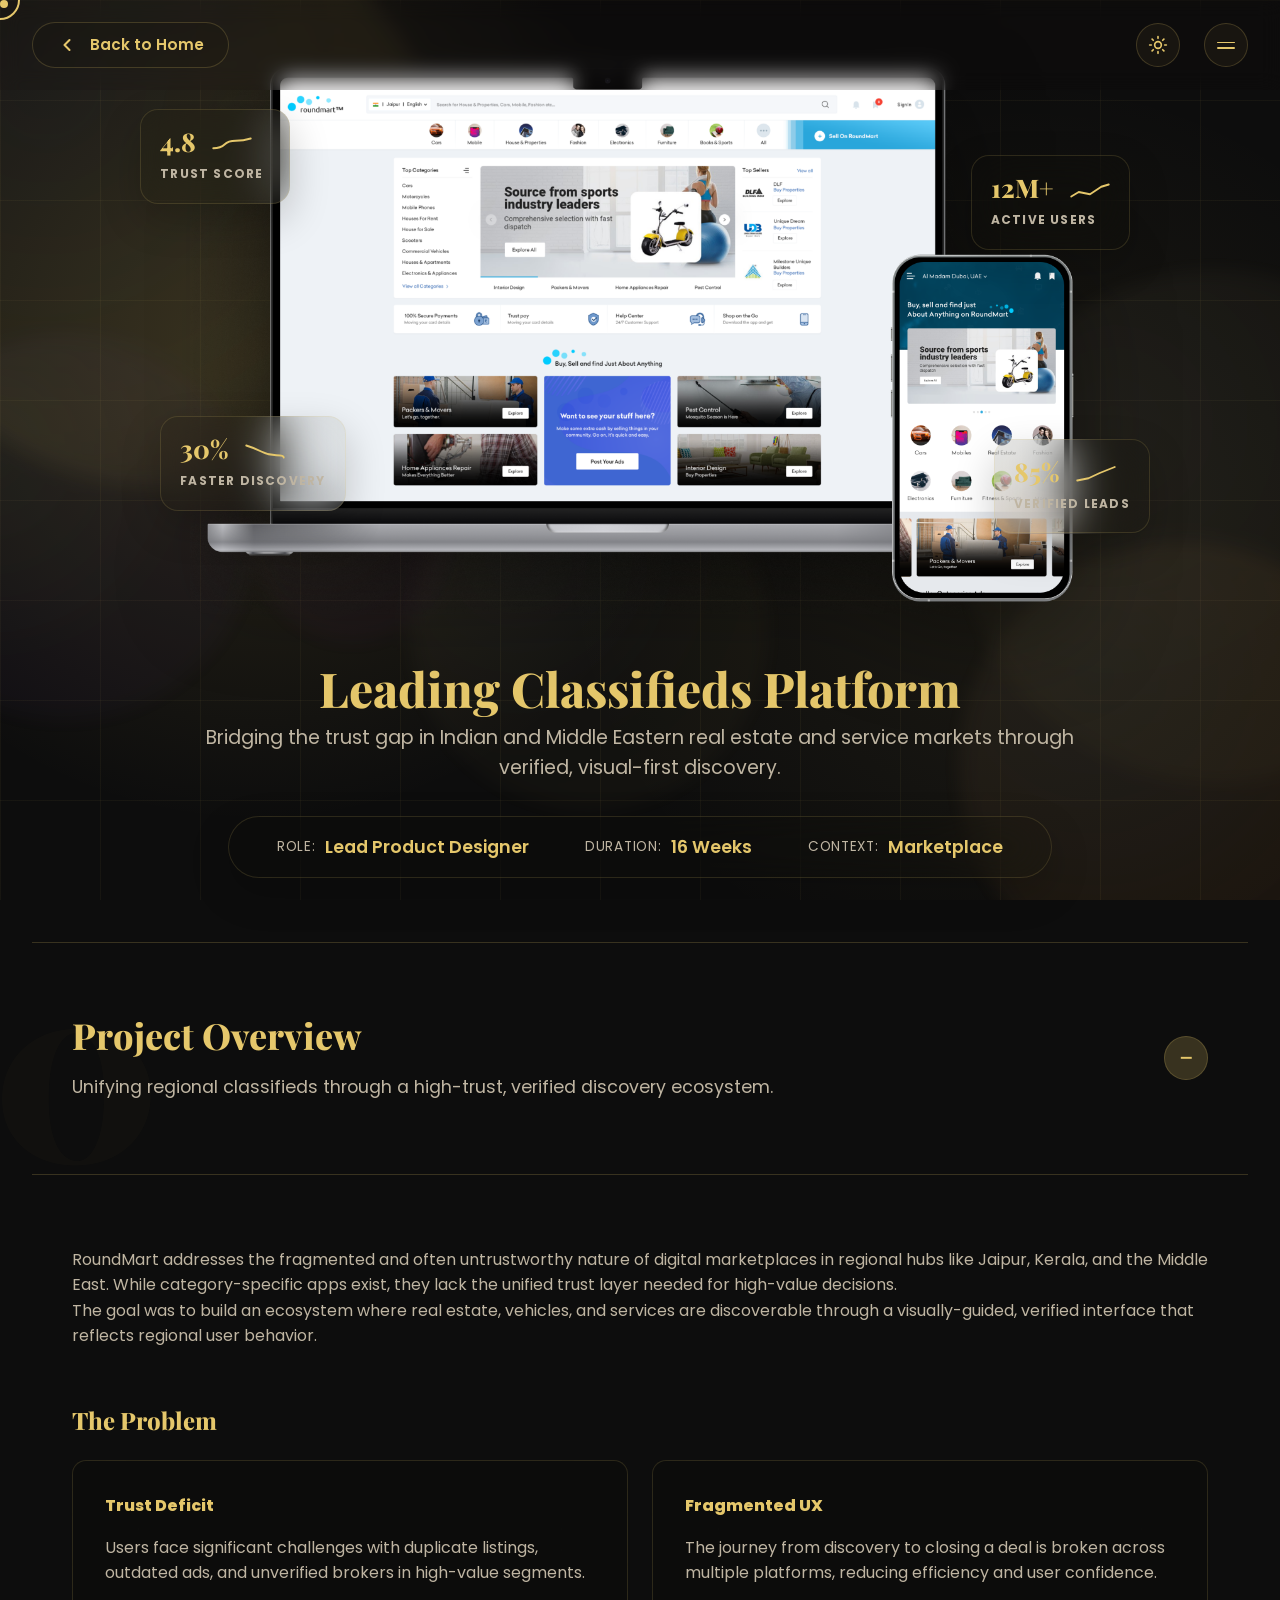
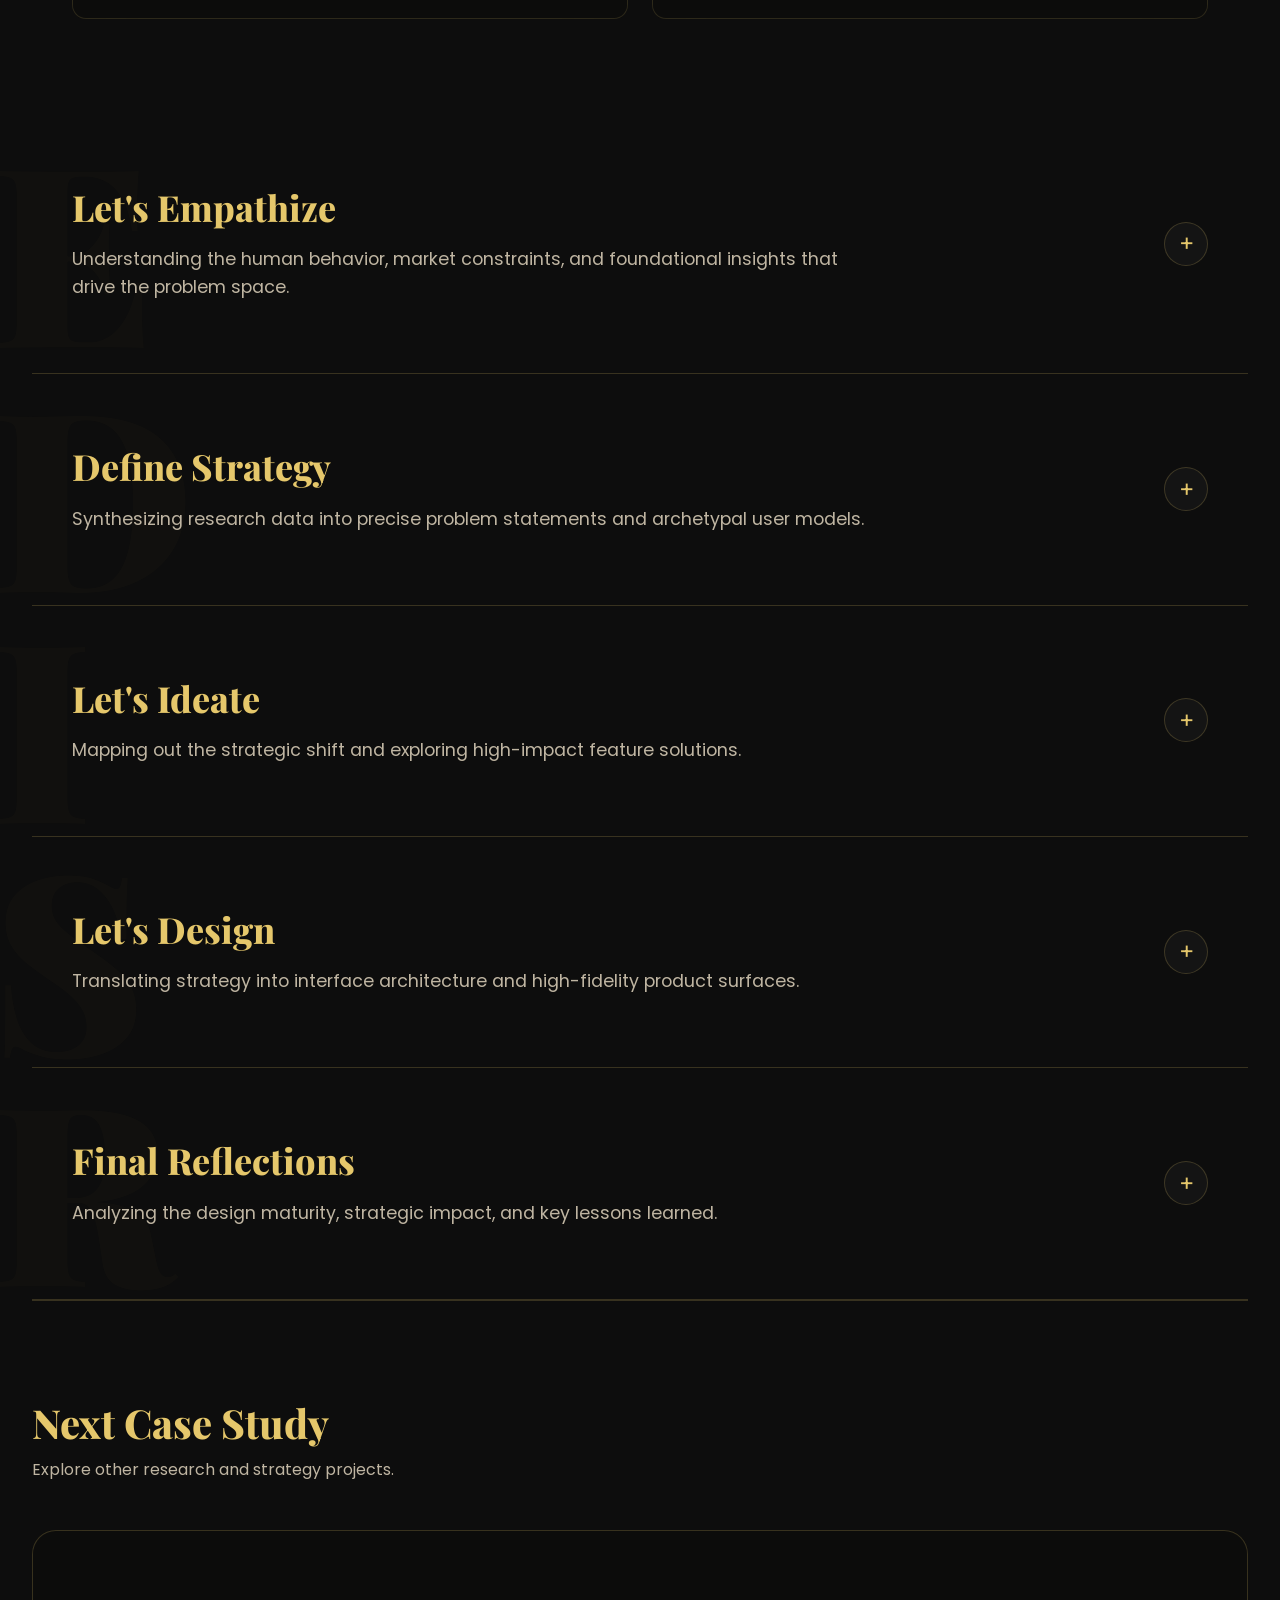
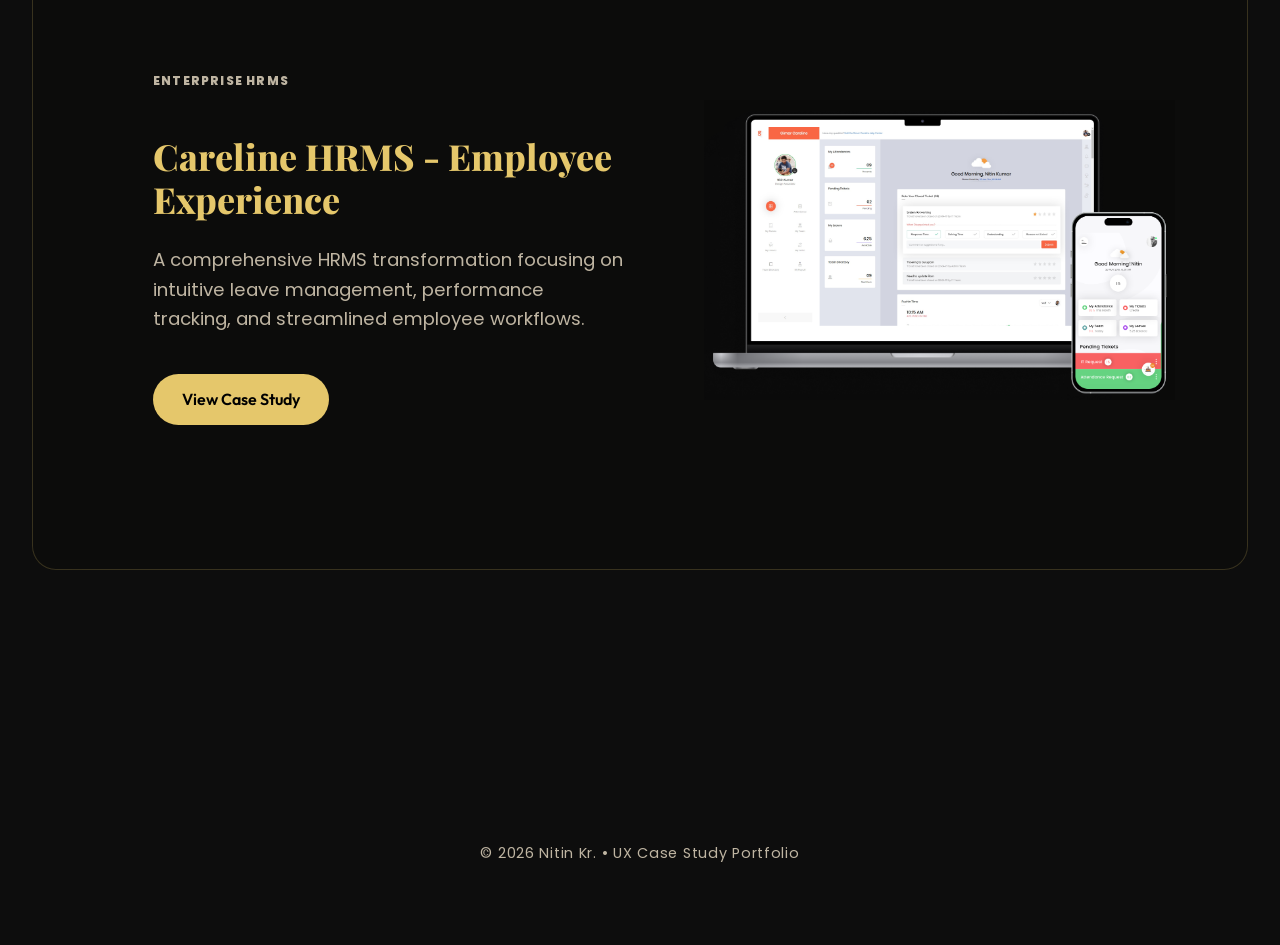
<file: RoundMart/index.html>
<!DOCTYPE html>
<!-- CASE STUDY PARENT TEMPLATE -->
<!-- Based on Swiggy Daily Case Study -->
<html lang="en">

<head>
    <meta charset="UTF-8">
    <meta name="viewport" content="width=device-width, initial-scale=1.0">
    <title>RoundMart: The Future of Trustworthy Local Discovery | UX Case Study</title>
    <link
        href="https://fonts.googleapis.com/css2?family=Playfair+Display:ital,wght@0,400;0,700;0,900;1,400&family=Poppins:wght@100;300;400;500;600;700&family=Outfit:wght@400;600;800;900&family=Inter:wght@300;400;500;600;700&display=swap"
        rel="stylesheet">
    <link rel="stylesheet" href="../assets/css/styles.css">
    <link rel="stylesheet" href="../assets/css/design-system.css">
    <link rel="stylesheet" href="../assets/css/case_study.css">
    <script>
        // --- High-Fidelity Theme Engine ---
        (function() {
            const savedTheme = localStorage.getItem('theme') || 'dark';
            document.documentElement.setAttribute('data-theme', savedTheme);
            if (savedTheme === 'light') {
                document.documentElement.classList.remove('dark-mode');
            } else {
                document.documentElement.classList.add('dark-mode');
            }
        })();
    </script>
    <style>
        /* NUCLEAR FIX FOR WHITE MARGIN AND THEME SYNC */
        html,
        body {
            width: 100% !important;
            margin: 0 !important;
            padding: 0 !important;
            overflow-x: hidden !important;
            background-color: var(--bg-main) !important;
            min-height: 100vh !important;
        }

        .case-study-main .canvas-wrapper {
            max-width: 1400px !important;
            margin: 0 auto !important;
            float: none !important;
            position: relative !important;
            left: auto !important;
            right: auto !important;
        }

        .show-mobile-only {
            display: none;
        }

        nav {
            left: 0 !important;
            right: 0 !important;
            width: auto !important;
        }

        .cs-map-container {
            width: 100%;
            margin: 0 0 4rem 0;
            background: var(--bg-card);
            border: 1px solid var(--border-medium);
            border-radius: 32px;
            padding: 5rem 4rem;
            position: relative;
            overflow: hidden;
            backdrop-filter: blur(10px);
            transition: var(--transition);
        }

        .cs-map-container:hover {
            border-color: var(--accent-30);
            transform: translateY(-5px);
            box-shadow: 0 15px 35px rgba(0, 0, 0, 0.2);
        }

        .cs-map-title {
            text-align: center;
            font-size: 0.9rem;
            font-weight: 900;
            text-transform: uppercase;
            letter-spacing: 0.3em;
            color: var(--text-secondary);
            /* Vibrant Gold/Yellow */
            margin-bottom: 5rem;
        }

        .cs-map-canvas {
            width: 100%;
            aspect-ratio: 16/9;
            position: relative;
            border-left: 2.5px solid var(--border-medium);
            border-bottom: 2.5px solid var(--border-medium);
            margin: 0 auto;
            max-width: 1000px;
        }

        .cs-axis-label {
            position: absolute;
            font-size: 0.75rem;
            font-weight: 800;
            color: var(--text-secondary);
            text-transform: uppercase;
            white-space: nowrap;
        }

        .axis-y-title {
            top: 50%;
            left: -80px;
            transform: translateY(-50%) rotate(-90deg);
            letter-spacing: 0.15em;
        }

        .axis-x-title {
            bottom: -70px;
            left: 50%;
            transform: translateX(-50%);
            letter-spacing: 0.15em;
        }

        .label-high-y {
            top: 0;
            left: -50px;
            color: var(--text-secondary);
        }

        .label-med-y {
            top: 50%;
            left: -50px;
            transform: translateY(-50%);
            color: var(--text-secondary);
        }

        .label-low-y {
            bottom: 0;
            left: -50px;
            color: var(--text-secondary);
        }

        .label-high-x {
            right: 0;
            bottom: -35px;
            color: var(--text-secondary);
        }

        .label-med-x {
            left: 50%;
            bottom: -35px;
            transform: translateX(-50%);
            color: var(--text-secondary);
        }

        .label-low-x {
            left: 0;
            bottom: -35px;
            color: var(--text-secondary);
        }

        .cs-map-point {
            position: absolute;
            padding: 1.2rem 1.8rem;
            border-radius: 16px;
            background: var(--bg-main);
            border: 1px solid var(--border-medium);
            box-shadow: var(--shadow-soft);
            display: flex;
            flex-direction: column;
            gap: 0.4rem;
            transition: all 0.4s cubic-bezier(0.4, 0, 0.2, 1);
            z-index: 5;
            transform: translate(-50%, 50%);
            min-width: 160px;
        }

        .cs-map-point:hover {
            transform: translate(-50%, 50%) translateY(-10px);
            border-color: var(--accent);
            box-shadow: var(--shadow-medium);
            z-index: 10;
        }

        .cs-map-point h5 {
            margin: 0;
            font-size: 1rem;
            font-weight: 800;
        }

        .cs-map-point p {
            margin: 0;
            font-size: 0.8rem;
            color: var(--text-secondary);
            line-height: 1.3;
        }

        /* Positions and Colors to match image */
        .point-restaurants {
            border-color: #4285F4;
            left: 15%;
            bottom: 80%;
        }

        .point-restaurants h5 {
            color: #4285F4;
        }

        .point-tiffin {
            border-color: var(--text-secondary);
            left: 20%;
            bottom: 35%;
        }

        .point-tiffin h5 {
            color: var(--text-secondary);
        }

        .point-cooking {
            border-color: #34A853;
            left: 60%;
            bottom: 60%;
        }

        .point-cooking h5 {
            color: #34A853;
        }

        .point-delivery {
            border-color: #EA4335;
            left: 55%;
            bottom: 15%;
        }

        .point-delivery h5 {
            color: #EA4335;
        }

        /* Target Zone Rectangle - Restored and Balanced */
        .cs-target-zone {
            position: absolute;
            border: 2px dashed var(--accent);
            border-radius: 32px;
            left: 80%;
            bottom: 85%;
            transform: translate(-50%, 50%);
            display: flex;
            align-items: center;
            justify-content: center;
            z-index: 4;
            background: rgba(255, 204, 0, 0.03);
            width: 280px;
            /* Balanced padding around the 200px box */
            height: 200px;
            /* Balanced padding around the 140px box */
        }

        .cs-map-point.point-solution {
            background: var(--accent);
            color: #fff;
            border-color: var(--text-secondary);
            position: relative;
            left: auto;
            bottom: auto;
            transform: none;
            padding: 0;
            /* Removing padding to use flex-centering with fixed dimensions */
            width: 200px;
            height: 140px;
            display: flex;
            flex-direction: column;
            justify-content: center;
            align-items: center;
            box-shadow: 0 0 50px rgba(255, 204, 0, 0.4);
            text-align: center;
            gap: 0.2rem;
        }

        .cs-map-point.point-solution h5 {
            color: #fff;
            font-size: 1.1rem;
            text-transform: uppercase;
            letter-spacing: 0.05em;
            margin: 0;
            line-height: 1.2;
        }

        .cs-map-point.point-solution p {
            color: #fff;
            font-weight: 700;
            font-size: 0.85rem;
            margin: 0;
            line-height: 1.2;
            max-width: 80%;
        }

        body.dark-mode .cs-map-point.point-solution,
        body.dark-mode .cs-map-point.point-solution h5,
        body.dark-mode .cs-map-point.point-solution p {
            color: #000 !important;
        }

        /* Dark Mode Chart Background Overrides */
        body.dark-mode .cs-map-container,
        body.dark-mode .cs-flow-container,
        body.dark-mode .cs-pyramid-container,
        body.dark-mode .cs-persona,
        body.dark-mode .cs-journey-wrapper,
        body.dark-mode .cs-ideas-board,
        body.dark-mode .cs-idea-cluster,
        body.dark-mode .cs-matrix-container,
        body.dark-mode .cs-arch-container,
        body.dark-mode .cs-flow-viewport,
        body.dark-mode .cs-hifi-container,
        body.dark-mode .cs-metric-card,
        body.dark-mode .cs-affinity-cluster,
        body.dark-mode .cs-empathy-grid,
        body.dark-mode .cs-metrics-grid {
            background: rgba(255, 255, 255, 0.03) !important;
        }

        body.dark-mode .cs-flow-node,
        body.dark-mode .cs-flow-decision {
            background: var(--bg-card-heavy) !important;
            border-color: var(--border-medium) !important;
        }

        .cs-map-caption {
            text-align: center;
            font-size: 0.85rem;
            font-style: italic;
            color: rgba(255, 255, 255, 0.3);
            margin-top: 6rem;
            letter-spacing: 0.05em;
        }

        /* Mobile Map View Styles */
        .cs-map-mobile-view,
        .cs-map-mobile-view * {
            box-sizing: border-box !important;
        }

        .cs-map-mobile-view {
            display: none;
            flex-direction: column;
            gap: 0.75rem;
            width: 100%;
        }

        @media (max-width: 768px) {
            .cs-map-container {
                padding: 2.5rem 1.25rem !important;
                margin: 2rem 0 !important;
                background: var(--bg-card) !important;
                backdrop-filter: var(--blur-glass) !important;
                -webkit-backdrop-filter: var(--blur-glass) !important;
                border: 1px solid var(--border-medium) !important;
                width: 100% !important;
                overflow: hidden !important;
                border-radius: 24px !important;
            }

            .cs-map-canvas,
            .cs-map-title,
            .cs-map-caption {
                display: none !important;
            }

            .cs-map-mobile-view {
                display: flex;
            }
        }

        .cs-map-mobile-header {
            text-align: center;
            font-size: 0.75rem;
            font-weight: 900;
            color: var(--accent);
            text-transform: uppercase;
            letter-spacing: 0.25em;
            margin-bottom: 1rem;
        }

        .cs-map-mobile-solution-card {
            background: var(--accent-light);
            backdrop-filter: var(--blur-glass);
            -webkit-backdrop-filter: var(--blur-glass);
            border: 1px solid var(--accent-30);
            border-radius: 16px;
            padding: 1.25rem 1rem;
            position: relative;
            box-shadow: inset 0 0 50px rgba(0, 0, 0, 0.2), 0 8px 32px rgba(0, 0, 0, 0.4);
            margin-bottom: 0.5rem;
            width: 100%;
        }

        .solution-header {
            display: flex;
            justify-content: space-between;
            align-items: flex-start;
            margin-bottom: 0.75rem;
            gap: 0.5rem;
        }

        .solution-info h2 {
            color: var(--accent);
            font-family: var(--font-heading);
            font-size: 1.1rem;
            /* Reduced size by ~2px */
            font-weight: 800;
            margin: 0;
            letter-spacing: 0.05em;
            line-height: 1.1;
            font-variant: small-caps;
        }

        .solution-tagline {
            color: var(--text-secondary);
            font-family: var(--font-body);
            font-style: normal;
            font-weight: 500;
            font-size: 0.75rem;
            margin: 0.15rem 0 0;
            opacity: 0.8;
        }

        .market-leader-badge {
            background: var(--accent);
            color: #000;
            padding: 0.25rem 0.4rem;
            border-radius: 4px;
            font-family: var(--font-ui);
            font-size: 0.45rem;
            font-weight: 900;
            letter-spacing: 0.05em;
            white-space: nowrap;
            flex-shrink: 0;
        }

        .solution-metrics {
            display: flex;
            gap: 0.75rem;
            width: 100%;
        }

        .metric-item {
            display: flex;
            flex-direction: column;
            gap: 0.25rem;
            flex: 1;
            min-width: 0;
        }

        .metric-label {
            color: var(--text-secondary);
            font-family: var(--font-ui);
            font-size: 0.5rem;
            font-weight: 700;
            letter-spacing: 0.05em;
            text-transform: uppercase;
            opacity: 0.7;
        }

        .metric-progress {
            display: flex;
            gap: 2px;
        }

        .metric-progress .segment {
            flex: 1;
            height: 3px;
            background: rgba(255, 255, 255, 0.05);
            border-radius: 10px;
        }

        .metric-progress .segment.active {
            background: var(--accent);
            box-shadow: 0 0 5px rgba(229, 199, 107, 0.4);
        }

        .metric-value {
            color: var(--accent);
            font-family: var(--font-ui);
            font-size: 0.65rem;
            font-weight: 900;
            text-align: right;
            margin-top: 0.1rem;
        }

        /* Mobile Slider Styles */
        .cs-map-mobile-slider {
            display: flex;
            overflow-x: auto;
            scroll-snap-type: x mandatory;
            gap: 1rem;
            padding: 0.5rem 1.25rem 1.5rem;
            margin: 0 -1.25rem;
            scrollbar-width: none;
            -ms-overflow-style: none;
        }

        .cs-map-mobile-slider::-webkit-scrollbar {
            display: none;
        }

        /* Competitor Cards */
        .cs-map-mobile-competitor-card {
            background: var(--bg-card);
            backdrop-filter: var(--blur-glass);
            -webkit-backdrop-filter: var(--blur-glass);
            border: 1px solid var(--border-medium);
            border-radius: 10px;
            padding: 0.5rem 0.75rem 0.75rem;
            /* Top padding reduced to 8px */
            border-left: 3px solid transparent;
            display: flex;
            flex-direction: column;
            gap: 0.6rem;
            width: 100%;
            min-width: 75vw;
            flex: 0 0 75vw;
            scroll-snap-align: center;
        }

        .competitor-header {
            display: flex;
            flex-direction: column;
            align-items: flex-start;
            gap: 0.1rem;
        }

        .competitor-header h3 {
            font-size: 0.95rem;
            font-weight: 800;
            margin: 0;
            white-space: nowrap;
            line-height: 2px;
            /* As requested to eliminate space */
        }

        .competitor-quote {
            color: var(--text-secondary);
            font-style: normal;
            font-size: 0.65rem;
            margin: 0;
            text-align: left;
            opacity: 0.8;
            line-height: 1.2;
        }

        .competitor-metrics {
            display: grid;
            grid-template-columns: 1fr 1fr;
            gap: 0.35rem;
        }

        .comp-metric-box {
            background: rgba(255, 255, 255, 0.03);
            padding: 0.4rem 0.6rem;
            border-radius: 5px;
            display: flex;
            flex-direction: column;
            align-items: flex-start;
            gap: 0.1rem;
            border: 1px solid rgba(255, 255, 255, 0.05);
        }

        .comp-metric-box .label {
            color: var(--text-secondary);
            font-size: 0.45rem;
            font-weight: 700;
            letter-spacing: 0.05em;
            text-transform: uppercase;
            opacity: 0.6;
        }

        .comp-metric-box .value {
            color: var(--text-primary);
            font-size: 0.7rem;
            font-weight: 900;
        }

        /* Specific Card Colors */
        .cs-map-mobile-competitor-card.restaurants {
            border-left-color: #4285F4;
        }

        .cs-map-mobile-competitor-card.restaurants h3 {
            color: #4285F4;
        }

        .cs-map-mobile-competitor-card.restaurants .comp-metric-box:first-child .value {
            color: #4285F4;
        }

        .cs-map-mobile-competitor-card.cooking {
            border-left-color: #34A853;
        }

        .cs-map-mobile-competitor-card.cooking h3 {
            color: #34A853;
        }

        .cs-map-mobile-competitor-card.tiffin {
            border-left-color: var(--accent);
        }

        .cs-map-mobile-competitor-card.tiffin h3 {
            color: var(--accent);
        }

        .cs-map-mobile-competitor-card.delivery {
            border-left-color: #EA4335;
        }

        .cs-map-mobile-competitor-card.delivery h3 {
            color: #EA4335;
        }

        .cs-map-mobile-caption {
            text-align: center;
            font-size: 0.6rem;
            color: #444;
            text-transform: uppercase;
            letter-spacing: 0.1em;
            margin-top: 0rem;
            line-height: 1.4;
        }

        /* Light Mode Overrides for Map */


        /* --- GLOBAL SHADOWLESS GLASSMORPISM DESIGN SYSTEM --- */
        .cs-card,
        .cs-insight-card,
        .cs-final-idea-card,
        .cs-metric-card,
        .cs-idea-sticky,
        .cs-empathy-quadrant,
        .cs-pyramid-layer,
        .cs-affinity-cluster {
            background: var(--bg-card) !important;
            backdrop-filter: blur(20px) !important;
            -webkit-backdrop-filter: blur(20px) !important;
            box-shadow: none !important;
            border: 1px solid var(--border-medium) !important;
            transition: all 0.4s cubic-bezier(0.4, 0, 0.2, 1) !important;
        }

        .cs-card:hover,
        .cs-insight-card:hover,
        .cs-final-idea-card:hover,
        .cs-metric-card:hover,
        .cs-idea-sticky:hover,
        .cs-empathy-quadrant:hover,
        .cs-pyramid-layer:hover,
        .cs-affinity-cluster:hover {
            background: var(--bg-card-heavy) !important;
            border-color: var(--accent) !important;
            transform: translateY(-5px) !important;
            box-shadow: var(--shadow-lg) !important;
        }

        /* LIGHT MODE ADAPTATION */


        /* Light Mode Overrides for Pyramid */

        /* Light Mode Overrides for Flowchart */
        /* User Priority Pyramid Styles */
        .cs-pyramid-container {
            width: 100%;
            margin: 0 0 6rem 0;
            background: var(--bg-card);
            border: 1px solid var(--border-medium);
            border-radius: 24px;
            padding: 5rem 4rem;
            position: relative;
            overflow: hidden;
            display: flex;
            gap: 6rem;
            align-items: center;
            justify-content: center;
        }

        .cs-pyramid-axis {
            position: relative;
            height: 380px;
            width: 40px;

            display: flex;
            flex-direction: column;
            justify-content: space-between;
            padding: 5px 0;
            font-size: 0.75rem;
            font-weight: 700;
            color: var(--text-muted);
            text-transform: uppercase;
        }

        .cs-pyramid-axis::before {
            content: 'Frequency →';
            position: absolute;
            left: -75px;
            top: 50%;
            transform: translateY(-50%) rotate(-90deg);
            white-space: nowrap;
            color: var(--accent);
            letter-spacing: 0.1em;
        }

        .cs-pyramid-visual {
            width: 550px;
            display: flex;
            flex-direction: column;
            align-items: center;
            position: relative;
        }

        .cs-pyramid-layer {
            position: relative;
            width: 100%;
            height: 125px;
            background: rgba(var(--primary-rgb), 0.05);
            border: 1px solid var(--border-medium);
            margin-bottom: 3px;
            display: flex;
            align-items: center;
            justify-content: center;
            font-weight: 600;
            color: var(--accent);
            text-transform: uppercase;
            letter-spacing: 0.15em;
            transition: all 0.4s cubic-bezier(0.4, 0, 0.2, 1);
            font-size: 1rem; /* Exactly 16px */
        }

        .cs-pyramid-layer:hover {
            background: rgba(var(--primary-rgb), 0.1);
            transform: scale(1.03);
            z-index: 10;
            border-color: var(--accent);
        }

        .layer-primary {
            width: 65%;
            clip-path: polygon(15% 0%, 85% 0%, 100% 100%, 0% 100%);
            background: rgba(var(--primary-rgb), 0.15);
        }

        .layer-secondary {
            width: 85%;
            clip-path: polygon(10% 0%, 90% 0%, 100% 100%, 0% 100%);
        }

        .layer-low {
            width: 100%;
            clip-path: polygon(7% 0%, 93% 0%, 100% 100%, 0% 100%);
        }

        .cs-pyramid-labels {
            flex: 1;
            display: flex;
            flex-direction: column;
            justify-content: space-between;
            height: 380px;
            padding-left: 2rem;
            max-width: 350px;
        }

        .cs-pyramid-label-group {
            position: relative;
            padding: 1rem 0;
        }

        .cs-pyramid-label-group::before {
            content: '';
            position: absolute;
            left: -120px;
            top: 50%;
            width: 100px;
            border-top: 1px dashed var(--border-medium);
        }

        .cs-pyramid-label-group h4 {
            color: var(--accent);
            font-size: 1rem; /* Exactly 16px */
            margin-bottom: 0.4rem;
            font-weight: 600;
        }

        .cs-pyramid-label-group p {
            color: var(--text-secondary);
            font-size: 0.9rem;
            font-weight: 400;
        }

        @media (max-width: 992px) {
            .cs-pyramid-container {
                display: none !important;
            }

            .cs-pyramid-mobile {
                display: flex !important;
            }

            .cs-pyramid-section {
                padding: 2.5rem 1.25rem !important;
                margin: 2rem 0 !important;
                background: var(--bg-card) !important;
                backdrop-filter: var(--blur-glass) !important;
                -webkit-backdrop-filter: var(--blur-glass) !important;
                border: 1px solid var(--border-medium) !important;
                width: 100% !important;
                overflow: hidden !important;
                border-radius: 24px !important;
            }
        }

        .cs-pyramid-mobile-header {
            display: none;
            text-align: center;
            font-size: 0.75rem;
            font-weight: 900;
            color: var(--accent);
            text-transform: uppercase;
            letter-spacing: 0.25em;
            margin-bottom: 2rem;
        }

        @media (max-width: 992px) {
            .cs-pyramid-mobile-header {
                display: block;
            }

            .cs-section-subtitle.pyramid-title {
                display: none;
            }
        }

        .cs-pyramid-mobile {
            display: none;
            flex-direction: column;
            gap: 0;
            padding: 1rem 0;
            width: 100%;
        }

        .pyramid-mobile-item {
            display: flex;
            flex-direction: column;
            align-items: center;
            gap: 1.5rem;
            width: 100%;
        }

        .cs-pyramid-mobile .cs-pyramid-layer {
            height: auto;
            min-height: 110px;
            padding: 1.25rem 2rem;
            display: flex;
            flex-direction: column;
            justify-content: center;
            align-items: center;
            gap: 0.35rem;
            margin-bottom: 0;
            background: var(--accent-light) !important;
            border: 1px solid rgba(229, 199, 107, 0.2);
            box-shadow: inset 0 0 50px rgba(0, 0, 0, 0.2) !important;
            width: 100%;
            max-width: 320px;
            text-align: center;
        }

        .cs-pyramid-mobile .cs-pyramid-layer .layer-title {
            font-weight: 600;
            letter-spacing: 0.15em;
            color: var(--accent);
            text-transform: uppercase;
            opacity: 0.6;
            margin-bottom: 0.2rem;
            font-size: 0.5rem;
        }

        .cs-pyramid-mobile .cs-pyramid-layer h4 {
            color: var(--accent);
            font-size: 0.75rem;
            margin: 0;
            font-weight: 600;
            line-height: 1.1;
            text-transform: uppercase;
            letter-spacing: 0.05em;
        }

        .cs-pyramid-mobile .cs-pyramid-layer p {
            color: var(--text-secondary);
            font-size: 0.55rem;
            margin: 0.1rem 0 0;
            opacity: 0.7;
            line-height: 1.2;
            font-weight: 600;
            text-transform: uppercase;
            letter-spacing: 0.05em;
        }

        .cs-pyramid-mobile .layer-primary {
            width: 85%;
            clip-path: polygon(12% 0%, 88% 0%, 100% 100%, 0% 100%);
        }

        .cs-pyramid-mobile .layer-secondary {
            width: 92%;
            clip-path: polygon(8% 0%, 92% 0%, 100% 100%, 0% 100%);
        }

        .cs-pyramid-mobile .layer-low {
            width: 100%;
            clip-path: polygon(5% 0%, 95% 0%, 100% 100%, 0% 100%);
        }

        .cs-section-subtitle.pyramid-title {
            position: relative;
            padding-bottom: 1rem;
        }


        /* Research Approach Flowchart Styles */
        .cs-flow-container {
            width: 100%;
            margin: 0 0 6rem 0;
            background: var(--bg-card);
            background-image: 
                linear-gradient(rgba(229, 199, 107, 0.05) 1px, transparent 1px),
                linear-gradient(90deg, rgba(229, 199, 107, 0.05) 1px, transparent 1px);
            background-size: 40px 40px;
            border: 1px solid var(--border-medium);
            border-radius: 32px;
            padding: 5rem 4rem;
            position: relative;
            overflow: hidden;
            display: flex;
            flex-direction: column;
            align-items: center;
            gap: 2rem;
            backdrop-filter: blur(10px);
        }

        .cs-flow-box {
            padding: 2rem 4rem;
            border: 2px solid rgba(229, 199, 107, 0.2);
            border-radius: 16px;
            background: var(--bg-card);
            text-align: center;
            position: relative;
            z-index: 2;
            transition: all 0.3s cubic-bezier(0.4, 0, 0.2, 1);
            min-width: 450px;
            box-shadow: 0 4px 20px rgba(0, 0, 0, 0.05);
        }

        .cs-flow-box:hover {
            border-color: var(--accent);
            background: var(--accent-light);
            transform: translateY(-5px);
            box-shadow: 0 10px 30px rgba(229, 199, 107, 0.1);
        }

        .cs-flow-box h4 {
            color: var(--accent);
            font-size: 0.9rem;
            margin-bottom: 0.8rem;
            text-transform: uppercase;
            letter-spacing: 0.3em;
            font-weight: 800;
        }

        .cs-flow-box p {
            color: var(--text-secondary);
            font-size: 1rem;
            font-weight: 500;
            margin: 0;
            opacity: 0.9;
        }

        .cs-flow-line {
            width: 1px;
            height: 40px;
            background: var(--border-medium);
        }

        .cs-flow-split {
            display: flex;
            gap: 2rem;
            width: 100%;
            justify-content: center;
            position: relative;
            margin-top: 30px;
        }

        .cs-flow-split::before {
            content: '';
            position: absolute;
            top: -30px;
            width: 50%;
            height: 30px;
            border-top: 1px solid var(--border-medium);

            border-right: 1px solid var(--border-medium);
        }

        .cs-flow-branch {
            display: flex;
            flex-direction: column;
            align-items: center;
            gap: 1.5rem;
            flex: 1;
            max-width: 420px;
        }

        .cs-branch-type {
            padding: 3rem 2rem;
            border-radius: 24px;
            width: 100%;
            text-align: center;
            border: 2px solid transparent;
            transition: all 0.4s cubic-bezier(0.4, 0, 0.2, 1);
        }

        .type-qual {
            border-color: rgba(66, 185, 159, 0.2);
            background: rgba(66, 185, 159, 0.03);
        }

        .type-quant {
            border-color: rgba(234, 67, 53, 0.2);
            background: rgba(234, 67, 53, 0.03);
        }

        .type-qual h4 {
            color: #42b99f;
            font-size: 1.8rem;
            font-weight: 900;
            margin-bottom: 0.6rem;
            letter-spacing: -0.02em;
        }

        .type-quant h4 {
            color: #ea4335;
            font-size: 1.8rem;
            font-weight: 900;
            margin-bottom: 0.6rem;
            letter-spacing: -0.02em;
        }

        .cs-branch-type p {
            font-size: 1.1rem;
            font-weight: 600;
            color: var(--text-secondary);
            margin: 0;
        }

        .cs-branch-result {
            padding: 1.5rem 2rem;
            border-radius: 12px;
            font-weight: 800;
            font-size: 0.95rem;
            width: 100%;
            text-align: center;
            box-shadow: 0 12px 24px rgba(0, 0, 0, 0.15);
            transition: transform 0.3s ease;
            white-space: nowrap;
        }

        .result-qual {
            background: #42b99f;
            color: #fff;
        }

        .result-quant {
            background: #ea4335;
            color: #fff;
        }

        @media (max-width: 992px) {
            .cs-research-section {
                padding: 1rem 0 !important;
                margin: 2rem 0 !important;
                background: none !important;
                backdrop-filter: none !important;
                -webkit-backdrop-filter: none !important;
                border: none !important;
                border-radius: 0 !important;
                width: 100% !important;
                box-sizing: border-box !important;
                overflow-x: hidden !important;
                display: flex !important;
                flex-direction: column !important;
                align-items: center !important;
            }

            /* Remove outer parent box for Affinity Mapping on mobile */
            .cs-affinity-board,
            body.dark-mode .cs-affinity-board {
                background: none !important;
                backdrop-filter: none !important;
                -webkit-backdrop-filter: none !important;
                border: none !important;
                box-shadow: none !important;
                padding: 0 !important;
                border-radius: 0 !important;
                display: flex !important;
                flex-direction: row !important;
                gap: 1rem !important;
                width: 100% !important;
                overflow-x: auto !important;
                scroll-snap-type: x mandatory !important;
                -webkit-overflow-scrolling: touch !important;
                scrollbar-width: none !important;
            }

            .cs-affinity-board::-webkit-scrollbar {
                display: none !important;
            }

            /* Full-width cluster cards on mobile - horizontal scroll */
            .cs-affinity-cluster {
                width: 100% !important;
                min-width: 85vw !important;
                max-width: 85vw !important;
                box-sizing: border-box !important;
                flex-shrink: 0 !important;
                scroll-snap-align: start !important;
            }

            /* User Persona Mobile Enhancements */
            .cs-persona,
            body.dark-mode .cs-persona {
                background: none !important;
                border: none !important;
                backdrop-filter: none !important;
                -webkit-backdrop-filter: none !important;
                padding: 0 !important;
                display: flex !important;
                flex-direction: column !important;
                gap: 1.5rem !important;
            }

            .cs-persona-left {
                width: 100% !important;
                padding: 2rem !important;
                border: 1px solid rgba(229, 199, 107, 0.2) !important;
                border-radius: 14px !important;
                background: var(--bg-card) !important;
                box-sizing: border-box !important;
                text-align: center !important;
            }

            .cs-persona-details {
                padding: 0 !important;
                display: flex !important;
                flex-direction: row !important;
                gap: 1rem !important;
                overflow-x: auto !important;
                scroll-snap-type: x mandatory !important;
                -webkit-overflow-scrolling: touch !important;
                scrollbar-width: none !important;
                padding-bottom: 0.5rem !important;
            }

            .cs-persona-details::-webkit-scrollbar {
                display: none !important;
            }

            .cs-persona-section {
                padding: 1.5rem !important;
                border: 1px solid rgba(229, 199, 107, 0.2) !important;
                border-radius: 14px !important;
                background: var(--bg-card) !important;
                box-sizing: border-box !important;
                min-width: 85vw !important;
                max-width: 85vw !important;
                flex-shrink: 0 !important;
                scroll-snap-align: start !important;
            }

            .cs-persona-problem {
                padding: 1.5rem !important;
                border: 1px solid rgba(229, 199, 107, 0.2) !important;
                border-radius: 14px !important;
                background: var(--bg-card) !important;
                margin: 0 !important;
                box-sizing: border-box !important;
            }

            .cs-persona-left .cs-persona-problem {
                margin-top: 1.5rem !important;
                border-radius: 12px !important;
                background: #1c1b16 !important; /* Specific dark warmth from reference */
                border: 1px solid rgba(229, 199, 107, 0.1) !important;
            }

            .show-mobile-only {
                display: block !important;
            }

            .hide-mobile {
                display: none !important;
            }

            /* Remove outer parent box for Discover Ideas on mobile */
            .cs-ideas-board,
            body.dark-mode .cs-ideas-board {
                background: none !important;
                backdrop-filter: none !important;
                -webkit-backdrop-filter: none !important;
                border: none !important;
                box-shadow: none !important;
                padding: 0 !important;
                border-radius: 0 !important;
                margin: 2rem 0 !important;
                display: flex !important;
                flex-direction: row !important;
                gap: 1rem !important;
                overflow-x: auto !important;
                scroll-snap-type: x mandatory !important;
                -webkit-overflow-scrolling: touch !important;
                scrollbar-width: none !important;
                padding-bottom: 0.5rem !important;
            }

            .cs-ideas-board::-webkit-scrollbar {
                display: none !important;
            }

            .cs-idea-cluster {
                border: 1px solid rgba(229, 199, 107, 0.2) !important;
                border-radius: 14px !important;
                background: var(--bg-card) !important;
                padding: 1.5rem !important;
                min-width: 85vw !important;
                max-width: 85vw !important;
                flex-shrink: 0 !important;
                scroll-snap-align: start !important;
            }

            .cs-research-mobile-header {
                display: none !important;
            }

            /* Strategic Pivot Mobile Enhancements */
            .cs-pivot-container,
            body.dark-mode .cs-pivot-container {
                background: none !important;
                border: none !important;
                backdrop-filter: none !important;
                -webkit-backdrop-filter: none !important;
                padding: 0 !important;
                border-radius: 0 !important;
            }

            .cs-pivot-box {
                background: var(--accent-light) !important;
                border: 1px solid var(--accent-30) !important;
                border-radius: 14px !important;
                padding: 2rem !important;
                box-sizing: border-box !important;
                flex: 0 0 85% !important;
                scroll-snap-align: start !important;
                text-align: left !important;
                margin-right: 1rem !important;
            }

            .cs-pivot-box.box-to {
                margin-right: 0 !important;
            }

            .cs-arch-footer {
                padding: 1.5rem !important;
                width: 100% !important;
                box-sizing: border-box !important;
            }

            .cs-arch-footer h4 {
                font-size: 1.2rem !important;
                line-height: 1.4 !important;
                margin-bottom: 0.75rem !important;
            }

            .cs-arch-footer p {
                font-size: 0.9rem !important;
                line-height: 1.6 !important;
            }

            /* High-Fidelity Spacing Fix */
            .cs-hifi-container {
                margin-bottom: 2rem !important;
            }

            .cs-hifi-features {
                margin-top: 2rem !important;
            }

            /* Comparison Carousel Spacing */
            .cs-comparison-grid {
                margin-top: 2rem !important;
            }

            .cs-comparison-card {
                min-height: 300px !important;
                flex: 0 0 85% !important;
                scroll-snap-align: start !important;
                margin-right: 1rem !important;
            }

            .cs-comparison-label {
                top: 1rem !important;
                left: 1rem !important;
                padding: 0.4rem 1rem !important;
                font-size: 0.6rem !important;
            }
        }

        /* Comparison Section Styles */
        .cs-comparison-label {
            position: absolute;
            top: 2rem;
            left: 2rem;
            background: #d4af37;
            color: #000;
            padding: 0.5rem 1.5rem;
            border-radius: 50px;
            font-size: 0.7rem;
            font-weight: 800;
            text-transform: uppercase;
            letter-spacing: 0.1em;
            z-index: 10;
        }

        .cs-comparison-placeholder {
            flex-grow: 1;
            display: flex;
            align-items: center;
            justify-content: center;
            background: rgba(0, 0, 0, 0.2);
        }

        .placeholder-text {
            color: var(--text-secondary);
            font-weight: 700;
            text-transform: uppercase;
            letter-spacing: 0.1em;
            font-size: 0.8rem;
        }

        /* Desktop specific pivot layout to maintain original design */
        @media (min-width: 993px) {
            .cs-pivot-box.box-from {
                border-right: 1px solid var(--accent-30);
                padding-right: 2rem;
            }
            .cs-pivot-box.box-to {
                padding-left: 2rem;
            }
        }
        @media (max-width: 992px) {
            .cs-section-subtitle {
                display: block !important;
                font-family: 'Playfair Display', serif !important;
                font-size: 24px !important;
                font-weight: 700 !important;
                color: var(--accent) !important;
                text-transform: none !important;
                letter-spacing: 0 !important;
                margin-top: 2rem !important;
                margin-bottom: 2rem !important;
                text-align: left !important;
                width: 100% !important;
            }

            .cs-flow-container,
            .cs-flow-split,
            .cs-flow-branch,
            .branch-quant,
            .branch-qual,
            body.dark-mode .cs-flow-container,
            body.dark-mode .cs-flow-split,
            body.dark-mode .cs-flow-branch {
                display: flex !important;
                flex-direction: column !important;
                align-items: center !important;
                justify-content: center !important;
                gap: 0.5rem !important;
                width: 100% !important;
                max-width: 100% !important;
                background: transparent !important;
                border: none !important;
                margin-left: 0 !important;
                margin-right: 0 !important;
                padding-left: 0 !important;
                padding-right: 0 !important;
                box-sizing: border-box !important;
                position: relative !important;
                left: auto !important;
                right: auto !important;
                transform: none !important;
            }

            .cs-flow-split::before,
            .cs-flow-split::after,
            .cs-flow-branch::after {
                display: none !important;
            }

            .branch-quant,
            .branch-qual {
                background: var(--bg-card) !important;
                border: 1px solid rgba(229, 199, 107, 0.2) !important;
                border-radius: 14px !important;
                padding: 1rem !important;
                width: 100% !important;
                box-sizing: border-box !important;
            }

            .cs-flow-box {
                padding: 0.75rem 1rem !important;
                min-width: 0 !important;
                width: 100% !important;
                max-width: 100% !important;
                border-radius: 14px !important;
                /* Sophisticated 14px radius */
                background: var(--bg-card) !important;
                border: 1px solid rgba(229, 199, 107, 0.2) !important;
                box-shadow: none !important;
                text-align: center !important;
                box-sizing: border-box !important;
                margin: 0 auto !important;
            }

            .cs-flow-box h4 {
                font-size: 0.8rem !important;
                margin-bottom: 0.4rem !important;
                color: var(--accent) !important;
                text-transform: uppercase !important;
                letter-spacing: 0.12em !important;
                text-align: center !important;
            }

            .cs-flow-box p {
                font-size: 0.75rem !important;
                color: var(--text-secondary) !important;
                opacity: 0.9;
                line-height: 1.4 !important;
                text-align: center !important;
                margin: 0 !important;
            }

            .cs-flow-line {
                width: 1px !important;
                height: 8px !important;
                background: var(--border-medium) !important;
                margin: 0 auto !important;
                display: block !important;
            }

            .cs-flow-branch::before {
                content: '' !important;
                width: 1px !important;
                height: 8px !important;
                background: var(--border-medium) !important;
                display: block !important;
                margin: 0 auto !important;
            }

            .cs-branch-type {
                padding: 0.6rem 1rem !important;
                border-radius: 14px !important;
                /* Sophisticated 14px radius */
                background: var(--bg-card) !important;
                border: 1px solid rgba(229, 199, 107, 0.2) !important;
                width: 100% !important;
                max-width: 100% !important;
                box-sizing: border-box !important;
                text-align: center !important;
                margin: 0 auto !important;
            }

            .cs-branch-type h4 {
                font-size: 1rem !important;
                margin-bottom: 0.3rem !important;
                text-align: center !important;
                width: 100% !important;
            }

            .cs-branch-type p {
                font-size: 0.75rem !important;
                text-align: center !important;
                width: 100% !important;
                margin: 0 !important;
            }

            .cs-branch-result {
                width: 100% !important;
                max-width: 100% !important;
                border-radius: 14px !important;
                /* Sophisticated 14px radius */
                padding: 0.75rem 0.5rem !important;
                font-size: 0.7rem !important;
                font-weight: 700 !important;
                margin: 8px auto 0 !important;
                text-transform: none !important;
                position: relative;
                box-sizing: border-box !important;
                display: flex !important;
                align-items: center !important;
                justify-content: center !important;
                text-align: center !important;
                border: 1px solid rgba(229, 199, 107, 0.2) !important;
            }
        }






        .cs-research-mobile-header {
            display: none;
        }

        /* Refined Empathy Map Styles */
        .cs-empathy-container {
            width: 100%;
            margin: 6rem 0;
            background: var(--bg-card);
            border: 1px solid var(--border-medium);
            border-radius: 32px;
            padding: 5rem;
            position: relative;
        }

        .cs-empathy-grid {
            display: grid;
            grid-template-columns: 1fr 1fr;
            grid-template-rows: 1fr 1fr;
            gap: 2.5rem;
            position: relative;
        }

        .cs-empathy-quadrant {
            border-radius: 20px;
            padding: 3rem;
            min-height: 240px;
            display: flex;
            flex-direction: column;
            gap: 1.5rem;
            backdrop-filter: blur(5px);
            border: 1px solid var(--border-medium);
        }

        .cs-empathy-quadrant.q-says {
            background: rgba(59, 130, 246, 0.05);
        }

        .cs-empathy-quadrant.q-thinks {
            background: rgba(16, 185, 129, 0.05);
        }

        .cs-empathy-quadrant.q-does {
            background: rgba(245, 158, 11, 0.05);
        }

        .cs-empathy-quadrant.q-feels {
            background: rgba(239, 68, 68, 0.05);
        }

        .cs-empathy-header {
            font-size: 0.8rem;
            font-weight: 900;
            text-transform: uppercase;
            letter-spacing: 0.25em;
            margin-bottom: 1rem;
        }

        .cs-empathy-content p {
            font-size: 1rem;
            line-height: 1.7;
            color: var(--text-secondary);
            margin-bottom: 1.2rem;
        }

        .cs-empathy-center-node {
            position: absolute;
            top: 50%;
            left: 50%;
            transform: translate(-50%, -50%);
            width: 140px;
            height: 140px;
            background: var(--bg-main);
            border: 2px solid var(--accent);
            border-radius: 50%;
            display: flex;
            flex-direction: column;
            align-items: center;
            justify-content: center;
            z-index: 100;
            box-shadow: 0 0 50px var(--accent-light);
        }

        .cs-empathy-center-node svg {
            color: var(--accent);
            margin-bottom: 0.8rem;
        }

        .cs-empathy-center-node span {
            color: var(--accent);
            font-size: 0.75rem;
            font-weight: 800;
            text-transform: uppercase;
            letter-spacing: 0.1em;
            text-align: center;
        }

        @media (max-width: 1024px) {
            .cs-empathy-container {
                padding: 3rem;
            }

            .cs-empathy-center-node {
                display: none;
            }

            .cs-empathy-grid {
                grid-template-columns: 1fr;
            }
        }

        @media (max-width: 992px) {
            .cs-empathy-container,
            body.dark-mode .cs-empathy-container {
                padding: 0 !important;
                border-radius: 0 !important;
                background: none !important;
                backdrop-filter: none !important;
                -webkit-backdrop-filter: none !important;
                border: none !important;
                box-shadow: none !important;
                margin: 1rem 0 !important;
            }

            .cs-empathy-grid {
                display: flex !important;
                flex-direction: row !important;
                overflow-x: auto !important;
                scroll-snap-type: x mandatory !important;
                -webkit-overflow-scrolling: touch !important;
                scrollbar-width: none !important;
                gap: 1rem !important;
                padding-bottom: 0.5rem !important;
            }

            .cs-empathy-grid::-webkit-scrollbar {
                display: none !important;
            }

            .cs-empathy-quadrant {
                min-width: 85vw !important;
                max-width: 85vw !important;
                flex-shrink: 0 !important;
                scroll-snap-align: start !important;
                min-height: auto !important;
                padding: 1.5rem !important;
                border-radius: 14px !important;
            }
        }

        /* Journey Map Styles */
        .cs-journey-wrapper {
            width: 100%;
            margin: 6rem 0;
            background: var(--bg-card);
            border: 1px solid var(--border-medium);
            border-radius: 32px;
            overflow: hidden;
            position: relative;
        }

        .cs-journey-table {
            display: grid;
            grid-template-columns: 200px repeat(5, 1fr);
            width: 100%;
        }

        .cs-journey-row {
            display: contents;
        }

        .cs-journey-cell {
            padding: 2.5rem 2rem;
            border-right: 1px solid var(--border-medium);
            border-bottom: 1px solid var(--border-medium);
            font-size: 0.95rem;
            line-height: 1.6;
            color: var(--text-secondary);
            display: flex;
            align-items: center;
        }

        .cs-journey-cell.header-row {
            background: var(--bg-card);
            backdrop-filter: blur(10px);
            -webkit-backdrop-filter: blur(10px);
            color: var(--accent);
            font-weight: 800;
            text-transform: uppercase;
            letter-spacing: 0.15em;
            font-size: 0.8rem;
        }

        .cs-journey-cell.label-col {
            background: var(--bg-card);
            backdrop-filter: blur(10px);
            -webkit-backdrop-filter: blur(10px);
            color: var(--accent);
            font-weight: 900;
            text-transform: uppercase;
            letter-spacing: 0.2em;
            font-size: 0.75rem;
        }

        .cs-persona-left {
            padding-right: 0;
            border-right: none;
        }

        .cs-journey-row:last-child .cs-journey-cell {
            border-bottom: none;
        }

        .cs-journey-emotion {
            color: var(--accent);
            font-weight: 700;
            display: flex;
            align-items: center;
            gap: 0.8rem;
        }

        .cs-journey-ownership {
            color: var(--accent);
            font-weight: 700;
            font-size: 0.9rem;
        }

        @media (max-width: 1200px) {
            .cs-journey-table {
                grid-template-columns: 150px repeat(5, 250px);
                overflow-x: auto;
            }
        }

        /* Key Insights Styles */
        .cs-insight-grid {
            display: grid;
            grid-template-columns: repeat(3, 1fr);
            gap: 2rem;
            margin: 24px 0;
        }

        .cs-insight-card {
            background: var(--bg-card);
            border: 1px solid var(--border-medium);
            border-left: 4px solid var(--accent);
            border-radius: 12px;
            padding: 2.5rem;
            transition: all 0.3s ease;
        }

        .cs-insight-card:hover {
            transform: translateY(-5px);
            background: var(--bg-card-heavy);
            border-color: var(--accent-glow);
            box-shadow: var(--shadow-md);
        }

        .cs-insight-card h4 {
            color: var(--accent);
            font-size: 1.1rem;
            margin-bottom: 1rem;
            font-family: 'Playfair Display', serif;
        }

        .cs-insight-card p {
            font-size: 0.95rem;
            line-height: 1.6;
            color: var(--text-secondary);
        }

        @media (max-width: 992px) {
            .cs-insight-grid {
                grid-template-columns: 1fr;
            }
        }

        /* Ideation Board Styles */
        .cs-ideas-board {
            display: grid;
            grid-template-columns: repeat(3, 1fr);
            gap: 2rem;
            margin: 24px 0;
            padding: 3rem;
            background: var(--bg-card);
            border: 1px solid var(--border-medium);
            border-radius: 32px;
        }

        .cs-idea-cluster {
            background: var(--bg-card);
            backdrop-filter: blur(10px);
            -webkit-backdrop-filter: blur(10px);
            border: 1px dashed var(--border-medium);
            border-radius: 20px;
            padding: 2rem;
            display: flex;
            flex-direction: column;
            gap: 1rem;
        }

        .cs-idea-theme {
            color: var(--accent);
            font-weight: 800;
            margin-bottom: 1.5rem;
            font-size: 0.75rem;
            text-transform: uppercase;
            letter-spacing: 0.2em;
            text-align: center;
        }

        .cs-idea-sticky {
            backdrop-filter: blur(10px);
            -webkit-backdrop-filter: blur(10px);
            background: var(--bg-card);
            border: 1px solid var(--border-medium);
            padding: 1.5rem;
            border-radius: 12px;
            font-size: 0.9rem;
            color: var(--text-secondary);
            border-left: 3px solid var(--accent);
            transition: all 0.3s ease;
        }

        .cs-idea-sticky:hover {
            transform: translateX(5px);
            background: var(--bg-card-heavy);
            border-color: var(--accent);
        }

        @media (max-width: 1024px) {
            .cs-ideas-board {
                grid-template-columns: 1fr;
                padding: 2rem;
            }
        }

        /* Prioritization Matrix Styles */
        .cs-matrix-container {
            width: 100%;
            aspect-ratio: 16/9;
            margin: 0 0 24px 0;
            background: var(--bg-card);
            border: 1px solid var(--border-medium);
            border-radius: 32px;
            padding: 4rem;
            position: relative;
            display: flex;
            align-items: center;
            justify-content: center;
        }

        .cs-matrix-grid {
            width: 100%;
            height: 100%;
            position: relative;

            border-bottom: 1px solid var(--border-medium);
        }

        .cs-matrix-axis {
            position: absolute;
            background: var(--border-medium);
        }

        .cs-matrix-y-axis {
            width: 1px;
            height: 100%;
            left: 50%;
            top: 0;
        }

        .cs-matrix-x-axis {
            height: 1px;
            width: 100%;
            top: 50%;
            left: 0;
        }

        .cs-matrix-label {
            position: absolute;
            font-size: 0.7rem;
            font-weight: 800;
            text-transform: uppercase;
            letter-spacing: 0.2em;
            color: var(--text-muted);
        }

        .cs-matrix-bubble {
            position: absolute;
            padding: 0.8rem 1.5rem;
            background: var(--bg-main);
            border: 1px solid var(--accent);
            border-radius: 50px;
            font-size: 0.85rem;
            color: var(--accent);
            white-space: nowrap;
            box-shadow: var(--shadow-md);
            transition: all 0.3s ease;
            cursor: default;
        }

        .cs-matrix-bubble:hover {
            transform: scale(1.05);
            background: var(--accent-light);
            box-shadow: 0 0 20px var(--accent-glow);
        }

        @media (max-width: 768px) {
            .cs-matrix-container {
                aspect-ratio: 1;
                padding: 2rem;
            }

            .cs-matrix-bubble {
                padding: 0.5rem 1rem;
                font-size: 0.7rem;
            }
        }

        /* Final Ideas Styles */
        .cs-final-ideas-grid {
            display: grid;
            grid-template-columns: repeat(3, 1fr);
            gap: 2rem;
            margin: 24px 0;
        }

        .cs-final-idea-card {
            background: var(--bg-card);
            border: 1px solid var(--border-medium);
            border-radius: 20px;
            padding: 3rem;
            transition: all 0.4s ease;
            position: relative;
        }

        .cs-final-idea-card:hover {
            transform: translateY(-10px);
            background: var(--bg-card-heavy);
            border-color: var(--accent);
            box-shadow: var(--shadow-lg);
        }

        .cs-final-idea-num {
            font-size: 0.7rem;
            font-weight: 800;
            color: var(--accent);
            text-transform: uppercase;
            letter-spacing: 0.2em;
            margin-bottom: 1.5rem;
            display: block;
        }

        .cs-final-idea-card h4 {
            color: var(--accent);
            font-size: 1.5rem;
            margin-bottom: 1.5rem;
            font-family: 'Playfair Display', serif;
        }

        .cs-final-idea-card p {
            font-size: 1rem;
            line-height: 1.7;
            color: var(--text-secondary);
        }

        @media (max-width: 1024px) {
            .cs-final-ideas-grid {
                grid-template-columns: 1fr;
            }
        }

        /* Planning Architecture Styles */
        .cs-arch-container {
            width: 100%;
            margin: 24px 0;
            background: var(--bg-card);
            border: 1px solid var(--border-medium);
            border-radius: 32px;
            overflow: hidden;
            position: relative;
        }

        .cs-flow-viewport {
            width: 100%;
            padding: 5rem 2rem;
            display: flex;
            align-items: center;
            justify-content: center;
            background: var(--bg-card);
            backdrop-filter: blur(10px);
            -webkit-backdrop-filter: blur(10px);
        }

        .cs-flow-node {
            background: var(--bg-main);
            border: 1px solid var(--border-medium);
            border-radius: 12px;
            padding: 1.2rem 1.5rem;
            font-size: 0.85rem;
            color: var(--text-secondary);
            text-align: center;
            min-width: 140px;
        }

        .cs-flow-node.gold {
            border-color: var(--accent);
            color: var(--accent);
        }

        .cs-flow-decision {
            width: 120px;
            height: 120px;
            background: var(--accent); /* This creates the border color */
            clip-path: polygon(30% 0%, 70% 0%, 100% 30%, 100% 70%, 70% 100%, 30% 100%, 0% 70%, 0% 30%);
            display: flex;
            align-items: center;
            justify-content: center;
            position: relative;
            transition: var(--transition);
        }

        .cs-flow-decision::before {
            content: '';
            position: absolute;
            top: 1.5px; /* Border thickness */
            left: 1.5px;
            right: 1.5px;
            bottom: 1.5px;
            background: var(--bg-card);
            clip-path: polygon(30% 0%, 70% 0%, 100% 30%, 100% 70%, 70% 100%, 30% 100%, 0% 70%, 0% 30%);
            z-index: 1;
        }

        .cs-flow-decision span {
            position: relative;
            z-index: 2;
            font-size: 0.8rem;
            color: #fff; /* Changed to white for high contrast */
            font-weight: 800;
            text-align: center;
            max-width: 85%;
            line-height: 1.3;
            letter-spacing: 0.02em;
        }

        /* --- LIGHT MODE FLOWCHART OVERRIDES --- */
        [data-theme="light"] .cs-flow-decision::before,
        body:not(.dark-mode) .cs-flow-decision::before {
            background: var(--accent) !important; /* Solid gold background to keep white text visible */
        }

        [data-theme="light"] .cs-flow-viewport path,
        body:not(.dark-mode) .cs-flow-viewport path {
            stroke: var(--accent) !important;
            stroke-opacity: 0.6;
        }

        [data-theme="light"] .cs-flow-viewport marker path,
        body:not(.dark-mode) .cs-flow-viewport marker path {
            fill: var(--accent) !important;
        }

        [data-theme="light"] .cs-flow-viewport text,
        body:not(.dark-mode) .cs-flow-viewport text {
            fill: var(--accent) !important; /* Golden labels for visibility on light bg */
        }

        /* --- MOBILE HORIZONTAL SCROLL FOR ARCHITECTURE --- */
        @media (max-width: 992px) {
            .cs-arch-container {
                overflow: hidden !important;
                border-radius: 24px !important;
            }
            .cs-flow-viewport {
                justify-content: flex-start !important;
                overflow-x: auto !important;
                -webkit-overflow-scrolling: touch !important;
                padding: 3rem 1.5rem !important;
            }
            .cs-flow-viewport svg {
                min-width: 1000px !important; /* Preserve full diagram width */
                max-width: none !important;
                height: auto !important;
            }
        }

        .cs-arch-footer {
            background: rgba(var(--primary-rgb), 0.05);
            padding: 3rem 4rem;
            border-top: 1px solid var(--border-medium);
        }

        .cs-arch-footer h4 {
            color: var(--accent);
            font-size: 1.4rem;
            margin-bottom: 1rem;
            font-family: 'Playfair Display', serif;
        }

        .cs-arch-footer p {
            color: var(--text-secondary);
            line-height: 1.7;
            max-width: 800px;
        }
    </style>
    <script>
        // Sync body class with documentElement state
        document.addEventListener('DOMContentLoaded', () => {
            const isDark = document.documentElement.classList.contains('dark-mode');
            if (isDark) {
                document.body.classList.add('dark-mode');
            } else {
                document.body.classList.remove('dark-mode');
            }
        });
    </script>
  <script id="iframe-helper">
    if (window.self !== window.top) {
      document.documentElement.classList.add('iframe-mode');
      const params = new URLSearchParams(window.location.search);
      const theme = params.get('theme');
      if (theme) {
        document.documentElement.setAttribute('data-theme', theme);
        if (theme === 'dark') {
          document.documentElement.classList.add('dark-mode');
        } else {
          document.documentElement.classList.remove('dark-mode');
        }
      }
    }
  </script>
  <style id="iframe-style">
    html.iframe-mode nav,
    html.iframe-mode footer,
    html.iframe-mode .cs-footer,
    html.iframe-mode .back-btn,
    html.iframe-mode .back-to-home,
    html.iframe-mode .nav-bar,
    html.iframe-mode header,
    html.iframe-mode .theme-toggle,
    html.iframe-mode #cs-theme-toggle {
      display: none !important;
    }
    html.iframe-mode body {
      padding-top: 0 !important;
    }
  </style>
</head>

<body class="dark-mode">
    <div class="light-bubbles">
        <div class="bubble b1"></div>
        <div class="bubble b2"></div>
        <div class="bubble b3"></div>
        <div class="bubble b4"></div>
        <div class="bubble b5"></div>
        <div class="bubble b6"></div>
        <div class="bubble b7"></div>
        <div class="bubble b8"></div>
    </div>


    <div class="glass-lines-bg"></div>

    <div class="cursor-dot"></div>
    <div class="cursor-follower"></div>

    <nav>
        <div class="ds-container"
            style="display: flex; justify-content: space-between; align-items: center; width: 100%;">
            <a href="../index.html" class="back-btn">
                <svg xmlns="http://www.w3.org/2000/svg" width="20" height="20" viewBox="0 0 24 24" fill="none"
                    stroke="currentColor" stroke-width="2.5" stroke-linecap="round" stroke-linejoin="round">
                    <path d="m15 18-6-6 6-6" />
                </svg>
                Back to Home
            </a>
            <div class="nav-right">
                <button class="theme-toggle" id="cs-theme-toggle" aria-label="Toggle dark mode">
                    <svg xmlns="http://www.w3.org/2000/svg" width="24" height="24" viewBox="0 0 24 24" fill="none"
                        stroke="currentColor" stroke-width="2" stroke-linecap="round" stroke-linejoin="round"
                        class="mode-icon moon-icon">
                        <path d="M12 3a6 6 0 0 0 9 9 9 9 0 1 1-9-9Z" />
                    </svg>
                    <svg xmlns="http://www.w3.org/2000/svg" width="24" height="24" viewBox="0 0 24 24" fill="none"
                        stroke="currentColor" stroke-width="2" stroke-linecap="round" stroke-linejoin="round"
                        class="mode-icon sun-icon" style="display:none;">
                        <circle cx="12" cy="12" r="4" />
                        <path d="M12 2v2" />
                        <path d="M12 20v2" />
                        <path d="m4.93 4.93 1.41 1.41" />
                        <path d="m17.66 17.66 1.41 1.41" />
                        <path d="M2 12h2" />
                        <path d="M20 12h2" />
                        <path d="m6.34 17.66-1.41 1.41" />
                        <path d="m19.07 4.93-1.41 1.41" />
                    </svg>
                </button>
                <button class="burger-menu" id="burger-menu" aria-label="Menu">
                    <span class="burger-bar"></span>
                    <span class="burger-bar"></span>
                </button>
            </div>
        </div>
    </nav>

    <main class="case-study-main">
        <div class="ds-container">

            <!-- 0. HERO -->
            <section class="cs-hero-centered reveal">
                <div class="cs-hero-visual-centered">
                    <div class="cs-hero-image-wrapper">
                        <img src="image/hero-image/roundmart_hero_main.png" alt="RoundMart High-Fidelity Marketplace Dashboard Mockups"
                            class="cs-hero-image" loading="eager" />



                        <!-- Top Left Badge -->
                        <div class="hero-badge badge-tl">
                            <div class="badge-top">
                                <span class="badge-num">4.8</span>
                                <svg class="badge-sparkline" viewBox="0 0 50 20">
                                    <path d="M0,15 Q10,15 15,10 T30,5 T50,2" />
                                </svg>
                            </div>
                            <div class="badge-bottom">TRUST SCORE</div>
                        </div>

                        <!-- Top Right Badge -->
                        <div class="hero-badge badge-tr">
                            <div class="badge-top">
                                <span class="badge-num">12M+</span>
                                <svg class="badge-sparkline" viewBox="0 0 50 20">
                                    <path d="M0,18 L10,12 L25,15 L40,5 L50,2" />
                                </svg>
                            </div>
                            <div class="badge-bottom">ACTIVE USERS</div>
                        </div>

                        <!-- Bottom Left Badge -->
                        <div class="hero-badge badge-bl">
                            <div class="badge-top">
                                <span class="badge-num">30%</span>
                                <svg class="badge-sparkline" viewBox="0 0 50 20">
                                    <path d="M0,2 Q10,5 20,10 T40,15 T50,18" />
                                </svg>
                            </div>
                            <div class="badge-bottom">FASTER DISCOVERY</div>
                        </div>

                        <!-- Bottom Right Badge -->
                        <div class="hero-badge badge-br">
                            <div class="badge-top">
                                <span class="badge-num">85%</span>
                                <svg class="badge-sparkline" viewBox="0 0 50 20">
                                    <path d="M0,18 L15,15 L30,8 L45,2 L50,0" />
                                </svg>
                            </div>
                            <div class="badge-bottom">VERIFIED LEADS</div>
                        </div>
                    </div>
                </div>
                <div class="cs-hero-content-centered">
                    <h1 class="ds-heading-h1 cs-title-centered">Leading Classifieds Platform</h1>
                    <p class="cs-subtitle-centered">Bridging the trust gap in Indian and Middle Eastern real estate and service markets through verified, visual-first discovery.</p>

                    <div class="cs-meta-row">
                        <div class="meta-item-inline">
                            <span class="meta-label">Role:</span> Lead Product Designer
                        </div>
                        <div class="meta-item-inline">
                            <span class="meta-label">Duration:</span> 16 Weeks
                        </div>
                        <div class="meta-item-inline">
                            <span class="meta-label">Context:</span> Marketplace
                        </div>
                    </div>
                </div>
            </section>

            <!-- 0. OVERVIEW & PROBLEM -->
            <section class="cs-section cs-accordion-section reveal cs-expanded">
                <div class="cs-section-header accordion-toggle">
                    <div class="cs-section-marker">0</div>
                    <h2 class="ds-heading-h2">Project Overview</h2>
                    <p>Unifying regional classifieds through a high-trust, verified discovery ecosystem.</p>
                </div>
                <div class="cs-section-content">
                    <div class="cs-overview-grid">
                        <div class="cs-overview-left" style="flex: 1;">
                            <div class="cs-overview-text">
                                <p>RoundMart addresses the fragmented and often untrustworthy nature of digital marketplaces in regional hubs like Jaipur, Kerala, and the Middle East. While category-specific apps exist, they lack the unified trust layer needed for high-value decisions.
                                </p>
                                <p>The goal was to build an ecosystem where real estate, vehicles, and services are discoverable through a visually-guided, verified interface that reflects regional user behavior.</p>
                            </div>
                        </div>
                        <div class="cs-overview-right" style="flex: 1.2;">
                            <h3 class="ds-heading-h3 cs-section-subtitle">The Problem</h3>
                            <div class="cs-grid-2" style="margin-top: 0; gap: 1.5rem;">
                                <div class="ds-card">
                                    <h4 style="color: var(--text-primary); margin-bottom: 1rem;">Trust Deficit</h4>
                                    <p>Users face significant challenges with duplicate listings, outdated ads, and unverified brokers in high-value segments.</p>
                                </div>
                                <div class="ds-card">
                                    <h4 style="color: var(--text-primary); margin-bottom: 1rem;">Fragmented UX</h4>
                                    <p>The journey from discovery to closing a deal is broken across multiple platforms, reducing efficiency and user confidence.</p>
                                </div>
                            </div>
                        </div>
                    </div>
                </div>
            </section>

            <!-- 1. EMPATHY -->
            <section class="cs-section cs-accordion-section reveal">
                <div class="cs-section-header">
                    <div class="cs-section-marker">E</div>
                    <h2 class="ds-heading-h2">Let's Empathize</h2>

                    <p>Understanding the human behavior, market constraints, and foundational insights that drive the
                        problem space.</p>
                </div>
                <div class="cs-section-content">
                    <h3 class="ds-heading-h3 cs-section-subtitle">Business Understanding</h3>
                    <div class="cs-grid-3 carousel-mobile">
                        <div class="ds-card">
                            <h4 style="color: var(--text-primary); margin-bottom: 1rem;">Business Goal</h4>
                            <p>Become the primary destination for verified real estate and service discovery in emerging markets.</p>
                        </div>
                        <div class="ds-card">
                            <h4 style="color: var(--text-primary); margin-bottom: 1rem;">Constraints</h4>
                            <p>Integrating localized payment patterns and regional verification standards across different jurisdictions.</p>
                        </div>
                        <div class="ds-card">
                            <h4 style="color: var(--text-primary); margin-bottom: 1rem;">Market Opportunity</h4>
                            <p>Tapping into the $40B+ emerging classifieds market with a "Verification-as-a-Service" model.</p>
                        </div>
                    </div>

                    <h3 class="ds-heading-h3 cs-section-subtitle">Competitive Analysis</h3>
                    <div class="cs-grid-3 carousel-mobile">
                        <div class="ds-card">
                            <h4 style="color: var(--text-primary); margin-bottom: 1rem;">OLX & Dubizzle</h4>
                            <p><strong>Pros:</strong> Massive reach, high listing volume across all categories.</p>
                            <p style="margin-top: 1rem;"><strong>Cons:</strong> High spam ratios, unverified "ghost" listings, and fragmented communication.</p>
                        </div>
                        <div class="ds-card">
                            <h4 style="color: var(--text-primary); margin-bottom: 1rem;">Property Finder & Bayut</h4>
                            <p><strong>Pros:</strong> Deep vertical features for real estate, detailed agent profiles.</p>
                            <p style="margin-top: 1rem;"><strong>Cons:</strong> Restricted to property; users must switch platforms for other high-value needs.</p>
                        </div>
                        <div class="ds-card">
                            <h4 style="color: var(--text-primary); margin-bottom: 1rem;">Social Marketplace</h4>
                            <p><strong>Pros:</strong> Direct community trust and informal negotiation.</p>
                            <p style="margin-top: 1rem;"><strong>Cons:</strong> Zero search structure, difficult to verify legitimacy, no deal security.</p>
                        </div>
                    </div>

                    <div class="cs-map-container reveal">
                        <div class="cs-map-title">Competitor Positioning Map</div>

                        <!-- Mobile View Map -->
                        <div class="cs-map-mobile-view">
                            <div class="cs-map-mobile-header">COMPETITOR POSITIONING MAP</div>

                            <!-- Our Solution Card -->
                            <div class="cs-map-mobile-solution-card">
                                <div class="solution-header">
                                    <div class="solution-info">
                                        <h2>RoundMart</h2>
                                        <p class="solution-tagline">Verified Local Ecosystem</p>
                                    </div>
                                    <div class="market-leader-badge">TARGET GAP</div>
                                </div>

                                <div class="solution-metrics">
                                    <div class="metric-item">
                                        <span class="metric-label">TRUST / VERIFICATION</span>
                                        <div class="metric-progress">
                                            <div class="segment active"></div>
                                            <div class="segment active"></div>
                                            <div class="segment active"></div>
                                        </div>
                                        <span class="metric-value">MAX</span>
                                    </div>
                                    <div class="metric-item">
                                        <span class="metric-label">CATEGORY SCOPE</span>
                                        <div class="metric-progress">
                                            <div class="segment active"></div>
                                            <div class="segment active"></div>
                                            <div class="segment active"></div>
                                        </div>
                                        <span class="metric-value">WIDE</span>
                                    </div>
                                </div>
                            </div>

                            <!-- Horizontal Slider for Competitor Cards -->
                            <div class="cs-map-mobile-slider">
                                <!-- Horizontal Giants -->
                                <div class="cs-map-mobile-competitor-card">
                                    <div class="competitor-header">
                                        <h3>OLX & Dubizzle</h3>
                                        <p class="competitor-quote">"High volume, trust deficit"</p>
                                    </div>
                                    <div class="competitor-metrics">
                                        <div class="comp-metric-box">
                                            <span class="label">REACH</span>
                                            <span class="value">MAX</span>
                                        </div>
                                        <div class="comp-metric-box">
                                            <span class="label">TRUST</span>
                                            <span class="value">LOW</span>
                                        </div>
                                    </div>
                                </div>

                                <!-- Vertical Specialists -->
                                <div class="cs-map-mobile-competitor-card">
                                    <div class="competitor-header">
                                        <h3>Property Finder</h3>
                                        <p class="competitor-quote">"Niche focus, high trust"</p>
                                    </div>
                                    <div class="competitor-metrics">
                                        <div class="comp-metric-box">
                                            <span class="label">TRUST</span>
                                            <span class="value">HIGH</span>
                                        </div>
                                        <div class="comp-metric-box">
                                            <span class="label">SCOPE</span>
                                            <span class="value">LOW</span>
                                        </div>
                                    </div>
                                </div>

                                <!-- Community Groups -->
                                <div class="cs-map-mobile-competitor-card">
                                    <div class="competitor-header">
                                        <h3>FB Marketplace</h3>
                                        <p class="competitor-quote">"Informal & Unorganized"</p>
                                    </div>
                                    <div class="competitor-metrics">
                                        <div class="comp-metric-box">
                                            <span class="label">TRUST</span>
                                            <span class="value">MED</span>
                                        </div>
                                        <div class="comp-metric-box">
                                            <span class="label">CONVENIENCE</span>
                                            <span class="value">HIGH</span>
                                        </div>
                                    </div>
                                </div>
                            </div>

                            <div class="cs-map-mobile-caption">COMPETITOR POSITIONING MAP: TRUST VS CATEGORY SCOPE</div>
                        </div>

                        <div class="cs-map-canvas">
                            <!-- Axes Titles -->
                            <div class="cs-axis-label axis-y-title">Category Scope ↑</div>
                            <div class="cs-axis-label axis-x-title">Trust & Verification →</div>

                            <!-- Y-Axis Labels -->
                            <div class="cs-axis-label label-high-y">Niche</div>
                            <div class="cs-axis-label label-med-y">Hybrid</div>
                            <div class="cs-axis-label label-low-y">Wide</div>

                            <!-- X-Axis Labels -->
                            <div class="cs-axis-label label-low-x">Low</div>
                            <div class="cs-axis-label label-med-x">Med</div>
                            <div class="cs-axis-label label-high-x">High</div>

                            <!-- Data Points -->
                            <div class="cs-map-point point-restaurants">
                                <h5>OLX & Dubizzle</h5>
                                <p>Massive reach, fragmented trust</p>
                            </div>
                            <div class="cs-map-point point-tiffin">
                                <h5>Property Finder</h5>
                                <p>Verified property vertical</p>
                            </div>
                            <div class="cs-map-point point-cooking">
                                <h5>Vertical Apps</h5>
                                <p>Bayut / OpenSooq</p>
                            </div>
                            <div class="cs-map-point point-delivery">
                                <h5>Social Groups</h5>
                                <p>Informal regional networks</p>
                            </div>
                            <div class="cs-target-zone">
                                <div class="cs-map-point point-solution">
                                    <h5>RoundMart</h5>
                                    <p>Verified Local Discovery</p>
                                </div>
                            </div>
                        </div>
                        <div class="cs-map-caption">COMPETITOR POSITIONING MAP: TRUST VS CATEGORY SCOPE</div>
                    </div>

                    <div class="cs-problem reveal" style="margin-top: 4rem;">
                        <span
                            style="color: var(--accent); font-weight: 800; font-size: 0.8rem; text-transform: uppercase; letter-spacing: 0.2em; display: block; margin-bottom: 1.5rem;">Strategic Challenge</span>
                        <h3
                            style="font-size: 2.2rem; line-height: 1.3; font-family: 'Playfair Display', serif; color: var(--accent);">
                            How might we create a unified classified ecosystem that bridges the trust gap for high-value life decisions in regional markets?</h3>
                    </div>

                    <h3 class="ds-heading-h3 cs-section-subtitle">User Discovery</h3>
                    <div class="cs-grid-2 carousel-mobile">
                        <div class="ds-card">
                            <h4 style="color: var(--text-primary); margin-bottom: 1.5rem; font-size: 1.3rem;">The Local Entrepreneur</h4>
                            <p>Scaling a regional business, needs verified commercial spaces and wholesale service providers without the noise of spam listings.</p>
                        </div>
                        <div class="ds-card">
                            <h4 style="color: var(--text-primary); margin-bottom: 1.5rem; font-size: 1.3rem;">The Urban Professional</h4>
                            <p>Seeking high-trust property rentals and reliable home services in new cities, prioritizing verified credentials and visual transparency.</p>
                        </div>
                    </div>

                    <h3 class="ds-heading-h3 cs-section-subtitle pyramid-title">User Priority Pyramid</h3>
                    <div class="cs-pyramid-section reveal">
                        <div class="cs-pyramid-mobile-header">USER PRIORITY PYRAMID</div>

                        <div class="cs-pyramid-container">
                            <div class="cs-pyramid-axis">
                                <span>High</span>
                                <span>Med</span>
                                <span>Low</span>
                            </div>
                            <div class="cs-pyramid-visual">
                                <div class="cs-pyramid-layer layer-primary">Property Seekers</div>
                                <div class="cs-pyramid-layer layer-secondary">Service Finders</div>
                                <div class="cs-pyramid-layer layer-low">Casual Browsers</div>
                            </div>
                            <div class="cs-pyramid-labels">
                                <div class="cs-pyramid-label-group">
                                    <h4>Buyers & Renters</h4>
                                    <p>High-value intent</p>
                                </div>
                                <div class="cs-pyramid-label-group">
                                    <h4>Home & Business</h4>
                                    <p>Recurring service needs</p>
                                </div>
                                <div class="cs-pyramid-label-group">
                                    <h4>Classified Explorers</h4>
                                    <p>Cars, Electronics, Fashion</p>
                                </div>
                            </div>
                        </div>

                        <!-- Mobile Pyramid View -->
                        <div class="cs-pyramid-mobile">
                            <div class="pyramid-mobile-item">
                                <div class="cs-pyramid-layer layer-primary">
                                    <span class="layer-title">PRIMARY USERS</span>
                                    <h4>Property Seekers</h4>
                                    <p>High-value buyers & renters</p>
                                </div>
                            </div>
                            <div class="pyramid-mobile-item">
                                <div class="cs-pyramid-layer layer-secondary">
                                    <span class="layer-title">SECONDARY USERS</span>
                                    <h4>Service Finders</h4>
                                    <p>Home & business service needs</p>
                                </div>
                            </div>
                            <div class="pyramid-mobile-item">
                                <div class="cs-pyramid-layer layer-low">
                                    <span class="layer-title">LOW-PRIORITY USERS</span>
                                    <h4>Casual Browsers</h4>
                                    <p>Cars, Electronics, Fashion</p>
                                </div>
                            </div>
                        </div>
                    </div>

                    <div class="cs-problem reveal" style="margin-top: 4rem;">
                        <span
                            style="color: var(--accent); font-weight: 800; font-size: 0.8rem; text-transform: uppercase; letter-spacing: 0.2em; display: block; margin-bottom: 1.5rem;">Research Question</span>
                        <h3
                            style="font-size: 2.2rem; line-height: 1.3; font-family: 'Playfair Display', serif; color: var(--accent);">
                            How might we scale verified listing verification without slowing down the fast-paced local market momentum?</h3>
                    </div>

                    <h3 class="ds-heading-h3 cs-section-subtitle">Our research approach</h3>
                    <div class="cs-research-section reveal">
                        <div class="cs-flow-container">
                            <!-- Goal -->
                            <div class="cs-flow-box">
                                <h4>Research goal</h4>
                                <p>Define trust metrics + map regional discovery patterns</p>
                            </div>

                            <div class="cs-flow-line"></div>

                            <!-- Method -->
                            <div class="cs-flow-box">
                                <h4>Human-Centered Insight</h4>
                                <p>Exploratory phase to understand trust barriers and multi-category fragmentation.</p>
                            </div>

                            <div class="cs-flow-split">
                                <!-- Quantitative (Top for Mobile) -->
                                <div class="cs-flow-branch branch-quant">
                                    <div class="cs-branch-type type-quant">
                                        <h4>Quantitative</h4>
                                        <p>Trust & Intent</p>
                                    </div>
                                    <div class="cs-branch-result result-quant">
                                        Listing audit analysis • 500+ Users
                                    </div>
                                </div>

                                <!-- Qualitative (Bottom for Mobile) -->
                                <div class="cs-flow-branch branch-qual">
                                    <div class="cs-branch-type type-qual">
                                        <h4>Qualitative</h4>
                                        <p>Verification Anxiety</p>
                                    </div>
                                    <div class="cs-branch-result result-qual">
                                        User In-depth Interviews • 25+ Sessions
                                    </div>
                                </div>
                            </div>
                        </div>
                    </div>
                </div>
            </section>

            <!-- 2. DEFINE -->
            <section class="cs-section cs-accordion-section reveal">
                <div class="cs-section-header">
                    <div class="cs-section-marker">D</div>
                    <h2 class="ds-heading-h2">Define Strategy</h2>
                    <p>Synthesizing research data into precise problem statements and archetypal user models.</p>
                </div>
                <div class="cs-section-content">
                    <h3 class="ds-heading-h3 cs-section-subtitle">Affinity Mapping</h3>
                    <div class="cs-affinity-board carousel-mobile reveal" style="margin-bottom: 4rem;">
                        <div class="cs-affinity-cluster">
                            <div class="cs-affinity-theme">Trust & Verification</div>
                            <div class="cs-sticky accent">"I want to know if the property photos are real."</div>
                            <div class="cs-sticky accent">"Verified seller tags matter more than the listed price."</div>
                            <div class="cs-sticky accent">Fear of getting scammed by unverified intermediaries.</div>
                        </div>
                        <div class="cs-affinity-cluster">
                            <div class="cs-affinity-theme">Visual Discovery</div>
                            <div class="cs-sticky accent">"Why can't I see a 360° view of the commercial space?"</div>
                            <div class="cs-sticky accent">Cluttered UI makes it hard to compare locations.</div>
                            <div class="cs-sticky accent">Users want high-res, verified galleries for all listings.</div>
                        </div>
                        <div class="cs-affinity-cluster">
                            <div class="cs-affinity-theme">Unified Scope</div>
                            <div class="cs-sticky accent">Switching between property and service apps is annoying.</div>
                            <div class="cs-sticky accent">Need for a centralized community-driven local network.</div>
                            <div class="cs-sticky accent">Localized service providers lack a credible platform.</div>
                        </div>
                    </div>

                    <h3 class="ds-heading-h3 cs-section-subtitle">Persona type: The Entrepreneur</h3>
                    
                    <!-- Persona 01 -->
                    <div class="cs-persona reveal">
                        <div class="cs-persona-left">
                            <div class="cs-persona-avatar">
                                <img src="../assets/images/persona_arjun.png" alt="Arjun Sharma" style="width: 100%; height: 100%; object-fit: cover; border-radius: 50%;">
                            </div>
                            <h3 class="cs-persona-name">Arjun Sharma</h3>
                            <p class="cs-affinity-theme">Boutique Owner | Jaipur</p>

                            <div class="cs-persona-meta">
                                <div class="cs-persona-meta-item">
                                    <span class="label">Age</span>
                                    <span class="value">32</span>
                                </div>
                                <div class="cs-persona-meta-item">
                                    <span class="label">Focus</span>
                                    <span class="value">Commercial Scale</span>
                                </div>
                                <div class="cs-persona-meta-item">
                                    <span class="label">Intent</span>
                                    <span class="value">Growth-Minded</span>
                                </div>
                            </div>

                            <div class="cs-persona-proficiency">
                                <span class="cs-persona-proficiency-label">Daily Habits</span>
                                <div class="cs-persona-meta-item">
                                    <span class="label">Business Ops</span>
                                    <span class="cs-affinity-theme">★★★★★</span>
                                </div>
                                <div class="cs-persona-meta-item">
                                    <span class="label">Market Research</span>
                                    <span class="cs-affinity-theme">★★★★☆</span>
                                </div>
                            </div>

                            <div class="cs-persona-problem quote-mode show-mobile-only">
                                <p>"Finding a verified commercial space in a busy market feels like a gamble. I need transparency, not just a phone number."</p>
                            </div>
                        </div>

                        <div class="cs-persona-details">
                            <div class="cs-persona-section">
                                <h4 class="cs-affinity-theme">Bio</h4>
                                <p class="bio-text">Arjun is scaling his retail business in Jaipur. He needs high-visibility shop rentals and reliable wholesale service providers. He is frustrated by the high volume of fake or outdated listings on existing classified sites.</p>
                            </div>

                            <div class="cs-persona-problem quote-mode hide-mobile">
                                <p>"Finding a verified commercial space in a busy market feels like a gamble. I need transparency, not just a phone number."</p>
                            </div>

                            <div class="cs-persona-section">
                                <h4 class="cs-affinity-theme">Wants & Needs</h4>
                                <ul class="persona-list">
                                    <li>Verified commercial property listings.</li>
                                    <li>Direct, secure contact with verified brokers.</li>
                                    <li>Multi-category discovery for business services.</li>
                                </ul>
                            </div>
                            <div class="cs-persona-section">
                                <h4 class="cs-affinity-theme">Frustrations</h4>
                                <ul class="persona-list">
                                    <li>Duplicate and 'Ghost' listings with false prices.</li>
                                    <li>Lack of visual verification for property interiors.</li>
                                    <li>Fragmented apps for different business needs.</li>
                                </ul>
                            </div>
                        </div>
                    </div>

                    <!-- Empathy Map 01 -->
                    <div class="cs-empathy-container reveal" style="margin-top: 4rem;">
                        <div class="cs-empathy-center-node">
                            <span class="cs-persona-name-small">Arjun's Mindset</span>
                        </div>

                        <div class="cs-empathy-grid">
                            <div class="cs-empathy-quadrant q-says">
                                <span class="cs-empathy-header">SAYS</span>
                                <div class="cs-empathy-content">
                                    <p>"I can't trust these listings without seeing the actual space."</p>
                                    <p>"Brokers often hide the actual condition of the property."</p>
                                </div>
                            </div>
                            <div class="cs-empathy-quadrant q-thinks">
                                <span class="cs-empathy-header">THINKS</span>
                                <div class="cs-empathy-content">
                                    <p>Will this investment scale my business effectively?</p>
                                    <p>I need a verified partner, not just another listing site.</p>
                                </div>
                            </div>
                            <div class="cs-empathy-quadrant q-does">
                                <span class="cs-empathy-header">DOES</span>
                                <div class="cs-empathy-content">
                                    <p>Manually verifies every broker through local networks.</p>
                                    <p>Spends weekends visiting mismatched property sites.</p>
                                </div>
                            </div>
                            <div class="cs-empathy-quadrant q-feels">
                                <span class="cs-empathy-header">FEELS</span>
                                <div class="cs-empathy-content">
                                    <p>Anxious about high-value transaction fraud.</p>
                                    <p>Frustrated by the time wasted on unverified leads.</p>
                                </div>
                            </div>
                        </div>
                    </div>

                    <!-- Journey Map 01 -->
                    <div class="cs-journey-wrapper reveal" style="margin-top: 2rem; margin-bottom: 4rem;">
                        <div class="cs-journey-table">
                            <div class="cs-journey-row">
                                <div class="cs-journey-cell label-col">STAGE</div>
                                <div class="cs-journey-cell header-row">TRIGGER</div>
                                <div class="cs-journey-cell header-row">DISCOVERY</div>
                                <div class="cs-journey-cell header-row">VERIFICATION</div>
                                <div class="cs-journey-cell header-row">TRANSACTION</div>
                                <div class="cs-journey-cell header-row">RETENTION</div>
                            </div>
                            <div class="cs-journey-row">
                                <div class="cs-journey-cell label-col">TOUCHPOINTS</div>
                                <div class="cs-journey-cell">Business Growth,<br>Relocation Need</div>
                                <div class="cs-journey-cell">RoundMart Search,<br>Visual Filters</div>
                                <div class="cs-journey-cell">Verified Badges,<br>Agent Profiles</div>
                                <div class="cs-journey-cell">Secure Connect,<br>Site Visits</div>
                                <div class="cs-journey-cell">Deal Closure,<br>Verified Reviews</div>
                            </div>
                            <div class="cs-journey-row">
                                <div class="cs-journey-cell label-col">ACTIONS</div>
                                <div class="cs-journey-cell">Identifies need for verified property/service</div>
                                <div class="cs-journey-cell">Compares verified listings with visual guidance</div>
                                <div class="cs-journey-cell">Validates broker credentials and authenticity</div>
                                <div class="cs-journey-cell">Connects securely with sellers/brokers</div>
                                <div class="cs-journey-cell">Closes deal with confidence; leaves feedback</div>
                            </div>
                            <div class="cs-journey-row">
                                <div class="cs-journey-cell label-col">EMOTIONS</div>
                                <div class="cs-journey-cell"><div class="cs-journey-emotion">😫 Fatigued</div></div>
                                <div class="cs-journey-cell"><div class="cs-journey-emotion">🧐 Hopeful</div></div>
                                <div class="cs-journey-cell"><div class="cs-journey-emotion">⚖️ Confident</div></div>
                                <div class="cs-journey-cell"><div class="cs-journey-emotion">✅ Relieved</div></div>
                                <div class="cs-journey-cell"><div class="cs-journey-emotion">🤝 Empowered</div></div>
                            </div>
                        </div>
                    </div>



                    <h3 class="ds-heading-h3 cs-section-subtitle" style="margin-top: 4rem;">Key Insights</h3>
                    <style>
                        /* HARD FIX FOR INSIGHT CARDS LIGHT MODE */
                    </style>
                    <div class="cs-insight-grid reveal">
                        <div class="cs-insight-card">
                            <h4>Verification Anxiety</h4>
                            <p>Users are highly hesitant to engage with brokers or high-value listings without explicit verification badges or 360° visual proof.</p>
                        </div>
                        <div class="cs-insight-card">
                            <h4>Listing Fragmentation</h4>
                            <p>Over 80% of regional users struggle with switching between disparate apps for property, vehicles, and essential home services.</p>
                        </div>
                        <div class="cs-insight-card">
                            <h4>Discovery Friction</h4>
                            <p>The manual effort required to validate agents in Jaipur and Dubai is the primary driver of platform abandonment and churn.</p>
                        </div>
                    </div>

                    <div class="cs-problem reveal" style="margin-top: 4rem; margin-bottom: 2rem;">
                        <span
                            style="color: var(--accent); font-weight: 800; font-size: 0.8rem; text-transform: uppercase; letter-spacing: 0.2em; display: block; margin-bottom: 1.5rem;">Core Challenge</span>
                        <h3
                            style="font-size: 2.2rem; line-height: 1.3; font-family: 'Playfair Display', serif; color: var(--accent);">
                            How might we transform the fragmented classifieds landscape into a high-trust visual ecosystem that users rely on for high-value life transitions?</h3>
                    </div>
                </div>
            </section>

            <!-- 3. IDEATE -->
            <section class="cs-section cs-accordion-section reveal">
                <div class="cs-section-header">
                    <div class="cs-section-marker">I</div>
                    <h2 class="ds-heading-h2">Let's Ideate</h2>
                    <p>Mapping out the strategic shift and exploring high-impact feature solutions.</p>
                </div>
                <div class="cs-section-content">
                    <h3 class="ds-heading-h3 cs-section-subtitle">Discover Ideas</h3>
                    <style>
                        /* HARD FIX FOR IDEATE SECTION LIGHT MODE */
                    </style>
                    <div class="cs-ideas-board reveal">
                        <!-- FLEXIBILITY & CONTROL -->
                        <div class="cs-idea-cluster">
                            <div class="cs-idea-theme">Flexibility & Control</div>
                            <div class="cs-idea-sticky">Instant 'Verified Request' button for property tours.</div>
                            <div class="cs-idea-sticky">Customized search alerts for specific regional niches.</div>
                        </div>
                        <!-- TRUST & VERIFICATION -->
                        <div class="cs-idea-cluster">
                            <div class="cs-idea-theme">Trust & Verification</div>
                            <div class="cs-idea-sticky">360° Video verification for all property listings.</div>
                            <div class="cs-idea-sticky">Verified Agent Badges based on historical data.</div>
                            <div class="cs-idea-sticky">Blockchain-backed digital property credentials.</div>
                        </div>

                        <!-- VISUAL DISCOVERY -->
                        <div class="cs-idea-cluster">
                            <div class="cs-idea-theme">Visual Discovery</div>
                            <div class="cs-idea-sticky">Visual-first filter UI for rapid neighborhood comparison.</div>
                            <div class="cs-idea-sticky">Integrated map-view with proximity service tagging.</div>
                            <div class="cs-idea-sticky">High-res, standardized property galleries.</div>
                        </div>

                    </div>

                    <h3 class="ds-heading-h3 cs-section-subtitle">Solution Prioritization Matrix</h3>
                    <style>
                        /* HARD FIX FOR MATRIX LIGHT MODE */
                    </style>
                    <div class="cs-matrix-container reveal">
                        <!-- Axis Labels -->
                        <div class="cs-matrix-label" style="top: -2rem; left: 50%; transform: translateX(-50%);">High
                            Impact</div>
                        <div class="cs-matrix-label" style="bottom: -2rem; left: 50%; transform: translateX(-50%);">Low
                            Impact</div>
                        <div class="cs-matrix-label"
                            style="left: -3rem; top: 50%; transform: translateY(-50%) rotate(-90deg);">High Effort</div>
                        <div class="cs-matrix-label"
                            style="right: -3rem; top: 50%; transform: translateY(-50%) rotate(90deg);">Low Effort</div>

                        <div class="cs-matrix-grid">
                            <div class="cs-matrix-axis cs-matrix-y-axis"></div>
                            <div class="cs-matrix-axis cs-matrix-x-axis"></div>

                            <!-- Top Left: High Impact / High Effort -->
                            <div class="cs-matrix-bubble" style="top: 15%; left: 10%;">Real-time Verification Engine</div>
                            <div class="cs-matrix-bubble" style="top: 15%; left: 25%;">Digital Contract Signing</div>

                            <!-- Top Right: High Impact / Low Effort -->
                            <div class="cs-matrix-bubble" style="top: 15%; right: 25%;">Verified Agent Badges</div>
                            <div class="cs-matrix-bubble" style="top: 15%; right: 5%;">Visual Filter UI</div>
                            <div class="cs-matrix-bubble" style="top: 30%; right: 20%;">Direct WhatsApp Connect</div>

                            <!-- Bottom Left: Low Impact / High Effort -->
                            <div class="cs-matrix-bubble" style="bottom: 20%; left: 10%;">Voice Search</div>

                            <!-- Bottom Right: Low Impact / Low Effort -->
                            <div class="cs-matrix-bubble" style="bottom: 20%; right: 20%;">Dark Mode</div>
                            <div class="cs-matrix-bubble" style="bottom: 20%; right: 5%;">Saved Search</div>
                        </div>
                    </div>

                    <h3 class="ds-heading-h3 cs-section-subtitle">Final Ideas</h3>
                    <style>
                        /* HARD FIX FOR FINAL IDEAS LIGHT MODE */
                    </style>
                    <div class="cs-final-ideas-grid reveal">
                        <div class="cs-final-idea-card">
                            <span class="cs-final-idea-num">IDEA 01</span>
                            <h4>Visual Verification Shield</h4>
                            <p>An industry-first 360° visual audit system for property listings, ensuring the digital preview matches the physical reality with 100% honesty.</p>
                        </div>
                        <div class="cs-final-idea-card">
                            <span class="cs-final-idea-num">IDEA 02</span>
                            <h4>The Trust-Score Engine</h4>
                            <p>A proprietary credibility algorithm that rates agents and sellers based on verified history, user reviews, and regional compliance standards.</p>
                        </div>
                        <div class="cs-final-idea-card">
                            <span class="cs-final-idea-num">IDEA 03</span>
                            <h4>Unified Service Connect</h4>
                            <p>A seamless bridge between high-value property discovery and the secondary services (moving, cleaning, legal) needed to finalize a life transition.</p>
                        </div>
                    </div>

                    <h3 class="ds-heading-h3 cs-section-subtitle">How Might We?</h3>
                    <div class="cs-grid-3 carousel-mobile">
                        <div class="ds-card">
                            <p style="font-weight: 700; font-size: 1.1rem; font-family: 'Playfair Display', serif;">HMW build absolute trust in digital property listings without physical visits?</p>
                        </div>
                        <div class="ds-card">
                            <p style="font-weight: 700; font-size: 1.1rem; font-family: 'Playfair Display', serif;">HMW unify disparate local service categories into a single, cohesive user experience?</p>
                        </div>
                        <div class="ds-card">
                            <p style="font-weight: 700; font-size: 1.1rem; font-family: 'Playfair Display', serif;">HMW scale agent verification while maintaining regional market agility?</p>
                        </div>
                    </div>

                    <h3 class="ds-heading-h3 cs-section-subtitle">The Strategic Pivot</h3>
                    <div class="ds-card cs-pivot-container" style="background: var(--accent-light); border-color: var(--accent-30);">
                        <div class="cs-grid-2" style="margin-bottom: 0;">
                            <div class="cs-pivot-box box-from">
                                <h4
                                    style="color: var(--accent); font-size: 0.8rem; text-transform: uppercase; margin-bottom: 1rem;">
                                    From Fragmented Listings</h4>
                                <p style="font-size: 1.2rem; font-weight: 600;">Untrustworthy, cluttered platforms that force users into high-anxiety decision loops.</p>
                            </div>
                            <div class="cs-pivot-box box-to">
                                <h4
                                    style="color: var(--accent); font-size: 0.8rem; text-transform: uppercase; margin-bottom: 1rem;">
                                    To Unified Discovery</h4>
                                <p style="font-size: 1.2rem; font-weight: 600; color: var(--text-primary);">A high-trust visual ecosystem that simplifies high-value life transitions.</p>
                            </div>
                        </div>
                    </div>


                </div>
            </section>

            <!-- 4. DESIGN -->
            <section class="cs-section cs-accordion-section reveal">
                <div class="cs-section-header">
                    <div class="cs-section-marker">S</div>
                    <h2 class="ds-heading-h2">Let's Design</h2>
                    <p>Translating strategy into interface architecture and high-fidelity product surfaces.</p>
                </div>
                <div class="cs-section-content">
                    <h3 class="ds-heading-h3 cs-section-subtitle">Information Architecture</h3>
                    <div class="cs-arch-container reveal">
                        <div class="cs-flow-viewport">
                            <svg width="1000" height="400" viewBox="0 0 1000 400" fill="none"
                                xmlns="http://www.w3.org/2000/svg" style="max-width: 100%; height: auto;">
                                <!-- Connector Lines -->
                                <path d="M120 200 L180 200" stroke="var(--border-medium)" stroke-width="2"
                                    marker-end="url(#arrow)" />
                                <path d="M300 200 L350 200" stroke="var(--border-medium)" stroke-width="2"
                                    marker-end="url(#arrow)" />
                                <path d="M410 140 L410 100 L550 100" stroke="var(--border-medium)"
                                    stroke-width="2" marker-end="url(#arrow)" />
                                <path d="M410 260 L410 300 L550 300" stroke="var(--border-medium)"
                                    stroke-width="2" marker-end="url(#arrow)" />
                                <path d="M670 100 L720 100" stroke="var(--border-medium)" stroke-width="2"
                                    marker-end="url(#arrow)" />
                                <path d="M670 300 L780 300 L780 160 L720 160" stroke="var(--border-medium)"
                                    stroke-width="2" marker-end="url(#arrow)" />
                                <path d="M840 100 L880 100" stroke="var(--border-medium)" stroke-width="2"
                                    marker-end="url(#arrow)" />
                                <path d="M780 40 L780 20 L930 20 L930 60" stroke="var(--border-medium)"
                                    stroke-width="2" marker-end="url(#arrow)" />
                                <path d="M780 160 L780 230 L880 230" stroke="var(--border-medium)"
                                    stroke-width="2" marker-end="url(#arrow)" />

                                <defs>
                                    <marker id="arrow" markerWidth="10" markerHeight="10" refX="9" refY="5"
                                        orient="auto">
                                        <path d="M0 0 L10 5 L0 10 Z" fill="var(--border-medium)" />
                                    </marker>
                                </defs>

                                <!-- Nodes -->
                                <foreignObject x="20" y="160" width="100" height="80">
                                    <div class="cs-flow-node gold"
                                        style="min-width: 100px; height: 100%; display: flex; align-items: center; justify-content: center;">
                                        Browse</div>
                                </foreignObject>

                                <foreignObject x="180" y="160" width="120" height="80">
                                    <div class="cs-flow-node"
                                        style="min-width: 120px; height: 100%; display: flex; align-items: center; justify-content: center;">
                                        Request Verification</div>
                                </foreignObject>

                                <foreignObject x="350" y="140" width="120" height="120">
                                    <div class="cs-flow-decision"><span>Trust Established?</span></div>
                                </foreignObject>

                                <foreignObject x="550" y="60" width="120" height="80">
                                    <div class="cs-flow-node"
                                        style="min-width: 120px; height: 100%; display: flex; align-items: center; justify-content: center;">
                                        Request Site Visit</div>
                                </foreignObject>

                                <foreignObject x="550" y="260" width="120" height="80">
                                    <div class="cs-flow-node"
                                        style="min-width: 120px; height: 100%; display: flex; align-items: center; justify-content: center;">
                                        Auto-Verify Agent</div>
                                </foreignObject>

                                <foreignObject x="720" y="40" width="120" height="120">
                                    <div class="cs-flow-decision"><span>Secure Deal?</span></div>
                                </foreignObject>

                                <foreignObject x="880" y="60" width="100" height="80">
                                    <div class="cs-flow-node"
                                        style="min-width: 100px; height: 100%; display: flex; align-items: center; justify-content: center;">
                                        Active Transaction</div>
                                </foreignObject>

                                <foreignObject x="880" y="190" width="100" height="80">
                                    <div class="cs-flow-node"
                                        style="min-width: 100px; height: 100%; display: flex; align-items: center; justify-content: center;">
                                        Trial Order</div>
                                </foreignObject>

                                <!-- Decision Labels -->
                                 <text x="410" y="130" fill="#fff" font-size="14"
                                     font-weight="900" letter-spacing="0.1em" text-anchor="middle">YES</text>
                                 <text x="410" y="285" fill="#fff" font-size="14"
                                     font-weight="900" letter-spacing="0.1em" text-anchor="middle">NO</text>
                                 <text x="855" y="115" fill="#fff" font-size="14"
                                     font-weight="900" letter-spacing="0.1em">NO</text>
                                 <text x="810" y="195" fill="#fff" font-size="14"
                                     font-weight="900" letter-spacing="0.1em">YES</text>
                            </svg>
                        </div>
                        <div class="cs-arch-footer">
                            <span
                                style="font-size: 0.7rem; font-weight: 800; color: var(--text-secondary); text-transform: uppercase; letter-spacing: 0.2em; display: block; margin-bottom: 1rem;">Key
                                User Flow</span>
                            <h4>Unified Listing Verification</h4>
                            <p>A frictionless flow allowing users to discover verified properties, audit listing authenticity through 360° views, and connect securely with top-rated local agents.</p>
                        </div>
                    </div>

                    <h3 class="ds-heading-h3 cs-section-subtitle" style="margin-top: 8rem; margin-bottom: 4rem;">High-Fi - Website</h3>
                    <div class="cs-hifi-slider-wrapper" style="width: 100%; position: relative; margin: 0px 0 6rem 0;">
                        <div class="cs-hifi-container hifi-main-slider" id="hifi-slider-web"
                            style="width: 100%; border-radius: 32px; overflow: hidden; border: 1px solid rgba(255,255,255,0.1); position: relative; aspect-ratio: 16/9; padding: 32px 4rem 180px 4rem; box-sizing: border-box; background: var(--bg-card); backdrop-filter: blur(10px);">
                            
                            <div class="hifi-slide active" style="width: 100%; height: 100%; position: absolute; top: 0; left: 0; opacity: 1; transition: opacity 0.8s ease-in-out; display: block; overflow-y: auto; padding: 2rem 2rem 10rem 2rem; box-sizing: border-box; scrollbar-width: none; -ms-overflow-style: none;">
                                <style>.hifi-slide::-webkit-scrollbar { display: none; }</style>
                                <img src="image/High-Fidelity-Interface/Web/Index.png" alt="RoundMart Web Dashboard" style="width: 100%; height: auto; display: block; border-radius: 12px; box-shadow: var(--shadow-lg);" />
                            </div>
                            <div class="hifi-slide" style="width: 100%; height: 100%; position: absolute; top: 0; left: 0; opacity: 0; transition: opacity 0.8s ease-in-out; display: block; overflow-y: auto; visibility: hidden; padding: 2rem 2rem 10rem 2rem; box-sizing: border-box; scrollbar-width: none; -ms-overflow-style: none;">
                                <img src="image/High-Fidelity-Interface/Web/08e50b33932b4899b8bbc5f3ac083241.png" alt="RoundMart Web Listings" style="width: 100%; height: auto; display: block; border-radius: 12px; box-shadow: var(--shadow-lg);" />
                            </div>
                            <div class="hifi-slide" style="width: 100%; height: 100%; position: absolute; top: 0; left: 0; opacity: 0; transition: opacity 0.8s ease-in-out; display: block; overflow-y: auto; visibility: hidden; padding: 2rem 2rem 10rem 2rem; box-sizing: border-box; scrollbar-width: none; -ms-overflow-style: none;">
                                <img src="image/High-Fidelity-Interface/Web/147ba1aff32a499fa6d9c177269b6edd.png" alt="RoundMart Web Search" style="width: 100%; height: auto; display: block; border-radius: 12px; box-shadow: var(--shadow-lg);" />
                            </div>
                            <div class="hifi-slide" style="width: 100%; height: 100%; position: absolute; top: 0; left: 0; opacity: 0; transition: opacity 0.8s ease-in-out; display: block; overflow-y: auto; visibility: hidden; padding: 2rem 2rem 10rem 2rem; box-sizing: border-box; scrollbar-width: none; -ms-overflow-style: none;">
                                <img src="image/High-Fidelity-Interface/Web/22fed8aa6ffb4f008e1ca09f4fd05a1e.png" alt="RoundMart Web Profile" style="width: 100%; height: auto; display: block; border-radius: 12px; box-shadow: var(--shadow-lg);" />
                            </div>
                        </div>

                        <!-- Integrated Slider Controls & Actions -->
                        <div class="hifi-controls-wrapper" style="position: absolute; bottom: 24px; left: 50%; transform: translateX(-50%); display: flex; flex-direction: column; align-items: center; z-index: 11; width: 100%;">
                            <div class="hifi-quick-actions" style="display: flex; justify-content: center; gap: 15px;">
                                <a href="https://marvelapp.com/prototype/54bi073/screen/59953569" target="_blank" class="hifi-action-btn" style="display: flex; align-items: center; gap: 8px; background: var(--accent); color: #1A1A1A; padding: 12px 24px; border-radius: 30px; font-size: 0.75rem; font-weight: 700; text-transform: uppercase; letter-spacing: 0.1em; cursor: pointer; text-decoration: none; transition: all 0.3s cubic-bezier(0.4, 0, 0.2, 1); box-shadow: 0 10px 20px rgba(var(--primary-rgb), 0.3);">
                                    <svg xmlns="http://www.w3.org/2000/svg" width="16" height="16" viewBox="0 0 24 24" fill="none" stroke="currentColor" stroke-width="2.5" stroke-linecap="round" stroke-linejoin="round"><circle cx="12" cy="12" r="10"/><line x1="2" y1="12" x2="22" y2="12"/><path d="M12 2a15.3 15.3 0 0 1 4 10 15.3 15.3 0 0 1-4 10 15.3 15.3 0 0 1-4-10 15.3 15.3 0 0 1 4-10z"/></svg>
                                    Live Web Interface
                                </a>
                            </div>
                        </div>
                    </div>

                    <h3 class="ds-heading-h3 cs-section-subtitle" style="margin-bottom: 2rem;">High-Fi - Mobile</h3>
                    <div class="cs-hifi-slider-wrapper" style="width: 100%; position: relative; margin: 0px 0 6rem 0;">
                        <div class="cs-hifi-container hifi-horizontal-slider" id="hifi-slider-mobile"
                            style="width: 100%; border-radius: 32px; overflow-x: auto; border: 1px solid rgba(255,255,255,0.1); position: relative; padding: 4rem 2rem 100px 2rem; box-sizing: border-box; display: flex; gap: 2rem; scroll-snap-type: x mandatory; scroll-behavior: smooth; -webkit-overflow-scrolling: touch; background: var(--bg-card); backdrop-filter: blur(10px);">
                            
                            <div class="hifi-mobile-slide" style="flex: 0 0 auto; width: 280px; height: 580px; scroll-snap-align: center; overflow: hidden; border-radius: 36px; border: 8px solid #1a1a1a; background: #000; box-shadow: 0 30px 60px rgba(0,0,0,0.5); position: relative;">
                                <div style="width: 100%; height: 100%; overflow-y: auto; scrollbar-width: none; -ms-overflow-style: none;">
                                    <style>.hifi-mobile-slide div::-webkit-scrollbar { display: none; }</style>
                                    <img src="image/High-Fidelity-Interface/Mobile/02e240cba53a42ea91245e32b87fb3b0.png" alt="Mobile Dashboard" style="width: 100%; height: auto; display: block;" />
                                </div>
                            </div>
                            <div class="hifi-mobile-slide" style="flex: 0 0 auto; width: 280px; height: 580px; scroll-snap-align: center; overflow: hidden; border-radius: 36px; border: 8px solid #1a1a1a; background: #000; box-shadow: 0 30px 60px rgba(0,0,0,0.5); position: relative;">
                                <div style="width: 100%; height: 100%; overflow-y: auto; scrollbar-width: none; -ms-overflow-style: none; padding-bottom: 100px; box-sizing: border-box;">
                                    <img src="image/High-Fidelity-Interface/Mobile/0456fc962682456d8b1ace58cd1b5ea1.png" alt="Mobile Verification" style="width: 100%; height: auto; display: block;" />
                                </div>
                            </div>
                            <div class="hifi-mobile-slide" style="flex: 0 0 auto; width: 280px; height: 580px; scroll-snap-align: center; overflow: hidden; border-radius: 36px; border: 8px solid #1a1a1a; background: #000; box-shadow: 0 30px 60px rgba(0,0,0,0.5); position: relative;">
                                <div style="width: 100%; height: 100%; overflow-y: auto; scrollbar-width: none; -ms-overflow-style: none; padding-bottom: 100px; box-sizing: border-box;">
                                    <img src="image/High-Fidelity-Interface/Mobile/06a293f72235406b9d23ab68be4aad5b.png" alt="Mobile Discovery" style="width: 100%; height: auto; display: block;" />
                                </div>
                            </div>
                            <div class="hifi-mobile-slide" style="flex: 0 0 auto; width: 280px; height: 580px; scroll-snap-align: center; overflow: hidden; border-radius: 36px; border: 8px solid #1a1a1a; background: #000; box-shadow: 0 30px 60px rgba(0,0,0,0.5); position: relative;">
                                <div style="width: 100%; height: 100%; overflow-y: auto; scrollbar-width: none; -ms-overflow-style: none; padding-bottom: 100px; box-sizing: border-box;">
                                    <img src="image/High-Fidelity-Interface/Mobile/078afb6131b3437f8d8827bf9c066769.png" alt="Mobile Map" style="width: 100%; height: auto; display: block;" />
                                </div>
                            </div>
                        </div>

                        <!-- Integrated Slider Controls & Actions -->
                        <div class="hifi-controls-wrapper" style="position: absolute; bottom: 24px; left: 50%; transform: translateX(-50%); display: flex; flex-direction: column; align-items: center; z-index: 11; width: 100%;">
                            <div class="hifi-quick-actions" style="display: flex; justify-content: center; gap: 15px;">
                                <a href="https://marvelapp.com/prototype/9d2bfc8/screen/62770022" target="_blank" class="hifi-action-btn" style="display: flex; align-items: center; gap: 8px; background: var(--accent); color: #1A1A1A; padding: 12px 24px; border-radius: 30px; font-size: 0.75rem; font-weight: 700; text-transform: uppercase; letter-spacing: 0.1em; cursor: pointer; text-decoration: none; transition: all 0.3s cubic-bezier(0.4, 0, 0.2, 1); box-shadow: 0 10px 20px rgba(var(--primary-rgb), 0.3);">
                                    <svg xmlns="http://www.w3.org/2000/svg" width="16" height="16" viewBox="0 0 24 24" fill="none" stroke="currentColor" stroke-width="2.5" stroke-linecap="round" stroke-linejoin="round"><rect x="5" y="2" width="14" height="20" rx="2" ry="2"/><line x1="12" y1="18" x2="12.01" y2="18"/></svg>
                                    Mobile App Interface
                                </a>
                            </div>
                        </div>

                        <style>
                            #hifi-slider-mobile::-webkit-scrollbar { display: none; }
                            #hifi-slider-mobile { -ms-overflow-style: none; scrollbar-width: none; }
                        </style>
                    </div>

                    <div class="cs-grid-3 carousel-mobile cs-hifi-features" style="margin-top: 3rem;">
                        <div class="ds-card">
                            <h4 style="color: var(--accent); font-size: 0.9rem; text-transform: uppercase;">Verified Discovery</h4>
                            <p>360° immersive property views and agent credibility scores to build absolute trust before the first visit.</p>
                        </div>
                        <div class="ds-card">
                            <h4 style="color: var(--accent); font-size: 0.9rem; text-transform: uppercase;">Unified Bridge</h4>
                            <p>A seamless integration between high-value property discovery and the essential local services needed for relocation.</p>
                        </div>
                        <div class="ds-card">
                            <h4 style="color: var(--accent); font-size: 0.9rem; text-transform: uppercase;">Regional Focus</h4>
                            <p>Customized interfaces for Jaipur, Kerala, and Dubai markets that reflect local cultural and transaction patterns.</p>
                        </div>
                    </div>
                </div>
            </section>




            <!-- 6. FINAL REFLECTIONS -->
            <section class="cs-section cs-accordion-section reveal">
                <div class="cs-section-header">
                    <div class="cs-section-marker">R</div>
                    <h2 class="ds-heading-h2">Final Reflections</h2>
                    <p>Analyzing the design maturity, strategic impact, and key lessons learned.</p>
                </div>
                <div class="cs-section-content">
                    <!-- Delivery Impact Metrics -->
                    <div class="cs-grid-3" style="margin-bottom: 4rem;">
                        <div class="cs-metric-card"
                            style="display: flex; align-items: center; justify-content: space-between; padding: 2.5rem; background: var(--bg-card); border-radius: 18px; border: 1px solid var(--border-medium);">
                            <div style="width: 80px;">
                                <svg viewBox="0 0 100 60" fill="none" xmlns="http://www.w3.org/2000/svg" style="width: 100%;">
                                    <path d="M10 50 L30 40 L50 45 L70 20 L90 10" stroke="var(--accent)" stroke-width="4" stroke-linecap="round" stroke-linejoin="round" />
                                    <path d="M80 10 H90 V20" stroke="var(--accent)" stroke-width="4" stroke-linecap="round" stroke-linejoin="round" />
                                </svg>
                            </div>
                            <div style="text-align: right;">
                                <div class="cs-metric-val" style="font-size: 2.5rem; color: var(--accent); font-weight: 800;">+92%</div>
                                <div class="cs-metric-label" style="color: var(--text-secondary); font-size: 0.75rem; font-weight: 700; text-transform: uppercase; letter-spacing: 0.1em;">Lead Quality</div>
                            </div>
                        </div>

                        <div class="cs-metric-card"
                            style="display: flex; align-items: center; justify-content: space-between; padding: 2.5rem; background: var(--bg-card); border-radius: 18px; border: 1px solid var(--border-medium);">
                            <div style="width: 80px;">
                                <svg viewBox="0 0 100 60" fill="none" xmlns="http://www.w3.org/2000/svg" style="width: 100%;">
                                    <path d="M10 10 L40 15 L70 40 L90 50" stroke="var(--accent)" stroke-width="4" stroke-linecap="round" stroke-linejoin="round" />
                                    <circle cx="90" cy="50" r="4" fill="var(--accent)" />
                                </svg>
                            </div>
                            <div style="text-align: right;">
                                <div class="cs-metric-val" style="font-size: 2.5rem; color: var(--accent); font-weight: 800;">-65%</div>
                                <div class="cs-metric-label" style="color: var(--text-secondary); font-size: 0.75rem; font-weight: 700; text-transform: uppercase; letter-spacing: 0.1em;">Discovery Friction</div>
                            </div>
                        </div>

                        <div class="cs-metric-card"
                            style="display: flex; align-items: center; justify-content: space-between; padding: 2.5rem; background: var(--bg-card); border-radius: 18px; border: 1px solid var(--border-medium);">
                            <div style="width: 80px;">
                                <svg viewBox="0 0 100 60" fill="none" xmlns="http://www.w3.org/2000/svg" style="width: 100%;">
                                    <path d="M10 50 L40 45 L60 25 L90 15" stroke="var(--accent)" stroke-width="4" stroke-linecap="round" stroke-linejoin="round" />
                                    <circle cx="90" cy="15" r="4" fill="var(--accent)" />
                                </svg>
                            </div>
                            <div style="text-align: right;">
                                <div class="cs-metric-val" style="font-size: 2.5rem; color: var(--accent); font-weight: 800;">75%</div>
                                <div class="cs-metric-label" style="color: var(--text-secondary); font-size: 0.75rem; font-weight: 700; text-transform: uppercase; letter-spacing: 0.1em;">Trust Index</div>
                            </div>
                        </div>
                    </div>

                    <!-- Strategic Takeaways -->
                    <div class="cs-grid-3">
                        <div class="ds-card">
                            <h4 class="cs-affinity-theme" style="text-align: left; margin-bottom: 1rem;">The Trust Layer</h4>
                            <p style="margin-bottom: 1rem;">Trust isn't just about badges; it's about visual honesty and verified agent history in high-stakes markets.</p>
                        </div>
                        <div class="ds-card">
                            <h4 class="cs-affinity-theme" style="text-align: left; margin-bottom: 1rem;">Unified Scope</h4>
                            <p style="margin-bottom: 1rem;">Consolidating properties and services reduces the anxiety inherent in high-value life transitions.</p>
                        </div>
                        <div class="ds-card">
                            <h4 class="cs-affinity-theme" style="text-align: left; margin-bottom: 1rem;">Scalable Friction</h4>
                            <p style="margin-bottom: 1rem;">Scaling a verification engine without slowing down regional market momentum was the core design hurdle.</p>
                        </div>
                    </div>
                </div>
            </section>
            
            <!-- NEXT CASE STUDY -->
            <section class="reveal" style="padding-top: 6rem; margin-bottom: 4rem; border-top: 1px solid var(--border-medium);">
                <div style="margin-bottom: 3rem;">
                    <h2 class="ds-heading-h2" style="color: var(--text-primary); margin-bottom: 0.5rem;">Next Case Study</h2>
                    <p style="color: var(--text-secondary);">Explore other research and strategy projects.</p>
                </div>

                <div>
                    <!-- Case Study: Careline HRMS -->
                    <div class="case-card-new reveal" style="background: var(--bg-card); border: 1px solid var(--border-medium); border-radius: 24px; display: flex; overflow: hidden; position: relative;">
                        <div class="case-content" style="padding: 3rem; flex: 1;">
                            <span class="case-tag" style="color: var(--accent); font-weight: 800; font-size: 0.75rem; letter-spacing: 0.1em; text-transform: uppercase;">ENTERPRISE HRMS</span>
                            <h3 class="ds-heading-h3 case-title" style="margin: 1.5rem 0;">Careline HRMS - Employee Experience</h3>
                            <p class="ds-body case-desc" style="color: var(--text-secondary); margin-bottom: 2.5rem;">A comprehensive HRMS transformation focusing on intuitive leave management, performance tracking, and streamlined employee workflows.</p>
                            <div class="case-actions">
                                <a href="../HRMS/case_study.html" class="ds-btn ds-btn-primary">View Case Study</a>
                            </div>
                        </div>
                        <div class="case-visuals" style="flex: 1; position: relative; background: rgba(0,0,0,0.2);">
                            <img src="../HRMS/image/hero-image/hrms_hero_main.png" alt="Careline HRMS Mockup" style="width: 100%; height: 100%; object-fit: cover;">
                        </div>
                    </div>
                </div>
            </section>
        </div>
    </main>

    <footer class="cs-footer">
        <div class="cs-footer-container">
            <p>© 2026 Nitin Kr. • UX Case Study Portfolio</p>
        </div>
    </footer>

    <!-- FULL SCREEN MENU OVERLAY -->
    <div class="menu-overlay" id="menu-overlay">
        <div class="menu-nav">
            <a href="../index.html#portfolio" class="menu-link">PORTFOLIO</a>
            <a href="../index.html#lab" class="menu-link">THE LAB</a>
            <a href="../index.html#about" class="menu-link">ABOUT</a>
            <a href="../index.html#contact" class="menu-link">CONTACT</a>
        </div>
        <div class="mobile-menu-actions">
            <a href="https://www.linkedin.com/in/nitin-kr-205341b/" class="ds-btn ds-btn-primary" target="_blank">LinkedIn</a>
            <a href="../assets/Nitin_Kr_Resume.pdf" download class="ds-btn ds-btn-secondary">Resume</a>
        </div>
    </div>

    <script src="../assets/js/main.js"></script>
    <script>
        // --- High-Fidelity Theme Toggle (Independent) ---
        function handleThemeToggle() {
            const html = document.documentElement;
            const body = document.body;
            const toggleBtn = document.getElementById('cs-theme-toggle');
            
            if (!toggleBtn) return;

            const isDark = html.classList.toggle('dark-mode');
            body.classList.toggle('dark-mode');
            
            const theme = isDark ? 'dark' : 'light';
            html.setAttribute('data-theme', theme);
            localStorage.setItem('theme', theme);
            
            // Update Icons
            const moon = toggleBtn.querySelector('.moon-icon');
            const sun = toggleBtn.querySelector('.sun-icon');
            if (moon && sun) {
                moon.style.display = isDark ? 'none' : 'block';
                sun.style.display = isDark ? 'block' : 'none';
            }
        }

        document.addEventListener('DOMContentLoaded', () => {
            const toggleBtn = document.getElementById('cs-theme-toggle');
            if (toggleBtn) {
                toggleBtn.addEventListener('click', handleThemeToggle);
                
                // Initial Icon Sync
                const isDark = document.documentElement.classList.contains('dark-mode');
                const moon = toggleBtn.querySelector('.moon-icon');
                const sun = toggleBtn.querySelector('.sun-icon');
                if (moon && sun) {
                    moon.style.display = isDark ? 'none' : 'block';
                    sun.style.display = isDark ? 'block' : 'none';
                }
            }

            // High-Fidelity Accordion Logic (Exclusive Toggle)
            const sections = document.querySelectorAll('.cs-section');
            sections.forEach((section) => {
                const header = section.querySelector('.cs-section-header');
                if (!header) return;

                header.addEventListener('click', (e) => {
                    // Prevent accidental triggers if clicking links inside
                    if (e.target.tagName === 'A' || e.target.closest('a')) return;

                    const isExpanded = section.classList.contains('cs-expanded');
                    
                    // Close all sections first for exclusive behavior
                    sections.forEach(s => s.classList.remove('cs-expanded'));
                    
                    // If it wasn't expanded, expand it now
                    if (!isExpanded) {
                        section.classList.add('cs-expanded');
                    }
                });
            });

            // Ensure first section is expanded by default
            if (sections.length > 0) {
                sections[0].classList.add('cs-expanded');
            }

            // Reveal on Scroll
            const revealObserver = new IntersectionObserver((entries) => {
                entries.forEach(entry => {
                    if (entry.isIntersecting) {
                        entry.target.classList.add('active');
                    }
                });
            }, { threshold: 0.1 });

            document.querySelectorAll('.reveal').forEach(el => revealObserver.observe(el));

            // --- High-Fidelity Vertical Slider Engine ---
            const initHifiSlider = (id) => {
                const container = document.getElementById(id);
                if (!container) return;
                
                const slides = container.querySelectorAll('.hifi-slide');
                if (slides.length === 0) return;

                let currentIdx = 0;
                let sliderInterval;

                const updateHifiSlider = (index) => {
                    slides.forEach((slide, i) => {
                        if (i === index) {
                            slide.style.visibility = 'visible';
                            slide.style.opacity = '1';
                            slide.classList.add('active');
                        } else {
                            slide.style.opacity = '0';
                            slide.classList.remove('active');
                            setTimeout(() => {
                                if (!slide.classList.contains('active')) {
                                    slide.style.visibility = 'hidden';
                                }
                            }, 800);
                        }
                    });
                    currentIdx = index;
                };

                const startAutoSlide = () => {
                    sliderInterval = setInterval(() => {
                        let next = (currentIdx + 1) % slides.length;
                        updateHifiSlider(next);
                    }, 4000);
                };

                startAutoSlide();
            };

            // --- Mobile Horizontal Auto-Slider Engine ---
            const initMobileSlider = () => {
                const container = document.getElementById('hifi-slider-mobile');
                if (!container) return;
                
                const slides = container.querySelectorAll('.hifi-mobile-slide');
                if (slides.length === 0) return;

                let currentIdx = 0;
                let autoSlideInterval;

                const startAutoSlide = () => {
                    autoSlideInterval = setInterval(() => {
                        currentIdx = (currentIdx + 1) % slides.length;
                        const itemWidth = slides[0].offsetWidth + 32; // width + gap
                        container.scrollTo({
                            left: currentIdx * itemWidth,
                            behavior: 'smooth'
                        });
                    }, 4000);
                };

                // Pause on user interaction
                container.addEventListener('touchstart', () => clearInterval(autoSlideInterval));
                container.addEventListener('mousedown', () => clearInterval(autoSlideInterval));

                startAutoSlide();
            };

            initHifiSlider('hifi-slider-web');
            initMobileSlider();


        });
    </script>
</body>

</html>
</file>
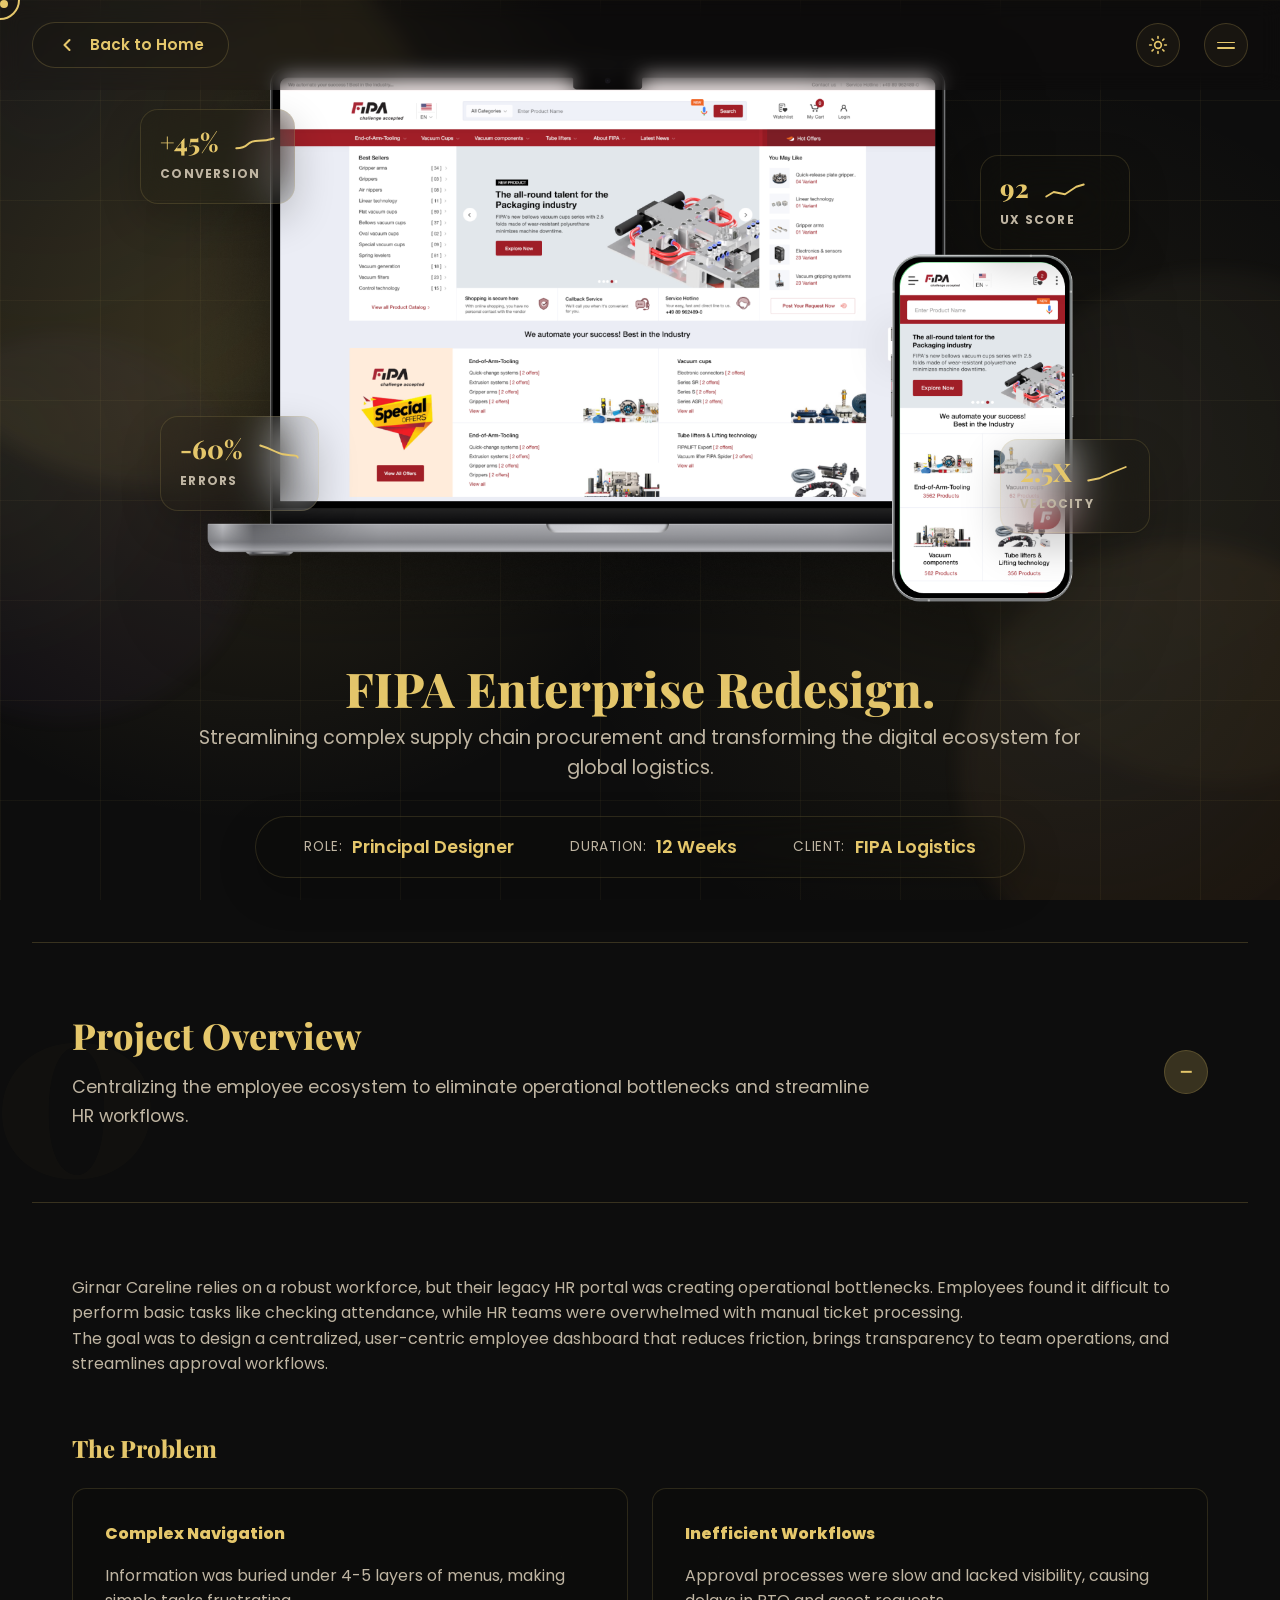
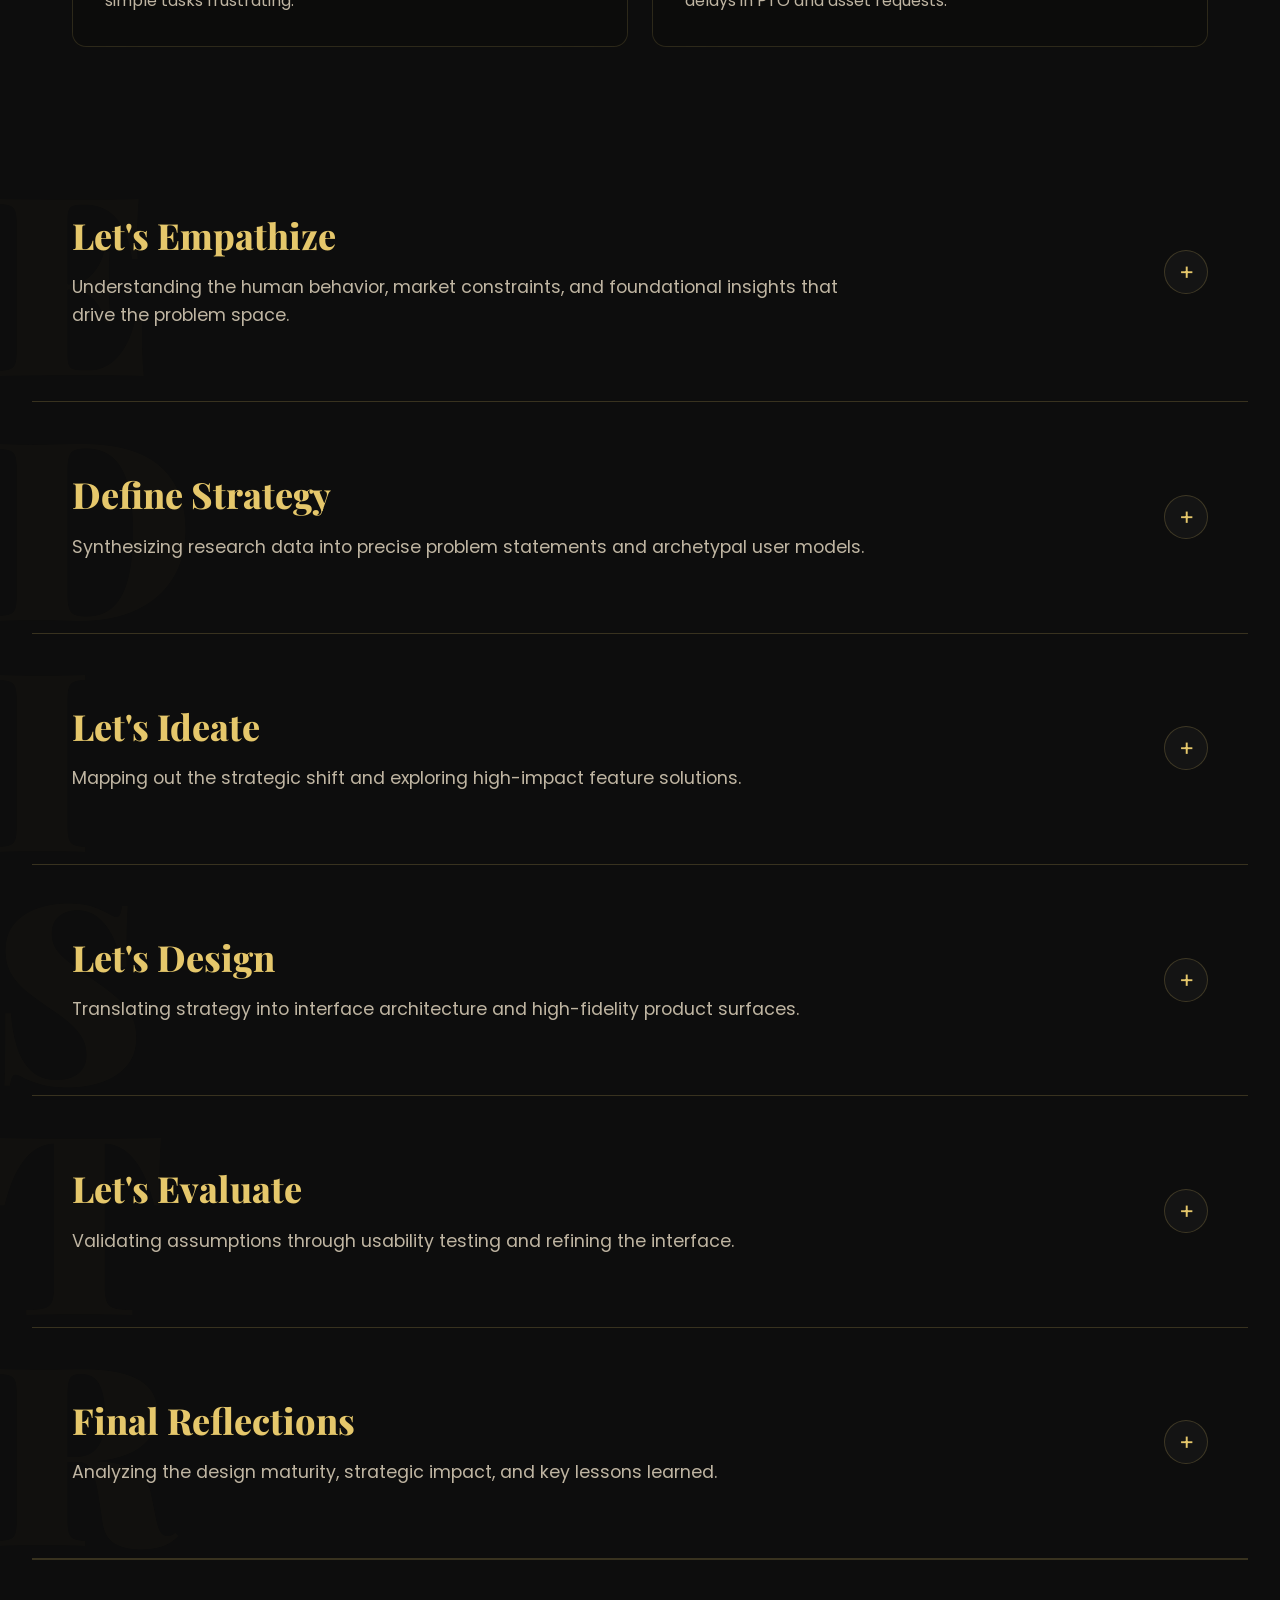
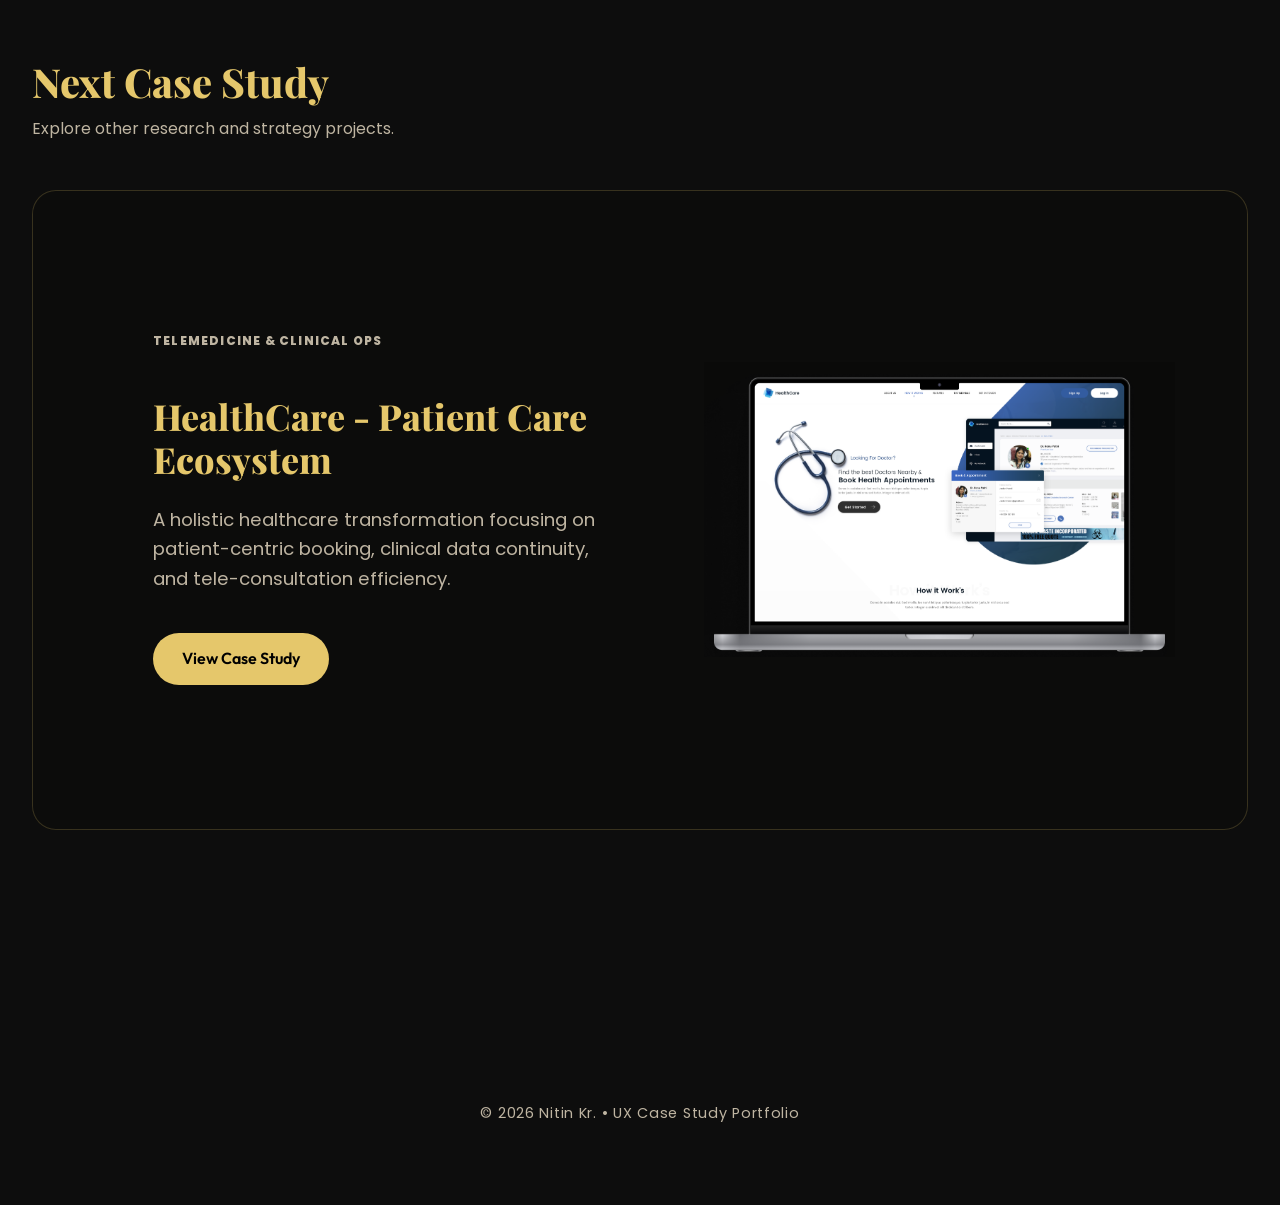
<file: FIPA/case_study.html>
<!DOCTYPE html>
<html lang="en">

<head>
    <meta charset="UTF-8">
    <meta name="viewport" content="width=device-width, initial-scale=1.0">
    <title>FIPA Enterprise Redesign | UX Case Study</title>
    <link
        href="https://fonts.googleapis.com/css2?family=Playfair+Display:ital,wght@0,400;0,700;0,900;1,400&family=Poppins:wght@100;300;400;500;600;700&family=Outfit:wght@400;600;800;900&family=Inter:wght@300;400;500;600;700&display=swap"
        rel="stylesheet">
    <link rel="stylesheet" href="../assets/css/styles.css">
    <link rel="stylesheet" href="../assets/css/design-system.css">
    <link rel="stylesheet" href="../assets/css/case_study.css">
    <script>
        // --- High-Fidelity Theme Engine ---
        (function() {
            const savedTheme = localStorage.getItem('theme') || 'dark';
            document.documentElement.setAttribute('data-theme', savedTheme);
            if (savedTheme === 'light') {
                document.documentElement.classList.remove('dark-mode');
            } else {
                document.documentElement.classList.add('dark-mode');
            }
        })();
    </script>
    <style>
        /* NUCLEAR FIX FOR WHITE MARGIN AND THEME SYNC */
        html,
        body {
            width: 100% !important;
            margin: 0 !important;
            padding: 0 !important;
            overflow-x: hidden !important;
            background-color: var(--bg-main) !important;
            min-height: 100vh !important;
        }

        .case-study-main .canvas-wrapper {
            max-width: 1400px !important;
            margin: 0 auto !important;
            float: none !important;
            position: relative !important;
            left: auto !important;
            right: auto !important;
        }

        .show-mobile-only {
            display: none;
        }

        nav {
            left: 0 !important;
            right: 0 !important;
            width: auto !important;
        }

        .cs-map-container {
            width: 100%;
            margin: 0 0 4rem 0;
            background: var(--bg-card);
            border: 1px solid var(--border-medium);
            border-radius: 32px;
            padding: 5rem 4rem;
            position: relative;
            overflow: hidden;
            backdrop-filter: blur(10px);
            transition: var(--transition);
        }

        .cs-map-container:hover {
            border-color: var(--accent-30);
            transform: translateY(-5px);
            box-shadow: 0 15px 35px rgba(0, 0, 0, 0.2);
        }

        .cs-map-title {
            text-align: center;
            font-size: 0.9rem;
            font-weight: 900;
            text-transform: uppercase;
            letter-spacing: 0.3em;
            color: var(--text-secondary);
            /* Vibrant Gold/Yellow */
            margin-bottom: 5rem;
        }

        .cs-map-canvas {
            width: 100%;
            aspect-ratio: 16/9;
            position: relative;
            border-left: 2.5px solid var(--border-medium);
            border-bottom: 2.5px solid var(--border-medium);
            margin: 0 auto;
            max-width: 1000px;
        }

        .cs-axis-label {
            position: absolute;
            font-size: 0.75rem;
            font-weight: 800;
            color: var(--text-secondary);
            text-transform: uppercase;
            white-space: nowrap;
        }

        .axis-y-title {
            top: 50%;
            left: -80px;
            transform: translateY(-50%) rotate(-90deg);
            letter-spacing: 0.15em;
        }

        .axis-x-title {
            bottom: -70px;
            left: 50%;
            transform: translateX(-50%);
            letter-spacing: 0.15em;
        }

        .label-high-y {
            top: 0;
            left: -50px;
            color: var(--text-secondary);
        }

        .label-med-y {
            top: 50%;
            left: -50px;
            transform: translateY(-50%);
            color: var(--text-secondary);
        }

        .label-low-y {
            bottom: 0;
            left: -50px;
            color: var(--text-secondary);
        }

        .label-high-x {
            right: 0;
            bottom: -35px;
            color: var(--text-secondary);
        }

        .label-med-x {
            left: 50%;
            bottom: -35px;
            transform: translateX(-50%);
            color: var(--text-secondary);
        }

        .label-low-x {
            left: 0;
            bottom: -35px;
            color: var(--text-secondary);
        }

        .cs-map-point {
            position: absolute;
            padding: 1.2rem 1.8rem;
            border-radius: 16px;
            background: var(--bg-main);
            border: 1px solid var(--border-medium);
            box-shadow: var(--shadow-soft);
            display: flex;
            flex-direction: column;
            gap: 0.4rem;
            transition: all 0.4s cubic-bezier(0.4, 0, 0.2, 1);
            z-index: 5;
            transform: translate(-50%, 50%);
            min-width: 160px;
        }

        .cs-map-point:hover {
            transform: translate(-50%, 50%) translateY(-10px);
            border-color: var(--accent);
            box-shadow: var(--shadow-medium);
            z-index: 10;
        }

        .cs-map-point h5 {
            margin: 0;
            font-size: 1rem;
            font-weight: 800;
        }

        .cs-map-point p {
            margin: 0;
            font-size: 0.8rem;
            color: var(--text-secondary);
            line-height: 1.3;
        }

        /* Positions and Colors to match image */
        .point-restaurants {
            border-color: #4285F4;
            left: 15%;
            bottom: 80%;
        }

        .point-restaurants h5 {
            color: #4285F4;
        }

        .point-tiffin {
            border-color: var(--text-secondary);
            left: 20%;
            bottom: 35%;
        }

        .point-tiffin h5 {
            color: var(--text-secondary);
        }

        .point-cooking {
            border-color: #34A853;
            left: 60%;
            bottom: 60%;
        }

        .point-cooking h5 {
            color: #34A853;
        }

        .point-delivery {
            border-color: #EA4335;
            left: 55%;
            bottom: 15%;
        }

        .point-delivery h5 {
            color: #EA4335;
        }

        /* Target Zone Rectangle - Restored and Balanced */
        .cs-target-zone {
            position: absolute;
            border: 2px dashed var(--accent);
            border-radius: 32px;
            left: 80%;
            bottom: 85%;
            transform: translate(-50%, 50%);
            display: flex;
            align-items: center;
            justify-content: center;
            z-index: 4;
            background: rgba(255, 204, 0, 0.03);
            width: 280px;
            /* Balanced padding around the 200px box */
            height: 200px;
            /* Balanced padding around the 140px box */
        }

        .cs-map-point.point-solution {
            background: var(--accent);
            color: #fff;
            border-color: var(--text-secondary);
            position: relative;
            left: auto;
            bottom: auto;
            transform: none;
            padding: 0;
            /* Removing padding to use flex-centering with fixed dimensions */
            width: 200px;
            height: 140px;
            display: flex;
            flex-direction: column;
            justify-content: center;
            align-items: center;
            box-shadow: 0 0 50px rgba(255, 204, 0, 0.4);
            text-align: center;
            gap: 0.2rem;
        }

        .cs-map-point.point-solution h5 {
            color: #fff;
            font-size: 1.1rem;
            text-transform: uppercase;
            letter-spacing: 0.05em;
            margin: 0;
            line-height: 1.2;
        }

        .cs-map-point.point-solution p {
            color: #fff;
            font-weight: 700;
            font-size: 0.85rem;
            margin: 0;
            line-height: 1.2;
            max-width: 80%;
        }

        body.dark-mode .cs-map-point.point-solution,
        body.dark-mode .cs-map-point.point-solution h5,
        body.dark-mode .cs-map-point.point-solution p {
            color: #000 !important;
        }

        /* Dark Mode Chart Background Overrides */
        body.dark-mode .cs-map-container,
        body.dark-mode .cs-flow-container,
        body.dark-mode .cs-pyramid-container,
        body.dark-mode .cs-persona,
        body.dark-mode .cs-journey-wrapper,
        body.dark-mode .cs-ideas-board,
        body.dark-mode .cs-idea-cluster,
        body.dark-mode .cs-matrix-container,
        body.dark-mode .cs-arch-container,
        body.dark-mode .cs-flow-viewport,
        body.dark-mode .cs-hifi-container,
        body.dark-mode .cs-metric-card,
        body.dark-mode .cs-affinity-cluster,
        body.dark-mode .cs-empathy-grid,
        body.dark-mode .cs-metrics-grid {
            background: rgba(255, 255, 255, 0.03) !important;
        }

        body.dark-mode .cs-flow-node,
        body.dark-mode .cs-flow-decision {
            background: var(--bg-card-heavy) !important;
            border-color: var(--border-medium) !important;
        }

        .cs-map-caption {
            text-align: center;
            font-size: 0.85rem;
            font-style: italic;
            color: rgba(255, 255, 255, 0.3);
            margin-top: 6rem;
            letter-spacing: 0.05em;
        }

        /* Mobile Map View Styles */
        .cs-map-mobile-view,
        .cs-map-mobile-view * {
            box-sizing: border-box !important;
        }

        .cs-map-mobile-view {
            display: none;
            flex-direction: column;
            gap: 0.75rem;
            width: 100%;
        }

        @media (max-width: 768px) {
            .cs-map-container {
                padding: 2.5rem 1.25rem !important;
                margin: 2rem 0 !important;
                background: var(--bg-card) !important;
                backdrop-filter: var(--blur-glass) !important;
                -webkit-backdrop-filter: var(--blur-glass) !important;
                border: 1px solid var(--border-medium) !important;
                width: 100% !important;
                overflow: hidden !important;
                border-radius: 24px !important;
            }

            .cs-map-canvas,
            .cs-map-title,
            .cs-map-caption {
                display: none !important;
            }

            .cs-map-mobile-view {
                display: flex;
            }
        }

        .cs-map-mobile-header {
            text-align: center;
            font-size: 0.75rem;
            font-weight: 900;
            color: var(--accent);
            text-transform: uppercase;
            letter-spacing: 0.25em;
            margin-bottom: 1rem;
        }

        .cs-map-mobile-solution-card {
            background: var(--accent-light);
            backdrop-filter: var(--blur-glass);
            -webkit-backdrop-filter: var(--blur-glass);
            border: 1px solid var(--accent-30);
            border-radius: 16px;
            padding: 1.25rem 1rem;
            position: relative;
            box-shadow: inset 0 0 50px rgba(0, 0, 0, 0.2), 0 8px 32px rgba(0, 0, 0, 0.4);
            margin-bottom: 0.5rem;
            width: 100%;
        }

        .solution-header {
            display: flex;
            justify-content: space-between;
            align-items: flex-start;
            margin-bottom: 0.75rem;
            gap: 0.5rem;
        }

        .solution-info h2 {
            color: var(--accent);
            font-family: var(--font-heading);
            font-size: 1.1rem;
            /* Reduced size by ~2px */
            font-weight: 800;
            margin: 0;
            letter-spacing: 0.05em;
            line-height: 1.1;
            font-variant: small-caps;
        }

        .solution-tagline {
            color: var(--text-secondary);
            font-family: var(--font-body);
            font-style: normal;
            font-weight: 500;
            font-size: 0.75rem;
            margin: 0.15rem 0 0;
            opacity: 0.8;
        }

        .market-leader-badge {
            background: var(--accent);
            color: #000;
            padding: 0.25rem 0.4rem;
            border-radius: 4px;
            font-family: var(--font-ui);
            font-size: 0.45rem;
            font-weight: 900;
            letter-spacing: 0.05em;
            white-space: nowrap;
            flex-shrink: 0;
        }

        .solution-metrics {
            display: flex;
            gap: 0.75rem;
            width: 100%;
        }

        .metric-item {
            display: flex;
            flex-direction: column;
            gap: 0.25rem;
            flex: 1;
            min-width: 0;
        }

        .metric-label {
            color: var(--text-secondary);
            font-family: var(--font-ui);
            font-size: 0.5rem;
            font-weight: 700;
            letter-spacing: 0.05em;
            text-transform: uppercase;
            opacity: 0.7;
        }

        .metric-progress {
            display: flex;
            gap: 2px;
        }

        .metric-progress .segment {
            flex: 1;
            height: 3px;
            background: rgba(255, 255, 255, 0.05);
            border-radius: 10px;
        }

        .metric-progress .segment.active {
            background: var(--accent);
            box-shadow: 0 0 5px rgba(229, 199, 107, 0.4);
        }

        .metric-value {
            color: var(--accent);
            font-family: var(--font-ui);
            font-size: 0.65rem;
            font-weight: 900;
            text-align: right;
            margin-top: 0.1rem;
        }

        /* Mobile Slider Styles */
        .cs-map-mobile-slider {
            display: flex;
            overflow-x: auto;
            scroll-snap-type: x mandatory;
            gap: 1rem;
            padding: 0.5rem 1.25rem 1.5rem;
            margin: 0 -1.25rem;
            scrollbar-width: none;
            -ms-overflow-style: none;
        }

        .cs-map-mobile-slider::-webkit-scrollbar {
            display: none;
        }

        /* Competitor Cards */
        .cs-map-mobile-competitor-card {
            background: var(--bg-card);
            backdrop-filter: var(--blur-glass);
            -webkit-backdrop-filter: var(--blur-glass);
            border: 1px solid var(--border-medium);
            border-radius: 10px;
            padding: 0.5rem 0.75rem 0.75rem;
            /* Top padding reduced to 8px */
            border-left: 3px solid transparent;
            display: flex;
            flex-direction: column;
            gap: 0.6rem;
            width: 100%;
            min-width: 75vw;
            flex: 0 0 75vw;
            scroll-snap-align: center;
        }

        .competitor-header {
            display: flex;
            flex-direction: column;
            align-items: flex-start;
            gap: 0.1rem;
        }

        .competitor-header h3 {
            font-size: 0.95rem;
            font-weight: 800;
            margin: 0;
            white-space: nowrap;
            line-height: 2px;
            /* As requested to eliminate space */
        }

        .competitor-quote {
            color: var(--text-secondary);
            font-style: normal;
            font-size: 0.65rem;
            margin: 0;
            text-align: left;
            opacity: 0.8;
            line-height: 1.2;
        }

        .competitor-metrics {
            display: grid;
            grid-template-columns: 1fr 1fr;
            gap: 0.35rem;
        }

        .comp-metric-box {
            background: rgba(255, 255, 255, 0.03);
            padding: 0.4rem 0.6rem;
            border-radius: 5px;
            display: flex;
            flex-direction: column;
            align-items: flex-start;
            gap: 0.1rem;
            border: 1px solid rgba(255, 255, 255, 0.05);
        }

        .comp-metric-box .label {
            color: var(--text-secondary);
            font-size: 0.45rem;
            font-weight: 700;
            letter-spacing: 0.05em;
            text-transform: uppercase;
            opacity: 0.6;
        }

        .comp-metric-box .value {
            color: var(--text-primary);
            font-size: 0.7rem;
            font-weight: 900;
        }

        /* Specific Card Colors */
        .cs-map-mobile-competitor-card.restaurants {
            border-left-color: #4285F4;
        }

        .cs-map-mobile-competitor-card.restaurants h3 {
            color: #4285F4;
        }

        .cs-map-mobile-competitor-card.restaurants .comp-metric-box:first-child .value {
            color: #4285F4;
        }

        .cs-map-mobile-competitor-card.cooking {
            border-left-color: #34A853;
        }

        .cs-map-mobile-competitor-card.cooking h3 {
            color: #34A853;
        }

        .cs-map-mobile-competitor-card.tiffin {
            border-left-color: var(--accent);
        }

        .cs-map-mobile-competitor-card.tiffin h3 {
            color: var(--accent);
        }

        .cs-map-mobile-competitor-card.delivery {
            border-left-color: #EA4335;
        }

        .cs-map-mobile-competitor-card.delivery h3 {
            color: #EA4335;
        }

        .cs-map-mobile-caption {
            text-align: center;
            font-size: 0.6rem;
            color: #444;
            text-transform: uppercase;
            letter-spacing: 0.1em;
            margin-top: 0rem;
            line-height: 1.4;
        }

        /* Light Mode Overrides for Map */


        /* --- GLOBAL SHADOWLESS GLASSMORPISM DESIGN SYSTEM --- */
        .cs-card,
        .cs-insight-card,
        .cs-final-idea-card,
        .cs-metric-card,
        .cs-idea-sticky,
        .cs-empathy-quadrant,
        .cs-pyramid-layer,
        .cs-affinity-cluster {
            background: var(--bg-card) !important;
            backdrop-filter: blur(20px) !important;
            -webkit-backdrop-filter: blur(20px) !important;
            box-shadow: none !important;
            border: 1px solid var(--border-medium) !important;
            transition: all 0.4s cubic-bezier(0.4, 0, 0.2, 1) !important;
        }

        .cs-card:hover,
        .cs-insight-card:hover,
        .cs-final-idea-card:hover,
        .cs-metric-card:hover,
        .cs-idea-sticky:hover,
        .cs-empathy-quadrant:hover,
        .cs-pyramid-layer:hover,
        .cs-affinity-cluster:hover {
            background: var(--bg-card-heavy) !important;
            border-color: var(--accent) !important;
            transform: translateY(-5px) !important;
            box-shadow: var(--shadow-lg) !important;
        }

        /* LIGHT MODE ADAPTATION */


        /* Light Mode Overrides for Pyramid */

        /* Light Mode Overrides for Flowchart */
        /* User Priority Pyramid Styles */
        .cs-pyramid-container {
            width: 100%;
            margin: 0 0 6rem 0;
            background: var(--bg-card);
            border: 1px solid var(--border-medium);
            border-radius: 24px;
            padding: 5rem 4rem;
            position: relative;
            overflow: hidden;
            display: flex;
            gap: 6rem;
            align-items: center;
            justify-content: center;
        }

        .cs-pyramid-axis {
            position: relative;
            height: 380px;
            width: 40px;

            display: flex;
            flex-direction: column;
            justify-content: space-between;
            padding: 5px 0;
            font-size: 0.75rem;
            font-weight: 700;
            color: var(--text-muted);
            text-transform: uppercase;
        }

        .cs-pyramid-axis::before {
            content: 'Frequency →';
            position: absolute;
            left: -75px;
            top: 50%;
            transform: translateY(-50%) rotate(-90deg);
            white-space: nowrap;
            color: var(--accent);
            letter-spacing: 0.1em;
        }

        .cs-pyramid-visual {
            width: 550px;
            display: flex;
            flex-direction: column;
            align-items: center;
            position: relative;
        }

        .cs-pyramid-layer {
            position: relative;
            width: 100%;
            height: 125px;
            background: rgba(var(--primary-rgb), 0.05);
            border: 1px solid var(--border-medium);
            margin-bottom: 3px;
            display: flex;
            align-items: center;
            justify-content: center;
            font-weight: 600;
            color: var(--accent);
            text-transform: uppercase;
            letter-spacing: 0.15em;
            transition: all 0.4s cubic-bezier(0.4, 0, 0.2, 1);
            font-size: 1rem; /* Exactly 16px */
        }

        .cs-pyramid-layer:hover {
            background: rgba(var(--primary-rgb), 0.1);
            transform: scale(1.03);
            z-index: 10;
            border-color: var(--accent);
        }

        .layer-primary {
            width: 65%;
            clip-path: polygon(15% 0%, 85% 0%, 100% 100%, 0% 100%);
            background: rgba(var(--primary-rgb), 0.15);
        }

        .layer-secondary {
            width: 85%;
            clip-path: polygon(10% 0%, 90% 0%, 100% 100%, 0% 100%);
        }

        .layer-low {
            width: 100%;
            clip-path: polygon(7% 0%, 93% 0%, 100% 100%, 0% 100%);
        }

        .cs-pyramid-labels {
            flex: 1;
            display: flex;
            flex-direction: column;
            justify-content: space-between;
            height: 380px;
            padding-left: 2rem;
            max-width: 350px;
        }

        .cs-pyramid-label-group {
            position: relative;
            padding: 1rem 0;
        }

        .cs-pyramid-label-group::before {
            content: '';
            position: absolute;
            left: -120px;
            top: 50%;
            width: 100px;
            border-top: 1px dashed var(--border-medium);
        }

        .cs-pyramid-label-group h4 {
            color: var(--accent);
            font-size: 1rem; /* Exactly 16px */
            margin-bottom: 0.4rem;
            font-weight: 600;
        }

        .cs-pyramid-label-group p {
            color: var(--text-secondary);
            font-size: 0.9rem;
            font-weight: 400;
        }

        @media (max-width: 992px) {
            .cs-pyramid-container {
                display: none !important;
            }

            .cs-pyramid-mobile {
                display: flex !important;
            }

            .cs-pyramid-section {
                padding: 2.5rem 1.25rem !important;
                margin: 2rem 0 !important;
                background: var(--bg-card) !important;
                backdrop-filter: var(--blur-glass) !important;
                -webkit-backdrop-filter: var(--blur-glass) !important;
                border: 1px solid var(--border-medium) !important;
                width: 100% !important;
                overflow: hidden !important;
                border-radius: 24px !important;
            }
        }

        .cs-pyramid-mobile-header {
            display: none;
            text-align: center;
            font-size: 0.75rem;
            font-weight: 900;
            color: var(--accent);
            text-transform: uppercase;
            letter-spacing: 0.25em;
            margin-bottom: 2rem;
        }

        @media (max-width: 992px) {
            .cs-pyramid-mobile-header {
                display: block;
            }

            .cs-section-subtitle.pyramid-title {
                display: none;
            }
        }

        .cs-pyramid-mobile {
            display: none;
            flex-direction: column;
            gap: 0;
            padding: 1rem 0;
            width: 100%;
        }

        .pyramid-mobile-item {
            display: flex;
            flex-direction: column;
            align-items: center;
            gap: 1.5rem;
            width: 100%;
        }

        .cs-pyramid-mobile .cs-pyramid-layer {
            height: auto;
            min-height: 110px;
            padding: 1.25rem 2rem;
            display: flex;
            flex-direction: column;
            justify-content: center;
            align-items: center;
            gap: 0.35rem;
            margin-bottom: 0;
            background: var(--accent-light) !important;
            border: 1px solid rgba(229, 199, 107, 0.2);
            box-shadow: inset 0 0 50px rgba(0, 0, 0, 0.2) !important;
            width: 100%;
            max-width: 320px;
            text-align: center;
        }

        .cs-pyramid-mobile .cs-pyramid-layer .layer-title {
            font-weight: 600;
            letter-spacing: 0.15em;
            color: var(--accent);
            text-transform: uppercase;
            opacity: 0.6;
            margin-bottom: 0.2rem;
            font-size: 0.5rem;
        }

        .cs-pyramid-mobile .cs-pyramid-layer h4 {
            color: var(--accent);
            font-size: 0.75rem;
            margin: 0;
            font-weight: 600;
            line-height: 1.1;
            text-transform: uppercase;
            letter-spacing: 0.05em;
        }

        .cs-pyramid-mobile .cs-pyramid-layer p {
            color: var(--text-secondary);
            font-size: 0.55rem;
            margin: 0.1rem 0 0;
            opacity: 0.7;
            line-height: 1.2;
            font-weight: 600;
            text-transform: uppercase;
            letter-spacing: 0.05em;
        }

        .cs-pyramid-mobile .layer-primary {
            width: 85%;
            clip-path: polygon(12% 0%, 88% 0%, 100% 100%, 0% 100%);
        }

        .cs-pyramid-mobile .layer-secondary {
            width: 92%;
            clip-path: polygon(8% 0%, 92% 0%, 100% 100%, 0% 100%);
        }

        .cs-pyramid-mobile .layer-low {
            width: 100%;
            clip-path: polygon(5% 0%, 95% 0%, 100% 100%, 0% 100%);
        }

        .cs-section-subtitle.pyramid-title {
            position: relative;
            padding-bottom: 1rem;
        }


        /* Research Approach Flowchart Styles */
        .cs-flow-container {
            width: 100%;
            margin: 0 0 6rem 0;
            background: rgba(255, 255, 255, 0.03);
            border: 1px solid rgba(255, 255, 255, 0.1);
            border-radius: 24px;
            padding: 5rem 4rem;
            position: relative;
            overflow: hidden;
            display: flex;
            flex-direction: column;
            align-items: center;
            gap: 2rem;
        }

        .cs-flow-box {
            padding: 1.5rem 3rem;
            border: 1px solid var(--border-medium);
            border-radius: 12px;
            background: var(--bg-card);
            text-align: center;
            position: relative;
            z-index: 2;
            transition: all 0.3s ease;
            min-width: 300px;
        }

        .cs-flow-box:hover {
            border-color: var(--accent);
            background: var(--accent-light);
            transform: translateY(-5px);
        }

        .cs-flow-box h4 {
            color: var(--accent);
            font-size: 1.1rem;
            margin-bottom: 0.3rem;
            text-transform: uppercase;
            letter-spacing: 0.15em;
            font-weight: 800;
        }

        .cs-flow-box p {
            color: var(--text-secondary);
            font-size: 0.85rem;
            font-weight: 400;
        }

        .cs-flow-line {
            width: 1px;
            height: 40px;
            background: var(--border-medium);
        }

        .cs-flow-split {
            display: flex;
            gap: 2rem;
            width: 100%;
            justify-content: center;
            position: relative;
            margin-top: 30px;
        }

        .cs-flow-split::before {
            content: '';
            position: absolute;
            top: -30px;
            width: 50%;
            height: 30px;
            border-top: 1px solid var(--border-medium);

            border-right: 1px solid var(--border-medium);
        }

        .cs-flow-branch {
            display: flex;
            flex-direction: column;
            align-items: center;
            gap: 1.5rem;
            flex: 1;
            max-width: 420px;
        }

        .cs-branch-type {
            padding: 2.5rem 2rem;
            border-radius: 20px;
            width: 100%;
            text-align: center;
            border: 1px solid transparent;
            transition: all 0.3s ease;
        }

        .type-qual {
            border-color: rgba(66, 185, 159, 0.4);
            background: rgba(66, 185, 159, 0.05);
        }

        .type-quant {
            border-color: rgba(234, 67, 53, 0.4);
            background: rgba(234, 67, 53, 0.05);
        }

        .type-qual h4 {
            color: #42b99f;
            font-size: 1.4rem;
            font-weight: 800;
            margin-bottom: 0.5rem;
        }

        .type-quant h4 {
            color: #ea4335;
            font-size: 1.4rem;
            font-weight: 800;
            margin-bottom: 0.5rem;
        }

        .cs-branch-result {
            padding: 1.2rem 2rem;
            border-radius: 15px;
            /* More of a rounded rectangle than a full pill, to match image */
            font-weight: 800;
            font-size: 1rem;
            width: 90%;
            text-align: center;
            box-shadow: 0 10px 20px rgba(0, 0, 0, 0.2);
        }

        .result-qual {
            background: #42b99f;
            color: #000;
        }

        .result-quant {
            background: #ea4335;
            color: #fff;
        }

        @media (max-width: 992px) {
            .cs-research-section {
                padding: 1rem 0 !important;
                margin: 2rem 0 !important;
                background: none !important;
                backdrop-filter: none !important;
                -webkit-backdrop-filter: none !important;
                border: none !important;
                border-radius: 0 !important;
                width: 100% !important;
                box-sizing: border-box !important;
                overflow-x: hidden !important;
                display: flex !important;
                flex-direction: column !important;
                align-items: center !important;
            }

            /* Remove outer parent box for Affinity Mapping on mobile */
            .cs-affinity-board,
            body.dark-mode .cs-affinity-board {
                background: none !important;
                backdrop-filter: none !important;
                -webkit-backdrop-filter: none !important;
                border: none !important;
                box-shadow: none !important;
                padding: 0 !important;
                border-radius: 0 !important;
                display: flex !important;
                flex-direction: row !important;
                gap: 1rem !important;
                width: 100% !important;
                overflow-x: auto !important;
                scroll-snap-type: x mandatory !important;
                -webkit-overflow-scrolling: touch !important;
                scrollbar-width: none !important;
            }

            .cs-affinity-board::-webkit-scrollbar {
                display: none !important;
            }

            /* Full-width cluster cards on mobile - horizontal scroll */
            .cs-affinity-cluster {
                width: 100% !important;
                min-width: 85vw !important;
                max-width: 85vw !important;
                box-sizing: border-box !important;
                flex-shrink: 0 !important;
                scroll-snap-align: start !important;
            }

            /* User Persona Mobile Enhancements */
            .cs-persona,
            body.dark-mode .cs-persona {
                background: none !important;
                border: none !important;
                backdrop-filter: none !important;
                -webkit-backdrop-filter: none !important;
                padding: 0 !important;
                display: flex !important;
                flex-direction: column !important;
                gap: 1.5rem !important;
            }

            .cs-persona-left {
                width: 100% !important;
                padding: 2rem !important;
                border: 1px solid rgba(229, 199, 107, 0.2) !important;
                border-radius: 14px !important;
                background: var(--bg-card) !important;
                box-sizing: border-box !important;
                text-align: center !important;
            }

            .cs-persona-details {
                padding: 0 !important;
                display: flex !important;
                flex-direction: row !important;
                gap: 1rem !important;
                overflow-x: auto !important;
                scroll-snap-type: x mandatory !important;
                -webkit-overflow-scrolling: touch !important;
                scrollbar-width: none !important;
                padding-bottom: 0.5rem !important;
            }

            .cs-persona-details::-webkit-scrollbar {
                display: none !important;
            }

            .cs-persona-section {
                padding: 1.5rem !important;
                border: 1px solid rgba(229, 199, 107, 0.2) !important;
                border-radius: 14px !important;
                background: var(--bg-card) !important;
                box-sizing: border-box !important;
                min-width: 85vw !important;
                max-width: 85vw !important;
                flex-shrink: 0 !important;
                scroll-snap-align: start !important;
            }

            .cs-persona-problem {
                padding: 1.5rem !important;
                border: 1px solid rgba(229, 199, 107, 0.2) !important;
                border-radius: 14px !important;
                background: var(--bg-card) !important;
                margin: 0 !important;
                box-sizing: border-box !important;
            }

            .cs-persona-left .cs-persona-problem {
                margin-top: 1.5rem !important;
                border-radius: 12px !important;
                background: #1c1b16 !important; /* Specific dark warmth from reference */
                border: 1px solid rgba(229, 199, 107, 0.1) !important;
            }

            .show-mobile-only {
                display: block !important;
            }

            .hide-mobile {
                display: none !important;
            }

            /* Remove outer parent box for Discover Ideas on mobile */
            .cs-ideas-board,
            body.dark-mode .cs-ideas-board {
                background: none !important;
                backdrop-filter: none !important;
                -webkit-backdrop-filter: none !important;
                border: none !important;
                box-shadow: none !important;
                padding: 0 !important;
                border-radius: 0 !important;
                margin: 2rem 0 !important;
                display: flex !important;
                flex-direction: row !important;
                gap: 1rem !important;
                overflow-x: auto !important;
                scroll-snap-type: x mandatory !important;
                -webkit-overflow-scrolling: touch !important;
                scrollbar-width: none !important;
                padding-bottom: 0.5rem !important;
            }

            .cs-ideas-board::-webkit-scrollbar {
                display: none !important;
            }

            .cs-idea-cluster {
                border: 1px solid rgba(229, 199, 107, 0.2) !important;
                border-radius: 14px !important;
                background: var(--bg-card) !important;
                padding: 1.5rem !important;
                min-width: 85vw !important;
                max-width: 85vw !important;
                flex-shrink: 0 !important;
                scroll-snap-align: start !important;
            }

            .cs-research-mobile-header {
                display: none !important;
            }

            /* Strategic Pivot Mobile Enhancements */
            .cs-pivot-container,
            body.dark-mode .cs-pivot-container {
                background: none !important;
                border: none !important;
                backdrop-filter: none !important;
                -webkit-backdrop-filter: none !important;
                padding: 0 !important;
                border-radius: 0 !important;
            }

            .cs-pivot-box {
                background: var(--accent-light) !important;
                border: 1px solid var(--accent-30) !important;
                border-radius: 14px !important;
                padding: 2rem !important;
                box-sizing: border-box !important;
                flex: 0 0 85% !important;
                scroll-snap-align: start !important;
                text-align: left !important;
                margin-right: 1rem !important;
            }

            .cs-pivot-box.box-to {
                margin-right: 0 !important;
            }

            .cs-arch-footer {
                padding: 1.5rem !important;
                width: 100% !important;
                box-sizing: border-box !important;
            }

            .cs-arch-footer h4 {
                font-size: 1.2rem !important;
                line-height: 1.4 !important;
                margin-bottom: 0.75rem !important;
            }

            .cs-arch-footer p {
                font-size: 0.9rem !important;
                line-height: 1.6 !important;
            }

            /* High-Fidelity Spacing Fix */
            .cs-hifi-container {
                margin-bottom: 2rem !important;
            }

            .cs-hifi-features {
                margin-top: 2rem !important;
            }

            /* Comparison Carousel Spacing */
            .cs-comparison-grid {
                margin-top: 2rem !important;
            }

            .cs-comparison-card {
                min-height: 300px !important;
                flex: 0 0 85% !important;
                scroll-snap-align: start !important;
                margin-right: 1rem !important;
            }

            .cs-comparison-label {
                top: 1rem !important;
                left: 1rem !important;
                padding: 0.4rem 1rem !important;
                font-size: 0.6rem !important;
            }
        }

        /* Comparison Section Styles */
        .cs-comparison-label {
            position: absolute;
            top: 2rem;
            left: 2rem;
            background: #d4af37;
            color: #000;
            padding: 0.5rem 1.5rem;
            border-radius: 50px;
            font-size: 0.7rem;
            font-weight: 800;
            text-transform: uppercase;
            letter-spacing: 0.1em;
            z-index: 10;
        }

        .cs-comparison-placeholder {
            flex-grow: 1;
            display: flex;
            align-items: center;
            justify-content: center;
            background: rgba(0, 0, 0, 0.2);
        }

        .placeholder-text {
            color: var(--text-secondary);
            font-weight: 700;
            text-transform: uppercase;
            letter-spacing: 0.1em;
            font-size: 0.8rem;
        }

        /* Desktop specific pivot layout to maintain original design */
        @media (min-width: 993px) {
            .cs-pivot-box.box-from {
                border-right: 1px solid var(--accent-30);
                padding-right: 2rem;
            }
            .cs-pivot-box.box-to {
                padding-left: 2rem;
            }
        }
        @media (max-width: 992px) {
            .cs-section-subtitle {
                display: block !important;
                font-family: 'Playfair Display', serif !important;
                font-size: 24px !important;
                font-weight: 700 !important;
                color: var(--accent) !important;
                text-transform: none !important;
                letter-spacing: 0 !important;
                margin-top: 2rem !important;
                margin-bottom: 2rem !important;
                text-align: left !important;
                width: 100% !important;
            }

            .cs-flow-container,
            .cs-flow-split,
            .cs-flow-branch,
            .branch-quant,
            .branch-qual,
            body.dark-mode .cs-flow-container,
            body.dark-mode .cs-flow-split,
            body.dark-mode .cs-flow-branch {
                display: flex !important;
                flex-direction: column !important;
                align-items: center !important;
                justify-content: center !important;
                gap: 0.5rem !important;
                width: 100% !important;
                max-width: 100% !important;
                background: transparent !important;
                border: none !important;
                margin-left: 0 !important;
                margin-right: 0 !important;
                padding-left: 0 !important;
                padding-right: 0 !important;
                box-sizing: border-box !important;
                position: relative !important;
                left: auto !important;
                right: auto !important;
                transform: none !important;
            }

            .cs-flow-split::before,
            .cs-flow-split::after,
            .cs-flow-branch::after {
                display: none !important;
            }

            .branch-quant,
            .branch-qual {
                background: var(--bg-card) !important;
                border: 1px solid rgba(229, 199, 107, 0.2) !important;
                border-radius: 14px !important;
                padding: 1rem !important;
                width: 100% !important;
                box-sizing: border-box !important;
            }

            .cs-flow-box {
                padding: 0.75rem 1rem !important;
                min-width: 0 !important;
                width: 100% !important;
                max-width: 100% !important;
                border-radius: 14px !important;
                /* Sophisticated 14px radius */
                background: var(--bg-card) !important;
                border: 1px solid rgba(229, 199, 107, 0.2) !important;
                box-shadow: none !important;
                text-align: center !important;
                box-sizing: border-box !important;
                margin: 0 auto !important;
            }

            .cs-flow-box h4 {
                font-size: 0.8rem !important;
                margin-bottom: 0.4rem !important;
                color: var(--accent) !important;
                text-transform: uppercase !important;
                letter-spacing: 0.12em !important;
                text-align: center !important;
            }

            .cs-flow-box p {
                font-size: 0.75rem !important;
                color: var(--text-secondary) !important;
                opacity: 0.9;
                line-height: 1.4 !important;
                text-align: center !important;
                margin: 0 !important;
            }

            .cs-flow-line {
                width: 1px !important;
                height: 8px !important;
                background: var(--border-medium) !important;
                margin: 0 auto !important;
                display: block !important;
            }

            .cs-flow-branch::before {
                content: '' !important;
                width: 1px !important;
                height: 8px !important;
                background: var(--border-medium) !important;
                display: block !important;
                margin: 0 auto !important;
            }

            .cs-branch-type {
                padding: 0.6rem 1rem !important;
                border-radius: 14px !important;
                /* Sophisticated 14px radius */
                background: var(--bg-card) !important;
                border: 1px solid rgba(229, 199, 107, 0.2) !important;
                width: 100% !important;
                max-width: 100% !important;
                box-sizing: border-box !important;
                text-align: center !important;
                margin: 0 auto !important;
            }

            .cs-branch-type h4 {
                font-size: 1rem !important;
                margin-bottom: 0.3rem !important;
                text-align: center !important;
                width: 100% !important;
            }

            .cs-branch-type p {
                font-size: 0.75rem !important;
                text-align: center !important;
                width: 100% !important;
                margin: 0 !important;
            }

            .cs-branch-result {
                width: 100% !important;
                max-width: 100% !important;
                border-radius: 14px !important;
                /* Sophisticated 14px radius */
                padding: 0.75rem 0.5rem !important;
                font-size: 0.7rem !important;
                font-weight: 700 !important;
                margin: 8px auto 0 !important;
                text-transform: none !important;
                position: relative;
                box-sizing: border-box !important;
                display: flex !important;
                align-items: center !important;
                justify-content: center !important;
                text-align: center !important;
                border: 1px solid rgba(229, 199, 107, 0.2) !important;
            }
        }






        .cs-research-mobile-header {
            display: none;
        }

        /* Refined Empathy Map Styles */
        .cs-empathy-container {
            width: 100%;
            margin: 6rem 0;
            background: var(--bg-card);
            border: 1px solid var(--border-medium);
            border-radius: 32px;
            padding: 5rem;
            position: relative;
        }

        .cs-empathy-grid {
            display: grid;
            grid-template-columns: 1fr 1fr;
            grid-template-rows: 1fr 1fr;
            gap: 2.5rem;
            position: relative;
        }

        .cs-empathy-quadrant {
            border-radius: 20px;
            padding: 3rem;
            min-height: 240px;
            display: flex;
            flex-direction: column;
            gap: 1.5rem;
            backdrop-filter: blur(5px);
            border: 1px solid var(--border-medium);
        }

        .cs-empathy-quadrant.q-says {
            background: rgba(59, 130, 246, 0.05);
        }

        .cs-empathy-quadrant.q-thinks {
            background: rgba(16, 185, 129, 0.05);
        }

        .cs-empathy-quadrant.q-does {
            background: rgba(245, 158, 11, 0.05);
        }

        .cs-empathy-quadrant.q-feels {
            background: rgba(239, 68, 68, 0.05);
        }

        .cs-empathy-header {
            font-size: 0.8rem;
            font-weight: 900;
            text-transform: uppercase;
            letter-spacing: 0.25em;
            margin-bottom: 1rem;
        }

        .cs-empathy-content p {
            font-size: 1rem;
            line-height: 1.7;
            color: var(--text-secondary);
            margin-bottom: 1.2rem;
        }

        .cs-empathy-center-node {
            position: absolute;
            top: 50%;
            left: 50%;
            transform: translate(-50%, -50%);
            width: 140px;
            height: 140px;
            background: var(--bg-main);
            border: 2px solid var(--accent);
            border-radius: 50%;
            display: flex;
            flex-direction: column;
            align-items: center;
            justify-content: center;
            z-index: 100;
            box-shadow: 0 0 50px var(--accent-light);
        }

        .cs-empathy-center-node svg {
            color: var(--accent);
            margin-bottom: 0.8rem;
        }

        .cs-empathy-center-node span {
            color: var(--accent);
            font-size: 0.75rem;
            font-weight: 800;
            text-transform: uppercase;
            letter-spacing: 0.1em;
            text-align: center;
        }

        @media (max-width: 1024px) {
            .cs-empathy-container {
                padding: 3rem;
            }

            .cs-empathy-center-node {
                display: none;
            }

            .cs-empathy-grid {
                grid-template-columns: 1fr;
            }
        }

        @media (max-width: 992px) {
            .cs-empathy-container,
            body.dark-mode .cs-empathy-container {
                padding: 0 !important;
                border-radius: 0 !important;
                background: none !important;
                backdrop-filter: none !important;
                -webkit-backdrop-filter: none !important;
                border: none !important;
                box-shadow: none !important;
                margin: 1rem 0 !important;
            }

            .cs-empathy-grid {
                display: flex !important;
                flex-direction: row !important;
                overflow-x: auto !important;
                scroll-snap-type: x mandatory !important;
                -webkit-overflow-scrolling: touch !important;
                scrollbar-width: none !important;
                gap: 1rem !important;
                padding-bottom: 0.5rem !important;
            }

            .cs-empathy-grid::-webkit-scrollbar {
                display: none !important;
            }

            .cs-empathy-quadrant {
                min-width: 85vw !important;
                max-width: 85vw !important;
                flex-shrink: 0 !important;
                scroll-snap-align: start !important;
                min-height: auto !important;
                padding: 1.5rem !important;
                border-radius: 14px !important;
            }
        }

        /* Journey Map Styles */
        .cs-journey-wrapper {
            width: 100%;
            margin: 6rem 0;
            background: var(--bg-card);
            border: 1px solid var(--border-medium);
            border-radius: 32px;
            overflow: hidden;
            position: relative;
        }

        .cs-journey-table {
            display: grid;
            grid-template-columns: 200px repeat(5, 1fr);
            width: 100%;
        }

        .cs-journey-row {
            display: contents;
        }

        .cs-journey-cell {
            padding: 2.5rem 2rem;
            border-right: 1px solid var(--border-medium);
            border-bottom: 1px solid var(--border-medium);
            font-size: 0.95rem;
            line-height: 1.6;
            color: var(--text-secondary);
            display: flex;
            align-items: center;
        }

        .cs-journey-cell.header-row {
            background: var(--bg-card);
            backdrop-filter: blur(10px);
            -webkit-backdrop-filter: blur(10px);
            color: var(--accent);
            font-weight: 800;
            text-transform: uppercase;
            letter-spacing: 0.15em;
            font-size: 0.8rem;
        }

        .cs-journey-cell.label-col {
            background: var(--bg-card);
            backdrop-filter: blur(10px);
            -webkit-backdrop-filter: blur(10px);
            color: var(--accent);
            font-weight: 900;
            text-transform: uppercase;
            letter-spacing: 0.2em;
            font-size: 0.75rem;
        }

        .cs-persona-left {
            padding-right: 0;
            border-right: none;
        }

        .cs-journey-row:last-child .cs-journey-cell {
            border-bottom: none;
        }

        .cs-journey-emotion {
            color: var(--accent);
            font-weight: 700;
            display: flex;
            align-items: center;
            gap: 0.8rem;
        }

        .cs-journey-ownership {
            color: var(--accent);
            font-weight: 700;
            font-size: 0.9rem;
        }

        @media (max-width: 1200px) {
            .cs-journey-table {
                grid-template-columns: 150px repeat(5, 250px);
                overflow-x: auto;
            }
        }

        /* Key Insights Styles */
        .cs-insight-grid {
            display: grid;
            grid-template-columns: repeat(3, 1fr);
            gap: 2rem;
            margin: 24px 0;
        }

        .cs-insight-card {
            background: var(--bg-card);
            border: 1px solid var(--border-medium);
            border-left: 4px solid var(--accent);
            border-radius: 12px;
            padding: 2.5rem;
            transition: all 0.3s ease;
        }

        .cs-insight-card:hover {
            transform: translateY(-5px);
            background: var(--bg-card-heavy);
            border-color: var(--accent-glow);
            box-shadow: var(--shadow-md);
        }

        .cs-insight-card h4 {
            color: var(--accent);
            font-size: 1.1rem;
            margin-bottom: 1rem;
            font-family: 'Playfair Display', serif;
        }

        .cs-insight-card p {
            font-size: 0.95rem;
            line-height: 1.6;
            color: var(--text-secondary);
        }

        @media (max-width: 992px) {
            .cs-insight-grid {
                grid-template-columns: 1fr;
            }
        }

        /* Ideation Board Styles */
        .cs-ideas-board {
            display: grid;
            grid-template-columns: repeat(3, 1fr);
            gap: 2rem;
            margin: 24px 0;
            padding: 3rem;
            background: var(--bg-card);
            border: 1px solid var(--border-medium);
            border-radius: 32px;
        }

        .cs-idea-cluster {
            background: var(--bg-card);
            backdrop-filter: blur(10px);
            -webkit-backdrop-filter: blur(10px);
            border: 1px dashed var(--border-medium);
            border-radius: 20px;
            padding: 2rem;
            display: flex;
            flex-direction: column;
            gap: 1rem;
        }

        .cs-idea-theme {
            color: var(--accent);
            font-weight: 800;
            margin-bottom: 1.5rem;
            font-size: 0.75rem;
            text-transform: uppercase;
            letter-spacing: 0.2em;
            text-align: center;
        }

        .cs-idea-sticky {
            backdrop-filter: blur(10px);
            -webkit-backdrop-filter: blur(10px);
            background: var(--bg-card);
            border: 1px solid var(--border-medium);
            padding: 1.5rem;
            border-radius: 12px;
            font-size: 0.9rem;
            color: var(--text-secondary);
            border-left: 3px solid var(--accent);
            transition: all 0.3s ease;
        }

        .cs-idea-sticky:hover {
            transform: translateX(5px);
            background: var(--bg-card-heavy);
            border-color: var(--accent);
        }

        @media (max-width: 1024px) {
            .cs-ideas-board {
                grid-template-columns: 1fr;
                padding: 2rem;
            }
        }

        /* Prioritization Matrix Styles */
        .cs-matrix-container {
            width: 100%;
            aspect-ratio: 16/9;
            margin: 0 0 24px 0;
            background: var(--bg-card);
            border: 1px solid var(--border-medium);
            border-radius: 32px;
            padding: 4rem;
            position: relative;
            display: flex;
            align-items: center;
            justify-content: center;
        }

        .cs-matrix-grid {
            width: 100%;
            height: 100%;
            position: relative;

            border-bottom: 1px solid var(--border-medium);
        }

        .cs-matrix-axis {
            position: absolute;
            background: var(--border-medium);
        }

        .cs-matrix-y-axis {
            width: 1px;
            height: 100%;
            left: 50%;
            top: 0;
        }

        .cs-matrix-x-axis {
            height: 1px;
            width: 100%;
            top: 50%;
            left: 0;
        }

        .cs-matrix-label {
            position: absolute;
            font-size: 0.7rem;
            font-weight: 800;
            text-transform: uppercase;
            letter-spacing: 0.2em;
            color: var(--text-muted);
        }

        .cs-matrix-bubble {
            position: absolute;
            padding: 0.8rem 1.5rem;
            background: var(--bg-main);
            border: 1px solid var(--accent);
            border-radius: 50px;
            font-size: 0.85rem;
            color: var(--accent);
            white-space: nowrap;
            box-shadow: var(--shadow-md);
            transition: all 0.3s ease;
            cursor: default;
        }

        .cs-matrix-bubble:hover {
            transform: scale(1.05);
            background: var(--accent-light);
            box-shadow: 0 0 20px var(--accent-glow);
        }

        @media (max-width: 768px) {
            .cs-matrix-container {
                aspect-ratio: 1;
                padding: 2rem;
            }

            .cs-matrix-bubble {
                padding: 0.5rem 1rem;
                font-size: 0.7rem;
            }
        }

        /* Final Ideas Styles */
        .cs-final-ideas-grid {
            display: grid;
            grid-template-columns: repeat(3, 1fr);
            gap: 2rem;
            margin: 24px 0;
        }

        .cs-final-idea-card {
            background: var(--bg-card);
            border: 1px solid var(--border-medium);
            border-radius: 20px;
            padding: 3rem;
            transition: all 0.4s ease;
            position: relative;
        }

        .cs-final-idea-card:hover {
            transform: translateY(-10px);
            background: var(--bg-card-heavy);
            border-color: var(--accent);
            box-shadow: var(--shadow-lg);
        }

        .cs-final-idea-num {
            font-size: 0.7rem;
            font-weight: 800;
            color: var(--accent);
            text-transform: uppercase;
            letter-spacing: 0.2em;
            margin-bottom: 1.5rem;
            display: block;
        }

        .cs-final-idea-card h4 {
            color: var(--accent);
            font-size: 1.5rem;
            margin-bottom: 1.5rem;
            font-family: 'Playfair Display', serif;
        }

        .cs-final-idea-card p {
            font-size: 1rem;
            line-height: 1.7;
            color: var(--text-secondary);
        }

        @media (max-width: 1024px) {
            .cs-final-ideas-grid {
                grid-template-columns: 1fr;
            }
        }

        /* Planning Architecture Styles */
        .cs-arch-container {
            width: 100%;
            margin: 24px 0;
            background: var(--bg-card);
            border: 1px solid var(--border-medium);
            border-radius: 32px;
            overflow: hidden;
            position: relative;
        }

        .cs-flow-viewport {
            width: 100%;
            padding: 5rem 2rem;
            display: flex;
            align-items: center;
            justify-content: center;
            background: var(--bg-card);
            backdrop-filter: blur(10px);
            -webkit-backdrop-filter: blur(10px);
        }

        .cs-flow-node {
            background: var(--bg-main);
            border: 1px solid var(--border-medium);
            border-radius: 12px;
            padding: 1.2rem 1.5rem;
            font-size: 0.85rem;
            color: var(--text-secondary);
            text-align: center;
            min-width: 140px;
        }

        .cs-flow-node.gold {
            border-color: var(--accent);
            color: var(--accent);
        }

        .cs-flow-decision {
            width: 140px;
            height: 140px;
            background: var(--bg-main);
            border: 1px solid var(--border-medium);
            transform: rotate(45deg);
            display: flex;
            align-items: center;
            justify-content: center;
        }

        .cs-flow-decision span {
            transform: rotate(-45deg);
            font-size: 0.85rem;
            color: var(--text-secondary);
            text-align: center;
            padding: 10px;
        }

        .cs-arch-footer {
            background: rgba(var(--primary-rgb), 0.05);
            padding: 3rem 4rem;
            border-top: 1px solid var(--border-medium);
        }

        .cs-arch-footer h4 {
            color: var(--accent);
            font-size: 1.4rem;
            margin-bottom: 1rem;
            font-family: 'Playfair Display', serif;
        }

        .cs-arch-footer p {
            color: var(--text-secondary);
            line-height: 1.7;
            max-width: 800px;
        }
    </style>
    <script>
        // Sync body class with documentElement state
        document.addEventListener('DOMContentLoaded', () => {
            const isDark = document.documentElement.classList.contains('dark-mode');
            if (isDark) {
                document.body.classList.add('dark-mode');
            } else {
                document.body.classList.remove('dark-mode');
            }
        });
    </script>
  <script id="iframe-helper">
    if (window.self !== window.top) {
      document.documentElement.classList.add('iframe-mode');
      const params = new URLSearchParams(window.location.search);
      const theme = params.get('theme');
      if (theme) {
        document.documentElement.setAttribute('data-theme', theme);
        if (theme === 'dark') {
          document.documentElement.classList.add('dark-mode');
        } else {
          document.documentElement.classList.remove('dark-mode');
        }
      }
    }
  </script>
  <style id="iframe-style">
    html.iframe-mode nav,
    html.iframe-mode footer,
    html.iframe-mode .cs-footer,
    html.iframe-mode .back-btn,
    html.iframe-mode .back-to-home,
    html.iframe-mode .nav-bar,
    html.iframe-mode header,
    html.iframe-mode .theme-toggle,
    html.iframe-mode #cs-theme-toggle {
      display: none !important;
    }
    html.iframe-mode body {
      padding-top: 0 !important;
    }
  </style>
</head>

<body class="dark-mode">

    <div class="glass-lines-bg"></div>
    <div class="light-bubbles">
        <div class="bubble b1"></div>
        <div class="bubble b2"></div>
        <div class="bubble b3"></div>
        <div class="bubble b4"></div>
    </div>

    <div class="cursor-dot"></div>
    <div class="cursor-follower"></div>

    <nav>
        <div class="ds-container"
            style="display: flex; justify-content: space-between; align-items: center; width: 100%;">
            <a href="../index.html" class="back-btn">
                <svg xmlns="http://www.w3.org/2000/svg" width="20" height="20" viewBox="0 0 24 24" fill="none"
                    stroke="currentColor" stroke-width="2.5" stroke-linecap="round" stroke-linejoin="round">
                    <path d="m15 18-6-6 6-6" />
                </svg>
                Back to Home
            </a>
            <div class="nav-right">
                <button class="theme-toggle" id="cs-theme-toggle" aria-label="Toggle dark mode">
                    <svg xmlns="http://www.w3.org/2000/svg" width="24" height="24" viewBox="0 0 24 24" fill="none"
                        stroke="currentColor" stroke-width="2" stroke-linecap="round" stroke-linejoin="round"
                        class="mode-icon moon-icon">
                        <path d="M12 3a6 6 0 0 0 9 9 9 9 0 1 1-9-9Z" />
                    </svg>
                    <svg xmlns="http://www.w3.org/2000/svg" width="24" height="24" viewBox="0 0 24 24" fill="none"
                        stroke="currentColor" stroke-width="2" stroke-linecap="round" stroke-linejoin="round"
                        class="mode-icon sun-icon" style="display:none;">
                        <circle cx="12" cy="12" r="4" />
                        <path d="M12 2v2" />
                        <path d="M12 20v2" />
                        <path d="m4.93 4.93 1.41 1.41" />
                        <path d="m17.66 17.66 1.41 1.41" />
                        <path d="M2 12h2" />
                        <path d="M20 12h2" />
                        <path d="m6.34 17.66-1.41 1.41" />
                        <path d="m19.07 4.93-1.41 1.41" />
                    </svg>
                </button>
                <button class="burger-menu" id="burger-menu" aria-label="Menu">
                    <span class="burger-bar"></span>
                    <span class="burger-bar"></span>
                </button>
            </div>
        </div>
    </nav>

    <main class="case-study-main">
        <div class="ds-container">

            <!-- 0. HERO -->
            <section class="cs-hero-centered reveal">
                <div class="cs-hero-visual-centered">
                    <div class="cs-hero-image-wrapper">
                        <img src="image/hero-image/FIPA.png" alt="FIPA Desktop Mockup"
                            class="cs-hero-image" />

                        <!-- Top Left Badge -->
                        <div class="hero-badge badge-tl">
                            <div class="badge-top">
                                <span class="badge-num">+45%</span>
                                <svg class="badge-sparkline" viewBox="0 0 50 20">
                                    <path d="M0,15 Q10,15 15,10 T30,5 T50,2" />
                                </svg>
                            </div>
                            <div class="badge-bottom">CONVERSION</div>
                        </div>

                        <!-- Top Right Badge -->
                        <div class="hero-badge badge-tr">
                            <div class="badge-top">
                                <span class="badge-num">92</span>
                                <svg class="badge-sparkline" viewBox="0 0 50 20">
                                    <path d="M0,18 L10,12 L25,15 L40,5 L50,2" />
                                </svg>
                            </div>
                            <div class="badge-bottom">UX SCORE</div>
                        </div>

                        <!-- Bottom Left Badge -->
                        <div class="hero-badge badge-bl">
                            <div class="badge-top">
                                <span class="badge-num">-60%</span>
                                <svg class="badge-sparkline" viewBox="0 0 50 20">
                                    <path d="M0,2 Q10,5 20,10 T40,15 T50,18" />
                                </svg>
                            </div>
                            <div class="badge-bottom">ERRORS</div>
                        </div>

                        <!-- Bottom Right Badge -->
                        <div class="hero-badge badge-br">
                            <div class="badge-top">
                                <span class="badge-num">2.5X</span>
                                <svg class="badge-sparkline" viewBox="0 0 50 20">
                                    <path d="M0,18 L15,15 L30,8 L45,2 L50,0" />
                                </svg>
                            </div>
                            <div class="badge-bottom">VELOCITY</div>
                        </div>
                    </div>
                </div>
                <div class="cs-hero-content-centered">
                    <h1 class="ds-heading-h1 cs-title-centered">FIPA Enterprise Redesign.</h1>
                    <p class="cs-subtitle-centered">Streamlining complex supply chain procurement and transforming the
                        digital ecosystem for global logistics.</p>

                    <div class="cs-meta-row">
                        <div class="meta-item-inline">
                            <span class="meta-label">Role:</span> Principal Designer
                        </div>
                        <div class="meta-item-inline">
                            <span class="meta-label">Duration:</span> 12 Weeks
                        </div>
                        <div class="meta-item-inline">
                            <span class="meta-label">Client:</span> FIPA Logistics
                        </div>
                    </div>
                </div>
            </section>

            <!-- 0. OVERVIEW & PROBLEM -->
            <section class="cs-section cs-accordion-section cs-expanded reveal">
                <div class="cs-section-header accordion-toggle">
                    <div class="cs-section-marker">0</div>
                    <h2 class="ds-heading-h2">Project Overview</h2>
                    <p>Centralizing the employee ecosystem to eliminate operational bottlenecks and streamline HR
                        workflows.</p>
                </div>
                <div class="cs-section-content">
                    <div class="cs-overview-grid">
                        <div class="cs-overview-left" style="flex: 1;">
                            <div class="cs-overview-text">
                                <p>Girnar Careline relies on a robust workforce, but their legacy HR portal was creating
                                    operational bottlenecks. Employees found it difficult to perform basic tasks like
                                    checking attendance, while HR teams were overwhelmed with manual ticket processing.
                                </p>
                                <p>The goal was to design a centralized, user-centric employee dashboard that reduces
                                    friction, brings transparency to team operations, and streamlines approval
                                    workflows.</p>
                            </div>
                        </div>
                        <div class="cs-overview-right" style="flex: 1.2;">
                            <h3 class="ds-heading-h3 cs-section-subtitle">The Problem</h3>
                            <div class="cs-grid-2" style="margin-top: 0; gap: 1.5rem;">
                                <div class="ds-card">
                                    <h4 style="color: var(--accent); margin-bottom: 1rem;">Complex Navigation</h4>
                                    <p>Information was buried under 4-5 layers of menus, making simple tasks
                                        frustrating.</p>
                                </div>
                                <div class="ds-card">
                                    <h4 style="color: var(--accent); margin-bottom: 1rem;">Inefficient Workflows</h4>
                                    <p>Approval processes were slow and lacked visibility, causing delays in PTO and
                                        asset requests.</p>
                                </div>
                            </div>
                        </div>
                    </div>
                </div>
            </section>

            <!-- 1. EMPATHY -->
            <section class="cs-section reveal">
                <div class="cs-section-header">
                    <div class="cs-section-marker">E</div>
                    <h2 class="ds-heading-h2">Let's Empathize</h2>

                    <p>Understanding the human behavior, market constraints, and foundational insights that drive the
                        problem space.</p>
                </div>
                <div class="cs-section-content">
                    <h3 class="ds-heading-h3 cs-section-subtitle">Business Understanding</h3>
                    <div class="cs-grid-3 carousel-mobile">
                        <div class="ds-card">
                            <h4 style="color: var(--accent); margin-bottom: 1rem;">Business Goal</h4>
                            <p>Increase B2B procurement efficiency, scale order processing volume, and reduce error
                                rates by 30%.</p>
                        </div>
                        <div class="ds-card">
                            <h4 style="color: var(--accent); margin-bottom: 1rem;">Constraints</h4>
                            <p>Legacy backend architecture cannot be modified; frontend interface must adapt to existing
                                API endpoints.</p>
                        </div>
                        <div class="ds-card">
                            <h4 style="color: var(--accent); margin-bottom: 1rem;">Market Opportunity</h4>
                            <p>Global logistics managers require mobile-first tools to approve bulk orders while on the
                                field.</p>
                        </div>
                    </div>

                    <h3 class="ds-heading-h3 cs-section-subtitle">Competitive Analysis</h3>
                    <div class="cs-grid-3 carousel-mobile">
                        <div class="ds-card">
                            <h4 style="color: var(--accent); margin-bottom: 1rem;">Direct Competitor A</h4>
                            <p><strong>Pros:</strong> Strong reporting tools, robust database.</p>
                            <p style="margin-top: 1rem;"><strong>Cons:</strong> Steep learning curve, outdated UI, slow
                                load times.</p>
                        </div>
                        <div class="ds-card">
                            <h4 style="color: var(--accent); margin-bottom: 1rem;">Market Leader B</h4>
                            <p><strong>Pros:</strong> Excellent mobile support, clear notifications.</p>
                            <p style="margin-top: 1rem;"><strong>Cons:</strong> High licensing costs, limited
                                customization for local logistics.</p>
                        </div>
                        <div class="ds-card">
                            <h4 style="color: var(--accent); margin-bottom: 1rem;">Legacy Tool C</h4>
                            <p><strong>Pros:</strong> Familiarity among older staff, stable performance.</p>
                            <p style="margin-top: 1rem;"><strong>Cons:</strong> No API integrations, manual data entry
                                required.</p>
                        </div>
                    </div>

                    <div class="cs-map-container reveal">
                        <div class="cs-map-title">Competitor Positioning Map</div>

                        <!-- Mobile View Map -->
                        <div class="cs-map-mobile-view">
                            <div class="cs-map-mobile-header">COMPETITOR POSITIONING MAP</div>

                            <!-- Our Solution Card -->
                            <div class="cs-map-mobile-solution-card">
                                <div class="solution-header">
                                    <div class="solution-info">
                                        <h2>Our<br>Solution</h2>
                                        <p class="solution-tagline">Target gap position</p>
                                    </div>
                                    <div class="market-leader-badge">MARKET LEADER</div>
                                </div>

                                <div class="solution-metrics">
                                    <div class="metric-item">
                                        <span class="metric-label">QUALITY / NUTRITION</span>
                                        <div class="metric-progress">
                                            <div class="segment active"></div>
                                            <div class="segment active"></div>
                                            <div class="segment active"></div>
                                        </div>
                                        <span class="metric-value">HIGH</span>
                                    </div>
                                    <div class="metric-item">
                                        <span class="metric-label">AFFORDABILITY</span>
                                        <div class="metric-progress">
                                            <div class="segment active"></div>
                                            <div class="segment active"></div>
                                            <div class="segment active"></div>
                                        </div>
                                        <span class="metric-value">HIGH</span>
                                    </div>
                                </div>
                            </div>

                            <!-- Horizontal Slider for Competitor Cards -->
                            <div class="cs-map-mobile-slider">
                                <!-- Restaurants -->
                                <div class="cs-map-mobile-competitor-card restaurants">
                                    <div class="competitor-header">
                                        <h3>Restaurants</h3>
                                        <p class="competitor-quote">"Quality but very pricey"</p>
                                    </div>
                                    <div class="competitor-metrics">
                                        <div class="comp-metric-box">
                                            <span class="label">QUALITY</span>
                                            <span class="value">HIGH</span>
                                        </div>
                                        <div class="comp-metric-box">
                                            <span class="label">AFFORDABILITY</span>
                                            <span class="value">LOW</span>
                                        </div>
                                    </div>
                                </div>

                                <!-- Self-cooking -->
                                <div class="cs-map-mobile-competitor-card cooking">
                                    <div class="competitor-header">
                                        <h3>Self-cooking</h3>
                                        <p class="competitor-quote">"Time-intensive barrier"</p>
                                    </div>
                                    <div class="competitor-metrics">
                                        <div class="comp-metric-box">
                                            <span class="label">QUALITY</span>
                                            <span class="value">MEDIUM</span>
                                        </div>
                                        <div class="comp-metric-box">
                                            <span class="label">AFFORDABILITY</span>
                                            <span class="value">MEDIUM</span>
                                        </div>
                                    </div>
                                </div>

                                <!-- Home Tiffin -->
                                <div class="cs-map-mobile-competitor-card tiffin">
                                    <div class="competitor-header">
                                        <h3>Home Tiffin</h3>
                                        <p class="competitor-quote">"Unreliable, informal"</p>
                                    </div>
                                    <div class="competitor-metrics">
                                        <div class="comp-metric-box">
                                            <span class="label">QUALITY</span>
                                            <span class="value">MED/LOW</span>
                                        </div>
                                        <div class="comp-metric-box">
                                            <span class="label">AFFORDABILITY</span>
                                            <span class="value">LOW</span>
                                        </div>
                                    </div>
                                </div>

                                <!-- Swiggy/Zomato -->
                                <div class="cs-map-mobile-competitor-card delivery">
                                    <div class="competitor-header">
                                        <h3>Swiggy/Zomato</h3>
                                        <p class="competitor-quote">"Expensive, low nutrition"</p>
                                    </div>
                                    <div class="competitor-metrics">
                                        <div class="comp-metric-box">
                                            <span class="label">QUALITY</span>
                                            <span class="value">LOW</span>
                                        </div>
                                        <div class="comp-metric-box">
                                            <span class="label">AFFORDABILITY</span>
                                            <span class="value">MEDIUM</span>
                                        </div>
                                    </div>
                                </div>
                            </div>

                            <div class="cs-map-mobile-caption">COMPETITOR POSITIONING MAP: AFFORDABILITY VS
                                QUALITY/NUTRITION AXIS</div>
                        </div>

                        <div class="cs-map-canvas">
                            <!-- Axes Titles -->
                            <div class="cs-axis-label axis-y-title">Quality / Nutrition ↑</div>
                            <div class="cs-axis-label axis-x-title">Affordability →</div>

                            <!-- Y-Axis Labels -->
                            <div class="cs-axis-label label-high-y">High</div>
                            <div class="cs-axis-label label-med-y">Med</div>
                            <div class="cs-axis-label label-low-y">Low</div>

                            <!-- X-Axis Labels -->
                            <div class="cs-axis-label label-low-x">Low</div>
                            <div class="cs-axis-label label-med-x">Med</div>
                            <div class="cs-axis-label label-high-x">High</div>

                            <!-- Data Points -->
                            <div class="cs-map-point point-restaurants">
                                <h5>Restaurants</h5>
                                <p>Quality but very pricey</p>
                            </div>
                            <div class="cs-map-point point-tiffin">
                                <h5>Home tiffin</h5>
                                <p>Unreliable, informal</p>
                            </div>
                            <div class="cs-map-point point-cooking">
                                <h5>Self-cooking</h5>
                                <p>Time-intensive barrier</p>
                            </div>
                            <div class="cs-map-point point-delivery">
                                <h5>Swiggy/Zomato</h5>
                                <p>Expensive, low nutrition</p>
                            </div>
                            <div class="cs-target-zone">
                                <div class="cs-map-point point-solution">
                                    <h5>Our solution</h5>
                                    <p>Target gap position</p>
                                </div>
                            </div>
                        </div>
                        <div class="cs-map-caption">Competitor positioning map: Affordability vs quality/nutrition axis
                        </div>
                    </div>

                    <div class="cs-problem reveal" style="margin-top: 4rem;">
                        <span
                            style="color: var(--accent); font-weight: 800; font-size: 0.8rem; text-transform: uppercase; letter-spacing: 0.2em; display: block; margin-bottom: 2rem;">Core
                            Business Problem</span>
                        <h3
                            style="font-size: 2.2rem; line-height: 1.3; font-family: 'Playfair Display', serif; color: var(--accent);">
                            How might we simplify B2B procurement so managers can securely reorder and approve bulk
                            shipments from any device?</h3>
                    </div>

                    <h3 class="ds-heading-h3 cs-section-subtitle">User Discovery</h3>
                    <div class="cs-grid-2 carousel-mobile">
                        <div class="ds-card">
                            <h4 style="color: var(--accent); margin-bottom: 1.5rem; font-size: 1.3rem;">The Local
                                Entrepreneur</h4>
                            <p>Needs reliable supplier data and government schemes in vernacular languages to scale
                                their small business.</p>
                        </div>
                        <div class="ds-card">
                            <h4 style="color: var(--accent); margin-bottom: 1.5rem; font-size: 1.3rem;">The Fleet
                                Manager</h4>
                            <p>Needs to order replacement parts in bulk quickly without navigating complex, deeply
                                nested catalogs.</p>
                        </div>
                    </div>

                    <h3 class="ds-heading-h3 cs-section-subtitle pyramid-title">User Priority Pyramid</h3>
                    <div class="cs-pyramid-section reveal">
                        <div class="cs-pyramid-mobile-header">USER PRIORITY PYRAMID</div>

                        <div class="cs-pyramid-container">
                            <div class="cs-pyramid-axis">
                                <span>High</span>
                                <span>Med</span>
                                <span>Low</span>
                            </div>
                            <div class="cs-pyramid-visual">
                                <div class="cs-pyramid-layer layer-primary">Primary users</div>
                                <div class="cs-pyramid-layer layer-secondary">Secondary users</div>
                                <div class="cs-pyramid-layer layer-low">Low-priority users</div>
                            </div>
                            <div class="cs-pyramid-labels">
                                <div class="cs-pyramid-label-group">
                                    <h4>Students (18-24)</h4>
                                    <p>Working prof (24-35)</p>
                                </div>
                                <div class="cs-pyramid-label-group">
                                    <h4>Remote / WFH worker</h4>
                                    <p>Part-time migrants</p>
                                </div>
                                <div class="cs-pyramid-label-group">
                                    <h4>Seasonal migrants</h4>
                                    <p>Families (different TG)</p>
                                </div>
                            </div>
                        </div>

                        <!-- Mobile Pyramid View -->
                        <div class="cs-pyramid-mobile">
                            <div class="pyramid-mobile-item">
                                <div class="cs-pyramid-layer layer-primary">
                                    <span class="layer-title">PRIMARY USERS</span>
                                    <h4>Students (18-24)</h4>
                                    <p>Working prof (24-35)</p>
                                </div>
                            </div>
                            <div class="pyramid-mobile-item">
                                <div class="cs-pyramid-layer layer-secondary">
                                    <span class="layer-title">SECONDARY USERS</span>
                                    <h4>Remote / WFH worker</h4>
                                    <p>Part-time migrants</p>
                                </div>
                            </div>
                            <div class="pyramid-mobile-item">
                                <div class="cs-pyramid-layer layer-low">
                                    <span class="layer-title">LOW-PRIORITY USERS</span>
                                    <h4>Seasonal migrants</h4>
                                    <p>Families (different TG)</p>
                                </div>
                            </div>
                        </div>
                    </div>

                    <div class="cs-problem reveal" style="margin-top: 4rem;">
                        <span
                            style="color: var(--accent); font-weight: 800; font-size: 0.8rem; text-transform: uppercase; letter-spacing: 0.2em; display: block; margin-bottom: 2rem;">Potential
                            User Problem</span>
                        <h3
                            style="font-size: 2.2rem; line-height: 1.3; font-family: 'Playfair Display', serif; color: var(--accent);">
                            How might we eliminate catalog navigation fatigue while providing complete visibility over
                            budgets, approvals, and order tracking?</h3>
                    </div>

                    <h3 class="ds-heading-h3 cs-section-subtitle">Our research approach</h3>
                    <div class="cs-research-section reveal">
                        <div class="cs-flow-container">
                            <!-- Goal -->
                            <div class="cs-flow-box">
                                <h4>Research goal</h4>
                                <p>Understand behavior + validate patterns</p>
                            </div>

                            <div class="cs-flow-line"></div>

                            <!-- Method -->
                            <div class="cs-flow-box">
                                <h4>Mixed methods approach</h4>
                                <p>Best for new problem space • Phase 1 qual then Phase 2 quant</p>
                            </div>

                            <div class="cs-flow-split">
                                <!-- Quantitative (Top for Mobile) -->
                                <div class="cs-flow-branch branch-quant">
                                    <div class="cs-branch-type type-quant">
                                        <h4>Quantitative</h4>
                                        <p>What + How many</p>
                                    </div>
                                    <div class="cs-branch-result result-quant">
                                        Online survey • 150-200
                                    </div>
                                </div>

                                <!-- Qualitative (Bottom for Mobile) -->
                                <div class="cs-flow-branch branch-qual">
                                    <div class="cs-branch-type type-qual">
                                        <h4>Qualitative</h4>
                                        <p>Why + How</p>
                                    </div>
                                    <div class="cs-branch-result result-qual">
                                        In-depth interviews • 15-20
                                    </div>
                                </div>
                            </div>
                        </div>
                    </div>
                </div>
            </section>

            <!-- 2. DEFINE -->
            <section class="cs-section reveal">
                <div class="cs-section-header">
                    <div class="cs-section-marker">D</div>
                    <h2 class="ds-heading-h2">Define Strategy</h2>
                    <p>Synthesizing research data into precise problem statements and archetypal user models.</p>
                </div>
                <div class="cs-section-content">
                    <h3 class="ds-heading-h3 cs-section-subtitle">Affinity Mapping</h3>
                    <div class="cs-affinity-board carousel-mobile reveal">
                        <div class="cs-affinity-cluster">
                            <div class="cs-affinity-theme">Information Architecture</div>
                            <div class="cs-sticky accent">Users abandon carts due to 7-level deep hierarchy.</div>
                            <div class="cs-sticky accent">"I can't find anything without the exact SKU."</div>
                            <div class="cs-sticky accent">Categories don't match how we work in the field.</div>
                        </div>
                        <div class="cs-affinity-cluster">
                            <div class="cs-affinity-theme">Device Constraints</div>
                            <div class="cs-sticky accent">Field operators cannot authorize on mobile.</div>
                            <div class="cs-sticky accent">The desktop site breaks on iPad screens.</div>
                            <div class="cs-sticky accent">Need approval while physically at the warehouse.</div>
                        </div>
                        <div class="cs-affinity-cluster">
                            <div class="cs-affinity-theme">Search Mechanics</div>
                            <div class="cs-sticky accent">SKU search fails without perfect hyphenation.</div>
                            <div class="cs-sticky accent">No autocomplete for partial part numbers.</div>
                            <div class="cs-sticky accent">Zero tolerance for typos creates friction.</div>
                        </div>
                    </div>

                    <h3 class="ds-heading-h3 cs-section-subtitle">User Persona</h3>
                    <div class="cs-persona reveal">
                        <!-- Left Column: Profile & Stats -->
                        <div class="cs-persona-left">
                            <div class="cs-persona-avatar">
                                <svg width="60" height="60" viewBox="0 0 24 24" fill="none" stroke="currentColor"
                                    stroke-width="1" stroke-linecap="round" stroke-linejoin="round"
                                    style="opacity: 0.3;">
                                    <path d="M19 21v-2a4 4 0 0 0-4-4H9a4 4 0 0 0-4 4v2"></path>
                                    <circle cx="12" cy="7" r="4"></circle>
                                </svg>
                            </div>
                            <h3>Aarav Sharma</h3>
                            <p class="cs-affinity-theme">Small Business Owner</p>

                            <div class="cs-persona-meta">
                                <div class="cs-persona-meta-item">
                                    <span class="label">Age</span>
                                    <span class="value">28</span>
                                </div>
                                <div class="cs-persona-meta-item">
                                    <span class="label">Location</span>
                                    <span class="value">Lucknow, India</span>
                                </div>
                                <div class="cs-persona-meta-item">
                                    <span class="label">Family</span>
                                    <span class="value">Married, 1 child</span>
                                </div>
                            </div>

                            <div class="cs-persona-proficiency">
                                <span class="cs-persona-proficiency-label">Tech Proficiency</span>
                                <div class="cs-persona-meta-item">
                                    <span class="label">Internet</span>
                                    <span class="cs-affinity-theme">★★★★☆</span>
                                </div>
                                <div class="cs-persona-meta-item">
                                    <span class="label">Gadgets</span>
                                    <span class="cs-affinity-theme">★★★★★</span>
                                </div>
                            </div>

                            <!-- Mobile Only Quote: Now part of the left box -->
                            <div class="cs-persona-problem quote-mode show-mobile-only">
                                <p>"I need to find the best suppliers and understand government schemes, but it's like
                                    finding a needle in a haystack online."</p>
                            </div>
                        </div>

                        <!-- Right Column: Bio & Insights -->
                        <div class="cs-persona-details">
                            <div class="cs-persona-section">
                                <h4 class="cs-affinity-theme">Bio</h4>
                                <p class="bio-text">Aarav runs a mobile repair shop in Lucknow. He’s tech-savvy with
                                    smartphones but struggles with complex web navigation. He primarily searches in
                                    Hindi or Hinglish and gets frustrated when results are only in English or irrelevant
                                    to his local context. Reliability of information is crucial for his business
                                    decisions.</p>
                            </div>

                            <!-- Desktop Only Quote -->
                            <div class="cs-persona-problem quote-mode hide-mobile">
                                <p>"I need to find the best suppliers and understand government schemes, but it's like
                                    finding a needle in a haystack online."</p>
                            </div>

                            <div class="cs-persona-section">
                                <h4 class="cs-affinity-theme">Wants & Needs</h4>
                                <ul class="persona-list">
                                    <li>Reliable info on business suppliers.</li>
                                    <li>Access to government schemes in simple language.</li>
                                    <li>Educational content for skill development (Hindi).</li>
                                    <li>Easy way to compare prices and products online.</li>
                                </ul>
                            </div>
                            <div class="cs-persona-section">
                                <h4 class="cs-affinity-theme">Frustrations</h4>
                                <ul class="persona-list">
                                    <li>Difficulty finding localized or vernacular info.</li>
                                    <li>Too much irrelevant content when searching.</li>
                                    <li>Unsure if online information is trustworthy.</li>
                                    <li>Time-consuming to sift through multiple sites.</li>
                                </ul>
                            </div>
                        </div>
                    </div>
                    <h3 class="ds-heading-h3 cs-section-subtitle">User Empathy Map</h3>
                    <style>
                        /* HARD FIX FOR EMPATHY MAP LIGHT MODE */
                    </style>
                    <div class="cs-empathy-container reveal">
                        <div class="cs-empathy-center-node">
                            <svg width="40" height="40" viewBox="0 0 24 24" fill="none" stroke="currentColor"
                                stroke-width="1.5" stroke-linecap="round" stroke-linejoin="round">
                                <path d="M19 21v-2a4 4 0 0 0-4-4H9a4 4 0 0 0-4 4v2"></path>
                                <circle cx="12" cy="7" r="4"></circle>
                            </svg>
                            <span>User Emotion</span>
                        </div>

                        <div class="cs-empathy-grid">
                            <!-- SAYS -->
                            <div class="cs-empathy-quadrant q-says">
                                <span class="cs-empathy-header">SAYS</span>
                                <div class="cs-empathy-content">
                                    <p>"I search in Hindi but the results are only in English."</p>
                                    <p>"Is there a way to compare prices across different cities?"</p>
                                </div>
                            </div>

                            <!-- THINKS -->
                            <div class="cs-empathy-quadrant q-thinks">
                                <span class="cs-empathy-header">THINKS</span>
                                <div class="cs-empathy-content">
                                    <p>Is this online supplier trustworthy for bulk orders?</p>
                                    <p>I hope I'm not missing out on government subsidies.</p>
                                </div>
                            </div>

                            <!-- DOES -->
                            <div class="cs-empathy-quadrant q-does">
                                <span class="cs-empathy-header">DOES</span>
                                <div class="cs-empathy-content">
                                    <p>Manually sifts through multiple websites and catalogs.</p>
                                    <p>Calls local suppliers to verify online information.</p>
                                </div>
                            </div>

                            <!-- FEELS -->
                            <div class="cs-empathy-quadrant q-feels">
                                <span class="cs-empathy-header">FEELS</span>
                                <div class="cs-empathy-content">
                                    <p>Overwhelmed by irrelevant or non-localized search results.</p>
                                    <p>Anxious about the reliability of online business decisions.</p>
                                </div>
                            </div>
                        </div>
                    </div>

                    <h3 class="ds-heading-h3 cs-section-subtitle">User Journey Map</h3>
                    <style>
                        /* HARD FIX FOR JOURNEY MAP LIGHT MODE */
                    </style>
                    <div class="cs-journey-wrapper reveal">
                        <div class="cs-journey-table">
                            <!-- STAGE -->
                            <div class="cs-journey-row">
                                <div class="cs-journey-cell label-col">STAGE</div>
                                <div class="cs-journey-cell header-row">AWARENESS</div>
                                <div class="cs-journey-cell header-row">CONSIDERATION</div>
                                <div class="cs-journey-cell header-row">DECISION</div>
                                <div class="cs-journey-cell header-row">SERVICE</div>
                                <div class="cs-journey-cell header-row">LOYALTY</div>
                            </div>

                            <!-- TOUCHPOINTS -->
                            <div class="cs-journey-row">
                                <div class="cs-journey-cell label-col">TOUCHPOINTS</div>
                                <div class="cs-journey-cell">Mobile Browser,<br>Chrome Tab</div>
                                <div class="cs-journey-cell">Search Input Bar,<br>Voice Command</div>
                                <div class="cs-journey-cell">Search Engine Results Page (SERP)</div>
                                <div class="cs-journey-cell">External Website,<br>Featured Snippet</div>
                                <div class="cs-journey-cell">Google App,<br>Google Assistant</div>
                            </div>

                            <!-- ACTIONS -->
                            <div class="cs-journey-row">
                                <div class="cs-journey-cell label-col">ACTIONS</div>
                                <div class="cs-journey-cell">Identifies information gap and opens search engine</div>
                                <div class="cs-journey-cell">Types keywords or uses voice to articulate query</div>
                                <div class="cs-journey-cell">Scans snippets, ads, and knowledge panels to select a link
                                </div>
                                <div class="cs-journey-cell">Consumes the information or completes a quick task</div>
                                <div class="cs-journey-cell">Sets Google as default due to habit and reliability</div>
                            </div>

                            <!-- EMOTIONS -->
                            <div class="cs-journey-row">
                                <div class="cs-journey-cell label-col">EMOTIONS</div>
                                <div class="cs-journey-cell">
                                    <div class="cs-journey-emotion">🤔 Curious</div>
                                </div>
                                <div class="cs-journey-cell">
                                    <div class="cs-journey-emotion">🎯 Focused</div>
                                </div>
                                <div class="cs-journey-cell">
                                    <div class="cs-journey-emotion">⚖️ Evaluative</div>
                                </div>
                                <div class="cs-journey-cell">
                                    <div class="cs-journey-emotion">✅ Satisfied</div>
                                </div>
                                <div class="cs-journey-cell">
                                    <div class="cs-journey-emotion">🤝 Trusting</div>
                                </div>
                            </div>

                            <!-- PROCESS OWNERSHIP -->
                            <div class="cs-journey-row">
                                <div class="cs-journey-cell label-col">PROCESS OWNERSHIP</div>
                                <div class="cs-journey-cell">
                                    <div class="cs-journey-ownership">Marketing & Brand</div>
                                </div>
                                <div class="cs-journey-cell">
                                    <div class="cs-journey-ownership">Product Design</div>
                                </div>
                                <div class="cs-journey-cell">
                                    <div class="cs-journey-ownership">Engineering & Ranking</div>
                                </div>
                                <div class="cs-journey-cell">
                                    <div class="cs-journey-ownership">Content Partners</div>
                                </div>
                                <div class="cs-journey-cell">
                                    <div class="cs-journey-ownership">Retention Team</div>
                                </div>
                            </div>
                        </div>
                    </div>

                    <h3 class="ds-heading-h3 cs-section-subtitle">Key Insights</h3>
                    <style>
                        /* HARD FIX FOR INSIGHT CARDS LIGHT MODE */
                    </style>
                    <div class="cs-insight-grid reveal">
                        <div class="cs-insight-card">
                            <h4>Navigation Fatigue</h4>
                            <p>Users abandon carts 45% of the time due to a 7-level deep category hierarchy.</p>
                        </div>
                        <div class="cs-insight-card">
                            <h4>Mobile Disconnect</h4>
                            <p>Field operators cannot authorize payments on mobile, causing 2-day delays in dispatch.
                            </p>
                        </div>
                        <div class="cs-insight-card">
                            <h4>Blind Search</h4>
                            <p>SKU-based search fails 60% of the time if the exact hyphenation isn't matched.</p>
                        </div>
                    </div>

                    <div class="cs-problem reveal">
                        <span>Core Challenge</span>
                        <h3>How might we transform a fragmented legacy supply chain tool into a unified, data-driven
                            ecosystem that empowers logistics managers to make real-time decisions with absolute
                            clarity?</h3>
                    </div>
                </div>
            </section>

            <!-- 3. IDEATE -->
            <section class="cs-section reveal">
                <div class="cs-section-header">
                    <div class="cs-section-marker">I</div>
                    <h2 class="ds-heading-h2">Let's Ideate</h2>
                    <p>Mapping out the strategic shift and exploring high-impact feature solutions.</p>
                </div>
                <div class="cs-section-content">
                    <h3 class="ds-heading-h3 cs-section-subtitle">Discover Ideas</h3>
                    <style>
                        /* HARD FIX FOR IDEATE SECTION LIGHT MODE */
                    </style>
                    <div class="cs-ideas-board reveal">
                        <!-- SEARCH & DISCOVERY -->
                        <div class="cs-idea-cluster">
                            <div class="cs-idea-theme">Search & Discovery</div>
                            <div class="cs-idea-sticky">AI-Powered SKU Search for typo tolerance.</div>
                            <div class="cs-idea-sticky">Predictive autocomplete for partial part numbers.</div>
                            <div class="cs-idea-sticky">Voice-to-order for hands-free field operations.</div>
                        </div>

                        <!-- CHECKOUT EFFICIENCY -->
                        <div class="cs-idea-cluster">
                            <div class="cs-idea-theme">Checkout Efficiency</div>
                            <div class="cs-idea-sticky">One-click reorder based on historical data.</div>
                            <div class="cs-idea-sticky">Saved cart templates for recurring bulk orders.</div>
                            <div class="cs-idea-sticky">Offline mode support for warehouse use.</div>
                        </div>

                        <!-- MOBILITY & AUTH -->
                        <div class="cs-idea-cluster">
                            <div class="cs-idea-theme">Mobility & Auth</div>
                            <div class="cs-idea-sticky">Mobile-first interface for approval flows.</div>
                            <div class="cs-idea-sticky">Secure biometric authentication for payments.</div>
                            <div class="cs-idea-sticky">Real-time status tracking for shipments.</div>
                        </div>
                    </div>

                    <h3 class="ds-heading-h3 cs-section-subtitle">Solution Prioritization Matrix</h3>
                    <style>
                        /* HARD FIX FOR MATRIX LIGHT MODE */
                    </style>
                    <div class="cs-matrix-container reveal">
                        <!-- Axis Labels -->
                        <div class="cs-matrix-label" style="top: -2rem; left: 50%; transform: translateX(-50%);">High
                            Impact</div>
                        <div class="cs-matrix-label" style="bottom: -2rem; left: 50%; transform: translateX(-50%);">Low
                            Impact</div>
                        <div class="cs-matrix-label"
                            style="left: -3rem; top: 50%; transform: translateY(-50%) rotate(-90deg);">High Effort</div>
                        <div class="cs-matrix-label"
                            style="right: -3rem; top: 50%; transform: translateY(-50%) rotate(90deg);">Low Effort</div>

                        <div class="cs-matrix-grid">
                            <div class="cs-matrix-axis cs-matrix-y-axis"></div>
                            <div class="cs-matrix-axis cs-matrix-x-axis"></div>

                            <!-- Top Left: High Impact / High Effort -->
                            <div class="cs-matrix-bubble" style="top: 15%; left: 10%;">AI Search Engine</div>
                            <div class="cs-matrix-bubble" style="top: 15%; left: 25%;">Dynamic Pricing Engine</div>

                            <!-- Top Right: High Impact / Low Effort -->
                            <div class="cs-matrix-bubble" style="top: 15%; right: 25%;">One-Click Reorder</div>
                            <div class="cs-matrix-bubble" style="top: 15%; right: 5%;">Mobile Approval UI</div>
                            <div class="cs-matrix-bubble" style="top: 30%; right: 20%;">Saved Cart Templates</div>

                            <!-- Bottom Left: Low Impact / High Effort -->
                            <div class="cs-matrix-bubble" style="bottom: 20%; left: 10%;">Voice Search</div>

                            <!-- Bottom Right: Low Impact / Low Effort -->
                            <div class="cs-matrix-bubble" style="bottom: 20%; right: 20%;">Dark Mode UI</div>
                            <div class="cs-matrix-bubble" style="bottom: 20%; right: 5%;">Export to PDF</div>
                        </div>
                    </div>

                    <h3 class="ds-heading-h3 cs-section-subtitle">Final Ideas</h3>
                    <style>
                        /* HARD FIX FOR FINAL IDEAS LIGHT MODE */
                    </style>
                    <div class="cs-final-ideas-grid reveal">
                        <div class="cs-final-idea-card">
                            <span class="cs-final-idea-num">IDEA 01</span>
                            <h4>Intelligent SKU Search</h4>
                            <p>An AI-powered search engine that tolerates partial part numbers and hyphens, ensuring
                                100% search success rate for field technicians.</p>
                        </div>
                        <div class="cs-final-idea-card">
                            <span class="cs-final-idea-num">IDEA 02</span>
                            <h4>Mobile Approval Hub</h4>
                            <p>A secure, mobile-optimized authorization dashboard that allows logistics managers to
                                approve bulk orders instantly from anywhere.</p>
                        </div>
                        <div class="cs-final-idea-card">
                            <span class="cs-final-idea-num">IDEA 03</span>
                            <h4>Bulk One-Tap Reorder</h4>
                            <p>Streamlined reordering for recurring monthly shipments, reducing the purchase cycle from
                                45 minutes to less than 60 seconds.</p>
                        </div>
                    </div>

                    <h3 class="ds-heading-h3 cs-section-subtitle">How Might We?</h3>
                    <div class="cs-grid-3 carousel-mobile">
                        <div class="ds-card">
                            <p style="font-weight: 700; font-size: 1.1rem; font-family: 'Playfair Display', serif;">HMW
                                reduce the time spent on manual reporting by 80%?</p>
                        </div>
                        <div class="ds-card">
                            <p style="font-weight: 700; font-size: 1.1rem; font-family: 'Playfair Display', serif;">HMW
                                make complex logistics data accessible to non-technical staff?</p>
                        </div>
                        <div class="ds-card">
                            <p style="font-weight: 700; font-size: 1.1rem; font-family: 'Playfair Display', serif;">HMW
                                create a sense of trust through transparent real-time tracking?</p>
                        </div>
                    </div>

                    <h3 class="ds-heading-h3 cs-section-subtitle">The Strategic Pivot</h3>
                    <div class="ds-card cs-pivot-container" style="background: var(--accent-light); border-color: var(--accent-30);">
                        <div class="cs-grid-2" style="margin-bottom: 0;">
                            <div class="cs-pivot-box box-from">
                                <h4
                                    style="color: var(--accent); font-size: 0.8rem; text-transform: uppercase; margin-bottom: 1rem;">
                                    From Fragmented Data</h4>
                                <p style="font-size: 1.2rem; font-weight: 600;">Manual spreadsheets and siloed legacy
                                    systems that hindered rapid decision-making.</p>
                            </div>
                            <div class="cs-pivot-box box-to">
                                <h4
                                    style="color: var(--accent); font-size: 0.8rem; text-transform: uppercase; margin-bottom: 1rem;">
                                    To Unified Intelligence</h4>
                                <p style="font-size: 1.2rem; font-weight: 600; color: var(--text-primary);">A single
                                    source of truth with predictive insights and automated workflows.</p>
                            </div>
                        </div>
                    </div>


                </div>
            </section>

            <!-- 4. DESIGN -->
            <section class="cs-section reveal">
                <div class="cs-section-header">
                    <div class="cs-section-marker">S</div>
                    <h2 class="ds-heading-h2">Let's Design</h2>
                    <p>Translating strategy into interface architecture and high-fidelity product surfaces.</p>
                </div>
                <div class="cs-section-content">
                    <h3 class="ds-heading-h3 cs-section-subtitle">Planning Architecture</h3>
                    <style>
                        /* HARD FIX FOR ARCHITECTURE SECTION LIGHT MODE */
                    </style>
                    <div class="cs-arch-container reveal">
                        <div class="cs-flow-viewport">
                            <svg width="1000" height="400" viewBox="0 0 1000 400" fill="none"
                                xmlns="http://www.w3.org/2000/svg" style="max-width: 100%; height: auto;">
                                <!-- Arrows -->
                                <path d="M120 200 H180" stroke="rgba(255,255,255,0.2)" stroke-width="2"
                                    marker-end="url(#arrow)" />
                                <path d="M300 200 H350" stroke="rgba(255,255,255,0.2)" stroke-width="2"
                                    marker-end="url(#arrow)" />
                                <path d="M470 200 C500 200 500 100 550 100" stroke="rgba(255,255,255,0.2)"
                                    stroke-width="2" marker-end="url(#arrow)" />
                                <path d="M470 200 C500 200 500 300 550 300" stroke="rgba(255,255,255,0.2)"
                                    stroke-width="2" marker-end="url(#arrow)" />
                                <path d="M670 100 H720" stroke="rgba(255,255,255,0.2)" stroke-width="2"
                                    marker-end="url(#arrow)" />
                                <path d="M840 100 H880" stroke="rgba(255,255,255,0.2)" stroke-width="2"
                                    marker-end="url(#arrow)" />
                                <path d="M780 140 C780 180 820 230 880 230" stroke="rgba(255,255,255,0.2)"
                                    stroke-width="2" marker-end="url(#arrow)" />

                                <defs>
                                    <marker id="arrow" markerWidth="10" markerHeight="10" refX="9" refY="5"
                                        orient="auto">
                                        <path d="M0 0 L10 5 L0 10 Z" fill="rgba(255,255,255,0.2)" />
                                    </marker>
                                </defs>

                                <!-- Nodes -->
                                <foreignObject x="20" y="160" width="100" height="80">
                                    <div class="cs-flow-node gold"
                                        style="min-width: 100px; height: 100%; display: flex; align-items: center; justify-content: center;">
                                        Start</div>
                                </foreignObject>

                                <foreignObject x="180" y="160" width="120" height="80">
                                    <div class="cs-flow-node"
                                        style="min-width: 120px; height: 100%; display: flex; align-items: center; justify-content: center;">
                                        View App Start Page</div>
                                </foreignObject>

                                <foreignObject x="350" y="140" width="120" height="120">
                                    <div class="cs-flow-decision"><span>User has account?</span></div>
                                </foreignObject>

                                <foreignObject x="550" y="60" width="120" height="80">
                                    <div class="cs-flow-node"
                                        style="min-width: 120px; height: 100%; display: flex; align-items: center; justify-content: center;">
                                        Enter Password</div>
                                </foreignObject>

                                <foreignObject x="550" y="260" width="120" height="80">
                                    <div class="cs-flow-node"
                                        style="min-width: 120px; height: 100%; display: flex; align-items: center; justify-content: center;">
                                        Fill sign up form</div>
                                </foreignObject>

                                <foreignObject x="720" y="40" width="120" height="120">
                                    <div class="cs-flow-decision"><span>Forgot Password?</span></div>
                                </foreignObject>

                                <foreignObject x="880" y="60" width="100" height="80">
                                    <div class="cs-flow-node"
                                        style="min-width: 100px; height: 100%; display: flex; align-items: center; justify-content: center;">
                                        View Dashboard</div>
                                </foreignObject>

                                <foreignObject x="880" y="190" width="100" height="80">
                                    <div class="cs-flow-node"
                                        style="min-width: 100px; height: 100%; display: flex; align-items: center; justify-content: center;">
                                        Reset password</div>
                                </foreignObject>

                                <!-- Decision Labels -->
                                <text x="420" y="120" fill="var(--text-secondary)" font-size="12"
                                    font-weight="800">YES</text>
                                <text x="420" y="300" fill="var(--text-secondary)" font-size="12"
                                    font-weight="800">NO</text>
                                <text x="840" y="160" fill="var(--text-secondary)" font-size="12"
                                    font-weight="800">YES</text>
                                <text x="850" y="90" fill="var(--text-secondary)" font-size="12"
                                    font-weight="800">NO</text>
                            </svg>
                        </div>
                        <div class="cs-arch-footer">
                            <span
                                style="font-size: 0.7rem; font-weight: 800; color: var(--text-secondary); text-transform: uppercase; letter-spacing: 0.2em; display: block; margin-bottom: 1rem;">Key
                                User Flow</span>
                            <h4>Secure Mobile Authentication & Onboarding</h4>
                            <p>A frictionless authentication flow allowing field managers to securely log in, reset
                                passwords on the go, or register a new account to instantly access their procurement
                                dashboard without desktop dependency.</p>
                        </div>
                    </div>

                    <h3 class="ds-heading-h3 cs-section-subtitle" style="margin-top: 4rem; margin-bottom: 2rem;">High-Fi - Website</h3>
                    <div class="cs-hifi-slider-wrapper" style="width: 100%; position: relative; margin: 0px 0 6rem 0;">
                        <div class="cs-hifi-container hifi-main-slider" id="hifi-slider-web"
                            style="width: 100%; border-radius: 32px; overflow: hidden; border: 1px solid rgba(255,255,255,0.1); position: relative; aspect-ratio: 16/9; padding: 32px 4rem 100px 4rem; box-sizing: border-box; background: var(--bg-card); backdrop-filter: blur(10px);">
                            
                            <div class="hifi-slide active" style="width: 100%; height: 100%; position: absolute; top: 0; left: 0; opacity: 1; transition: opacity 0.8s ease-in-out; display: block; overflow-y: auto; padding: 2rem; box-sizing: border-box; scrollbar-width: none; -ms-overflow-style: none;">
                                <style>.hifi-slide::-webkit-scrollbar { display: none; }</style>
                                <img src="image/High-Fidelity-Interface/Web/8b34f8eecc0f402ea89d5621002ee192.png" alt="FIPA Web Dashboard" style="width: 100%; height: auto; display: block; border-radius: 12px; box-shadow: var(--shadow-lg);" />
                            </div>
                            <div class="hifi-slide" style="width: 100%; height: 100%; position: absolute; top: 0; left: 0; opacity: 0; transition: opacity 0.8s ease-in-out; display: block; overflow-y: auto; visibility: hidden; padding: 2rem; box-sizing: border-box; scrollbar-width: none; -ms-overflow-style: none;">
                                <img src="image/High-Fidelity-Interface/Web/3c761657275b423bb54f8d751c732f2e.png" alt="FIPA Web Inventory" style="width: 100%; height: auto; display: block; border-radius: 12px; box-shadow: var(--shadow-lg);" />
                            </div>
                            <div class="hifi-slide" style="width: 100%; height: 100%; position: absolute; top: 0; left: 0; opacity: 0; transition: opacity 0.8s ease-in-out; display: block; overflow-y: auto; visibility: hidden; padding: 2rem; box-sizing: border-box; scrollbar-width: none; -ms-overflow-style: none;">
                                <img src="image/High-Fidelity-Interface/Web/6c0175a52fde4d9e8de184dcac55057a.png" alt="FIPA Web Analytics" style="width: 100%; height: auto; display: block; border-radius: 12px; box-shadow: var(--shadow-lg);" />
                            </div>
                            <div class="hifi-slide" style="width: 100%; height: 100%; position: absolute; top: 0; left: 0; opacity: 0; transition: opacity 0.8s ease-in-out; display: block; overflow-y: auto; visibility: hidden; padding: 2rem; box-sizing: border-box; scrollbar-width: none; -ms-overflow-style: none;">
                                <img src="image/High-Fidelity-Interface/Web/1ab579a5f2d8401f89873d4c7b068c12.png" alt="FIPA Web Orders" style="width: 100%; height: auto; display: block; border-radius: 12px; box-shadow: var(--shadow-lg);" />
                            </div>
                        </div>

                        <!-- Integrated Slider Controls & Actions -->
                        <div class="hifi-controls-wrapper" style="position: absolute; bottom: 24px; left: 50%; transform: translateX(-50%); display: flex; flex-direction: column; align-items: center; z-index: 11; width: 100%;">
                            <div class="hifi-quick-actions" style="display: flex; justify-content: center; gap: 15px;">
                                <a href="https://marvelapp.com/prototype/fic1cge/screen/76197292" target="_blank" class="hifi-action-btn" style="display: flex; align-items: center; gap: 8px; background: var(--accent); color: #1A1A1A; padding: 12px 24px; border-radius: 30px; font-size: 0.75rem; font-weight: 700; text-transform: uppercase; letter-spacing: 0.1em; cursor: pointer; text-decoration: none; transition: all 0.3s cubic-bezier(0.4, 0, 0.2, 1); box-shadow: 0 10px 20px rgba(var(--primary-rgb), 0.3);">
                                    <svg xmlns="http://www.w3.org/2000/svg" width="16" height="16" viewBox="0 0 24 24" fill="none" stroke="currentColor" stroke-width="2.5" stroke-linecap="round" stroke-linejoin="round"><circle cx="12" cy="12" r="10"/><line x1="2" y1="12" x2="22" y2="12"/><path d="M12 2a15.3 15.3 0 0 1 4 10 15.3 15.3 0 0 1-4 10 15.3 15.3 0 0 1-4-10 15.3 15.3 0 0 1 4-10z"/></svg>
                                    Live Web Interface
                                </a>
                            </div>
                        </div>
                    </div>

                    <h3 class="ds-heading-h3 cs-section-subtitle" style="margin-bottom: 2rem;">High-Fi - Mobile</h3>
                    <div class="cs-hifi-slider-wrapper" style="width: 100%; position: relative; margin: 0px 0 6rem 0;">
                        <div class="cs-hifi-container hifi-horizontal-slider" id="hifi-slider-mobile"
                            style="width: 100%; border-radius: 32px; overflow-x: auto; border: 1px solid rgba(255,255,255,0.1); position: relative; padding: 4rem 2rem 100px 2rem; box-sizing: border-box; display: flex; gap: 2rem; scroll-snap-type: x mandatory; scroll-behavior: smooth; -webkit-overflow-scrolling: touch; background: var(--bg-card); backdrop-filter: blur(10px);">
                            
                            <div class="hifi-mobile-slide" style="flex: 0 0 auto; width: 280px; height: 580px; scroll-snap-align: center; overflow: hidden; border-radius: 36px; border: 8px solid #1a1a1a; background: #000; box-shadow: 0 30px 60px rgba(0,0,0,0.5); position: relative;">
                                <div style="width: 100%; height: 100%; overflow-y: auto; scrollbar-width: none; -ms-overflow-style: none;">
                                    <style>.hifi-mobile-slide div::-webkit-scrollbar { display: none; }</style>
                                    <img src="image/High-Fidelity-Interface/Mobile/08a6504fe5a54f9ea8135f1e551f80a4.png" alt="FIPA Mobile 1" style="width: 100%; height: auto; display: block;" />
                                </div>
                            </div>
                            <div class="hifi-mobile-slide" style="flex: 0 0 auto; width: 280px; height: 580px; scroll-snap-align: center; overflow: hidden; border-radius: 36px; border: 8px solid #1a1a1a; background: #000; box-shadow: 0 30px 60px rgba(0,0,0,0.5); position: relative;">
                                <div style="width: 100%; height: 100%; overflow-y: auto; scrollbar-width: none; -ms-overflow-style: none;">
                                    <img src="image/High-Fidelity-Interface/Mobile/106956641dfd4b7e8a4b8570f7d0d8c8.png" alt="FIPA Mobile 2" style="width: 100%; height: auto; display: block;" />
                                </div>
                            </div>
                            <div class="hifi-mobile-slide" style="flex: 0 0 auto; width: 280px; height: 580px; scroll-snap-align: center; overflow: hidden; border-radius: 36px; border: 8px solid #1a1a1a; background: #000; box-shadow: 0 30px 60px rgba(0,0,0,0.5); position: relative;">
                                <div style="width: 100%; height: 100%; overflow-y: auto; scrollbar-width: none; -ms-overflow-style: none;">
                                    <img src="image/High-Fidelity-Interface/Mobile/228c48af2b3d416dacb1d4c110c8a224.png" alt="FIPA Mobile 3" style="width: 100%; height: auto; display: block;" />
                                </div>
                            </div>
                            <div class="hifi-mobile-slide" style="flex: 0 0 auto; width: 280px; height: 580px; scroll-snap-align: center; overflow: hidden; border-radius: 36px; border: 8px solid #1a1a1a; background: #000; box-shadow: 0 30px 60px rgba(0,0,0,0.5); position: relative;">
                                <div style="width: 100%; height: 100%; overflow-y: auto; scrollbar-width: none; -ms-overflow-style: none;">
                                    <img src="image/High-Fidelity-Interface/Mobile/9fe47c53b0e7493d957c87b6e6587e58.png" alt="FIPA Mobile 4" style="width: 100%; height: auto; display: block;" />
                                </div>
                            </div>
                        </div>

                        <!-- Integrated Slider Controls & Actions -->
                        <div class="hifi-controls-wrapper" style="position: absolute; bottom: 24px; left: 50%; transform: translateX(-50%); display: flex; flex-direction: column; align-items: center; z-index: 11; width: 100%;">
                            <div class="hifi-quick-actions" style="display: flex; justify-content: center; gap: 15px;">
                                <a href="https://marvelapp.com/prototype/6i0j88g/screen/77156766" target="_blank" class="hifi-action-btn" style="display: flex; align-items: center; gap: 8px; background: var(--accent); color: #1A1A1A; padding: 12px 24px; border-radius: 30px; font-size: 0.75rem; font-weight: 700; text-transform: uppercase; letter-spacing: 0.1em; cursor: pointer; text-decoration: none; transition: all 0.3s cubic-bezier(0.4, 0, 0.2, 1); box-shadow: 0 10px 20px rgba(var(--primary-rgb), 0.3);">
                                    <svg xmlns="http://www.w3.org/2000/svg" width="16" height="16" viewBox="0 0 24 24" fill="none" stroke="currentColor" stroke-width="2.5" stroke-linecap="round" stroke-linejoin="round"><rect x="5" y="2" width="14" height="20" rx="2" ry="2"/><line x1="12" y1="18" x2="12.01" y2="18"/></svg>
                                    Mobile App Interface
                                </a>
                            </div>
                        </div>

                        <style>
                            #hifi-slider-mobile::-webkit-scrollbar { display: none; }
                            #hifi-slider-mobile { -ms-overflow-style: none; scrollbar-width: none; }
                        </style>
                    </div>
                </div>
            </section>

            <!-- 5. TEST & ITERATE -->
            <section class="cs-section reveal">
                <div class="cs-section-header">
                    <div class="cs-section-marker">T</div>
                    <h2 class="ds-heading-h2">Let's Evaluate</h2>

                    <p>Validating assumptions through usability testing and refining the interface.</p>
                </div>
                <div class="cs-section-content">
                    <h3 class="ds-heading-h3 cs-section-subtitle">Before vs After</h3>
                    <div class="cs-grid-2 carousel-mobile cs-comparison-grid">
                        <div class="cs-arch-container cs-comparison-card"
                            style="padding: 0; min-height: 400px; display: flex; flex-direction: column; position: relative;">
                            <div class="cs-comparison-label label-before">Before: High Friction</div>
                            <div class="cs-comparison-placeholder">
                                <span class="placeholder-text">Old UI Placeholder</span>
                            </div>
                        </div>
                        <div class="cs-arch-container cs-comparison-card"
                            style="padding: 0; min-height: 400px; display: flex; flex-direction: column; position: relative;">
                            <div class="cs-comparison-label label-after">After: Streamlined</div>
                            <div class="cs-comparison-placeholder">
                                <span class="placeholder-text">New UI Placeholder</span>
                            </div>
                        </div>
                    </div>
                </div>
            </section>

            <!-- 6. FINAL REFLECTIONS -->
            <section class="cs-section reveal">
                <div class="cs-section-header">
                    <div class="cs-section-marker">R</div>
                    <h2 class="ds-heading-h2">Final Reflections</h2>
                    <p>Analyzing the design maturity, strategic impact, and key lessons learned.</p>
                </div>
                <div class="cs-section-content">
                    <!-- Delivery Impact Metrics -->
                    <div class="cs-grid-3" style="margin-bottom: 4rem;">
                        <!-- Metric 01 -->
                        <div class="cs-metric-card"
                            style="display: flex; align-items: center; justify-content: space-between; padding: 2.5rem; background: var(--bg-card); border-radius: 18px; border: 1px solid var(--border-medium);">
                            <div style="width: 80px;">
                                <svg viewBox="0 0 100 60" fill="none" xmlns="http://www.w3.org/2000/svg" style="width: 100%;">
                                    <path d="M10 50 L30 40 L50 45 L70 20 L90 10" stroke="var(--accent)" stroke-width="4" stroke-linecap="round" stroke-linejoin="round" />
                                    <path d="M80 10 H90 V20" stroke="var(--accent)" stroke-width="4" stroke-linecap="round" stroke-linejoin="round" />
                                </svg>
                            </div>
                            <div style="text-align: right;">
                                <div class="cs-metric-val" style="font-size: 2.5rem; color: var(--accent); font-weight: 800;">+45%</div>
                                <div class="cs-metric-label" style="color: var(--text-secondary); font-size: 0.75rem; font-weight: 700; text-transform: uppercase; letter-spacing: 0.1em;">Mobile Checkouts</div>
                            </div>
                        </div>

                        <!-- Metric 02 -->
                        <div class="cs-metric-card"
                            style="display: flex; align-items: center; justify-content: space-between; padding: 2.5rem; background: var(--bg-card); border-radius: 18px; border: 1px solid var(--border-medium);">
                            <div style="width: 80px;">
                                <svg viewBox="0 0 100 60" fill="none" xmlns="http://www.w3.org/2000/svg" style="width: 100%;">
                                    <path d="M10 10 L40 15 L70 40 L90 50" stroke="var(--accent)" stroke-width="4" stroke-linecap="round" stroke-linejoin="round" />
                                    <circle cx="90" cy="50" r="4" fill="var(--accent)" />
                                </svg>
                            </div>
                            <div style="text-align: right;">
                                <div class="cs-metric-val" style="font-size: 2.5rem; color: var(--accent); font-weight: 800;">-60%</div>
                                <div class="cs-metric-label" style="color: var(--text-secondary); font-size: 0.75rem; font-weight: 700; text-transform: uppercase; letter-spacing: 0.1em;">Search Errors</div>
                            </div>
                        </div>

                        <!-- Metric 03 -->
                        <div class="cs-metric-card"
                            style="display: flex; align-items: center; justify-content: space-between; padding: 2.5rem; background: var(--bg-card); border-radius: 18px; border: 1px solid var(--border-medium);">
                            <div style="width: 80px;">
                                <svg viewBox="0 0 100 60" fill="none" xmlns="http://www.w3.org/2000/svg" style="width: 100%;">
                                    <path d="M10 50 L40 45 L60 25 L90 15" stroke="var(--accent)" stroke-width="4" stroke-linecap="round" stroke-linejoin="round" />
                                    <circle cx="90" cy="15" r="4" fill="var(--accent)" />
                                </svg>
                            </div>
                            <div style="text-align: right;">
                                <div class="cs-metric-val" style="font-size: 2.5rem; color: var(--accent); font-weight: 800;">2.5X</div>
                                <div class="cs-metric-label" style="color: var(--text-secondary); font-size: 0.75rem; font-weight: 700; text-transform: uppercase; letter-spacing: 0.1em;">Reorder Velocity</div>
                            </div>
                        </div>
                    </div>

                    <!-- Strategic Takeaways -->
                    <div class="cs-grid-3">
                        <div class="ds-card">
                            <h4 class="cs-affinity-theme" style="text-align: left; margin-bottom: 1rem;">Direct Competitor A</h4>
                            <p style="margin-bottom: 1rem;"><strong class="cs-affinity-theme">Pros:</strong> Strong reporting tools, robust database.</p>
                            <p><strong class="cs-affinity-theme">Cons:</strong> Steep learning curve, outdated UI, slow load times.</p>
                        </div>
                        <div class="ds-card">
                            <h4 class="cs-affinity-theme" style="text-align: left; margin-bottom: 1rem;">Market Leader B</h4>
                            <p style="margin-bottom: 1rem;"><strong class="cs-affinity-theme">Pros:</strong> Excellent mobile support, clear notifications.</p>
                            <p><strong class="cs-affinity-theme">Cons:</strong> High licensing costs, limited customization for local logistics.</p>
                        </div>
                        <div class="ds-card">
                            <h4 class="cs-affinity-theme" style="text-align: left; margin-bottom: 1rem;">Legacy Tool C</h4>
                            <p style="margin-bottom: 1rem;"><strong class="cs-affinity-theme">Pros:</strong> Familiarity among older staff, stable performance.</p>
                            <p><strong class="cs-affinity-theme">Cons:</strong> No API integrations, manual data entry required.</p>
                        </div>
                    </div>
                </div>
            </section>

            <!-- NEXT CASE STUDY -->
            <section class="reveal" style="padding-top: 6rem; margin-bottom: 4rem; border-top: 1px solid var(--border-medium);">
                <div style="margin-bottom: 3rem;">
                    <h2 class="ds-heading-h2" style="color: var(--text-primary); margin-bottom: 0.5rem;">Next Case Study</h2>
                    <p style="color: var(--text-secondary);">Explore other research and strategy projects.</p>
                </div>

                <div>
                    <!-- Case Study: HealthCare -->
                    <div class="case-card-new reveal" style="background: var(--bg-card); border: 1px solid var(--border-medium); border-radius: 24px; display: flex; overflow: hidden; position: relative;">
                        <div class="case-content" style="padding: 3rem; flex: 1;">
                            <span class="case-tag" style="color: var(--accent); font-weight: 800; font-size: 0.75rem; letter-spacing: 0.1em; text-transform: uppercase;">TELEMEDICINE & CLINICAL OPS</span>
                            <h3 class="ds-heading-h3 case-title" style="margin: 1.5rem 0;">HealthCare - Patient Care Ecosystem</h3>
                            <p class="ds-body case-desc" style="color: var(--text-secondary); margin-bottom: 2.5rem;">A holistic healthcare transformation focusing on patient-centric booking, clinical data continuity, and tele-consultation efficiency.</p>
                            <div class="case-actions">
                                <a href="../HealthCare/index.html" class="ds-btn ds-btn-primary">View Case Study</a>
                            </div>
                        </div>
                        <div class="case-visuals" style="flex: 1; position: relative; background: rgba(0,0,0,0.2);">
                            <img src="../HealthCare/image/hero-image/HealthCare.png" alt="HealthCare Mockup" style="width: 100%; height: 100%; object-fit: cover;">
                        </div>
                    </div>
                </div>
            </section>
        </div>
    </main>

    <footer class="cs-footer">
        <div class="cs-footer-container">
            <p>© 2026 Nitin Kr. • UX Case Study Portfolio</p>
        </div>
    </footer>

    <!-- FULL SCREEN MENU OVERLAY -->
    <div class="menu-overlay" id="menu-overlay">
        <div class="menu-nav">
            <a href="../index.html#portfolio" class="menu-link">PORTFOLIO</a>
            <a href="../index.html#lab" class="menu-link">THE LAB</a>
            <a href="../index.html#about" class="menu-link">ABOUT</a>
            <a href="../index.html#contact" class="menu-link">CONTACT</a>
        </div>
        <div class="mobile-menu-actions">
            <a href="https://www.linkedin.com/in/nitin-kr-205341b/" class="ds-btn ds-btn-primary" target="_blank">LinkedIn</a>
            <a href="../assets/Nitin_Kr_Resume.pdf" download class="ds-btn ds-btn-secondary">Resume</a>
        </div>
    </div>

    <script src="../assets/js/main.js"></script>
    <script>
        // --- High-Fidelity Theme Toggle (Independent) ---
        function handleThemeToggle() {
            const html = document.documentElement;
            const body = document.body;
            const toggleBtn = document.getElementById('cs-theme-toggle');
            
            if (!toggleBtn) return;

            const isDark = html.classList.toggle('dark-mode');
            body.classList.toggle('dark-mode');
            
            const theme = isDark ? 'dark' : 'light';
            html.setAttribute('data-theme', theme);
            localStorage.setItem('theme', theme);
            
            // Update Icons
            const moon = toggleBtn.querySelector('.moon-icon');
            const sun = toggleBtn.querySelector('.sun-icon');
            if (moon && sun) {
                moon.style.display = isDark ? 'none' : 'block';
                sun.style.display = isDark ? 'block' : 'none';
            }
        }

        document.addEventListener('DOMContentLoaded', () => {
            const toggleBtn = document.getElementById('cs-theme-toggle');
            if (toggleBtn) {
                toggleBtn.addEventListener('click', handleThemeToggle);
                
                // Initial Icon Sync
                const isDark = document.documentElement.classList.contains('dark-mode');
                const moon = toggleBtn.querySelector('.moon-icon');
                const sun = toggleBtn.querySelector('.sun-icon');
                if (moon && sun) {
                    moon.style.display = isDark ? 'none' : 'block';
                    sun.style.display = isDark ? 'block' : 'none';
                }
            }

            // Accordion Logic
            const sections = document.querySelectorAll('.cs-section');
            sections.forEach(section => {
                const header = section.querySelector('.cs-section-header');
                header.addEventListener('click', () => {
                    section.classList.toggle('cs-expanded');
                });
            });
            // Expand first section by default
            if (sections.length > 0) sections[0].classList.add('cs-expanded');

            // Reveal on Scroll
            const revealObserver = new IntersectionObserver((entries) => {
                entries.forEach(entry => {
                    if (entry.isIntersecting) {
                        entry.target.classList.add('active');
                    }
                });
            }, { threshold: 0.1 });

            document.querySelectorAll('.reveal').forEach(el => revealObserver.observe(el));

            // --- High-Fidelity-Interface Slider Engine ---
            const initHifiSlider = (id) => {
                const slider = document.getElementById(id);
                if (!slider) return;
                
                const slides = slider.querySelectorAll('.hifi-slide');
                if (slides.length === 0) return;

                let currentIdx = 0;
                let sliderInterval;

                const updateHifiSlider = (index) => {
                    slides.forEach((slide, i) => {
                        if (i === index) {
                            slide.style.visibility = 'visible';
                            slide.style.opacity = '1';
                            slide.classList.add('active');
                        } else {
                            slide.style.opacity = '0';
                            slide.classList.remove('active');
                            setTimeout(() => {
                                if (!slide.classList.contains('active')) {
                                    slide.style.visibility = 'hidden';
                                }
                            }, 800);
                        }
                    });
                    currentIdx = index;
                };

                const startAutoSlide = () => {
                    sliderInterval = setInterval(() => {
                        let next = (currentIdx + 1) % slides.length;
                        updateHifiSlider(next);
                    }, 4000);
                };

                startAutoSlide();
            };

            // --- Mobile Horizontal Auto-Slider Engine ---
            const initMobileSlider = () => {
                const container = document.getElementById('hifi-slider-mobile');
                if (!container) return;
                
                const slides = container.querySelectorAll('.hifi-mobile-slide');
                if (slides.length === 0) return;

                let currentIdx = 0;
                let autoSlideInterval;

                const startAutoSlide = () => {
                    autoSlideInterval = setInterval(() => {
                        currentIdx = (currentIdx + 1) % slides.length;
                        const itemWidth = slides[0].offsetWidth + 32; // width + gap
                        container.scrollTo({
                            left: currentIdx * itemWidth,
                            behavior: 'smooth'
                        });
                    }, 4000);
                };

                // Pause on user interaction
                container.addEventListener('touchstart', () => clearInterval(autoSlideInterval));
                container.addEventListener('mousedown', () => clearInterval(autoSlideInterval));

                startAutoSlide();
            };

            initHifiSlider('hifi-slider-web');
            initMobileSlider();
        });
    </script>
</body>

</html>
</file>
<file: assets/css/styles.css>
@import url('https://fonts.googleapis.com/css2?family=Playfair+Display:ital,wght@0,400;0,700;0,900;1,400&family=Poppins:wght@100;300;400;500;600;700&family=Outfit:wght@400;600;800;900&display=swap');

:root {
    --bg-main: #FFF9F0;
    --canvas-bg: transparent;
    --canvas-blur: none;
    --bg-gradient: radial-gradient(circle at 15% 50%, rgba(169, 113, 31, 0.2), transparent 30%),
                   radial-gradient(circle at 85% 30%, rgba(142, 110, 60, 0.08), transparent 30%);
    --bg-card: rgba(255, 255, 255, 0.08); /* Deepened glassmorphism */
    --card-blur: blur(40px);
    --accent: #A9711F;
    --accent-70: rgba(169, 113, 31, 0.7);
    --accent-60: rgba(169, 113, 31, 0.6);
    --accent-40: rgba(169, 113, 31, 0.4);
    --accent-50: rgba(169, 113, 31, 0.2);
    --accent-30: rgba(169, 113, 31, 0.2);
    --accent-light: rgba(169, 113, 31, 0.2);
    --text-primary: #A9711F;
    --text-secondary: #866D47;
    --border-subtle: rgba(169, 113, 31, 0.2); /* Balanced for visibility */
    --border-medium: rgba(169, 113, 31, 0.2);
    --shadow-soft: 0 8px 32px rgba(0, 0, 0, 0.04);
    --radius-lg: 24px;
    --radius-md: 16px;
    --transition: all 0.4s cubic-bezier(0.25, 0.1, 0.25, 1);
    --nav-bg: rgba(245, 247, 250, 0.1);
    --section-spacing: 80px;
    --hero-padding: 80px;
}

:root.dark-mode, body.dark-mode {
    --bg-main: #0D0D0D; /* Boardroom Obsidian Restored */
    --canvas-bg: rgba(20, 18, 12, 0.7); /* Blackish tone with golden tint */
    --canvas-blur: blur(40px);
    --bg-gradient: radial-gradient(circle at 20% 40%, rgba(229, 199, 107, 0.15), transparent 40%),
                   radial-gradient(circle at 80% 60%, rgba(229, 199, 107, 0.08), transparent 40%);
    --bg-card: rgba(20, 18, 12, 0.08); /* Maximum translucency */
    --card-blur: blur(30px);
    --accent: #E5C76B;
    --accent-70: rgba(229, 199, 107, 0.7);
    --accent-60: rgba(229, 199, 107, 0.6);
    --accent-40: rgba(229, 199, 107, 0.4);
    --accent-20: rgba(229, 199, 107, 0.2);
    --accent-50: var(--border-subtle);
    --accent-light: rgba(229, 199, 107, 0.15);
    --text-primary: #E5C76B;
    --text-secondary: #BFB5A2; /* Updated from #B1C0D0 as requested */
    --nav-bg: rgba(20, 18, 12, 0.1);
    --shadow-soft: 0 15px 40px rgba(0, 0, 0, 0.2);
    --border-subtle: rgba(229, 199, 107, 0.15); 
}
body.dark-mode .btn-primary {
    background: rgba(229, 199, 107, 0.2);
    color: var(--accent);
    border: 1px solid var(--border-subtle);
    backdrop-filter: blur(10px);
    -webkit-backdrop-filter: blur(10px);
}

body.dark-mode .btn-primary:hover {
    background: var(--accent);
    color: #000000;
    box-shadow: 0 10px 30px rgba(229, 199, 107, 0.4);
}

/* --- ACCESSIBILITY FOCUS STATES --- */
:focus {
    outline: 2px solid var(--accent);
    outline-offset: 4px;
}
:focus:not(:focus-visible) {
    outline: none;
}

* { margin: 0; padding: 0; box-sizing: border-box; }

/* --- CANVAS SYSTEM --- */
.canvas-wrapper {
    max-width: 1320px;
    margin: 0 auto;
    background: var(--canvas-bg);
    backdrop-filter: var(--canvas-blur);
    -webkit-backdrop-filter: var(--canvas-blur);
    position: relative;
    box-shadow: 0 0 100px rgba(0,0,0,0.2);
    z-index: 1;
}
.canvas-wrapper::before {
    content: '';
    position: absolute; inset: 0;
    background-image: 
        linear-gradient(var(--border-subtle) 1px, transparent 1px),
        linear-gradient(90deg, var(--border-subtle) 1px, transparent 1px);
    background-size: 40px 40px;
    opacity: 0.1;
    pointer-events: none;
    z-index: 10;
}

html {
    width: 100%;
    overflow-x: hidden;
}

/* --- HIDE GLOBAL SCROLLBAR --- */
::-webkit-scrollbar {
    display: none;
    width: 0;
}

html {
    scrollbar-width: none;
    -ms-overflow-style: none;
}

body {
    background-color: var(--bg-main);
    background-image: var(--bg-gradient);
    background-attachment: fixed;
    color: var(--text-primary);
    font-family: 'Poppins', sans-serif;
    line-height: 1.6;
    overflow-x: hidden;
    scroll-behavior: smooth;
    width: 100%;
    margin: 0;
    padding: 0;
    transition: background-color 0.5s ease, color 0.5s ease;
}

h1, h2, h3, h4, h5, h6 {
    font-weight: 800;
}

a {
    text-decoration: none;
    color: inherit;
}

/* --- GLASS GRID BACKGROUND --- */
.glass-lines-bg {
    position: fixed;
    top: 0; left: 0; width: 100%; height: 100%;
    z-index: -2;
    pointer-events: none;
    background-image: 
        linear-gradient(rgba(0, 0, 0, 0.04) 1px, transparent 1px),
        linear-gradient(90deg, rgba(0, 0, 0, 0.04) 1px, transparent 1px);
    background-size: 100px 100px;
    animation: grid-drift 120s linear infinite;
}

body.dark-mode .glass-lines-bg {
    background-image: 
        linear-gradient(rgba(229, 199, 107, 0.05) 1px, transparent 1px),
        linear-gradient(90deg, rgba(229, 199, 107, 0.05) 1px, transparent 1px);
}

@keyframes grid-drift {
    0% { background-position: 0 0; }
    100% { background-position: 100px 100px; }
}

/* --- THEME BUBBLES --- */
.light-bubbles {
    position: fixed;
    top: 0; left: 0;
    width: 100vw;
    height: 100vh;
    overflow: hidden;
    z-index: -1;
    pointer-events: none;
}

body.dark-mode .light-bubbles {
    opacity: 0.4;
}

/* --- LIGHT THEME BUBBLES (Colorful Restored) --- */
.bubble.b1 { background: radial-gradient(circle at 30% 30%, rgba(255,255,255,0.4), rgba(169, 113, 31, 0.4) 60%, rgba(169, 113, 31, 0.2) 100%); }
.bubble.b2 { background: radial-gradient(circle at 30% 30%, rgba(255,255,255,0.4), rgba(142, 110, 60, 0.4) 60%, rgba(142, 110, 60, 0.2) 100%); }
.bubble.b3 { background: radial-gradient(circle at 30% 30%, rgba(255,255,255,0.4), rgba(229, 199, 107, 0.4) 60%, rgba(229, 199, 107, 0.2) 100%); }
.bubble.b4 { background: radial-gradient(circle at 30% 30%, rgba(255,255,255,0.4), rgba(169, 113, 31, 0.2) 60%, rgba(169, 113, 31, 0.2) 100%); }
.bubble.b5 { background: radial-gradient(circle at 30% 30%, rgba(255,255,255,0.4), rgba(142, 110, 60, 0.2) 60%, rgba(142, 110, 60, 0.2) 100%); }
.bubble.b6 { background: radial-gradient(circle at 30% 30%, rgba(255,255,255,0.4), rgba(169, 113, 31, 0.4) 60%, rgba(169, 113, 31, 0.2) 100%); }
.bubble.b7 { background: radial-gradient(circle at 30% 30%, rgba(255,255,255,0.4), var(--border-subtle) 60%, rgba(229, 199, 107, 0.2) 100%); }
.bubble.b8 { background: radial-gradient(circle at 30% 30%, rgba(255,255,255,0.4), rgba(142, 110, 60, 0.4) 60%, rgba(142, 110, 60, 0.2) 100%); }

/* Dark Mode Overrides (Colored Obsidian/Gold) */
body.dark-mode .bubble.b1 { background: radial-gradient(circle at 30% 30%, rgba(255,255,255,0.2), rgba(229, 199, 107, 0.4) 60%, rgba(229, 199, 107, 0.2) 100%); }
body.dark-mode .bubble.b2 { background: radial-gradient(circle at 30% 30%, rgba(255,255,255,0.2), rgba(205, 127, 50, 0.4) 60%, rgba(205, 127, 50, 0.2) 100%); }
body.dark-mode .bubble.b3 { background: radial-gradient(circle at 30% 30%, rgba(255,255,255,0.2), var(--border-subtle) 60%, rgba(229, 199, 107, 0.2) 100%); }
body.dark-mode .bubble.b4 { background: radial-gradient(circle at 30% 30%, rgba(255,255,255,0.2), rgba(103, 58, 183, 0.2) 60%, rgba(103, 58, 183, 0.2) 100%); }
body.dark-mode .bubble.b5 { background: radial-gradient(circle at 30% 30%, rgba(255,255,255,0.2), rgba(255, 193, 7, 0.2) 60%, rgba(255, 193, 7, 0.2) 100%); }
body.dark-mode .bubble.b6 { background: radial-gradient(circle at 30% 30%, rgba(255,255,255,0.2), rgba(229, 199, 107, 0.4) 60%, rgba(229, 199, 107, 0.2) 100%); }
body.dark-mode .bubble.b7 { background: radial-gradient(circle at 30% 30%, rgba(255,255,255,0.2), rgba(156, 39, 176, 0.2) 60%, rgba(156, 39, 176, 0.2) 100%); }
body.dark-mode .bubble.b8 { background: radial-gradient(circle at 30% 30%, rgba(255,255,255,0.2), var(--border-subtle) 60%, rgba(229, 199, 107, 0.2) 100%); }
body.dark-mode .bubble.b5 { background: radial-gradient(circle at 30% 30%, rgba(255,255,255,0.2), rgba(255, 193, 7, 0.2) 60%, rgba(255, 193, 7, 0.2) 100%); }
body.dark-mode .bubble.b6 { background: radial-gradient(circle at 30% 30%, rgba(255,255,255,0.2), rgba(229, 199, 107, 0.4) 60%, rgba(229, 199, 107, 0.2) 100%); }
body.dark-mode .bubble.b7 { background: radial-gradient(circle at 30% 30%, rgba(255,255,255,0.2), rgba(156, 39, 176, 0.2) 60%, rgba(156, 39, 176, 0.2) 100%); }
body.dark-mode .bubble.b8 { background: radial-gradient(circle at 30% 30%, rgba(255,255,255,0.2), var(--border-subtle) 60%, rgba(229, 199, 107, 0.2) 100%); }

.bubble {
    position: absolute;
    border-radius: 50%;
    filter: blur(10px);
    opacity: 0.5;
    border: 1px solid rgba(255, 255, 255, 0.2);
    animation: float 25s infinite ease-in-out alternate;
    z-index: 0;
}

.bubble.b1 {
    width: 45vw; height: 45vw;
    top: -10%; left: -10%;
    animation-delay: 0s;
}

.bubble.b2 {
    width: 35vw; height: 35vw;
    bottom: -10%; right: -10%;
    animation-duration: 30s; animation-delay: -5s;
}

.bubble.b3 {
    width: 40vw; height: 40vw;
    top: 30%; right: -15%;
    animation-duration: 22s; animation-delay: -2s;
}

.bubble.b4 {
    width: 30vw; height: 30vw;
    bottom: 20%; left: -10%;
    animation-duration: 28s; animation-delay: -10s;
}

.bubble.b5 {
    width: 25vw; height: 25vw;
    top: 10%; left: 40%;
    animation-duration: 35s; animation-delay: -15s;
}

.bubble.b6 {
    width: 20vw; height: 20vw;
    bottom: 40%; right: 20%;
    animation-duration: 24s; animation-delay: -8s;
}

.bubble.b7 {
    width: 15vw; height: 15vw;
    top: 50%; left: 20%;
    animation-duration: 32s; animation-delay: -12s;
}

.bubble.b8 {
    width: 28vw; height: 28vw;
    bottom: 10%; right: 40%;
    animation-duration: 38s; animation-delay: -18s;
}

@keyframes float {
    0% { transform: translate(0, 0) scale(1); }
    33% { transform: translate(5vw, 10vh) scale(1.1); }
    66% { transform: translate(-10vw, 5vh) scale(0.9); }
    100% { transform: translate(10vw, -10vh) scale(1); }
}

/* --- CUSTOM CURSOR --- */
.cursor-dot {
    position: fixed; top: 0; left: 0; width: 8px; height: 8px;
    background: var(--accent); border-radius: 50%;
    pointer-events: none; z-index: 10000;
}

.cursor-follower {
    position: fixed; top: 0; left: 0; width: 40px; height: 40px;
    border: 2px solid var(--accent); border-radius: 50%;
    pointer-events: none; z-index: 9999;
    transition: width 0.3s, height 0.3s, background-color 0.3s;
}

@media (hover: none) and (pointer: coarse) {
    .cursor-dot, .cursor-follower {
        display: none !important;
    }
}

/* --- LAYOUT UTILS --- */
.container {
    max-width: 1320px;
    margin: 0 auto;
    padding-left: 2rem;
    padding-right: 2rem;
}

@media (max-width: 768px) {
    .container {
        padding-left: 1.5rem;
        padding-right: 1.5rem;
    }
}

@media (min-width: 1025px) {
    #portfolio.container, #about.container, #process.container {
        padding-left: 0;
        padding-right: 0;
    }
}

section, header, footer {
    padding: var(--space-section) 0;
    margin: 0;
}

footer {
    text-align: center;
}

@media (max-width: 768px) {
    section, header, footer {
        padding: 3rem 0;
        margin: 0;
    }
    
    .section-top {
        padding-top: 100px;
        min-height: auto;
    }
}

.section-top { 
    padding-top: var(--hero-padding); 
    min-height: 100vh;
    display: flex;
    flex-direction: column;
    justify-content: center;
}
.section-bottom { padding-bottom: var(--section-spacing); }

/* --- NAVIGATION --- */
nav {
    position: fixed; top: 0; left: 0; right: 0; height: 90px;
    background: var(--nav-bg);
    backdrop-filter: blur(10px);
    display: flex; align-items: center; justify-content: space-between;
    padding: 0; z-index: 1000;
}

.nav-right {
    display: flex;
    align-items: center;
    gap: 3rem;
    height: 100%;
}

.nav-links {
    display: flex;
    align-items: center;
    gap: 3rem;
    height: 100%;
}

.mobile-menu-actions {
    display: none;
}

.nav-actions {
    display: flex;
    align-items: center;
    gap: 1.5rem;
    height: 100%;
}

.theme-toggle, .menu-toggle {
    background: var(--accent-light);
    border: 1px solid var(--border-subtle);
    color: var(--accent); /* This drives the currentColor for the SVG */
    width: 48px; height: 48px;
    border-radius: 50%;
    cursor: pointer;
    display: flex; align-items: center; justify-content: center;
    transition: var(--transition);
    padding: 0;
    overflow: hidden;
}

.mode-icon {
    width: 20px;
    height: 20px;
    stroke: currentColor;
    stroke-width: 2px;
    fill: none;
    display: block;
}

.icon-sm {
    width: 18px;
    height: 18px;
    stroke: currentColor;
    stroke-width: 2px;
    fill: none;
    display: inline-block;
}

/* --- MOBILE TOGGLE --- */
.menu-toggle { display: none !important; position: relative; }

.burger {
    width: 20px; height: 2px; background: var(--accent);
    display: block; position: relative;
    transition: var(--transition);
}
.burger::before, .burger::after {
    content: ''; position: absolute; left: 0;
    width: 100%; height: 2px; background: var(--accent);
    transition: var(--transition);
}
.burger::before { top: -6px; }
.burger::after { top: 6px; }

.menu-toggle.active .burger { background: transparent; }
.menu-toggle.active .burger::before { top: 0; transform: rotate(45deg); }
.menu-toggle.active .burger::after { top: 0; transform: rotate(-45deg); }

.logo {
    font-family: 'Playfair Display', serif;
    font-size: 1.6rem;
    font-weight: 700;
}

.logo-dot {
    color: var(--text-secondary);
}

.nav-links { display: flex; gap: 3rem; }
.nav-link {
    text-decoration: none;
    color: var(--text-primary);
    font-weight: 500;
    font-size: 0.95rem;
    transition: var(--transition);
}
.nav-link:hover { color: var(--accent); }

.nav-phone {
    display: flex;
    align-items: center;
    gap: 0.6rem;
    padding: 0.5rem 1.2rem;
    background: var(--bg-card);
    border: 1px solid var(--border-subtle);
    border-radius: 100px;
    text-decoration: none !important;
    color: var(--text-primary);
    font-weight: 600;
    font-size: 0.85rem;
    transition: var(--transition);
}

.nav-phone:hover {
    background: var(--accent-light);
    border-color: var(--accent);
    color: var(--accent);
    transform: translateY(-2px);
}

.nav-phone svg {
    width: 18px;
    height: 18px;
    stroke: var(--accent);
    stroke-width: 2px;
    fill: none;
    transform: rotate(45deg);
}

/* --- HERO SECTION --- */
.hero {
    min-height: 100vh;
    display: flex;
    align-items: center;
    position: relative;
    padding-top: 120px;
}

.hero-grid {
    display: grid;
    grid-template-columns: 1.2fr 0.8fr; /* Adjusted for better balance on smaller laptops */
    gap: 4rem;
    align-items: center;
}


.hero-grid > div {
    min-width: 0; /* Prevents column wrapping due to large content */
}


.hero-tag {
    display: inline-block;
    padding: 0;
    background: transparent;
    color: var(--text-secondary);
    border-radius: 0;
    font-size: 0.8rem;
    font-weight: 800;
    text-transform: uppercase;
    letter-spacing: 0.25em; /* Increased for better legibility without background */
    margin-bottom: 1.5rem;
    line-height: 1;
    white-space: nowrap;
}

/* --- EASY HERO SLIDER --- */
.hero-slider {
    position: relative;
    width: 100%;
    margin-bottom: 24px; /* Precise 24px gap to buttons as requested */

}

.slide {
    display: none; /* Hidden by default */
}

.slide.active {
    display: block; /* Shown only when active */
    animation: sliderFadeIn 0.8s cubic-bezier(0.25, 0.1, 0.25, 1);
}

@keyframes sliderFadeIn {
    from { opacity: 0; transform: translateY(15px); }
    to { opacity: 1; transform: translateY(0); }
}

.hero-title {
    font-family: 'Playfair Display', serif;
    font-size: 4.2rem;
    line-height: 1.1;
    margin-bottom: 1.5rem;
    max-width: 900px; /* Reduced to encourage 2-line flow */
    display: -webkit-box;
    -webkit-line-clamp: 2;
    -webkit-box-orient: vertical;
    overflow: hidden;
    min-height: 2.2em; /* Keeps height consistent for 1 or 2 lines */
}

.hero-desc {
    color: var(--text-secondary);
    font-size: 1.15rem;
    max-width: 1200px;
    margin-bottom: 0; /* Managed by hero-slider spacing */
    line-height: 1.6;
}

.slider-dots {
    display: flex;
    gap: 0.8rem;
    margin-bottom: 1.5rem; /* Balanced gap before the hero-tag */
    z-index: 10;
}

.dot {
    width: 6px;
    height: 6px;
    border-radius: 50%;
    background: rgba(0, 0, 0, 0.2);
    cursor: pointer;
    transition: var(--transition);
}

.dot.active {
    background: #A9711F; /* Brand gold in light mode */
    width: 18px;
    border-radius: 100px;
}

body.dark-mode .dot {
    background: rgba(255, 255, 255, 0.2);
}

body.dark-mode .dot.active {
    background: var(--accent); /* Gold in dark mode */
}

.hero-actions { 
    display: flex; 
    gap: 1.5rem; 
}

@media (max-width: 768px) {
    .hero-actions {
        position: fixed;
        bottom: 0;
        left: 0;
        width: 100%;
        padding: 1.5rem 1.25rem;
        background: rgba(13, 13, 13, 0.85); /* Deep obsidian tint */
        backdrop-filter: blur(20px);
        -webkit-backdrop-filter: blur(20px);
        border-top: 1px solid var(--border-subtle);
        z-index: 1000;
        justify-content: center;
        gap: 1rem;
    }
    
    .hero-actions .ds-btn {
        flex: 1; /* Make buttons equal width on mobile */
        padding: 0.8rem 1rem;
        font-size: 0.9rem;
        text-align: center;
        white-space: nowrap;
    }

    /* Add space at bottom of container to prevent overlap with sticky buttons */
    section.ds-section:last-of-type {
        padding-bottom: 100px !important;
    }
}





.btn {
    padding: 1rem 2.5rem;
    border-radius: 100px;
    text-decoration: none;
    font-weight: 700;
    font-size: 1rem;
    transition: var(--transition);
}
.btn-primary {
    background: rgba(182, 139, 75, 0.7);
    color: #FFFFFF;
    border: 1px solid rgba(182, 139, 75, 0.2);
    backdrop-filter: blur(10px);
    -webkit-backdrop-filter: blur(10px);
}
.btn-primary:hover {
    background: #DC952B;
    color: #FFFFFF;
    transform: translateY(-5px);
    box-shadow: 0 10px 30px rgba(169, 113, 31, 0.4);
}
.btn-secondary {
    border: 1px solid var(--border-medium);
    color: var(--text-primary);
    background: rgba(255, 255, 255, 0.4);
    backdrop-filter: blur(10px);
    -webkit-backdrop-filter: blur(10px);
}

.btn-secondary:hover {
    background: rgba(220, 149, 43, 0.2);
    border-color: #A9711F;
    color: #DC952B;
    transform: translateY(-5px);
}

body.dark-mode .hero-actions .btn-secondary {
    border: 1.5px solid var(--accent-40) !important;
    color: #FFFFFF !important;
    background: rgba(229, 199, 107, 0.2) !important;
    backdrop-filter: blur(10px) !important;
    -webkit-backdrop-filter: blur(10px) !important;
}

body.dark-mode .hero-actions .btn-secondary:hover {
    background: rgba(229, 199, 107, 0.2) !important;
    color: var(--accent) !important;
    border-color: var(--accent) !important;
    transform: translateY(-2px) !important;
    box-shadow: 0 10px 30px rgba(229, 199, 107, 0.2) !important;
}

.hero-image-container {
    position: relative;
    display: flex;
    justify-content: flex-end;
}

.profile-composition {
    position: relative;
    display: flex;
    justify-content: center;
    align-items: center;
    width: 100%;
    max-width: 500px;
    margin: 0 auto;
    perspective: 1000px;
    transform-style: preserve-3d;
}

.hero-3d-asset {
    width: 600px;
    height: 600px;
    background-image: url('../images/Nitin.png');
    background-size: contain;
    background-repeat: no-repeat;
    background-position: center;
    opacity: 1;
    mix-blend-mode: screen; /* Makes black background transparent */
    transition: opacity 0.8s ease, transform 0.8s ease;
    animation: float-3d 10s infinite ease-in-out;
}

@keyframes float-3d {
    0% { transform: translateY(0) rotateY(0deg) rotateX(0deg); }
    25% { transform: translateY(-15px) rotateY(5deg) rotateX(2deg); }
    50% { transform: translateY(-30px) rotateY(0deg) rotateX(5deg); }
    75% { transform: translateY(-15px) rotateY(-5deg) rotateX(2deg); }
    100% { transform: translateY(0) rotateY(0deg) rotateX(0deg); }
}

.hero-3d-asset:hover {
    transform: scale(1.05) translateY(-10px);
}

body.dark-mode .hero-profile-img {
    filter: drop-shadow(0 20px 40px rgba(0,0,0,0.4));
}

body.dark-mode .blog-card:hover {
    border-color: var(--border-subtle) !important;
    box-shadow: 0 30px 60px rgba(0, 0, 0, 0.6), 0 0 30px rgba(229, 199, 107, 0.2);
}

body.dark-mode .profile-tooltip {
    background: var(--accent);
    box-shadow: 0 15px 35px var(--border-subtle);
}

body.dark-mode .profile-tooltip::after {
    border-top-color: var(--accent);
}.stats-grid {
    display: grid;
    grid-template-columns: repeat(4, 1fr);
    gap: 2rem;
    position: relative;
    z-index: 10;
    margin-top: 40px; /* Reduced gap from hero section */
}


.stat-card {
    padding: 1.5rem 2rem 1rem 2rem; /* 24px Top, 32px Sides, 16px Bottom */
    display: flex;
    flex-direction: column;
    gap: 0.8rem;
    text-align: left;
    transition: var(--transition);
    background: var(--bg-card);
    backdrop-filter: var(--card-blur);
    -webkit-backdrop-filter: var(--card-blur);
    border: 1px solid var(--border-subtle);
    border-radius: 18px;
    position: relative;
    overflow: hidden;
}

.ds-card:hover {
    transform: translateY(-10px);
    border-color: rgba(169, 113, 31, 0.2) !important;
    box-shadow: 0 20px 40px rgba(0, 0, 0, 0.2), 0 0 15px rgba(169, 113, 31, 0.2);
}

body.dark-mode .ds-card:hover {
    border-color: var(--border-subtle) !important;
    box-shadow: 0 20px 60px rgba(0, 0, 0, 0.6), 0 0 30px rgba(229, 199, 107, 0.2);
}

.stats-grid .stat-card:hover { 
    transform: translateY(-10px) !important; 
    border-color: var(--text-primary) !important;
    box-shadow: 0 20px 40px rgba(0, 0, 0, 0.2), 0 0 15px var(--accent-light) !important;
}

body.dark-mode .stats-grid .stat-card:hover {
    border-color: var(--border-subtle) !important;
    box-shadow: 0 20px 60px rgba(0, 0, 0, 0.6), 0 0 30px rgba(229, 199, 107, 0.2) !important;
}

.stat-label {
    font-size: 0.8rem;
    font-weight: 700;
    color: var(--text-secondary);
    text-transform: uppercase;
    letter-spacing: 0.05em;
}

.stat-card h4 { 
    font-size: var(--fs-h4);
    font-weight: 800;
    font-family: 'Poppins', sans-serif;
    color: var(--text-primary);
    line-height: 1.2;
    flex-grow: 1;
    display: flex;
    align-items: flex-start;
}

.stat-card p { 
    font-size: 0.9rem; 
    color: var(--text-primary); 
    margin: 0;
}

/* Removed solid white background from stat-cards to enable glassmorphism */
body.dark-mode .stat-card { 
    border: 1px solid var(--border-subtle);
}

/* --- THE LAB (AI AGENTS) --- */
.lab-section { }
body.dark-mode .lab-section { border-top: none; border-bottom: none; }
.section-header { margin-bottom: var(--space-section); text-align: center; }
.section-header .hero-tag { margin-bottom: 0.25rem; }
.section-header h2 { font-family: 'Playfair Display', serif; font-size: 3.5rem; margin-top: 0; margin-bottom: 0.75rem; line-height: 1; }
.section-header p {
    color: var(--text-secondary);
    max-width: 900px;
    margin: 0 auto;
    font-size: 1.1rem;
    line-height: 1.6;
}

/* --- REDESIGNED CASE STUDY CARDS --- */
.case-card-new {
    background: var(--bg-card);
    backdrop-filter: var(--card-blur);
    -webkit-backdrop-filter: var(--card-blur);
    border-radius: 18px;
    padding: 3rem 4.5rem; /* Reduced from 4rem 6rem as requested */
    display: grid;
    grid-template-columns: 1.2fr 0.8fr; /* More space for text to prevent awkward wrapping */
    gap: 2rem;


    align-items: center;
    justify-items: center; /* Horizontally center content in grid cells */
    margin-bottom: 3rem;
    overflow: hidden;
    position: relative;
    border: 1px solid var(--border-subtle);
    transition: var(--transition);
    height: auto;
    min-height: 640px; /* Reduced for better vertical balance */
}




.case-card-new:hover {
    transform: translateY(-10px);
    border-color: #A9711F;
    box-shadow: 0 20px 40px rgba(0, 0, 0, 0.2), 0 0 15px rgba(169, 113, 31, 0.2);
}

body.dark-mode .case-card-new:hover {
    border-color: var(--border-subtle) !important;
    box-shadow: 0 30px 70px rgba(0, 0, 0, 0.4), 0 0 30px rgba(229, 199, 107, 0.2);
}
/* Removed solid pastel backgrounds from case-cards to enable glassmorphism */

body.dark-mode .case-card-new {
    border: 1px solid var(--border-subtle);
}

/* --- HRMS Card Variant (Light + Dark) --- */
.case-card-new.hrms {
    background: var(--bg-card);
    border: 1px solid var(--border-subtle);
}

body.dark-mode .case-card-new.hrms {
    border-color: rgba(229, 199, 107, 0.15);
}

body.dark-mode .case-card-new.hrms:hover {
    border-color: var(--accent) !important;
    box-shadow: 0 30px 70px rgba(0, 0, 0, 0.5), 0 0 40px rgba(229, 199, 107, 0.15);
}

.case-card-new.hrms:hover {
    border-color: var(--accent);
    box-shadow: 0 20px 40px rgba(169, 113, 31, 0.15);
}

.case-card-new .case-content {
    display: flex;
    flex-direction: column;
    justify-content: center;
    align-items: flex-start; /* Keep text left-aligned but centered within its column */
    height: 100%;
}

.case-tag {
    display: inline-block;
    color: var(--text-secondary);
    font-size: 0.85rem;
    font-weight: 800;
    text-transform: uppercase;
    letter-spacing: 0.2em;
    margin-bottom: 1.5rem; /* Increased space before title */
    line-height: 1;
}

body.dark-mode .case-tag {
    color: var(--accent); /* Adapts to gold in dark mode for premium feel */
}

.case-card-new .case-title {
    font-family: 'Playfair Display', serif;
    font-size: 2.25rem; /* Set to 36px for refined elegance */
    font-weight: 800;
    line-height: 1.2;




    margin-bottom: 1.2rem;
    color: var(--text-primary);
    width: 100%;
}

body.dark-mode .case-card-new .case-title {
    color: var(--text-primary);
}

.case-card-new .case-desc {
    font-size: 1.15rem; /* Increased from 1rem */
    color: #333;
    margin-bottom: 2rem;
    line-height: 1.6;
    max-width: 600px; /* Increased from 540px */
}

body.dark-mode .case-card-new .case-desc {
    color: var(--text-secondary);
}

.case-card-new .case-actions {
    display: flex;
    align-items: center;
    gap: 1.5rem;
}

.btn-case-main {
    background: rgba(169, 113, 31, 0.75);
    color: #FFFFFF;
    padding: 1.2rem 3rem;
    border-radius: 100px;
    font-weight: 700;
    text-decoration: none;
    font-size: 1rem;
    border: 1px solid rgba(169, 113, 31, 0.2);
    backdrop-filter: blur(10px);
    -webkit-backdrop-filter: blur(10px);
    transition: var(--transition);
}

.btn-case-main:hover {
    background: #A9711F;
    color: #FFFFFF;
    transform: translateY(-5px);
    box-shadow: 0 10px 30px rgba(169, 113, 31, 0.4);
}

body.dark-mode .btn-case-main {
    background: rgba(229, 199, 107, 0.2);
    color: var(--accent);
    border: 1.5px solid var(--accent-20);
}

body.dark-mode .btn-case-main:hover {
    background: rgba(229, 199, 107, 0.2) !important;
    color: var(--accent) !important;
    border-color: var(--accent) !important;
    transform: translateY(-2px);
}

.icon-action {
    width: 60px;
    height: 60px;
    border-radius: 50%;
    display: flex;
    align-items: center;
    justify-content: center;
    text-decoration: none;
    transition: var(--transition);
    box-shadow: none;
}

.icon-action:hover {
    transform: translateY(-5px) scale(1.1);
}

.icon-action.web { 
    background: rgba(255, 193, 7, 0.25); 
    color: #F57F17; /* Deeper Amber for contrast */
    border: 1.5px solid rgba(255, 193, 7, 0.2);
    backdrop-filter: blur(10px);
    -webkit-backdrop-filter: blur(10px);
}
.icon-action.mobile { 
    background: rgba(40, 167, 69, 0.25); 
    color: #1B5E20; /* Deeper Green for contrast */
    border: 1.5px solid rgba(40, 167, 69, 0.2);
    backdrop-filter: blur(10px);
    -webkit-backdrop-filter: blur(10px);
}

body.dark-mode .icon-action.web { 
    background: rgba(255, 193, 7, 0.15); 
    color: #FFC107; 
    border: 1px solid rgba(255, 193, 7, 0.2);
}
body.dark-mode .icon-action.mobile { 
    background: rgba(40, 167, 69, 0.15); 
    color: #28A745; 
    border: 1px solid rgba(40, 167, 69, 0.2);
}

.icon-action.web:hover { background: #FFC107; color: #fff; border-color: #FFC107; }
.icon-action.mobile:hover { background: #28A745; color: #fff; border-color: #28A745; }

.case-card-new .case-visuals {
    position: relative;
    display: flex;
    align-items: center;
    justify-content: center;
    width: 100%;
    height: 100%;
    overflow: visible;
}

.case-card-new .mockup-laptop {
    height: 100%;
    max-height: 440px;
    width: auto;
    object-fit: contain;
    z-index: 1;
    transition: var(--transition);
}

.case-card-new:hover .mockup-laptop {
    transform: scale(1.05);
}

.light-only { 
    display: block !important;
}
.dark-only { display: none !important; }

body.dark-mode .light-only { display: none !important; }
body.dark-mode .dark-only { 
    display: block !important; 
}

.case-card-new .mockup-mobile {
    position: absolute;
    right: -10%;
    bottom: -15%;
    width: 50%;
    z-index: 2;
    mix-blend-mode: multiply;
    transition: var(--transition);
}

.mockup-mobile-hero {
    height: 100%;
    max-height: 580px; /* Reduced to look more elegant */
    width: auto;

    object-fit: contain;
    z-index: 10;
    transition: var(--transition);
}


.case-card-new:hover .mockup-mobile-hero {
    transform: scale(1.1);
}

.lab-grid {
    display: grid;
    grid-template-columns: repeat(3, 1fr);
    gap: 4rem;
}

.agent-card {
    padding: 2.5rem;
    background: var(--bg-card);
    backdrop-filter: var(--card-blur);
    -webkit-backdrop-filter: var(--card-blur);
    border-radius: 18px;
    border: 1px solid var(--border-subtle);
    transition: var(--transition);
    position: relative;
    overflow: hidden;
    display: flex;
    flex-direction: column;
    gap: 1.2rem;
    text-align: left;
    text-decoration: none;
}

.agent-icon {
    width: 72px;
    height: 72px;
    background: var(--bg-secondary);
    border-radius: 14px;
    display: flex;
    align-items: center;
    justify-content: center;
    border: none;
    transition: var(--transition);
}

.agent-icon svg {
    width: 44px;
    height: 44px;
    stroke: currentColor;
    stroke-width: 1.5px;
    fill: none;
    display: block;
}

.agent-card h3 {
    font-size: calc(1.4rem + 2px);
    margin: 0;
    font-family: 'Playfair Display', serif;
}

.agent-card p {
    font-size: 1rem;
    color: var(--text-secondary);
    line-height: 1.6;
    margin: 0;
}

body.dark-mode .agent-card {
    border: 1px solid var(--border-subtle);
}
.agent-card:hover {
    background: var(--bg-card) !important;
    border-color: #A9711F !important;
    transform: translateY(-10px) !important;
    box-shadow: 0 20px 40px rgba(0, 0, 0, 0.2), 0 0 15px rgba(169, 113, 31, 0.2) !important;
}

body.dark-mode .agent-card:hover {
    border-color: var(--border-subtle) !important;
    box-shadow: 0 20px 60px rgba(0, 0, 0, 0.6), 0 0 30px rgba(229, 199, 107, 0.2);
}

.agent-footer {
    padding-top: 1.5rem;
    border-top: 1px solid var(--border-subtle);
    margin-top: auto;
}

.agent-card:hover .read-more {
    color: #FF0000;
}

body.dark-mode .agent-card:hover .read-more {
    color: var(--accent);
}

.agent-card:hover .read-more svg {
    transform: translate(3px, -3px);
}

.agent-badge {
    position: absolute;
    top: 1.5rem;
    right: 1.5rem;
    font-size: 0.7rem;
    font-weight: 800;
    text-transform: uppercase;
    letter-spacing: 0.2em;
    padding: 0.4rem 0.8rem;
    background: var(--accent-light);
    color: var(--accent);
    border-radius: 4px;
}

/* --- DESIGN THINKING PROCESS --- */
.process-grid {
    display: grid;
    grid-template-columns: repeat(5, 1fr);
    gap: 3rem;
    margin-top: 4rem;
}

.process-step {
    padding: 2.5rem;
    background: var(--bg-card);
    backdrop-filter: var(--card-blur);
    -webkit-backdrop-filter: var(--card-blur);
    border-radius: 18px;
    border: 1px solid var(--border-subtle);
    box-shadow: 0 20px 50px rgba(0, 0, 0, 0.05);
    transition: var(--transition);
}

body.dark-mode .process-step {
    border: 1px solid var(--border-subtle);
}
.process-step:hover {
    border-color: #A9711F;
    transform: translateY(-10px);
    box-shadow: 0 20px 40px rgba(0, 0, 0, 0.2), 0 0 15px rgba(169, 113, 31, 0.2);
}

body.dark-mode .process-step:hover {
    border-color: var(--border-subtle) !important;
    box-shadow: 0 20px 60px rgba(0, 0, 0, 0.6), 0 0 30px rgba(229, 199, 107, 0.2);
}

.step-num {
    display: block;
    font-size: 0.9rem;
    font-weight: 700;
    color: var(--accent);
    margin-bottom: 1rem;
    opacity: 0.5;
}

.process-step h3 {
    font-family: 'Playfair Display', serif;
    font-size: calc(1.4rem + 2px);
    margin-bottom: 1rem;
}

.process-step p {
    font-size: 0.9rem;
    color: var(--text-secondary);
    line-height: 1.6;
}

/* --- EXPERIENCE TIMELINE --- */
.experience-timeline {
    max-width: 1400px;
    margin: 4rem auto 0;
    position: relative;
}

/* --- JOURNEY CARD STYLES --- */
.experience-timeline {
    width: 100%;
    margin: 4rem auto 0;
}

.journey-card {
    background: var(--bg-card);
    backdrop-filter: var(--card-blur);
    -webkit-backdrop-filter: var(--card-blur);
    border: 1px solid var(--border-subtle);
    border-radius: 18px;
    padding: 1.125rem 1.875rem; /* Exactly 18px top/bottom, 30px left/right padding */
    margin-bottom: 2rem;
    transition: var(--transition);
    position: relative;
    overflow: hidden;
    display: flex;
    flex-direction: column;
    justify-content: center;
    min-height: 150px;
    cursor: pointer;
}

.journey-card.expanded {
    height: auto; /* Allow growth */
}

.journey-card:hover {
    transform: translateY(-10px) !important;
    border-color: #A9711F !important;
    box-shadow: 0 20px 40px rgba(0, 0, 0, 0.2), 0 0 15px rgba(169, 113, 31, 0.2) !important;
    background: var(--bg-card) !important;
}

body.dark-mode .journey-card:hover {
    border-color: var(--border-subtle) !important;
    box-shadow: 0 30px 60px rgba(0,0,0,0.6), 0 0 30px rgba(229, 199, 107, 0.2);
}

.journey-header {
    display: flex;
    justify-content: space-between;
    align-items: center;
}

.journey-role {
    font-family: 'Playfair Display', serif;
    font-size: 1.75rem; /* Exactly 28px */
    font-weight: 700;
    line-height: 1.1;
    color: var(--text-primary);
}

.role-tag {
    font-size: 0.8rem;
    font-weight: 800;
    color: var(--text-secondary);
    text-transform: uppercase;
    letter-spacing: 0.1em;
    display: block;
    margin-top: 0.2rem;
}

.header-right {
    text-align: right;
}

.journey-company {
    font-family: 'Playfair Display', serif;
    font-size: 1.75rem; /* Exactly 28px */
    font-weight: 700;
    line-height: 1.1;
    color: var(--text-primary);
}

.journey-date {
    font-size: 0.8rem;
    font-weight: 800;
    color: var(--text-secondary);
    display: block;
    margin-top: 0.2rem;
    text-transform: uppercase;
    letter-spacing: 0.1em;
}

.journey-details {
    display: grid;
    grid-template-rows: 0fr; /* Collapsed state */
    transition: grid-template-rows 0.7s cubic-bezier(0.4, 0, 0.2, 1), opacity 0.5s ease;
    opacity: 0;
}

.journey-card.expanded .journey-details {
    grid-template-rows: 1fr; /* Expanded state */
    opacity: 1;
}

.details-inner {
    overflow: hidden;
    padding-top: 0;
    transition: padding 0.7s cubic-bezier(0.4, 0, 0.2, 1);
}

.journey-card.expanded .details-inner {
    padding-top: 2rem;
    border-top: 1px solid var(--border-subtle);
}

.journey-card.expanded .journey-footer {
    position: relative;
    background: transparent;
    backdrop-filter: none;
    margin-top: 2rem;
}

.details-subtitle {
    font-size: 1.1rem;
    font-weight: 800;
    color: var(--text-primary);
    margin: 2rem 0 1rem;
    text-transform: uppercase;
    letter-spacing: 0.05em;
}

.details-inner p {
    font-size: 1.1rem;
    color: var(--text-secondary);
    margin-bottom: 1.5rem;
    line-height: 1.6;
}

.details-inner ul {
    list-style: none;
    padding: 0;
}

.details-inner li {
    font-size: 1.05rem;
    color: var(--text-secondary);
    margin-bottom: 0.8rem;
    padding-left: 1.5rem;
    position: relative;
    line-height: 1.5;
}

.details-inner li::before {
    content: '•';
    position: absolute;
    left: 0;
    color: var(--accent);
    font-weight: bold;
}

.journey-footer {
    position: absolute;
    bottom: 0;
    left: 0;
    width: 100%;
    background: rgba(var(--primary-rgb), 0.05); /* 5% brand gold tint */
    backdrop-filter: blur(10px);
    height: 40px;
    display: flex;
    align-items: center;
    justify-content: center;
    transition: var(--transition);
    z-index: 5;
}

body.dark-mode .journey-footer {
    background: rgba(var(--primary-rgb), 0.03); /* 3% brand gold tint for dark mode */
}

.expand-btn {
    background: transparent;
    border: none;
    font-size: 0.725rem; /* Reduced by 2px from 0.85rem */
    font-weight: 800;
    letter-spacing: 0.2em;
    text-indent: 0.2em; /* Balances letter-spacing for perfect centering */
    color: var(--text-secondary);
    cursor: pointer;
    transition: var(--transition);
    width: 100%;
    height: 100%;
    display: flex;
    align-items: center;
    justify-content: center;
}

.journey-card:hover .expand-btn {
    color: var(--accent);
}

.journey-card.expanded .expand-btn {
    color: var(--accent);
}

/* Adjust journey card for mobile */
@media (max-width: 768px) {
    .experience-timeline {
        display: flex;
        flex-direction: column;
        gap: 1.5rem;
        padding: 0;
        margin: 2rem 0;
    }
    .experience-timeline .journey-card {
        width: 100%;
        min-width: unset;
        flex: unset;
        padding: 1.5rem;
        min-height: 150px;
    }
    .journey-role, .journey-company { font-size: 1.4rem !important; }
    .details-inner p, .details-inner li { font-size: 0.95rem; }
    .journey-header {
        flex-direction: column;
        align-items: flex-start;
        gap: 0.5rem;
    }
    .header-right {
        text-align: left;
    }
    .journey-date {
        margin-top: 0.2rem;
    }
}

/* --- ADVANCED DATA VIZ (FROM BUILDER) --- */
.metric-kpi-grid {
    display: grid;
    grid-template-columns: repeat(auto-fit, minmax(300px, 1fr));
    gap: 2rem;
}

.kpi-board {
    background: var(--bg-card);
    border: 1px solid var(--border-subtle);
    padding: 3rem;
    border-radius: var(--radius-md);
    display: flex;
    justify-content: space-between;
    align-items: center;
}

.kpi-main { display: flex; flex-direction: column; gap: 0.5rem; }
.kpi-label { font-size: 0.75rem; text-transform: uppercase; letter-spacing: 0.2em; color: var(--accent); font-weight: 800; }
.kpi-value { font-family: 'Outfit', sans-serif; font-size: 3.5rem; font-weight: 900; line-height: 1; }

/* GAUGE STYLES */
.gauge-wrap {
    width: 100px; height: 50px;
    position: relative; overflow: hidden;
}
.gauge-base {
    width: 100px; height: 100px;
    border: 10px solid var(--border-subtle);
    border-radius: 50%;
    border-bottom-color: transparent;
    border-left-color: transparent;
    transform: rotate(-135deg);
    box-sizing: border-box;
}
.gauge-fill {
    width: 100px; height: 100px;
    border: 10px solid var(--accent);
    border-radius: 50%;
    border-bottom-color: transparent;
    border-left-color: transparent;
    position: absolute; top: 0; left: 0;
    transform: rotate(var(--rot, -135deg));
    transition: transform 1s ease;
    box-sizing: border-box;
    filter: drop-shadow(0 0 10px var(--accent));
}

/* SPARKLINE AREA */
.sparkline-svg {
    width: 120px; height: 40px;
    stroke: var(--accent);
    stroke-width: 2;
    fill: var(--accent-light);
}

/* PERSONA V2 STYLES */
.persona-v2 {
    display: grid;
    grid-template-columns: 350px 1fr;
    background: var(--bg-card);
    border-radius: 32px;
    overflow: hidden;
    border: 1px solid var(--border-subtle);
    box-shadow: var(--shadow-soft);
}
.p-sidebar {
    padding: 3rem;
    display: flex; flex-direction: column; gap: 2rem;
    border-right: 1px solid var(--border-subtle);
}
.p-image-circle {
    width: 150px; height: 150px;
    border-radius: 50%;
    background: var(--accent-light);
    margin: 0 auto;
    overflow: hidden;
}
.p-meta-item h5 { font-size: 0.7rem; text-transform: uppercase; color: var(--accent); margin-bottom: 0.5rem; }
.p-meta-item p { font-weight: 700; font-size: 1rem; }

.p-main-content { padding: 4rem; text-align: left; }
.p-header { display: flex; justify-content: space-between; align-items: flex-start; margin-bottom: 3rem; }
.p-header h3 { font-family: 'Outfit', sans-serif; font-size: 2.5rem; font-weight: 900; }
.p-quote { font-family: 'Playfair Display', serif; font-size: 1.5rem; font-style: italic; margin-bottom: 3rem; color: var(--text-primary); border-left: 4px solid var(--accent); padding-left: 2rem; }

.p-features-grid { display: grid; grid-template-columns: 1fr 1fr; gap: 3rem; }
.feature-box h4 { font-size: 0.85rem; font-weight: 800; text-transform: uppercase; margin-bottom: 1rem; }
.feature-box ul { list-style: none; }
.feature-box li { font-size: 0.95rem; color: var(--text-secondary); margin-bottom: 0.8rem; padding-left: 1.2rem; position: relative; }
.feature-box li::before { content: '•'; position: absolute; left: 0; color: var(--accent); }/* --- TYPOGRAPHY FOR CASE STUDIES --- */
.cs-detail-title {
    font-family: 'Outfit', sans-serif;
    font-size: clamp(2.5rem, 8vw, 6rem);
    font-weight: 900;
    line-height: 0.95;
    letter-spacing: -3px;
    margin-bottom: 2rem;
}

@media (max-width: 768px) {
    .cs-detail-title {
        letter-spacing: -1px;
    }
}

.cs-section-label {
    display: inline-block;
    padding: 0.6rem 1.5rem;
    background: var(--accent-light);
    color: var(--accent);
    border-radius: 100px;
    font-size: 0.75rem;
    font-weight: 800;
    text-transform: uppercase;
    letter-spacing: 0.15em;
    margin-bottom: 1.5rem;
    line-height: 1;
}

/* --- ANIMATIONS --- */
.reveal { opacity: 0; transform: translateY(40px); transition: opacity 0.8s, transform 0.8s; }
.reveal.active { opacity: 1; transform: translateY(0); }

/* --- NAVIGATION --- */
/* (Keeping global nav styles here, moving mobile overrides down) */

/* Strategy Grid for Case Study Page */
.strategy-grid {
    display: grid;
    grid-template-columns: 1fr 1fr;
    gap: 2rem;
    margin-top: 4rem;
}

/* --- BLOG SECTION STYLES --- */
.blogs-grid {
    display: grid;
    grid-template-columns: repeat(3, 1fr);
    gap: 2rem;
    margin-top: 3rem;
}

.blog-card {
    background: var(--bg-card);
    border: 1px solid var(--border-subtle);
    border-radius: 18px;
    padding: 0; /* Removed for full-width image */
    text-decoration: none;
    transition: var(--transition);
    display: flex;
    flex-direction: column;
    height: 100%;
    overflow: hidden; /* For image corners */
}

.blog-image {
    width: calc(100% - 48px); /* 24px padding on each side */
    height: 150px; /* Reduced height */
    margin: 24px 24px 0; /* Top, Left, Right padding */
    border-radius: 12px;
    background: #1A1C20;
    background-size: cover;
    background-position: center;
    transition: var(--transition);
    position: relative;
    overflow: hidden;
}

.blog-image::after {
    content: '';
    position: absolute;
    top: 0; left: 0; width: 100%; height: 100%;
    background: linear-gradient(0deg, rgba(0,0,0,0.4) 0%, transparent 100%);
}

.blog-content {
    padding: 2rem;
    display: flex;
    flex-direction: column;
    flex-grow: 1;
}

.blog-card:hover .blog-image {
    transform: scale(1.05);
}

.blog-card:hover {
    transform: translateY(-10px);
    border-color: var(--accent-30);
    box-shadow: 0 30px 60px rgba(0,0,0,0.2);
}

body.dark-mode .blog-card:hover {
    box-shadow: 0 30px 60px rgba(0,0,0,0.4);
}

.blog-platform {
    display: flex;
    align-items: center;
    gap: 0.6rem;
    margin-bottom: 1.2rem;
    font-size: 0.75rem;
    font-weight: 800;
    color: #0077B5; /* Official LinkedIn Blue */
    text-transform: uppercase;
    letter-spacing: 0.05em;
}

body.dark-mode .blog-platform {
    color: #00A0DC; /* More vibrant blue for dark backgrounds */
}

.blog-title {
    font-family: 'Playfair Display', serif;
    font-size: 1.4rem; /* Reduced size */
    font-weight: 700;
    line-height: 1.3;
    color: var(--text-primary);
    margin-bottom: 1rem;
}

.blog-summary {
    font-size: 1rem;
    color: var(--text-secondary);
    line-height: 1.6;
    margin-bottom: 2rem;
    flex-grow: 1;
}

.blog-footer {
    padding-top: 1.5rem;
    border-top: 1px solid var(--border-subtle);
}

.read-more {
    font-size: 0.85rem;
    font-weight: 800;
    color: var(--text-primary);
    display: flex;
    align-items: center;
    gap: 0.5rem;
    letter-spacing: 0.1em;
}

.blog-card:hover .read-more {
    color: #FF0000; /* Red in light mode */
}

body.dark-mode .blog-card:hover .read-more {
    color: var(--accent); /* Golden in dark mode */
}

.read-more svg {
    transition: transform 0.3s ease, stroke 0.3s ease;
}

.blog-card:hover .read-more svg {
    transform: translate(3px, -3px);
}

/* --- FOOTER STYLES --- */
footer.container {
    text-align: center;
    border-top: 1px solid var(--border-subtle);
    padding-top: 6rem;
    padding-bottom: 2rem;
}

.footer-title.ds-heading-h2 {
    color: var(--text-secondary);
}

.footer-title {
    font-family: 'Playfair Display', serif;
    font-size: clamp(2rem, 5vw, 3.5rem);
    line-height: 1.1;
    margin-bottom: 2rem;
}

.footer-email {
    font-size: clamp(1.2rem, 3vw, 1.5rem);
    color: var(--text-primary);
    font-weight: 700;
    text-decoration: none;
    transition: var(--transition);
}

.footer-email:hover {
    text-decoration: underline;
    opacity: 0.8;
}

.footer-actions {
    display: flex;
    justify-content: center;
    gap: 1.5rem;
    margin-top: 2.5rem;
}

@media (max-width: 768px) {
    .footer-actions {
        display: none;
    }
}

.footer-copyright {
    margin-top: 4rem;
    font-size: 0.8rem;
    opacity: 0.5;
}

/* --- CASE STUDY REFINEMENTS --- */
.mockup-main {
    margin-top: 6rem;
    overflow: visible;
}

.strategy-card {
    padding: 4rem;
    border-radius: 32px;
    background: var(--bg-card);
    backdrop-filter: var(--card-blur);
    -webkit-backdrop-filter: var(--card-blur);
    transition: var(--transition);
    border: 1px solid var(--border-subtle);
}

.strategy-card.light { background: var(--bg-card); }
.strategy-card.dark { background: var(--text-primary); color: white; }
.strategy-card.dark .s-title { color: white; }
.strategy-card.dark .cs-section-label { color: var(--accent); }
.strategy-card.dark .s-text { color: rgba(255,255,255,0.7); }

.strategy-section { }
.s-title { font-family: 'Playfair Display', serif; font-size: clamp(1.8rem, 4vw, 2.8rem); margin-bottom: 1.5rem; }
.s-text { font-size: 1.1rem; line-height: 1.6; opacity: 0.9; }

/* --- RESPONSIVENESS --- */
@media (max-width: 1024px) {
    .hero-grid, .case-card-new { grid-template-columns: 1fr; gap: 3rem; }
    .case-card-new { padding: 3rem 2rem; border-radius: 32px; min-height: auto; }
    .case-card-new .case-title { font-size: 1.7rem; white-space: nowrap; }
    .case-card-new .case-content { align-items: center; text-align: center; }
    .case-card-new .case-actions { justify-content: center; width: 100%; }
    .case-card-new .mockup-laptop { width: 100%; transform: none; max-height: 300px; }
    .case-card-new .mockup-mobile-hero { max-height: 400px; }
    .case-card-new .mockup-mobile { width: 40%; right: 0; bottom: -5%; }
    
    /* Removed redundant 1024px hero override to keep side-by-side layout on tablets */

    .hero-title { font-size: 3.5rem; }
    
    .stats-grid { grid-template-columns: repeat(2, 1fr); gap: 1rem; }
    .lab-grid, .process-grid { 
        display: flex;
        overflow-x: auto;
        gap: 1.2rem;
        padding: 1rem 1.5rem 2rem;
        margin: 0 -1.5rem;
        scroll-snap-type: x mandatory;
        scrollbar-width: none;
        -ms-overflow-style: none;
    }
    .lab-grid::-webkit-scrollbar, .process-grid::-webkit-scrollbar { display: none; }
    .lab-grid .agent-card, .process-grid .process-step { 
        min-width: 260px; 
        flex: 0 0 260px;
        padding: 1.5rem;
        scroll-snap-align: center;
        gap: 1rem;
    }
    .agent-icon { width: 64px; height: 64px; margin-bottom: 0; }
    .agent-icon svg { width: 40px !important; height: 40px !important; }
    .agent-card h3, .process-step h3 { font-size: calc(1.4rem + 2px); margin-bottom: 0.2rem; }
    .agent-card p, .process-step p { font-size: 0.85rem; line-height: 1.5; }
    
    .exp-card { grid-template-columns: 1fr; gap: 1rem; }
    .experience-timeline::before { display: none; }
    nav { padding: 0 1.5rem; height: 70px; }
    .nav-right { gap: 1rem; }
    .nav-actions { gap: 0.8rem; }
    .theme-toggle, .menu-toggle { width: 40px; height: 40px; }
    .mode-icon { width: 18px; height: 18px; }
    .profile-lozenge { width: 100%; height: 400px; }

    .menu-toggle { display: flex !important; z-index: 30000 !important; }
    .nav-links {
        position: fixed; 
        top: -110%; /* Start well off-screen top */
        left: 0; 
        width: 100%; 
        height: 100vh;
        background: var(--bg-main) !important; /* Opaque to hide overlap */
        backdrop-filter: none !important;
        -webkit-backdrop-filter: none !important;
        flex-direction: column; 
        justify-content: center; 
        align-items: center;
        transition: all 0.6s cubic-bezier(0.4, 0, 0.2, 1);
        z-index: 20000 !important;
        gap: 3.5rem !important;
        visibility: hidden;
        opacity: 0;
    }
    .nav-links.active { 
        top: 0; 
        visibility: visible;
        opacity: 1;
    }
    
    .nav-links .nav-link {
        font-size: 2.2rem;
        font-weight: 800;
        font-family: 'Playfair Display', serif;
        color: var(--text-primary);
        text-align: center;
        transition: all 0.3s ease;
    }
    
    .nav-links .nav-link:hover {
        color: var(--accent);
        transform: scale(1.1);
    }

    /* Shared Mobile Actions Styling */
    .mobile-menu-actions {
        display: flex !important;
        flex-direction: row !important;
        gap: 1rem;
        width: calc(100% - 4rem);
        max-width: 360px;
        position: absolute;
        bottom: 6rem;
        left: 50%;
        transform: translateX(-50%);
        z-index: 2005;
        justify-content: center;
    }

    .mobile-menu-actions .ds-btn {
        flex: 1;
        width: auto;
        justify-content: center;
        padding: 1rem 0.5rem !important;
        font-size: 0.85rem !important;
        white-space: nowrap;
        border-radius: 100px;
    }

    /* Support for Case Study Menu Overlay */


    .menu-overlay {
        position: fixed;
        top: -110%;
        left: 0;
        width: 100%;
        height: 100vh;
        background: var(--bg-main);
        backdrop-filter: blur(40px);
        -webkit-backdrop-filter: blur(40px);
        z-index: 5000;
        display: flex;
        flex-direction: column;
        justify-content: center;
        align-items: center;
        transition: all 0.6s cubic-bezier(0.4, 0, 0.2, 1);
        visibility: hidden;
        opacity: 0;
    }

    .menu-overlay.active {
        top: 0;
        visibility: visible;
        opacity: 1;
    }

    .menu-nav {
        display: flex;
        flex-direction: column;
        gap: 3.5rem;
        align-items: center;
        justify-content: center;
        margin-bottom: 8rem;
    }

    .menu-link {
        font-size: 2.2rem;
        font-weight: 800;
        font-family: 'Playfair Display', serif;
        color: var(--text-primary);
        text-decoration: none;
        transition: all 0.3s ease;
    }

    .menu-link:hover {
        color: var(--accent);
        transform: scale(1.1);
    }
    
    .persona-v2 { grid-template-columns: 1fr; }
    .p-sidebar { border-right: none; border-bottom: 1px solid var(--border-subtle); }
    .blogs-grid { grid-template-columns: repeat(2, 1fr); }
}

@media (max-width: 768px) {
    .nav-phone { display: none; }
    .container, .ds-container { padding-left: 1.25rem !important; padding-right: 1.25rem !important; }
    
    /* Hero Scaling & Ordering for Mobile */
    .section-top {
        padding-top: 80px;
        padding-bottom: 3rem;
    }
    
    .hero-grid {
        display: flex;
        flex-direction: column;
        align-items: center;
        gap: 2rem;
    }

    .hero-grid > div:first-child {
        order: 2; /* Text moves below image */
        text-align: center;
    }

    .hero-image-container {
        order: 1 !important; /* Force image on top */
        width: 100%;
        display: flex;
        justify-content: center;
        margin-bottom: 0;
    }


    .hero-3d-asset { 
        width: 220px; /* Reduced size as requested */
        height: 220px; 
        max-width: 80vw; 
        margin: 0 auto; 
    }

    .hero-grid .reveal:not(.hero-image-container) {
        order: 2 !important; /* Text content below image */
        display: flex;
        flex-direction: column;
        align-items: center;
        width: 100%;
    }

    .hero-tag { 
        order: 1; 
        margin-top: 0; /* Let grid gap handle the 32px space */
        margin-bottom: 1rem; /* Exactly 16px gap */
        font-size: 0.8rem; 
        text-align: center;
    }

    .hero-slider { 
        order: 2; /* Title and Desc inside slider */
        width: 100%;
        margin-bottom: 1.5rem;
        min-height: auto; /* Removed fixed height to allow tight spacing */
        display: block; /* Normal flow for tight spacing */
    }

    /* Hero Section Mobile Reordering */
    section.container.ds-container.ds-section {
        display: flex !important;
        flex-direction: column !important;
    }

    .hero-grid { 
        order: 1 !important; 
        margin-bottom: 0 !important;
        padding-top: 100px !important; /* Clears fixed header */
    }

    .stats-grid { 
        order: 2 !important; 
        margin-top: 2rem !important; 
        margin-bottom: 2rem !important; /* 32px */
    }

    /* Contextual Sticky Hero Actions with Theme-Adaptive Glassmorphism */
    .hero-actions { 
        display: flex !important;
        flex-direction: row !important;
        align-items: center !important;
        justify-content: center !important;
        gap: 0.8rem !important;
        position: fixed !important;
        bottom: 0 !important;
        left: 0 !important;
        right: 0 !important;
        width: 100% !important;
        padding: 1rem 1.25rem calc(1rem + env(safe-area-inset-bottom, 0)) !important;
        z-index: 9999 !important;
        transition: all 0.4s cubic-bezier(0.16, 1, 0.3, 1);
        opacity: 1 !important;
        visibility: visible !important;
        
        /* Dynamic Theme-Adaptive Background */
        background: var(--bg-card) !important;
        backdrop-filter: blur(20px) saturate(160%) !important;
        -webkit-backdrop-filter: blur(20px) saturate(160%) !important;
        border-top: 1px solid var(--border-subtle);
        box-shadow: 0 -8px 30px rgba(0,0,0,0.08);
    }

    .hero-actions .ds-btn {
        flex: 1;
        max-width: 160px;
        height: 48px;
        font-size: 0.85rem !important;
        padding: 0 !important;
        justify-content: center;
        text-align: center;
        white-space: nowrap;
        border-radius: 100px;
    }

    .hero-actions .ds-btn-primary {
        background: var(--primary) !important;
        color: var(--text-on-primary) !important;
        border: none !important;
    }

    .hero-actions .ds-btn-secondary {
        background: rgba(var(--primary-rgb), 0.1) !important;
        color: var(--primary) !important;
        border: 1.5px solid var(--border-subtle) !important;
    }

    body.scrolled-past .hero-actions {
        opacity: 0 !important;
        visibility: hidden !important;
        transform: translateY(100%);
        pointer-events: none;
    }



    /* Revert the section flex reordering since we are using duplicate CTA approach */
    section.container.ds-container.ds-section {
        display: block !important;
    }

    .ds-heading-h1 { 
        font-size: clamp(1.5rem, 9vw, 1.8rem) !important; 
        line-height: 1.1; 
        margin-bottom: 1.2rem; 
        max-width: 100%;
        min-height: unset;
        text-align: center;
        word-wrap: break-word;
        overflow-wrap: break-word;
        word-break: break-word;
        hyphens: auto;
        letter-spacing: -0.02em;
    }

    .ds-heading-h1, .ds-heading-h2, .ds-heading-h3 {
        line-height: 1.4 !important;
    }

    .hero-desc { 
        font-size: 0.95rem; 
        line-height: 1.5; 
        margin-bottom: 0; 
        text-align: center;
    }

    .slider-dots { 
        order: 3; 
        margin-top: 0.5rem; 
        margin-bottom: 2rem;
        justify-content: center;
    }

    /* Force Vertical Stacking for Specific Grids */
    .strategy-grid, .metric-kpi-grid, .p-features-grid { 
        display: grid !important; 
        grid-template-columns: 1fr !important; 
        gap: 1.5rem !important;
        overflow-x: visible !important;
        margin: 0 !important;
        padding: 0 !important;
    }

}

/* --- GLOBAL HIDDEN ELEMENTS --- */
.hero-actions.mobile-only {
    display: none !important;
}

@media (max-width: 768px) {
    .hero-actions.mobile-only {
        display: flex !important;
        opacity: 1 !important;
        visibility: visible !important;
        flex-direction: row !important; /* Horizontal sticky bar */
        gap: 0.75rem !important; /* Gap between buttons */
        width: 100% !important;
        position: fixed !important;
        bottom: 0 !important;
        left: 0 !important;
        right: 0 !important;
        z-index: 99999 !important;
        background: rgba(var(--bg-main-rgb), 0.85); /* Back to slightly translucent */
        backdrop-filter: blur(20px);
        -webkit-backdrop-filter: blur(20px);
        padding: 0.75rem 1.25rem 1.25rem 1.25rem !important; /* Extra bottom padding for safe area */
        border-radius: 0 !important;
        border: none;
        border-top: 1px solid var(--border-medium);
        box-shadow: 0 -5px 30px rgba(0,0,0,0.3);
        transition: opacity 0.3s ease, visibility 0.3s ease, transform 0.3s ease !important;
    }

    .hero-actions.mobile-only .ds-btn {
        flex: 1 !important;
        padding: 0.85rem 1rem !important;
        font-size: 0.85rem !important;
        margin: 0 !important;
        border-radius: 100px !important; /* Re-applied curves */
        justify-content: center;
        border: none !important;
        display: flex !important;
        align-items: center;
    }

    .hero-actions.mobile-only .ds-btn-primary {
        background: var(--accent);
        color: var(--bg-main);
    }
    
    .hero-actions.mobile-only .ds-btn-secondary {
        background: var(--bg-card-heavy);
        color: var(--text-primary);
        border: 1px solid var(--border-medium) !important;
    }
    
    /* Class to hide the sticky bar on scroll */
    .hero-actions.mobile-only.scrolled {
        opacity: 0;
        visibility: hidden;
        transform: translateY(100%);
    }
    

        .stats-grid, .lab-grid, .process-grid, .blogs-grid { 
            display: flex !important;
        flex-direction: row !important;
        overflow-x: auto !important;
        gap: 1.2rem !important;
        margin: 2rem -1.25rem 0 !important;
        padding: 0 1.25rem 1.5rem !important;
        scroll-snap-type: x mandatory;
        scrollbar-width: none;
        -ms-overflow-style: none;
        width: calc(100% + 2.5rem); /* Account for negative margins */
    }
    .stats-grid { order: 3; margin-top: 2rem !important; }
    .stats-grid::-webkit-scrollbar, .lab-grid::-webkit-scrollbar, 
    .process-grid::-webkit-scrollbar, .blogs-grid::-webkit-scrollbar { display: none; }
    
    .stat-card {
        min-width: 220px !important;
        flex: 0 0 220px !important;
        scroll-snap-align: center;
        padding: 1.5rem !important;
    }

    .lab-grid, .process-grid, .blogs-grid {
        display: flex !important;
        flex-direction: row !important;
        overflow-x: auto !important;
        gap: 1.5rem !important;
        width: calc(100% + 2.5rem) !important;
        margin: 2rem -1.25rem 0 !important;
        padding: 0 1.25rem 1.5rem !important;
        scroll-snap-type: x mandatory;
        scrollbar-width: none;
        -ms-overflow-style: none;
    }
    .lab-grid::-webkit-scrollbar, .process-grid::-webkit-scrollbar, 
    .blogs-grid::-webkit-scrollbar { display: none; }

    .agent-card, .process-step, .blogs-grid > .ds-card, .journey-card {
        width: 100% !important;
        min-width: 100% !important;
        max-width: 100% !important;
        flex: 0 0 100% !important; /* Do not compress */
        scroll-snap-align: center !important;
        padding: 2.5rem 1.5rem !important;
        border-radius: 24px !important;
        border: 1px solid var(--border-subtle) !important;
        background: var(--bg-card);
        display: flex;
        flex-direction: column;
    }

    .strategy-card, .kpi-board { 
        min-width: 100% !important; 
        width: 100% !important;
        flex: none !important;
        padding: 1.5rem !important;
    }

    .section-header h2 { font-size: 2rem; }
    .section-header { margin-bottom: 2rem; }

    /* Case Card Mobile Refinements */
    .case-card-new { 
        padding: 0; 
        border-radius: 24px;
        display: flex;
        flex-direction: column;
        min-height: unset;
        overflow: hidden;
    }
    .case-card-new .case-visuals {
        order: 1;
        margin-bottom: 0;
        width: 100%;
        height: 200px;
    }
    .case-card-new .case-content { 
        order: 2;
        display: flex;
        flex-direction: column;
        align-items: center; 
        text-align: center; 
        width: 100%;
        padding: 2.5rem 1.5rem !important; /* Override inline 3rem padding for mobile */
    }
    .case-card-new .case-title { 
        font-size: 1.7rem; 
        margin: 1rem 0 !important; 
        white-space: normal !important;
        line-height: 1.2;
    }
    .case-card-new .case-desc { 
        font-size: 0.95rem; 
        line-height: 1.5; 
        margin-bottom: 2rem !important; 
        color: var(--text-secondary);
    }
    .case-actions { 
        display: flex !important;
        flex-direction: row !important;
        gap: 0.4rem;
        width: 100%; 
        justify-content: center;
        align-items: center;
    }
    .btn-case-main { 
        flex: 1; 
        text-align: center; 
        padding: 0.6rem 0.5rem; 
        font-size: 0.85rem; /* Increased by ~2px as requested */
        white-space: nowrap;
        min-width: 0;
        border-radius: 100px;
    }
    .case-actions .icon-action { 
        display: flex !important; 
        width: 38px; 
        height: 38px; 
        flex: 0 0 38px;
        align-items: center;
        justify-content: center;
        border-radius: 50%;
        backdrop-filter: blur(10px);
        -webkit-backdrop-filter: blur(10px);
    }
    .case-actions .icon-action.web {
        background: rgba(255, 193, 7, 0.25); 
        color: #F57F17;
        border: 1px solid rgba(255, 193, 7, 0.2);
    }
    .case-actions .icon-action.mobile {
        background: rgba(40, 167, 69, 0.25); 
        color: #1B5E20;
        border: 1px solid rgba(40, 167, 69, 0.2);
    }

    .mockup-laptop { max-height: 150px; width: 100%; object-fit: contain; }
    .mockup-mobile-hero { max-height: 220px; width: 100%; object-fit: contain; }

    /* Experience Card Mobile Horizontal Scroll */
    .experience-timeline { 
        display: flex !important;
        flex-direction: row !important;
        overflow-x: auto !important;
        gap: 1.5rem !important;
        margin: 2rem -1.25rem 0 !important;
        padding: 0 1.25rem 1.5rem !important;
        scroll-snap-type: x mandatory;
        scrollbar-width: none;
        -ms-overflow-style: none;
        width: calc(100% + 2.5rem) !important;
    }
    .experience-timeline::-webkit-scrollbar { display: none; }

    .experience-timeline .journey-card { 
        min-width: 100% !important;
        flex: 0 0 100% !important;
        scroll-snap-align: center;
        padding: 2rem !important;
        min-height: unset !important;
        display: flex;
        flex-direction: column;
        gap: 1.5rem;
        justify-content: flex-start;
    }
    .journey-role { font-size: 1.4rem !important; margin: 0 !important; line-height: 1.2; }
    .journey-company { font-size: 1.1rem !important; opacity: 0.9; margin: 0 !important; line-height: 1.2; }
    .journey-header { flex-direction: column; align-items: flex-start; gap: 0.5rem !important; margin: 0 !important; }
    .header-right { margin-top: 0.5rem; }
    
    @keyframes slideUpModal {
        from { transform: translateY(100%); opacity: 0; }
        to { transform: translateY(0); opacity: 1; }
    }

    /* True Mobile Modal attached to body */
    .mobile-journey-modal {
        position: fixed !important;
        top: 0 !important;
        left: 0 !important;
        width: 100vw !important;
        height: 100vh !important;
        background: var(--bg-main) !important;
        z-index: 9999999 !important;
        display: flex;
        flex-direction: column;
        animation: slideUpModal 0.3s cubic-bezier(0.16, 1, 0.3, 1) forwards;
    }

    .mobile-journey-modal.closing {
        animation: slideDownModal 0.3s cubic-bezier(0.16, 1, 0.3, 1) forwards;
    }

    .mobile-journey-modal .modal-content-wrapper {
        flex: 1;
        overflow-y: auto;
        padding: 5rem 1.5rem 10rem; /* Increased bottom padding to clear CTA bar */
        color: var(--text-primary);
    }

    .mobile-journey-modal .mobile-close-btn {
        position: absolute !important;
        top: 1.5rem !important;
        right: 1.5rem !important;
        background: var(--bg-card) !important;
        border: 1.5px solid var(--border-subtle) !important;
        border-radius: 50% !important;
        width: 48px !important;
        height: 48px !important;
        display: flex !important;
        align-items: center !important;
        justify-content: center !important;
        color: var(--text-primary) !important;
        z-index: 10000000 !important;
        backdrop-filter: blur(20px) !important;
        cursor: pointer;
        box-shadow: 0 4px 12px rgba(0,0,0,0.1);
    }

    .mobile-menu-actions {
        display: flex !important;
        flex-direction: column !important;
    }

    /* Hidden on Mobile: No Sticky Footer */


    .modal-cta-bar {
        position: fixed;
        bottom: 0;
        left: 0;
        right: 0;
        display: flex;
        flex-direction: row !important; /* Fixed: Horizontal Alignment */
        gap: 0.8rem;
        z-index: 10000001;
        transition: transform 0.4s cubic-bezier(0.16, 1, 0.3, 1), opacity 0.4s ease;
        padding: 0.8rem 1.25rem calc(0.8rem + env(safe-area-inset-bottom, 0));
        background: var(--bg-main);
        backdrop-filter: blur(20px);
        border-top: 1px solid var(--border-subtle);
        box-shadow: 0 -10px 40px rgba(0,0,0,0.05);
    }

    .dark-mode .modal-cta-bar,
    [data-theme="dark"] .modal-cta-bar {
        background: rgba(13, 13, 13, 0.95);
        border-top-color: rgba(229, 199, 107, 0.1);
    }

    .modal-cta-bar.hidden {
        transform: translateY(100%);
        opacity: 0;
        pointer-events: none;
    }

    .modal-cta-bar .ds-btn {
        flex: 1;
        height: 44px; /* Reduced height to match hero buttons */
        padding: 0;
        font-size: 0.85rem;
        display: flex;
        align-items: center;
        justify-content: center;
        border-radius: 100px;
    }

    .modal-cta-bar .ds-btn-primary {
        background: var(--primary) !important;
        color: var(--text-on-primary) !important;
        border: none !important;
    }

    .modal-cta-bar .ds-btn-secondary {
        background: rgba(var(--primary-rgb), 0.1) !important;
        color: var(--primary) !important;
        border: 1px solid var(--border-subtle) !important;
    }

    .modal-cta-bar {
        display: flex !important;
        flex-direction: row !important;
        flex-wrap: nowrap !important;
        gap: 0.8rem !important;
    }

    .modal-cta-bar .ds-btn {
        flex: 1 !important;
        height: 48px !important;
        padding: 0 !important;
        justify-content: center !important;
        font-size: 0.85rem !important;
    }

    @keyframes slideDownModal {
        from { transform: translateY(0); opacity: 1; }
        to { transform: translateY(100%); opacity: 0; }
    }
    
    /* Navigation Refinements */
    nav { height: 70px; padding: 0; }
    .logo { font-size: 1.4rem; }
    
    .mockup-main { margin-top: 3rem; }
    .mockup-main img { width: 100%; height: auto; border-radius: 12px; }
    .footer-copyright { margin-top: 3rem; text-align: center; }

    /* Standardize mobile section gaps to 96px total (32px + 32px + 32px) */
    .ds-section {
        padding-top: 2rem !important;
        padding-bottom: 2rem !important;
    }
}

/* Hide mobile close button on desktop */
@media (min-width: 769px) {
    .mobile-close-btn { display: none !important; }
}

/* Global Override: Hide Sticky CTAs when Menu is Open (Any Screen Size) */
body.menu-open .hero-actions,
body.menu-open .modal-cta-bar,
body.menu-open .hero-actions.mobile-only {
    display: none !important;
    opacity: 0 !important;
    visibility: hidden !important;
    pointer-events: none !important;
    z-index: -1 !important;
}

/* --- THEME TRANSITION CLASS --- */
.theme-transition, .theme-transition * {
    transition: all 0.5s cubic-bezier(0.4, 0, 0.2, 1) !important;
}
</file>
<file: assets/css/design-system.css>
/* design-system.css */

:root {
    /* --- COLOR PALETTE (LIGHT MODE) --- */
    --primary: #A9711F;
    --primary-rgb: 169, 113, 31;
    --secondary: #8E6E3C;
    --secondary-rgb: 142, 110, 60;

    --bg-main: #FFF9F0;
    --bg-canvas: #FFF9F0;
    --bg-card: rgba(255, 255, 255, 0.4);
    --bg-card-heavy: rgba(255, 255, 255, 0.15);

    --text-primary: #A9711F;
    --text-secondary: #866D47;
    --text-muted: #9AA0A6;
    --text-on-primary: #FFFFFF;

    --border-subtle: rgba(169, 113, 31, 0.2);
    --border-medium: rgba(169, 113, 31, 0.2);
    --accent: #A9711F;
    --accent-light: rgba(169, 113, 31, 0.2);
    --accent-glow: rgba(169, 113, 31, 0.2);

    /* --- TYPOGRAPHY SCALE --- */
    --font-heading: 'Playfair Display', serif;
    --font-body: 'Poppins', sans-serif;
    --font-ui: 'Outfit', sans-serif;
    --font-mono: 'Inter', sans-serif;

    --fs-h1: clamp(3rem, 8vw, 3.5rem);
    --fs-h2: clamp(2rem, 6vw, 2.5rem);
    --fs-h3: clamp(1.5rem, 4vw, 2rem);
    --fs-h4: 20px;
    --fs-body-lg: 16px;
    /* LG */
    --fs-body: 16px;
    /* MD */
    --fs-sm: 13px;
    --fs-xs: 12px;
    /* SM */

    /* --- LINE HEIGHTS --- */
    --lh-tight: 1.1;
    --lh-heading: 1.3;
    --lh-base: 1.6;
    --lh-relaxed: 1.8;

    /* --- SPACING SYSTEM --- */
    --space-unit: 8px;
    --space-xs: 4px;
    --space-sm: 8px;
    --space-md: 16px;
    --space-lg: 24px;
    --space-xl: 32px;
    --space-2xl: 48px;
    --space-3xl: 64px;
    --space-section: 80px;
    --space-section-lg: 80px;
    --space-hero: 80px;

    /* --- BORDER RADIUS --- */
    --radius-xs: 8px;
    --radius-sm: 12px;
    --radius-md: 14px;
    --radius-lg: 18px;
    --radius-xl: 24px;
    --radius-pill: 100px;
    --radius-full: 50%;

    /* --- ELEVATION & EFFECTS --- */
    --shadow-sm: 0 2px 8px rgba(0, 0, 0, 0.05);
    --shadow-md: 0 8px 32px rgba(0, 0, 0, 0.08);
    --blur-glass: blur(40px);
    --transition: all 0.4s cubic-bezier(0.25, 0.1, 0.25, 1);
}

/* --- DARK MODE OVERRIDES (BOARDROOM OBSIDIAN) --- */
[data-theme="dark"],
.dark-mode {
    --primary: #E5C76B;
    --primary-rgb: 229, 199, 107;
    --secondary: #BFB5A2;

    --bg-main: #0D0D0D;
    --bg-canvas: rgba(20, 18, 12, 0.7);
    --bg-card: rgba(20, 18, 12, 0.15);
    --bg-card-heavy: rgba(20, 18, 12, 0.4);

    --text-primary: #E5C76B;
    --text-secondary: #BFB5A2;
    --text-muted: #7A7264;
    --text-on-primary: #000000;

    --border-subtle: rgba(229, 199, 107, 0.2);
    --border-medium: rgba(229, 199, 107, 0.2);
    --accent: #E5C76B;
    --accent-light: rgba(229, 199, 107, 0.15);
    --accent-glow: rgba(229, 199, 107, 0.2);
    --border-20: rgba(229, 199, 107, 0.2);

    --shadow-sm: 0 4px 12px rgba(0, 0, 0, 0.2);
    --shadow-md: 0 15px 40px rgba(0, 0, 0, 0.5);
}

/* --- BUTTONS & INTERACTIVE --- */
.ds-btn {
    display: inline-flex;
    align-items: center;
    justify-content: center;
    gap: var(--space-sm);
    padding: 12px 28px;
    border-radius: var(--radius-pill);
    font-family: var(--font-ui);
    font-weight: 600;
    text-decoration: none;
    cursor: pointer;
    transition: var(--transition);
    border: 1.5px solid transparent;
}

.ds-btn-primary {
    background: var(--primary);
    color: var(--text-on-primary);
    border: 1px solid var(--border-medium);
}

[data-theme="dark"] .ds-btn-primary, .dark-mode .ds-btn-primary {
    border-color: var(--border-20);
}

.ds-btn-primary:hover {
    background: #DC952B;
    transform: translateY(-2px);
    box-shadow: 0 8px 25px rgba(220, 149, 43, 0.2);
}

.ds-btn-secondary {
    background: var(--bg-card);
    border: 1px solid var(--border-medium);
    color: var(--primary);
    backdrop-filter: var(--blur-glass);
}

.ds-btn-secondary:hover {
    background: rgba(220, 149, 43, 0.2);
    border-color: #A9711F;
    color: #DC952B;
}

.ds-icon-btn {
    width: 48px;
    height: 48px;
    border-radius: var(--radius-full);
    display: flex;
    align-items: center;
    justify-content: center;
    background: var(--bg-card);
    border: 1.5px solid var(--border-subtle);
    color: var(--primary);
    transition: var(--transition);
    cursor: pointer;
    padding: 0;
}

.ds-icon-btn:hover {
    border-color: var(--accent);
    background: var(--accent-light);
    transform: translateY(-3px) scale(1.05);
}

/* --- UTILITY CLASSES --- */
.ds-container {
    max-width: 1320px;
    margin: 0 auto;
    padding: 0 2rem;
}

.ds-glass {
    background: var(--bg-card);
    backdrop-filter: var(--blur-glass);
    -webkit-backdrop-filter: var(--blur-glass);
    border: 1px solid var(--border-medium);
}

.ds-card {
    background: var(--bg-card);
    backdrop-filter: var(--blur-glass);
    -webkit-backdrop-filter: var(--blur-glass);
    border: 1px solid var(--border-subtle);
    border-radius: var(--radius-md);
    padding: var(--space-xl);
    transition: var(--transition);
}

.ds-card:hover {
    transform: translateY(-10px);
    border-color: #A9711F;
    box-shadow: 0 20px 40px rgba(0, 0, 0, 0.2), 0 0 15px rgba(169, 113, 31, 0.2);
}

.ds-heading-h1 {
    font-family: var(--font-heading);
    font-size: var(--fs-h1);
    font-weight: 800;
    line-height: var(--lh-tight);
    color: var(--text-primary);
    margin-bottom: 0.75rem;
}

.ds-heading-h2 {
    font-family: var(--font-heading);
    font-size: var(--fs-h2);
    font-weight: 800;
    line-height: var(--lh-heading);
    color: var(--primary);
    margin-bottom: 0.75rem;
}

.ds-heading-h3 {
    font-family: var(--font-heading);
    font-size: var(--fs-h3);
    font-weight: 800;
    line-height: var(--lh-heading);
    color: var(--primary);
    margin-bottom: 0.75rem;
}

.ds-heading-h4 {
    font-family: var(--font-body);
    font-size: var(--fs-h4);
    font-weight: 600;
    line-height: var(--lh-heading);
    color: var(--primary);
}

.ds-body-lg {
    font-family: var(--font-body);
    font-size: var(--fs-body-lg);
    line-height: var(--lh-relaxed);
    color: var(--text-secondary);
}

.ds-body {
    font-family: var(--font-body);
    font-size: var(--fs-body);
    line-height: var(--lh-base);
    color: var(--text-secondary);
}

.ds-caption {
    font-family: var(--font-mono);
    font-size: var(--fs-xs);
    text-transform: uppercase;
    letter-spacing: 0.12em;
    color: var(--text-muted);
}

/* --- SECTION UTILITIES --- */
.ds-section {
    padding-top: var(--space-section);
    padding-bottom: var(--space-section);
    overflow-x: hidden;
}

.ds-section-lg {
    padding-top: var(--space-section-lg);
    padding-bottom: var(--space-section-lg);
}

.ds-content-stack {
    display: flex;
    flex-direction: column;
    gap: var(--space-xl);
}

.ds-content-stack-sm {
    display: flex;
    flex-direction: column;
    gap: var(--space-md);
}
</file>
<file: assets/css/case_study.css>
/* case_study.css */
/* Specific styling for the detailed UX Case Study pages, adhering to the Boardroom Obsidian aesthetic */

h1, h2, h3, h4, h5, h6 {
    font-weight: 800;
}

:root {
    --cs-side-padding: 40px;
    --cs-vertical-padding: 72px;
    --cs-expanded-bottom: 48px;
    --cs-grid-gap: 2rem;
    --cs-section-gap: 56px;
    --cs-subtitle-gap: 24px;
    --cs-card-radius: 16px;
    --hi-fi-accent: var(--accent);
    --hi-fi-accent-rgb: var(--primary-rgb);
}


.case-study-main {
    padding-top: 0; /* Removed top padding as requested */
    position: relative;
    z-index: 10;
}


nav {
    z-index: 5000 !important;
}

/* Canvas Override for Case Study - Removing the secondary box layer */
.case-study-main .canvas-wrapper {
    max-width: 1400px;
    margin: 0 auto;
    background: transparent;
    backdrop-filter: none;
    -webkit-backdrop-filter: none;
    position: relative;
    box-shadow: none;
    z-index: 1;
    padding: 0 var(--cs-side-padding); /* Standard side padding */
    border: none;
}

@media (max-width: 768px) {
    body {
        overflow-x: hidden;
        width: 100%;
        position: relative;
    }

    .case-study-main {
        overflow-x: hidden;
        width: 100%;
    }

    .case-study-main .canvas-wrapper {
        padding: 0 1.25rem;
    }

    .cs-hero-visual-centered {
        margin-top: 100px !important;
    }
}

.case-study-main .canvas-wrapper::before {
    display: none;
}

/* Back Button in Nav */
.back-btn {
    display: inline-flex;
    align-items: center;
    gap: 0.8rem;
    color: var(--hi-fi-accent);
    text-decoration: none;
    font-weight: 600;
    font-size: 0.95rem;
    padding: 10px 24px;
    border: 1.5px solid rgba(var(--hi-fi-accent-rgb), 0.2);
    border-radius: 100px;
    background: var(--bg-card);
    transition: var(--transition);
}

.back-btn:hover {
    background: rgba(var(--hi-fi-accent-rgb), 0.2);
    border-color: var(--hi-fi-accent);
    transform: translateY(-2px) translateX(-5px);
    color: var(--hi-fi-accent);
}

.cs-footer {
    width: 100% !important;
    display: flex !important;
    justify-content: center !important;
    align-items: center !important;
    padding: 80px 0 !important;
    position: relative !important;
    z-index: 100 !important;
    background: transparent !important;
    margin-top: 4rem !important;
}

.cs-footer-container {
    width: 100%;
    text-align: center !important;
}

.cs-footer-container p {
    color: var(--text-secondary);
    font-size: 0.9rem;
    letter-spacing: 0.05em;
    margin: 0 !important;
}


/* Section Architecture */
.cs-section {
    position: relative;
    padding: 0;
    margin-top: -1px; /* Overlap borders to prevent double lines */
}

.cs-section-marker {
    position: absolute;
    top: 50%;
    left: -40px;
    transform: translateY(-50%);
    font-family: 'Playfair Display', serif;
    font-size: 250px;
    font-weight: 900;
    color: var(--text-secondary);
    opacity: 0.05;
    line-height: 0.8;
    z-index: -1;
    pointer-events: none;
    user-select: none;
    text-transform: uppercase;
}

body.dark-mode .cs-section-marker {
    opacity: 0.02;
    color: var(--accent);
}

.cs-section-header {
    cursor: pointer;
    position: relative;
    padding: var(--cs-vertical-padding) var(--cs-side-padding);
    border-bottom: 1.5px solid var(--border-medium);
    border-radius: 0;
    z-index: 10;
    display: flex;
    flex-direction: column;
    justify-content: center;
    min-height: 120px;
    transition: background-color 0.3s ease;
}

.cs-section-header:hover {
    background-color: color-mix(in srgb, var(--text-secondary) 5%, transparent); /* Subtle interactive hint */
}

.cs-section-header:hover h2 {
    color: var(--text-secondary);
}

.cs-section:last-of-type .cs-section-header {
    border-bottom: 1.5px solid var(--border-medium);
}

.cs-section-header h2 {
    font-family: 'Playfair Display', serif;
    font-size: 36px;
    margin-bottom: 1rem;
    color: var(--text-primary);
    line-height: 1.2;
    transition: color 0.3s ease;
    display: flex;
    align-items: center;
    flex-wrap: wrap;
    gap: 1.5rem;
}

.cs-header-tag {
    font-family: 'Inter', sans-serif;
    font-size: 12px !important;
    text-transform: uppercase;
    letter-spacing: 0.1em;
    font-weight: 500;
    opacity: 0.7;
    color: var(--text-secondary);
}

.cs-section.cs-expanded .cs-section-header h2 {
    color: var(--accent);
}

.cs-section-header::after {
    content: '+';
    position: absolute;
    right: 40px;
    top: 50%;
    transform: translateY(-50%);
    width: 44px;
    height: 44px;
    background: rgba(255, 255, 255, 0.03);
    border: 1.5px solid rgba(229, 199, 107, 0.2);
    border-radius: 50%;
    display: flex;
    align-items: center;
    justify-content: center;
    font-family: 'Inter', sans-serif;
    font-size: 1.5rem;
    font-weight: 400;
    color: var(--accent);
    transition: all 0.4s cubic-bezier(0.4, 0, 0.2, 1);
    pointer-events: none;
    box-sizing: border-box;
    padding-bottom: 2px; /* Optical centering for plus */
}

.cs-section.cs-expanded .cs-section-header::after,
.cs-accordion-section.cs-expanded .cs-section-header::after {
    content: '−' !important;
    background: rgba(229, 199, 107, 0.2);
    color: var(--accent);
    border-color: rgba(229, 199, 107, 0.2);
    transform: translateY(-50%) rotate(180deg);
}

.cs-section .cs-section-content {
    max-height: 0;
    overflow: hidden;
    transition: all 0.6s cubic-bezier(0.4, 0, 0.2, 1);
    opacity: 0;
    visibility: hidden;
    padding-top: 0;
    padding-bottom: 0;
}

.cs-section.cs-expanded .cs-section-content {
    max-height: 20000px;
    opacity: 1;
    visibility: visible;
    padding: var(--cs-vertical-padding) var(--cs-side-padding) var(--cs-expanded-bottom) var(--cs-side-padding);
}

/* Ensure markers don't overlap interactive areas */
.cs-section-marker {
    pointer-events: none;
}

.cs-section-header p {
    font-size: 1.1rem;
    color: var(--text-secondary);
    line-height: 1.6;
    max-width: 800px;
}

.ds-card h4 {
    color: var(--text-primary) !important;
}

/* --- 0. HERO --- */
.cs-hero-centered {
    display: flex;
    flex-direction: column;
    align-items: center;
    text-align: center;
    padding: 0 0 4rem 0; /* Reduced bottom padding, confirmed 0 top padding */
    border-bottom: 1.5px solid var(--border-medium);
}



.cs-hero-visual-centered {
    width: 100%;
    max-width: 900px;
    margin: 40px auto 48px auto; /* Updated bottom margin to 48px for gap to title */





    position: relative;
}



.cs-hero-image-wrapper {
    position: relative;
    width: 100%;
    margin-bottom: 0;

    display: flex;
    justify-content: center;
}

.cs-hero-image {
    width: 100%;
    height: auto;
    border-radius: var(--radius-lg);
    filter: drop-shadow(0 25px 50px rgba(0,0,0,0.4));
    transition: transform 0.8s ease;
    position: relative;
    z-index: 2;
}



.hero-badge {
    position: absolute;
    padding: 1.2rem;
    background: var(--bg-card);
    border: 1px solid var(--border-subtle);
    border-radius: 18px;
    backdrop-filter: blur(25px);
    -webkit-backdrop-filter: blur(25px);
    color: var(--text-primary);
    box-shadow: var(--shadow-soft);
    z-index: 20;
    min-width: 150px;
    display: flex;
    flex-direction: column;
    align-items: flex-start; /* Left aligned as requested */
    gap: 0.6rem;
    animation: badgeFloat 6s ease-in-out infinite;
}

.badge-top {
    display: flex;
    align-items: baseline;
    justify-content: flex-start; /* Left aligned */
    gap: 1rem;
    width: 100%;
}

.badge-num {
    font-size: 1.6rem;
    font-weight: 800;
    font-family: 'Playfair Display', serif;
    line-height: 1;
    color: var(--hi-fi-accent); /* Adapts to design theme */
}

body.dark-mode .badge-num {
    color: var(--accent); /* Adapts to gold in dark mode */
}

.badge-sparkline {
    width: 40px;
    height: 15px;
    overflow: visible;
}

.badge-sparkline path {
    stroke: var(--hi-fi-accent);
    stroke-width: 2.5;
    fill: none;
    stroke-linecap: round;
    stroke-linejoin: round;
    transition: stroke 0.4s ease;
}

.badge-bottom {
    font-size: 0.75rem;
    font-weight: 700;
    text-transform: uppercase;
    letter-spacing: 0.1em;
    color: var(--text-secondary);
    text-align: left; /* Left aligned */
}

.badge-tl { top: 12%; left: -50px; animation-delay: 0s; }
.badge-tr { top: 20%; right: -40px; animation-delay: 1.5s; }
.badge-bl { bottom: 18%; left: -30px; animation-delay: 3s; }
.badge-br { bottom: 14%; right: -60px; animation-delay: 4.5s; }








@keyframes badgeFloat {
    0%, 100% { transform: translateY(0) rotate(0deg); }
    50% { transform: translateY(-15px) rotate(1deg); }
}

@media (max-width: 1024px) {
    .hero-badge { display: none; } /* Hide on tablets and mobile to prevent layout issues */
}

.cs-hero-content-centered {
    max-width: 900px;
    margin: 0 auto;
    display: flex;
    flex-direction: column;
    align-items: center;
}

.cs-subtitle-centered {
    font-size: 1.2rem;
    color: var(--text-secondary);
    margin-top: 0;
    margin-bottom: 2rem;
    line-height: 1.6;
    max-width: 1200px; /* Increased to fill space */
    text-align: center;
}


.cs-title-centered {
    font-family: 'Playfair Display', serif;
    font-size: 48px; /* Restored to 48px for web view as requested */
    line-height: 1.1;
    margin-bottom: 0.5rem;
    color: var(--text-primary);
    white-space: normal; /* Allow wrapping on all screens */
}

@media (max-width: 768px) {
    .cs-title-centered {
        font-size: 32px; /* Scale down for mobile */
    }
}



.cs-meta-row {
    display: flex;
    gap: 3.5rem;
    justify-content: center;
    align-items: center;
    flex-wrap: wrap;
    background: var(--bg-card);
    border: 1px solid var(--border-subtle);
    padding: 1rem 3rem;
    border-radius: 100px;
    backdrop-filter: var(--card-blur);
    -webkit-backdrop-filter: var(--card-blur);
    box-shadow: var(--shadow-soft);
}

.nav-right {
    display: flex;
    align-items: center;
    gap: 1.5rem;
}

/* Ensure burger stays visible and on top when menu is open */
.burger-menu {
    position: relative;
    z-index: 4000;
}

body.menu-open .burger-menu {
    opacity: 1;
    pointer-events: auto;
}

/* Hide nav background when menu is open so it doesn't obscure links */
body.menu-open nav {
    background: transparent !important;
    backdrop-filter: none !important;
    -webkit-backdrop-filter: none !important;
    border-bottom: none !important;
    box-shadow: none !important;
}

body.menu-open .back-btn,
body.menu-open .theme-toggle {
    opacity: 0;
    pointer-events: none;
}

.burger-menu, .theme-toggle {
    width: 44px;
    height: 44px;
    background: rgba(var(--hi-fi-accent-rgb), 0.05);
    border: 1.5px solid rgba(var(--hi-fi-accent-rgb), 0.2);
    border-radius: 50%;
    cursor: pointer;
    display: flex;
    align-items: center;
    justify-content: center;
    padding: 0;
    transition: var(--transition);
    color: var(--hi-fi-accent);
}

.burger-menu {
    flex-direction: column;
    gap: 4px;
}

.burger-bar {
    width: 18px;
    height: 1.5px;
    background-color: currentColor;
    display: block;
    transition: var(--transition);
    border-radius: 2px;
}

body.menu-open .burger-bar:nth-child(1) {
    transform: translateY(2.75px) rotate(45deg);
}

body.menu-open .burger-bar:nth-child(2) {
    transform: translateY(-2.75px) rotate(-45deg);
}

/* Light Mode Button Border Enhancements */




.theme-toggle svg {
    width: 20px;
    height: 20px;
}

.back-btn:hover, .burger-menu:hover, .theme-toggle:hover {
    background: rgba(var(--hi-fi-accent-rgb), 0.2);
    border-color: var(--hi-fi-accent);
    transform: translateY(-2px);
    color: var(--hi-fi-accent);
}

/* Menu Overlay */
.menu-overlay {
    position: fixed;
    top: 0;
    left: 0;
    right: 0;
    bottom: 0;
    width: 100%;
    height: 100vh;
    background: color-mix(in srgb, var(--bg-main) 98%, transparent); /* Adapts to light/dark modes */
    backdrop-filter: blur(30px);
    -webkit-backdrop-filter: blur(30px);
    z-index: 3500;
    display: flex !important;
    flex-direction: column !important;
    align-items: center !important;
    justify-content: flex-start !important;
    padding-top: 140px !important; /* Clears the 90px nav bar */
    opacity: 0;
    visibility: hidden;
    transition: all 0.5s cubic-bezier(0.4, 0, 0.2, 1);
    margin: 0 !important;
}

/* Light Theme Overlay Override */


.menu-overlay.active {
    opacity: 1;
    visibility: visible;
}

.menu-close {
    position: absolute;
    top: 40px;
    right: 40px;
    width: 44px;
    height: 44px;
    background: rgba(229, 199, 107, 0.05);
    border: 1.5px solid var(--accent-40);
    border-radius: 50%;
    cursor: pointer;
    display: flex;
    align-items: center;
    justify-content: center;
    transition: var(--transition);
    color: var(--accent);
    z-index: 2001;
    display: none; /* Redundant now that burger menu acts as close icon */
}

.menu-close:hover {
    background: rgba(229, 199, 107, 0.2);
    border-color: var(--accent);
    transform: translateY(-2px);
    color: #fff;
}

.menu-nav {
    display: flex;
    flex-direction: column;
    gap: 1.5rem;
    text-align: center;
}

.menu-link {
    font-family: 'Playfair Display', serif;
    font-size: 64px;
    font-weight: 700;
    color: var(--text-primary);
    text-decoration: none;
    transition: all 0.4s ease;
    opacity: 0;
    transform: translateY(20px);
    position: relative;
    padding: 0.5rem 0;
}

.menu-link::after {
    content: '';
    position: absolute;
    bottom: 0;
    left: 50%;
    width: 0;
    height: 2px;
    background: var(--accent);
    transition: all 0.4s cubic-bezier(0.4, 0, 0.2, 1);
    transform: translateX(-50%);
    box-shadow: 0 0 10px var(--accent-40);
}

@media (max-width: 768px) {
    .menu-overlay {
        display: flex !important;
        flex-direction: column !important;
        align-items: center !important;
        justify-content: flex-start !important;
        padding-top: 120px !important;
        width: 100% !important;
        height: 100vh !important;
        position: fixed !important;
        top: 0 !important;
        left: 0 !important;
        margin: 0 !important;
    }
    .menu-content {
        display: grid !important;
        place-items: center !important;
        width: 100% !important;
        height: 100% !important;
        margin: 0 !important;
        padding: 0 !important;
    }
    .menu-link {
        font-size: 36px;
    }
    .menu-nav {
        gap: 2.5rem;
    }
}

.menu-overlay.active .menu-link {
    opacity: 1;
    transform: translateY(0);
}

/* Staggered animation */
.menu-link:nth-child(1) { transition-delay: 0.1s; }
.menu-link:nth-child(2) { transition-delay: 0.2s; }
.menu-link:nth-child(3) { transition-delay: 0.3s; }
.menu-link:nth-child(4) { transition-delay: 0.4s; }

.menu-link:hover {
    color: var(--accent);
    transform: scale(1.1);
}

.menu-link:hover::after {
    width: 100%;
}

/* Burger Active State */
.burger-line {
    width: 20px;
    height: 1.5px;
    background-color: currentColor;
    border-radius: 2px;
    transition: var(--transition);
}

.burger-menu.active .burger-line {
    background-color: #E5C76B !important; /* Gold for Dark Mode */
    height: 3px;
}



.burger-menu.active .burger-line:nth-child(1) {
    transform: translateY(8px) rotate(45deg);
}
.burger-menu.active .burger-line:nth-child(2) {
    opacity: 0;
}
.burger-menu.active .burger-line:nth-child(3) {
    transform: translateY(-8px) rotate(-45deg);
}

.meta-item-inline {
    font-size: 1.1rem;
    font-weight: 600;
    color: var(--text-primary);
    display: flex;
    align-items: center;
    gap: 0.6rem;
}

.meta-label {
    color: var(--text-secondary);
    font-weight: 400;
    text-transform: uppercase;
    font-size: 0.85rem;
    letter-spacing: 0.05em;
}

/* --- GENERIC CARDS --- */
.cs-grid-3 {
    display: grid;
    grid-template-columns: repeat(3, 1fr);
    gap: var(--cs-grid-gap);
    margin-top: 0; /* Let subtitle margin-bottom handle the gap */
    margin-bottom: var(--cs-section-gap); /* Push next elements away */
}

.cs-grid-2 {
    display: grid;
    grid-template-columns: repeat(2, 1fr);
    gap: 2rem;
    margin-bottom: 3rem;
}

.cs-section-subtitle {
    font-family: 'Playfair Display', serif;
    font-size: 24px;
    color: var(--text-primary);
    margin-bottom: 24px !important;
    display: block;
    border: none;
    background: transparent;
    box-shadow: none;
    transition: none;
    pointer-events: none; /* Disable hover entirely */
    padding: var(--cs-section-gap) 0 0 0;
}

/* Specific spacing for first subtitle in content */
.cs-section-content > .cs-section-subtitle:first-child {
    padding-top: 0;
}

.cs-card {
    background: var(--bg-card);
    border: 1px solid var(--border-subtle);
    border-radius: var(--radius-md);
    padding: 2.5rem;
    backdrop-filter: var(--card-blur);
    -webkit-backdrop-filter: var(--card-blur);
    transition: var(--transition);
}

.cs-card:hover {
    border-color: var(--accent-30);
    transform: translateY(-5px);
    box-shadow: 0 15px 35px rgba(0,0,0,0.2);
}

.cs-card h3, .cs-card h4 {
    font-size: 1.3rem;
    margin-bottom: 1rem;
    color: var(--text-primary);
}

.cs-card p {
    color: var(--text-secondary);
    font-size: 1rem;
    line-height: 1.6;
}

/* --- INSIGHT STICKY NOTES --- */
.cs-insight-card {
    background: var(--bg-card);
    border: 1px solid var(--border-subtle);
    border-left: 4px solid var(--accent);
    border-radius: var(--radius-md);
    padding: 2rem;
    backdrop-filter: var(--card-blur);
    transition: var(--transition);
}

.cs-insight-card:hover {
    transform: translateY(-5px) rotate(1deg);
    box-shadow: 0 10px 30px rgba(0,0,0,0.15);
}

/* Light Mode Overrides for Insight Cards */






/* --- PERSONA CARD --- */
.cs-persona {
    display: grid;
    grid-template-columns: 320px 1fr;
    gap: 4rem;
    background: var(--bg-card);
    border: 1px solid var(--border-subtle);
    border-radius: 24px;
    padding: 3.5rem;
    backdrop-filter: var(--card-blur);
    -webkit-backdrop-filter: var(--card-blur);
    position: relative;
    overflow: hidden;
    margin: 2rem 0 4rem 0;
}

.cs-persona-left {
    text-align: center;
    border-right: 1px solid var(--border-subtle);
    padding-right: 3.5rem;
}

.cs-persona-avatar {
    width: 140px;
    height: 140px;
    border-radius: 50%;
    background: var(--accent-light);
    margin: 0 auto 1.5rem;
    border: 1px solid var(--border-medium);
    display: flex;
    align-items: center;
    justify-content: center;
    position: relative;
    overflow: hidden;
    box-shadow: 0 10px 30px rgba(0, 0, 0, 0.3);
}

.cs-persona-name {
    margin-top: 1.5rem;
    color: var(--text-primary);
    font-size: 1.8rem;
    font-weight: 800;
}

.cs-persona-name-small {
    margin-top: 0.5rem;
    font-weight: 700;
    color: var(--text-primary);
    font-size: 0.9rem;
    display: block;
}

.cs-persona-quote {
    font-style: italic;
    color: var(--text-secondary);
    font-size: 0.95rem;
    margin-top: 2rem;
    padding-top: 1.5rem;
    border-top: 1px dashed var(--border-subtle);
    line-height: 1.6;
}

.cs-persona-meta {
    text-align: left;
    margin-bottom: 2rem;
    font-size: 0.9rem;
}

.cs-persona-meta-item {
    display: flex;
    justify-content: space-between;
    margin-bottom: 0.6rem;
    border-bottom: 1.5px solid var(--border-medium);
    
    padding-bottom: 0.4rem;
}

.cs-persona-proficiency {
    margin-top: 1.5rem;
}

.cs-persona-proficiency-label,
.cs-persona-proficiency h4,
.cs-persona-tech h4 {
    color: #d4af37 !important; /* Gold in all themes as requested */
    display: block;
    margin-bottom: 0.8rem;
    font-size: calc(0.7rem + 2px); /* 2px bigger */
    text-transform: uppercase;
    font-weight: 800;
    letter-spacing: 0.15em;
    text-align: left !important; /* Forced left align */
}

.cs-persona-details, 
.cs-persona-content {
    display: grid;
    grid-template-columns: 1fr 1fr;
    gap: 2.5rem; /* Slightly reduced gap for better fit */
    align-items: start;
}

/* Ensure Bio section takes full width */
.cs-persona-details > .cs-persona-section:first-child,
.cs-persona-details > .cs-persona-bio,
.cs-persona-content > .cs-persona-bio {
    grid-column: span 2;
    width: 100%;
}

.cs-persona-problem {
    grid-column: span 2;
    background: linear-gradient(135deg, var(--accent-light), transparent);
    border: 1px solid var(--accent-30);
    padding: 3.5rem;
    border-radius: 12px !important; /* Updated to 12px as requested */
    margin: 1.5rem 0 3rem 0;
    text-align: center;
    box-shadow: 0 15px 35px var(--accent-light);
}

body.dark-mode .cs-persona-problem {
    border-color: rgba(212, 175, 55, 0.2) !important;
    box-shadow: 0 15px 35px rgba(212, 175, 55, 0.2) !important;
}

.cs-persona-problem span {
    display: block;
    font-size: 0.75rem;
    font-weight: 900;
    color: var(--accent);
    text-transform: uppercase;
    letter-spacing: 0.2em;
    margin-bottom: 1.5rem;
}

.cs-persona-problem p {
    margin: 0 auto;
    font-size: 1.6rem;
    font-weight: 800;
    color: var(--text-primary);
    line-height: 1.3;
    font-family: 'Playfair Display', serif;
    max-width: 900px;
}

.cs-persona-problem.quote-mode {
    padding: 1.2rem 3rem;
    margin: 1rem 0 2rem 0;
}

.cs-persona-problem.quote-mode p {
    font-size: 1.25rem;
    font-style: italic;
    font-weight: 500;
    font-family: 'Inter', sans-serif;
    max-width: 1000px;
}

.cs-persona-section {
    padding: 0;
}

.cs-persona-section h4 {
    color: var(--accent); /* Adapts to gold in dark mode, pink in light mode */
    margin-bottom: 1.5rem;
    font-size: 1rem;
    text-transform: uppercase;
    letter-spacing: 0.1em;
    font-weight: 900;
    text-align: left !important; /* Forced left align */
}

.bio-text, .cs-persona-bio p {
    max-width: none !important;
    width: 100% !important;
    display: block !important;
}

/* Global Dark Mode Body Text Override */
body.dark-mode p, 
body.dark-mode li,
body.dark-mode .bio-text,
body.dark-mode .label,
body.dark-mode .meta-label,
body.dark-mode .case-tag,
body.dark-mode .cs-section-header p {
    color: #BFB5A2 !important;
}

/* Explicit dark mode gold fix for persona titles */
body.dark-mode .cs-persona-section h4 {
    color: #d4af37 !important;
}

/* Light Mode Overrides for Persona */








.cs-persona-avatar img {
    width: 100%;
    height: 100%;
    object-fit: cover;
    display: block;
}

















.cs-persona-section ul {
    list-style: none;
    padding: 0;
}

.cs-persona-section ul li {
    position: relative;
    padding-left: 1.2rem;
    margin-bottom: 0.8rem;
    color: var(--text-secondary);
    font-size: 0.95rem;
    line-height: 1.5;
}

.cs-persona-section ul li::before {
    content: '•';
    position: absolute;
    left: 0;
    color: var(--accent); /* Theme-aware bullet points */
    font-weight: 900;
    font-size: 1.2rem;
    top: -2px;
}

body.dark-mode .cs-persona-section ul li::before {
    color: #d4af37 !important;
}

/* --- USER JOURNEY MAP --- */
.cs-journey-wrapper {
    width: 100%;
    margin-bottom: 6rem;
    overflow-x: auto;
    background: var(--bg-card);
    border: 1px solid var(--border-subtle);
    border-radius: var(--radius-lg);
    backdrop-filter: var(--card-blur);
    -webkit-backdrop-filter: var(--card-blur);
}

.cs-journey-table {
    min-width: 1000px;
    padding: 2rem;
}

.cs-journey-row {
    display: grid;
    grid-template-columns: 180px repeat(5, 1fr);
    border-bottom: 1px solid rgba(255, 255, 255, 0.05);
}

.cs-journey-row:last-child {
    border-bottom: none;
}

.cs-journey-cell {
    padding: 2rem 1.5rem;
    font-size: 0.95rem;
    color: var(--text-secondary);
    line-height: 1.5;
}

.cs-journey-cell.label-col {
    font-size: 0.75rem;
    font-weight: 900;
    letter-spacing: 0.2em;
    color: var(--accent);
    text-transform: uppercase;
    display: flex;
    align-items: center;
    border-right: 1px solid rgba(255, 255, 255, 0.05);
}

.cs-journey-cell.header-row {
    font-weight: 800;
    color: var(--accent);
    font-size: 0.85rem;
    letter-spacing: 0.1em;
}

/* Light Mode Overrides for Journey Map */














.cs-journey-emotion {
    font-weight: 700;
    color: var(--text-primary);
    display: flex;
    align-items: center;
    gap: 0.5rem;
}

.cs-journey-ownership {
    font-weight: 600;
    color: var(--accent);
}





/* --- PROBLEM STATEMENT --- */
.cs-problem {
    background: var(--bg-card);
    border: 1.5px solid var(--border-medium);
    border-radius: var(--radius-lg);
    padding: 3rem;
    margin: 4rem 0;
    position: relative;
    backdrop-filter: blur(10px);
    -webkit-backdrop-filter: blur(10px);
}

.cs-problem h3 {
    font-size: 2.2rem;
    font-family: 'Playfair Display', serif;
    color: var(--accent);
    line-height: 1.3;
    width: 100%;
    margin: 0;
}

body.dark-mode .cs-problem {
    background: rgba(169, 113, 31, 0.15);
    border-color: rgba(229, 199, 107, 0.2);
    box-shadow: 0 20px 40px rgba(0, 0, 0, 0.4), inset 0 0 20px rgba(169, 113, 31, 0.05);
}

/* Light Mode Glassmorphism for Problem Section */




/* --- IDEATE - MATRIX --- */
.cs-matrix {
    display: grid;
    grid-template-columns: 1fr 1fr;
    grid-template-rows: 1fr 1fr;
    gap: 2rem;
    aspect-ratio: 2/1;
    background: var(--bg-card);
    border: 1px solid var(--border-subtle);
    border-radius: var(--radius-lg);
    padding: 3rem;
    position: relative;
}

.cs-matrix::before, .cs-matrix::after {
    content: '';
    position: absolute;
    background: var(--border-subtle);
}

.cs-matrix::before { top: 50%; left: 3rem; right: 3rem; height: 1px; }
.cs-matrix::after { left: 50%; top: 3rem; bottom: 3rem; width: 1px; }

.matrix-quad {
    padding: 1rem;
    display: flex;
    flex-wrap: wrap;
    gap: 0.8rem;
    align-content: flex-start;
}

.matrix-label {
    position: absolute;
    font-size: 0.8rem;
    font-weight: 700;
    color: var(--text-secondary);
    text-transform: uppercase;
    letter-spacing: 0.1em;
}

.label-top { top: 1rem; left: 50%; transform: translateX(-50%); }
.label-bottom { bottom: 1rem; left: 50%; transform: translateX(-50%); }
.label-left { left: -2rem; top: 50%; transform: translateY(-50%) rotate(-90deg); }
.label-right { right: -2rem; top: 50%; transform: translateY(-50%) rotate(90deg); }

.matrix-tag {
    background: var(--bg-main);
    border: 1px solid var(--accent-30);
    color: var(--text-primary);
    padding: 0.6rem 1.2rem;
    border-radius: 100px;
    font-size: 0.9rem;
    font-weight: 500;
    box-shadow: var(--shadow-soft);
}

/* --- PROTOTYPE - HIFI --- */
.cs-hifi {
    width: 100%;
    border-radius: var(--radius-lg);
    background: var(--bg-card);
    border: 1px solid var(--border-subtle);
    padding: 2rem;
    margin: 0 0 3rem 0;
}

.cs-hifi-inner {
    width: 100%;
    aspect-ratio: 16/9;
    background: rgba(0,0,0,0.2);
    border-radius: var(--radius-md);
    box-shadow: 0 15px 40px rgba(0,0,0,0.2);
    display: flex;
    align-items: center;
    justify-content: center;
    color: var(--text-secondary);
}

/* --- BEFORE & AFTER --- */
.cs-compare {
    display: grid;
    grid-template-columns: 1fr 1fr;
    gap: 2rem;
}

.cs-compare-img {
    aspect-ratio: 4/3;
    background: var(--bg-card);
    border: 1px solid var(--border-subtle);
    border-radius: var(--radius-md);
    position: relative;
    display: flex;
    align-items: center;
    justify-content: center;
}

.cs-badge {
    position: absolute;
    top: 1.5rem;
    left: 1.5rem;
    background: var(--accent);
    color: #000;
    padding: 0.4rem 1rem;
    border-radius: 100px;
    font-weight: 700;
    font-size: 0.8rem;
    text-transform: uppercase;
}



/* --- REFLECT --- */
.cs-reflect-list {
    list-style: none;
    padding: 0;
    background: var(--bg-card);
    border: 1px solid var(--border-subtle);
    border-radius: var(--radius-lg);
    padding: 3rem;
}

.cs-reflect-list li {
    position: relative;
    padding-left: 3rem;
    margin-bottom: 2rem;
    font-size: 1.2rem;
    color: var(--text-primary);
    line-height: 1.6;
}

.cs-reflect-list li:last-child {
    margin-bottom: 0;
}

.cs-reflect-list li::before {
    content: '→';
    position: absolute;
    left: 0;
    top: 0;
    color: var(--accent);
    font-weight: bold;
    font-size: 1.5rem;
}

/* --- COMPETITOR POSITIONING MAP --- */
.cs-map-wrapper {
    background: var(--bg-card);
    border: 1px solid var(--border-subtle);
    border-radius: var(--radius-lg);
    padding: 3rem 4rem 4rem 4rem;
    backdrop-filter: var(--card-blur);
    -webkit-backdrop-filter: var(--card-blur);
    margin: 3rem 0;
}

.cs-map-main {
    display: flex;
    height: 450px;
}

.cs-map-y {
    width: 60px;
    display: flex;
    flex-direction: column;
    justify-content: space-between;
    border-right: 1.5px solid var(--border-medium); /* Uses theme variable */
    position: relative;
    color: var(--text-secondary);
    font-size: 0.85rem; /* Smaller font */
    align-items: flex-end;
    padding-right: 1.5rem;
    padding-bottom: 0;
}

.cs-map-label-y {
    position: absolute;
    left: -6rem; /* Shifted more left to avoid overlap */
    top: 50%;
    transform: translateX(50%) translateY(-50%) rotate(-90deg);
    transform-origin: center center;
    font-weight: 700;
    color: var(--text-secondary);
    white-space: nowrap;
    letter-spacing: 0.1em;
    font-size: 0.8rem;
    text-align: center;
}

.cs-map-canvas {
    flex: 1;
    position: relative;
    border-bottom: 1.5px solid var(--border-medium);
     /* Uses theme variable */
}

.cs-map-x {
    display: flex;
    justify-content: space-between;
    padding-left: 60px; /* Offset for Y axis */
    padding-top: 1rem;
    color: var(--text-secondary);
    font-size: 0.85rem; /* Smaller font */
    position: relative;
}

.cs-map-label-x {
    position: absolute;
    bottom: -3.5rem;
    left: 50%;
    transform: translateX(-50%);
    font-weight: 700;
    color: var(--text-secondary);
    letter-spacing: 0.1em;
    font-size: 0.8rem;
    text-align: center;
}

.cs-map-caption {
    text-align: center;
    margin-top: 5rem;
    color: var(--text-secondary);
    font-style: italic;
    font-size: 0.9rem;
    opacity: 0.7;
    padding-left: 60px; /* Aligns center with graph canvas */
}

.cs-map-card {
    position: absolute;
    background: var(--bg-card); /* Theme-aware background */
    border: 1px solid var(--card-color);
    padding: 1rem 1.5rem;
    border-radius: var(--radius-md);
    text-align: center;
    box-shadow: 0 10px 20px rgba(0,0,0,0.2);
    min-width: 180px;
    transform: translate(-50%, -50%);
    transition: var(--transition);
}

.cs-map-card:hover {
    transform: translate(-50%, -55%) scale(1.05);
    box-shadow: 0 15px 30px rgba(0,0,0,0.2);
    z-index: 10;
}

.cs-map-card h4 {
    color: var(--card-color);
    margin-bottom: 0.3rem;
    font-size: 1.15rem;
}

.cs-map-card p {
    color: var(--text-secondary);
    font-size: 0.9rem;
    line-height: 1.3;
}

.cs-map-target {
    position: absolute;
    border: 2px dashed var(--accent);
    background: var(--accent-light);
    border-radius: var(--radius-lg);
    padding: 3.5rem 2.5rem;
    transform: translate(-50%, -50%);
    display: flex;
    align-items: center;
    justify-content: center;
    transition: var(--transition);
}

.cs-map-target:hover {
    background: rgba(229, 199, 107, 0.25);
}

.cs-map-card.solution {
    position: relative;
    transform: none;
    background: var(--accent);
    border: none;
    box-shadow: none;
}

.cs-map-card.solution h4,
.cs-map-card.solution p {
    color: #1A1A1A; /* Dark text for contrast on gold background in Dark Mode */
    font-weight: 700;
}



.cs-map-card.solution p {
    font-weight: 500;
    color: rgba(0,0,0,0.7);
}

@media (max-width: 768px) {
    .cs-map-main {
        height: 600px;
    }
    .cs-map-card {
        min-width: 120px;
        padding: 0.8rem;
    }
    .cs-map-card h4 {
        font-size: 0.9rem;
    }
    .cs-map-card p {
        font-size: 0.75rem;
    }
    .cs-map-target {
        padding: 2rem 1rem;
    }
}



/* --- AFFINITY MAPPING --- */
.cs-affinity-board {
    display: grid;
    grid-template-columns: repeat(3, 1fr);
    gap: 2rem;
    padding: 3rem;
    background: var(--bg-card);
    border: 1px solid var(--border-subtle);
    border-radius: var(--radius-lg);
    margin: 2rem 0 4rem 0;
}

.cs-affinity-cluster {
    background: rgba(255, 255, 255, 0.02);
    border: 1px dashed rgba(255, 255, 255, 0.2);
    border-radius: var(--radius-md);
    padding: 1.5rem;
    display: flex;
    flex-direction: column;
    gap: 1rem;
    transition: var(--transition);
}

body.dark-mode .cs-affinity-cluster {
    border-color: rgba(212, 175, 55, 0.2) !important; /* Gold dashed border in dark mode */
}

.cs-affinity-theme {
    font-family: 'Poppins', sans-serif;
    font-size: 0.85rem;
    text-transform: uppercase;
    letter-spacing: 0.1em;
    color: var(--accent);
    text-align: center;
    margin-bottom: 0.5rem;
}

.cs-sticky {
    background: rgba(255, 255, 255, 0.05);
    border-left: 2px solid var(--text-secondary);
    padding: 1rem;
    font-size: 0.9rem;
    color: var(--text-primary);
    border-radius: 4px;
    box-shadow: 0 4px 10px rgba(0,0,0,0.2);
}

.cs-sticky.accent { border-left-color: var(--accent); }

/* Light Mode Overrides for Affinity Mapping */












/* --- USER JOURNEY --- */
.cs-journey-board {
    display: grid;
    grid-template-columns: repeat(4, 1fr);
    gap: 1px;
    background: var(--border-subtle);
    border: 1px solid var(--border-subtle);
    border-radius: var(--radius-lg);
    overflow: hidden;
    margin-bottom: 3rem;
}

.cs-journey-stage {
    background: var(--bg-card);
    padding: 2rem;
    display: flex;
    flex-direction: column;
    gap: 1.5rem;
}

.cs-journey-header {
    border-bottom: 1px solid rgba(255, 255, 255, 0.2);
    padding-bottom: 1rem;
}

.cs-journey-header h4 {
    font-size: 1.1rem;
    color: var(--accent);
    margin: 0;
}

.cs-journey-row {
    display: flex;
    flex-direction: column;
    gap: 0.5rem;
}

.cs-journey-label {
    font-size: 0.75rem;
    text-transform: uppercase;
    letter-spacing: 0.1em;
    color: var(--text-secondary);
}

.cs-journey-text {
    font-size: 0.9rem;
    color: var(--text-primary);
    line-height: 1.5;
}

.cs-journey-pain {
    color: #EC7063; /* Subtle red */
    background: rgba(236, 112, 99, 0.2);
    padding: 0.5rem;
    border-radius: 4px;
    font-size: 0.85rem;
    border-left: 2px solid #EC7063;
}

/* --- EMPATHY MAP --- */
.cs-empathy-container {
    width: 100%;
    margin: 0 0 6rem 0;
    position: relative;
    background: var(--bg-card);
    border: 1px solid var(--border-subtle);
    border-radius: var(--radius-lg);
    padding: 5rem 4rem;
    backdrop-filter: var(--card-blur);
    -webkit-backdrop-filter: var(--card-blur);
}

.cs-empathy-center-node {
    position: absolute;
    top: 50%;
    left: 50%;
    transform: translate(-50%, -50%);
    width: 140px;
    height: 140px;
    background: rgba(0, 0, 0, 0.8);
    backdrop-filter: blur(12px);
    border: 2px solid var(--accent);
    border-radius: 50%;
    display: flex;
    flex-direction: column;
    align-items: center;
    justify-content: center;
    z-index: 10;
    box-shadow: 0 0 50px rgba(var(--primary-rgb), 0.3);
    text-align: center;
    padding: 1rem;
}

.cs-persona-name-small {
    font-weight: 800;
    color: var(--accent);
    font-size: 0.95rem;
    text-transform: uppercase;
    letter-spacing: 0.1em;
    text-align: center;
    line-height: 1.4;
}
    text-transform: uppercase;
    letter-spacing: 0.1em;
    font-weight: 800;
    color: var(--accent);
    margin-top: 0.5rem;
}

.cs-empathy-grid {
    display: grid;
    grid-template-columns: 1fr 1fr;
    gap: 3rem;
}

.cs-empathy-quadrant {
    background: rgba(255, 255, 255, 0.02);
    border: 1px solid var(--border-medium);
    border-top: 4px solid var(--accent);
    border-radius: var(--radius-md);
    padding: 2.5rem;
    min-height: 200px;
    transition: var(--transition);
}

.cs-empathy-quadrant:hover {
    background: rgba(255, 255, 255, 0.05);
    transform: translateY(-5px);
}

.q-says { border-top-color: var(--accent) !important; }
.q-says .cs-empathy-header { color: var(--accent) !important; }

.q-thinks { border-top-color: #008080 !important; } /* Muted Teal */
.q-thinks .cs-empathy-header { color: #008080 !important; }

.q-does { border-top-color: #C19A6B !important; } /* Desert Gold */
.q-does .cs-empathy-header { color: #C19A6B !important; }

.q-feels { border-top-color: #800000 !important; } /* Maroon/Deep Crimson */
.q-feels .cs-empathy-header { color: #800000 !important; }

.cs-empathy-header {
    display: block;
    font-size: 0.8rem;
    font-weight: 900;
    letter-spacing: 0.2em;
    margin-bottom: 2rem;
}

.cs-empathy-content p {
    color: var(--text-secondary);
    font-size: 0.95rem;
    margin-bottom: 1rem;
    line-height: 1.5;
}

/* FORCE LIGHT MODE COLORS - EXTREME SPECIFICITY */



























/* --- LIGHT MODE GRAPH OVERRIDES --- */




/* --- GLOBAL RESPONSIVENESS REFINEMENTS --- */
@media (max-width: 1024px) {
    :root {
        --cs-side-padding: 30px;
        --cs-vertical-padding: 56px;
    }
    
    .cs-grid-3 { grid-template-columns: repeat(2, 1fr); }
    .cs-title-centered { font-size: 3rem; }
    .cs-section-header h2 { font-size: 2.2rem; }
}

@media (max-width: 768px) {
    :root {
        --cs-side-padding: 20px;
        --cs-vertical-padding: 48px;
        --cs-section-gap: 40px;
    }

    /* Proportional Typography Scaling */
    h1, .cs-title-centered { 
        font-size: 1.8rem !important; 
        line-height: 1.2 !important; 
        margin-bottom: 1rem !important;
        overflow-wrap: break-word;
        word-wrap: break-word;
    }

    h2, .ds-heading-h2 { font-size: 1.6rem !important; line-height: 1.2 !important; }
    h3, .ds-heading-h3, .cs-section-subtitle { font-size: 1.3rem !important; line-height: 1.3 !important; padding-top: 2rem !important; }
    h4, .ds-heading-h4 { font-size: 1.1rem !important; }
    p, li, .ds-body, .cs-section-header p { font-size: 0.95rem !important; line-height: 1.6 !important; }
    .cs-header-tag { font-size: 10px !important; }

    .case-study-main { padding-top: 0; }

    .case-study-main .canvas-wrapper { padding: 0 1.25rem; }
    
    /* Hero Section Refinements */
    .cs-hero-centered { padding: 20px 0 40px 0; border-bottom-width: 1px; }
    .cs-hero-visual-centered { margin-bottom: 2rem; }
    .cs-hero-image { border-radius: 12px; }
    .cs-subtitle-centered { font-size: 0.95rem; padding: 0 0.5rem; margin-bottom: 1.5rem; }
    
    .cs-meta-row { 
        flex-direction: column; 
        gap: 0.8rem; 
        padding: 1.25rem; 
        border-radius: 16px;
        width: 100%;
        align-items: stretch;
        backdrop-filter: blur(10px);
    }

    .cs-meta-row .meta-item-inline {
        width: 100%;
        justify-content: space-between;
        font-size: 0.85rem;
        padding-bottom: 0.5rem;
        border-bottom: 1px solid var(--border-subtle);
    }
    
    .cs-meta-row .meta-item-inline:last-child {
        border-bottom: none;
        padding-bottom: 0;
    }

    /* Section & Accordion Adjustments */
    .cs-section-header { padding: 32px 0; min-height: 100px; }
    .cs-section-header h2 { margin-bottom: 0.5rem; padding-right: 40px; } /* Space for plus/minus */
    .cs-section.cs-expanded .cs-section-header p { display: none !important; }
    
    .cs-section-header::after { 
        right: 15px; 
        top: 35px;
        width: 36px;
        height: 36px;
        font-size: 1.4rem; 
    }
    
    .cs-section.cs-expanded .cs-section-content {
        padding: 32px 0 40px 0;
    }

    /* Grid & Carousel Handling */
    .cs-grid-3, .cs-grid-2, .cs-insight-grid, .cs-ideas-board, .cs-final-ideas-grid, .cs-problem-list { 
        display: flex !important;
        flex-direction: row !important;
        overflow-x: auto !important;
        -webkit-overflow-scrolling: touch;
        gap: 1rem;
        padding-bottom: 1.5rem;
        margin: 0 -1.25rem 1.5rem -1.25rem !important;
        padding-left: 1.25rem !important;
        padding-right: 1.25rem !important;
        scroll-snap-type: x mandatory;
        scrollbar-width: none;
    }

    .cs-grid-3::-webkit-scrollbar, .cs-grid-2::-webkit-scrollbar, 
    .cs-insight-grid::-webkit-scrollbar, .cs-ideas-board::-webkit-scrollbar,
    .cs-final-ideas-grid::-webkit-scrollbar {
        display: none;
    }

    .cs-grid-3 > *, .cs-grid-2 > *, .cs-insight-card, .cs-card, .cs-idea-cluster, .cs-final-idea-card, .cs-problem-list .cs-card {
        flex: 0 0 85% !important;
        scroll-snap-align: center;
        padding: 1.5rem !important;
        min-height: auto !important;
    }

    /* Persona Card Mobile Re-layout */
    .cs-persona { 
        display: flex !important;
        flex-direction: column !important;
        padding: 1.5rem; 
        gap: 1.5rem; 
        border-radius: 16px;
    }
    
    .cs-persona-left { 
        width: 100%;
        padding-right: 0; 
        border-right: none; 
        border-bottom: 1px solid var(--border-medium);
        padding-bottom: 1.5rem; 
        text-align: center;
    }
    
    .cs-persona-avatar { width: 100px; height: 100px; margin-bottom: 1rem; }
    .cs-persona-left h3 { font-size: 1.4rem; }
    
    .cs-persona-details, .cs-persona-content { 
        display: flex !important;
        flex-direction: column !important;
        gap: 1.5rem; 
        width: 100%;
    }

    .cs-persona-section h4 { font-size: 0.85rem; margin-bottom: 0.75rem; }
    
    .cs-persona-problem { 
        padding: 1.5rem !important; 
        margin: 0.5rem 0 !important;
        border-radius: 12px !important;
    }
    
    .cs-persona-problem p { font-size: 1.1rem !important; }
    .cs-persona-problem.quote-mode p { font-size: 1rem !important; }
    
    /* Problem Section */
    .cs-problem { padding: 2.5rem 1.25rem; margin: 2rem 0; border-radius: 16px; }
    .cs-problem h3 { font-size: 1.3rem !important; }
    .cs-problem span { font-size: 0.7rem; margin-bottom: 1rem; }

    /* Journey Map & Complex Data */
    .cs-journey-wrapper { margin: 2rem 0; border-radius: 16px; }
    .cs-journey-table { padding: 1rem; min-width: 800px; }
    .cs-journey-cell { padding: 1.25rem 1rem; font-size: 0.85rem; }

    /* Market Map & Matrix Scrollable Containers */
    .cs-map-container, .cs-matrix-container, .cs-pyramid-container, .cs-flow-container, .cs-empathy-container, .cs-journey-wrapper {
        overflow-x: auto !important;
        -webkit-overflow-scrolling: touch;
        padding: 2rem 1.25rem !important;
        margin: 1.5rem -1.25rem !important;
        border-radius: 0 !important; /* Bleed to edges for better scroll feel */
        width: calc(100% + 2.5rem) !important;
        max-width: none !important;
        border-left: none !important;
        border-right: none !important;
    }

    .cs-map-canvas, .cs-matrix-grid, .cs-pyramid-visual, .cs-flow-split, .cs-empathy-grid, .cs-journey-table {
        min-width: 550px !important;
        margin: 0 auto;
    }

    .cs-map-canvas { aspect-ratio: 1.6/1 !important; border-width: 1.5px !important; }
    
    .cs-axis-label { font-size: 0.6rem !important; }
    .axis-y-title { left: -45px !important; }
    .axis-x-title { bottom: -35px !important; } /* Move title further down to avoid overlap with MED */
    .label-med-x { bottom: -20px !important; }
    .label-high-x { bottom: -20px !important; }
    .label-low-x { bottom: -20px !important; }

    .cs-map-point, .cs-matrix-bubble {
        padding: 0.4rem 0.6rem !important;
        min-width: 70px !important;
        border-radius: 8px !important;
    }

    .cs-map-point h5 { font-size: 0.7rem !important; margin: 0 !important; }
    .cs-map-point p { font-size: 0.55rem !important; line-height: 1.2 !important; }

    .point-solution { padding: 0.6rem 0.8rem !important; }
    .point-solution h5 { font-size: 0.8rem !important; }

    /* Next Case Study Card Mobile Fix */
    .case-card-new {
        flex-direction: column !important;
        padding: 0 !important;
        gap: 0 !important;
        border-radius: 24px !important;
        overflow: hidden !important;
    }

    .case-card-new .case-content {
        width: 100% !important;
        padding: 2.5rem 1.5rem !important; /* Force override inline 3rem padding */
        text-align: center !important;
        display: flex !important;
        flex-direction: column !important;
        align-items: center !important;
    }

    .case-card-new .case-title {
        font-size: 1.7rem !important;
        margin: 1rem 0 !important;
        line-height: 1.2 !important;
        white-space: normal !important;
    }

    .case-card-new .case-desc {
        font-size: 0.95rem !important;
        line-height: 1.5 !important;
        margin-bottom: 2rem !important;
        color: var(--text-secondary) !important;
    }

    .case-card-new .case-visuals {
        width: 100% !important;
        height: 200px !important;
        margin-bottom: 0 !important;
        order: 1 !important;
    }

    .case-actions {
        justify-content: center !important;
        width: 100% !important;
    }

    /* Additional Component Fixes */
    .cs-arch-container, .cs-hifi-container {
        padding: 1rem !important;
        border-radius: 12px !important;
    }

    .cs-arch-footer h4 {
        font-size: 1.1rem !important;
    }

    .cs-arch-footer p {
        font-size: 0.85rem !important;
    }

    .cs-metric-card {
        padding: 1.5rem !important;
        flex-direction: column !important;
        gap: 1rem !important;
        align-items: center !important;
        text-align: center !important;
    }

    .cs-metric-val {
        font-size: 2rem !important;
    }

    .cs-flow-box { min-width: 100%; padding: 1rem; }
    .cs-branch-type { padding: 1.5rem; }
    .cs-branch-result { width: 100%; font-size: 0.85rem; }

    /* Empathy Map */
    .cs-empathy-grid { grid-template-columns: 1fr; gap: 1rem; }
    .cs-empathy-quadrant { padding: 1.5rem; min-height: auto; }
    .cs-empathy-center-node { display: none; }

    /* Section Markers */
    .cs-section-marker { 
        font-size: 80px !important; 
        left: -5px !important; 
        top: 50%; 
        transform: translateY(-50%) !important; 
        opacity: 0.03 !important;
    }

    /* Compare Section */
    .cs-compare { 
        display: flex;
        overflow-x: auto;
        gap: 1rem;
        padding-bottom: 1rem;
        margin: 0 -1.25rem;
        padding-left: 1.25rem;
        padding-right: 1.25rem;
    }

    .cs-compare-img { flex: 0 0 280px; }
    
    .cs-footer { padding: 40px 0 !important; }
}

/* Specific fix for horizontal scrolling containers to ensure they don't cause page-wide overflow */
.cs-grid-3, .cs-grid-2, .cs-insight-grid, .cs-ideas-board, .cs-final-ideas-grid, .cs-journey-wrapper, .cs-compare, .cs-map-wrapper {
    max-width: 100vw;
    box-sizing: border-box;
}

/* Table Responsive Fix */
@media (max-width: 768px) {
    .cs-card table, .cs-section-content table {
        display: block;
        width: 100%;
        overflow-x: auto;
        -webkit-overflow-scrolling: touch;
    }
    
    table th, table td {
        min-width: 120px;
        font-size: 0.85rem;
    }
}

/* --- BUBBLE ANIMATION SYSTEM --- */
.light-bubbles {
    position: fixed;
    top: 0; left: 0;
    width: 100vw;
    height: 100vh;
    overflow: hidden;
    z-index: 2; /* Above lines, below content */
    pointer-events: none;
}

.glass-lines-bg {
    position: fixed;
    top: 0; left: 0;
    width: 100vw;
    height: 100vh;
    z-index: 1; /* Above body bg, below bubbles */
    pointer-events: none;
}


body.dark-mode .light-bubbles {
    opacity: 0.4;
}

.bubble {
    position: absolute;
    border-radius: 50%;
    filter: blur(10px);
    opacity: 0.5;
    border: 1px solid rgba(255, 255, 255, 0.2);
    animation: float 25s infinite ease-in-out alternate;
    z-index: 0;
}

/* Light Mode Gradients */
.bubble.b1 { background: radial-gradient(circle at 30% 30%, rgba(255,255,255,0.4), rgba(169, 113, 31, 0.4) 60%, rgba(169, 113, 31, 0.2) 100%); }
.bubble.b2 { background: radial-gradient(circle at 30% 30%, rgba(255,255,255,0.4), rgba(142, 110, 60, 0.4) 60%, rgba(142, 110, 60, 0.2) 100%); }
.bubble.b3 { background: radial-gradient(circle at 30% 30%, rgba(255,255,255,0.4), rgba(229, 199, 107, 0.4) 60%, rgba(229, 199, 107, 0.2) 100%); }
.bubble.b4 { background: radial-gradient(circle at 30% 30%, rgba(255,255,255,0.4), rgba(169, 113, 31, 0.2) 60%, rgba(169, 113, 31, 0.2) 100%); }
.bubble.b5 { background: radial-gradient(circle at 30% 30%, rgba(255,255,255,0.4), rgba(142, 110, 60, 0.2) 60%, rgba(142, 110, 60, 0.2) 100%); }
.bubble.b6 { background: radial-gradient(circle at 30% 30%, rgba(255,255,255,0.4), rgba(169, 113, 31, 0.4) 60%, rgba(169, 113, 31, 0.2) 100%); }
.bubble.b7 { background: radial-gradient(circle at 30% 30%, rgba(255,255,255,0.4), rgba(169, 113, 31, 0.15) 60%, rgba(229, 199, 107, 0.2) 100%); }
.bubble.b8 { background: radial-gradient(circle at 30% 30%, rgba(255,255,255,0.4), rgba(142, 110, 60, 0.4) 60%, rgba(142, 110, 60, 0.2) 100%); }

/* Dark Mode Gradients */
body.dark-mode .bubble.b1 { background: radial-gradient(circle at 30% 30%, rgba(255,255,255,0.2), rgba(229, 199, 107, 0.4) 60%, rgba(229, 199, 107, 0.2) 100%); }
body.dark-mode .bubble.b2 { background: radial-gradient(circle at 30% 30%, rgba(255,255,255,0.2), rgba(205, 127, 50, 0.4) 60%, rgba(205, 127, 50, 0.2) 100%); }
body.dark-mode .bubble.b3 { background: radial-gradient(circle at 30% 30%, rgba(255,255,255,0.2), rgba(229, 199, 107, 0.15) 60%, rgba(229, 199, 107, 0.2) 100%); }
body.dark-mode .bubble.b4 { background: radial-gradient(circle at 30% 30%, rgba(255,255,255,0.2), rgba(103, 58, 183, 0.2) 60%, rgba(103, 58, 183, 0.2) 100%); }
body.dark-mode .bubble.b5 { background: radial-gradient(circle at 30% 30%, rgba(255,255,255,0.2), rgba(255, 193, 7, 0.2) 60%, rgba(255, 193, 7, 0.2) 100%); }
body.dark-mode .bubble.b6 { background: radial-gradient(circle at 30% 30%, rgba(255,255,255,0.2), rgba(229, 199, 107, 0.4) 60%, rgba(229, 199, 107, 0.2) 100%); }
body.dark-mode .bubble.b7 { background: radial-gradient(circle at 30% 30%, rgba(255,255,255,0.2), rgba(156, 39, 176, 0.2) 60%, rgba(156, 39, 176, 0.2) 100%); }
body.dark-mode .bubble.b8 { background: radial-gradient(circle at 30% 30%, rgba(255,255,255,0.2), rgba(229, 199, 107, 0.15) 60%, rgba(229, 199, 107, 0.2) 100%); }

.bubble.b1 { width: 45vw; height: 45vw; top: -10%; left: -10%; animation-delay: 0s; }
.bubble.b2 { width: 35vw; height: 35vw; bottom: -10%; right: -10%; animation-duration: 30s; animation-delay: -5s; }
.bubble.b3 { width: 40vw; height: 40vw; top: 30%; right: -15%; animation-duration: 22s; animation-delay: -2s; }
.bubble.b4 { width: 30vw; height: 30vw; bottom: 20%; left: -10%; animation-duration: 28s; animation-delay: -10s; }
.bubble.b5 { width: 25vw; height: 25vw; top: 10%; left: 40%; animation-duration: 35s; animation-delay: -15s; }
.bubble.b6 { width: 20vw; height: 20vw; bottom: 40%; right: 20%; animation-duration: 24s; animation-delay: -8s; }
.bubble.b7 { width: 15vw; height: 15vw; top: 50%; left: 20%; animation-duration: 32s; animation-delay: -12s; }
.bubble.b8 { width: 28vw; height: 28vw; bottom: 10%; right: 40%; animation-duration: 38s; animation-delay: -18s; }

@keyframes float {
    0% { transform: translate(0, 0) scale(1); }
    33% { transform: translate(5vw, 10vh) scale(1.1); }
    66% { transform: translate(-10vw, 5vh) scale(0.9); }
    100% { transform: translate(10vw, -10vh) scale(1); }
}

/* High-Fidelity Slider Quick Actions */
.hifi-action-btn:hover {
    transform: translateY(-5px);
    box-shadow: 0 15px 30px rgba(var(--primary-rgb), 0.4) !important;
    filter: brightness(1.1);
}

.hifi-action-btn:active {
    transform: translateY(-2px);
}

.hifi-dot:hover {
    background: var(--accent) !important;
    opacity: 1 !important;
}
</file>
